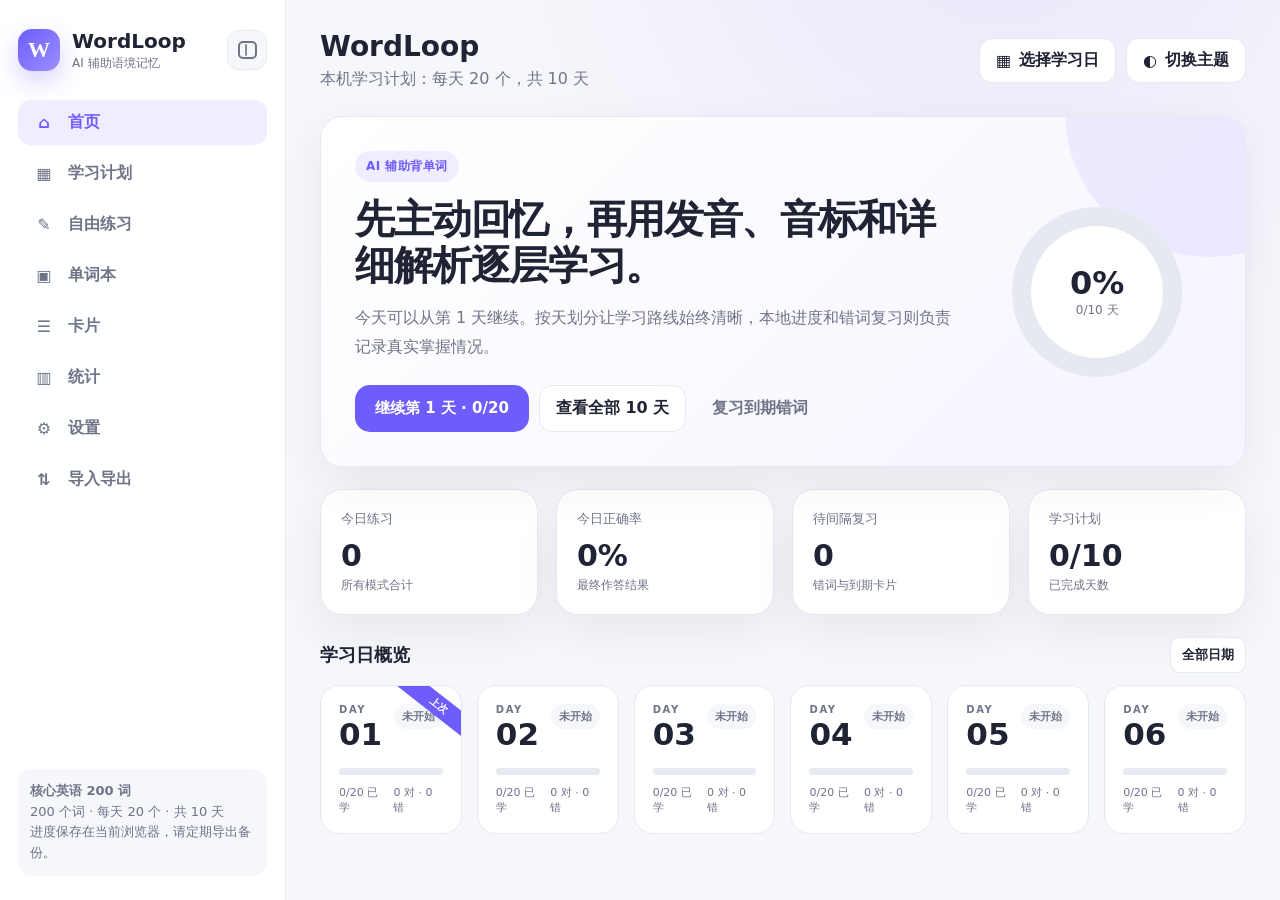
<file: index.html>
<!DOCTYPE html>
<html lang="zh-CN">
<head>
  <meta charset="UTF-8" />
  <meta name="viewport" content="width=device-width, initial-scale=1.0, viewport-fit=cover" />
  <meta name="theme-color" content="#6d5dfc" />
  <title>WordLoop v3.3 - AI 辅助语境记忆</title>
  <link rel="stylesheet" href="styles.css" />
</head>
<body>
  <div id="app"></div>
  <div id="toast" class="toast" role="status" aria-live="polite"></div>
  <input id="fileInput" type="file" accept=".json,.csv" hidden />
  <script src="app.js"></script>
  <script src="enhancements.js"></script>
  <script src="plan_v3.js"></script>
</body>
</html>
</file>
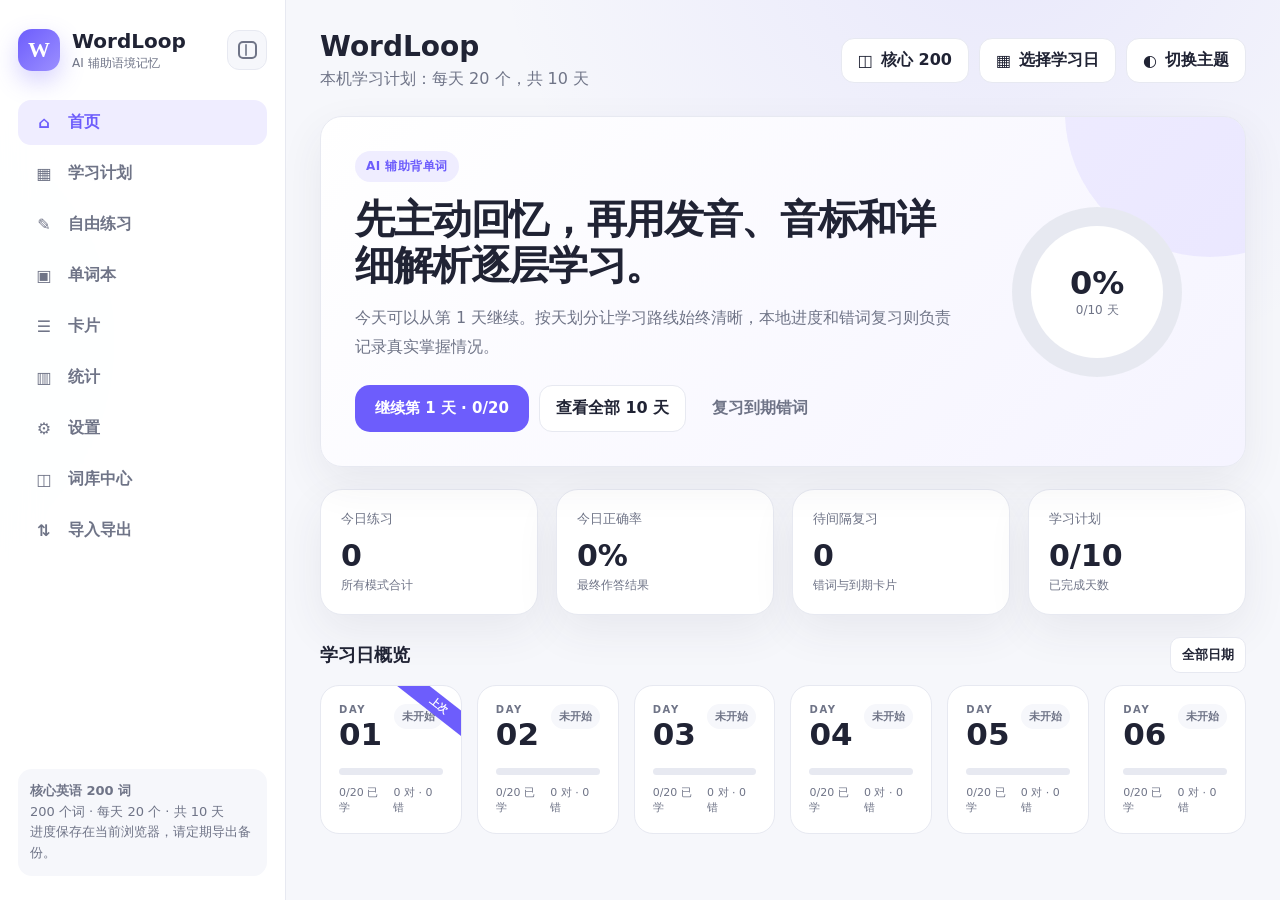
<file: public/index.html>
<!DOCTYPE html>
<html lang="zh-CN">
<head>
  <meta charset="UTF-8" />
  <meta name="viewport" content="width=device-width, initial-scale=1.0, viewport-fit=cover" />
  <meta name="theme-color" content="#6d5dfc" />
  <title>WordLoop v4.2.1 - CET-6 与考研英语语境记忆</title>
  <link rel="stylesheet" href="styles.css?v=4.2.1" />
  <link rel="stylesheet" href="lexicon_v4.css?v=4.2.1" />
</head>
<body>
  <div id="app"></div>
  <div id="toast" class="toast" role="status" aria-live="polite"></div>
  <input id="fileInput" type="file" accept=".json,.csv" hidden />
  <script src="app.js?v=4.2.1"></script>
  <script src="enhancements.js?v=4.2.1"></script>
  <script src="plan_v3.js?v=4.2.1"></script>
  <script src="lexicon_v4.js?v=4.2.1"></script>
</body>
</html>
</file>
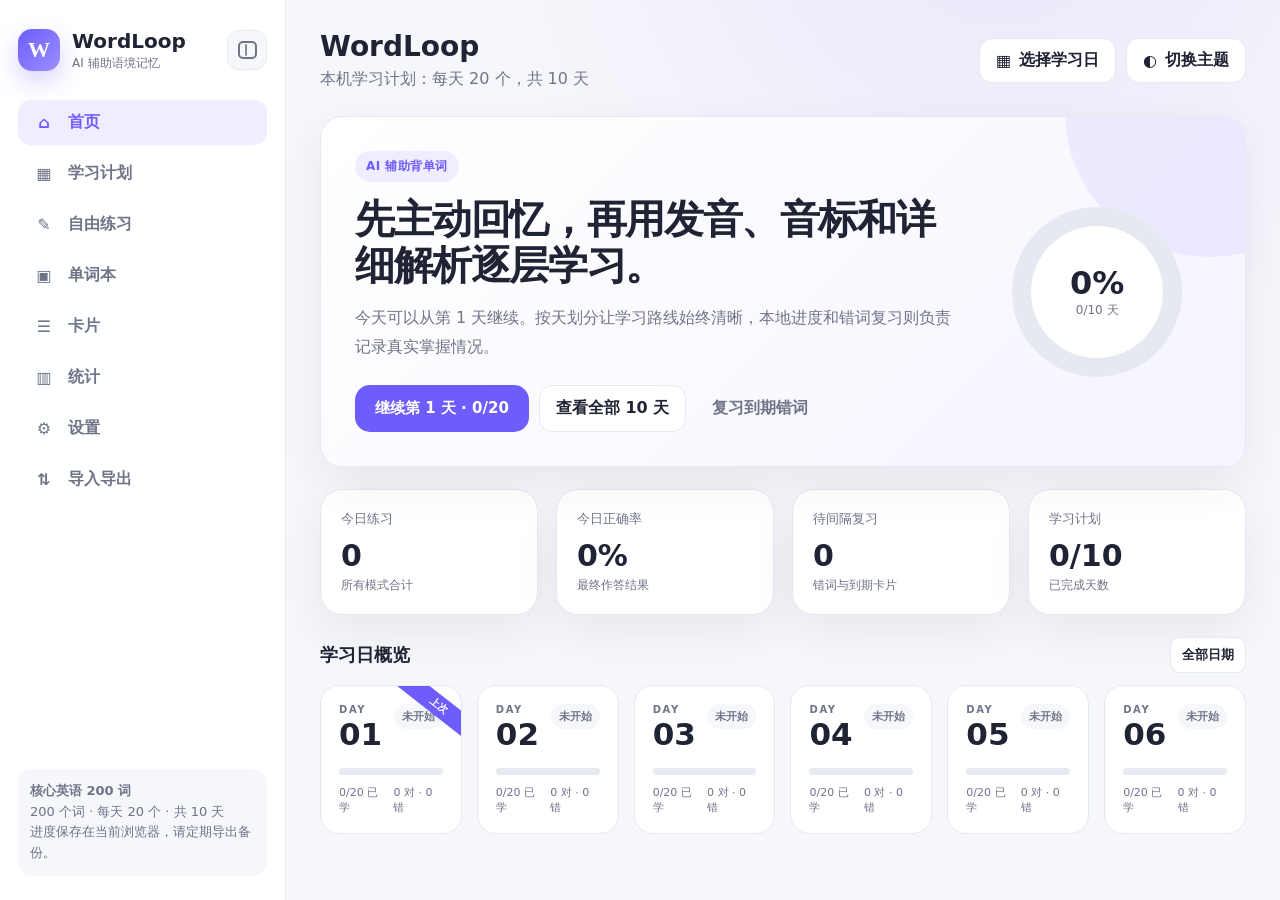
<file: WordLoop_standalone_v3.4.html>
<!DOCTYPE html>
<html lang="zh-CN">
<head>
  <meta charset="UTF-8" />
  <meta name="viewport" content="width=device-width, initial-scale=1.0, viewport-fit=cover" />
  <meta name="theme-color" content="#6d5dfc" />
  <title>WordLoop v3.3 - AI 辅助语境记忆</title>
  <style>

:root{
  --bg:#f6f7fb; --panel:#fff; --text:#202334; --muted:#6f7487; --line:#e7e9f1;
  --primary:#6d5dfc; --primary-2:#5849e8; --primary-soft:#efedff;
  --success:#19a974; --success-soft:#e9f8f2; --danger:#e15555; --danger-soft:#fff0f0;
  --warning:#c58616; --warning-soft:#fff7e8; --shadow:0 14px 40px rgba(43,48,79,.08);
  --radius:22px; --radius-sm:14px;
}
*{box-sizing:border-box}
html,body{margin:0;min-height:100%;font-family:Inter,ui-sans-serif,system-ui,-apple-system,BlinkMacSystemFont,"Segoe UI","PingFang SC","Microsoft YaHei",sans-serif;background:var(--bg);color:var(--text)}
button,input,select,textarea{font:inherit}
button{cursor:pointer}
a{color:inherit;text-decoration:none}
body.dark{
  --bg:#11131a; --panel:#191c26; --text:#f1f3f8; --muted:#a6abba; --line:#2b3040;
  --primary-soft:#292542; --success-soft:#17382e; --danger-soft:#3d2327; --warning-soft:#3d3118;
  --shadow:0 14px 40px rgba(0,0,0,.28);
}
.app-shell{min-height:100vh;display:grid;grid-template-columns:245px 1fr}
.sidebar{position:sticky;top:0;height:100vh;padding:24px 18px;border-right:1px solid var(--line);background:var(--panel);display:flex;flex-direction:column;gap:24px}
.brand{display:flex;align-items:center;gap:12px;padding:4px 8px}
.logo{width:42px;height:42px;border-radius:14px;display:grid;place-items:center;color:white;font-weight:800;background:linear-gradient(135deg,var(--primary),#9b8fff);box-shadow:0 10px 24px rgba(109,93,252,.28)}
.brand h1{font-size:20px;margin:0}.brand p{font-size:12px;margin:2px 0 0;color:var(--muted)}
.nav{display:flex;flex-direction:column;gap:6px}
.nav a{display:flex;align-items:center;gap:12px;padding:12px 14px;border-radius:13px;color:var(--muted);font-weight:650}
.nav a:hover,.nav a.active{background:var(--primary-soft);color:var(--primary)}
.nav .icon{width:24px;text-align:center}
.sidebar-footer{margin-top:auto;padding:12px;border-radius:14px;background:var(--bg);color:var(--muted);font-size:13px;line-height:1.6}
.main{padding:30px 34px 60px;min-width:0}
.topbar{display:flex;align-items:center;justify-content:space-between;margin-bottom:26px;gap:16px}
.page-title h2{margin:0;font-size:28px}.page-title p{margin:6px 0 0;color:var(--muted)}
.top-actions{display:flex;gap:10px;align-items:center}
.btn{border:0;border-radius:13px;padding:11px 16px;font-weight:700;transition:.18s ease;display:inline-flex;align-items:center;justify-content:center;gap:8px}
.btn:active{transform:translateY(1px)}
.btn-primary{background:var(--primary);color:white}.btn-primary:hover{background:var(--primary-2)}
.btn-secondary{background:var(--panel);color:var(--text);border:1px solid var(--line)}
.btn-danger{background:var(--danger);color:white}.btn-ghost{background:transparent;color:var(--muted)}
.btn-small{padding:8px 11px;border-radius:10px;font-size:13px}
.grid{display:grid;gap:18px}.grid-4{grid-template-columns:repeat(4,minmax(0,1fr))}.grid-3{grid-template-columns:repeat(3,minmax(0,1fr))}.grid-2{grid-template-columns:repeat(2,minmax(0,1fr))}
.card{background:var(--panel);border:1px solid var(--line);border-radius:var(--radius);box-shadow:var(--shadow)}
.stat{padding:20px}.stat .label{color:var(--muted);font-size:13px}.stat .value{font-size:30px;font-weight:800;margin-top:10px}.stat .hint{color:var(--muted);font-size:12px;margin-top:4px}
.hero{padding:28px;display:grid;grid-template-columns:1.3fr .7fr;align-items:center;gap:24px;background:linear-gradient(135deg,var(--panel),var(--primary-soft))}
.hero h3{font-size:30px;margin:0 0 12px}.hero p{color:var(--muted);line-height:1.8;margin:0 0 22px}.hero-actions{display:flex;flex-wrap:wrap;gap:10px}
.hero-visual{display:grid;place-items:center}.ring{width:170px;height:170px;border-radius:50%;background:conic-gradient(var(--primary) var(--progress,0%),var(--line) 0);display:grid;place-items:center}
.ring::before{content:"";position:absolute}.ring-inner{width:132px;height:132px;border-radius:50%;background:var(--panel);display:grid;place-items:center;text-align:center}.ring-inner strong{font-size:32px}.ring-inner span{display:block;color:var(--muted);font-size:12px}
.section{margin-top:22px}.section-head{display:flex;align-items:center;justify-content:space-between;margin-bottom:12px}.section-head h3{margin:0;font-size:18px}
.list{overflow:hidden}.list-row{display:grid;grid-template-columns:1.4fr .8fr .8fr auto;gap:14px;padding:16px 18px;border-top:1px solid var(--line);align-items:center}.list-row:first-child{border-top:0}.list-row .title{font-weight:750}.meta{color:var(--muted);font-size:13px}
.badge{display:inline-flex;align-items:center;border-radius:999px;padding:6px 10px;font-size:12px;font-weight:750;background:var(--primary-soft);color:var(--primary)}
.badge.green{background:var(--success-soft);color:var(--success)}.badge.red{background:var(--danger-soft);color:var(--danger)}.badge.amber{background:var(--warning-soft);color:var(--warning)}
.toolbar{display:flex;gap:10px;flex-wrap:wrap;margin-bottom:16px}.search{flex:1;min-width:220px}
.input,.select,.textarea{width:100%;border:1px solid var(--line);background:var(--panel);color:var(--text);border-radius:13px;padding:12px 14px;outline:none}.input:focus,.select:focus,.textarea:focus{border-color:var(--primary);box-shadow:0 0 0 4px var(--primary-soft)}
.table-wrap{overflow:auto}.table{width:100%;border-collapse:collapse}.table th,.table td{text-align:left;padding:14px 16px;border-top:1px solid var(--line);vertical-align:top}.table th{color:var(--muted);font-size:12px;text-transform:uppercase;letter-spacing:.06em}.table tr:first-child th{border-top:0}.actions{display:flex;gap:7px;flex-wrap:wrap}
.empty{padding:42px;text-align:center;color:var(--muted)}
.practice-wrap{max-width:780px;margin:0 auto}.practice-top{display:flex;justify-content:space-between;gap:12px;align-items:center;margin-bottom:18px}
.progress{height:9px;border-radius:999px;background:var(--line);overflow:hidden;flex:1}.progress>span{display:block;height:100%;background:var(--primary);width:0;transition:.25s}
.practice-card{padding:36px;text-align:center}.practice-kicker{color:var(--muted);font-size:14px}.prompt-cn{font-size:19px;line-height:1.7;margin-top:14px;color:var(--muted)}.sentence{font-size:36px;line-height:1.45;font-weight:780;margin:26px 0;word-break:break-word}
.blank{display:inline-block;min-width:150px;border-bottom:4px solid var(--primary);color:var(--primary)}
.answer-box{max-width:540px;margin:0 auto}.answer-input{font-size:24px;text-align:center;padding:15px 18px}.answer-input.correct{border-color:var(--success);background:var(--success-soft)}.answer-input.wrong{border-color:var(--danger);background:var(--danger-soft);animation:shake .22s linear}
.feedback{min-height:74px;margin-top:18px}.feedback.success{color:var(--success)}.feedback.error{color:var(--danger)}.feedback .full-sentence{font-size:22px;font-weight:750}.feedback .details{margin-top:8px;color:var(--muted)}
.practice-actions{display:flex;gap:10px;justify-content:center;flex-wrap:wrap;margin-top:18px}.shortcut{margin-top:22px;color:var(--muted);font-size:12px}
@keyframes shake{0%,100%{transform:translateX(0)}25%{transform:translateX(-6px)}75%{transform:translateX(6px)}}
.form-card{padding:24px}.form-grid{display:grid;grid-template-columns:repeat(2,minmax(0,1fr));gap:16px}.field label{display:block;margin-bottom:7px;font-weight:700;font-size:13px}.field small{display:block;margin-top:5px;color:var(--muted)}.field.full{grid-column:1/-1}
.tabs{display:flex;gap:8px;margin-bottom:18px}.tab{padding:10px 14px;border-radius:11px;border:1px solid var(--line);background:var(--panel);color:var(--muted);font-weight:700}.tab.active{background:var(--primary-soft);color:var(--primary);border-color:transparent}
.chart{padding:20px}.bars{display:flex;align-items:end;gap:10px;height:170px;padding-top:20px}.bar-col{flex:1;text-align:center}.bar{width:100%;min-height:4px;background:var(--primary);border-radius:9px 9px 3px 3px}.bar-label{margin-top:8px;color:var(--muted);font-size:11px}
.import-box{padding:28px;border:2px dashed var(--line);border-radius:18px;text-align:center;background:var(--panel)}.import-box h3{margin-top:0}.code-note{font-family:ui-monospace,SFMono-Regular,Menlo,monospace;font-size:12px;background:var(--bg);padding:12px;border-radius:12px;overflow:auto}
.setting-row{display:flex;justify-content:space-between;gap:20px;align-items:center;padding:18px;border-top:1px solid var(--line)}.setting-row:first-child{border-top:0}.setting-row .desc{color:var(--muted);font-size:13px;margin-top:5px}.switch{position:relative;width:48px;height:28px}.switch input{display:none}.slider{position:absolute;inset:0;border-radius:999px;background:var(--line);transition:.2s}.slider:after{content:"";position:absolute;width:22px;height:22px;left:3px;top:3px;border-radius:50%;background:#fff;box-shadow:0 2px 8px rgba(0,0,0,.2);transition:.2s}.switch input:checked+.slider{background:var(--primary)}.switch input:checked+.slider:after{transform:translateX(20px)}
.toast{position:fixed;right:24px;bottom:24px;background:#202334;color:white;padding:13px 16px;border-radius:12px;opacity:0;transform:translateY(12px);pointer-events:none;transition:.22s;z-index:50;max-width:340px}.toast.show{opacity:1;transform:translateY(0)}
.modal-backdrop{position:fixed;inset:0;background:rgba(0,0,0,.35);display:grid;place-items:center;padding:20px;z-index:40}.modal{width:min(680px,100%);max-height:90vh;overflow:auto;background:var(--panel);border-radius:22px;border:1px solid var(--line);padding:24px;box-shadow:var(--shadow)}.modal h3{margin-top:0}.modal-actions{display:flex;justify-content:flex-end;gap:10px;margin-top:20px}
.mobile-nav{display:none}
@media(max-width:1000px){.grid-4{grid-template-columns:repeat(2,1fr)}.grid-3{grid-template-columns:1fr}.hero{grid-template-columns:1fr}.hero-visual{display:none}.list-row{grid-template-columns:1fr .7fr auto}.list-row>:nth-child(3){display:none}}
@media(max-width:760px){
  .app-shell{display:block}.sidebar{display:none}.main{padding:20px 16px 90px}.topbar{align-items:flex-start}.page-title h2{font-size:24px}.top-actions .label-hide{display:none}
  .grid-4,.grid-2,.form-grid{grid-template-columns:1fr}.sentence{font-size:28px}.practice-card{padding:24px 18px}.answer-input{font-size:20px}
  .mobile-nav{display:grid;grid-template-columns:repeat(6,1fr);position:fixed;left:0;right:0;bottom:0;background:var(--panel);border-top:1px solid var(--line);z-index:30;padding-bottom:env(safe-area-inset-bottom)}
  .mobile-nav a{padding:10px 4px;text-align:center;color:var(--muted);font-size:10px}.mobile-nav a span{display:block;font-size:19px;margin-bottom:2px}.mobile-nav a.active{color:var(--primary)}
  .list-row{grid-template-columns:1fr auto}.list-row>:nth-child(2),.list-row>:nth-child(3){display:none}.table th:nth-child(3),.table td:nth-child(3),.table th:nth-child(4),.table td:nth-child(4){display:none}
}


.practice-wrap{max-width:920px}.practice-card{overflow:hidden}
.hint-main{min-width:135px}.hint-status{max-width:650px;margin:14px auto 0;padding:12px 14px;border-radius:13px;background:var(--warning-soft);color:var(--warning);line-height:1.65;text-align:left}
.hint-ladder{display:flex;justify-content:center;align-items:center;gap:10px;margin-top:18px;color:var(--muted);font-size:12px}.hint-ladder span{padding:5px 9px;border-radius:999px;background:var(--bg)}.hint-ladder span.done{background:var(--primary-soft);color:var(--primary);font-weight:750}.hint-ladder i{font-style:normal;color:var(--line)}
.learning-panel{margin:26px -10px 0;padding:24px;border:1px solid var(--line);border-radius:18px;background:var(--bg);text-align:left}.learning-panel.learn-correct{border-color:rgba(25,169,116,.28)}.learning-panel.learn-revealed{border-color:rgba(197,134,22,.35)}
.learning-head{display:flex;align-items:flex-start;justify-content:space-between;gap:20px;padding-bottom:18px;border-bottom:1px solid var(--line)}.learning-label{font-size:12px;font-weight:800;color:var(--success);text-transform:uppercase;letter-spacing:.08em}.learn-revealed .learning-label{color:var(--warning)}.word-title{font-size:30px;font-weight:850;margin-top:7px}.word-title span{font-size:17px;font-weight:600;color:var(--muted);margin-left:8px}.word-meaning{margin-top:7px;color:var(--muted)}
.learning-grid{display:grid;grid-template-columns:repeat(2,minmax(0,1fr));gap:14px;margin-top:16px}.learn-block{padding:16px;border:1px solid var(--line);border-radius:15px;background:var(--panel)}.learn-block.full{grid-column:1/-1}.learn-block h4{margin:0 0 10px;font-size:13px;color:var(--muted)}.learn-block p{margin:0;line-height:1.75}.learn-sentence{font-size:21px;font-weight:750;line-height:1.6}.learn-translation{color:var(--muted);margin-top:7px;line-height:1.6}
.chip-row{display:flex;flex-wrap:wrap;gap:8px}.learn-chip{display:inline-flex;padding:7px 10px;border-radius:999px;background:var(--primary-soft);color:var(--primary);font-size:13px;font-weight:700}
.accepted-line{display:grid;grid-template-columns:52px 1fr;gap:10px;align-items:start;padding:10px 0;border-top:1px dashed var(--line);line-height:1.55}.accepted-line:first-of-type{border-top:0}.accepted-line span{display:inline-flex;justify-content:center;padding:4px 7px;border-radius:999px;background:var(--success-soft);color:var(--success);font-size:11px;font-weight:800}
.related-line{display:grid;grid-template-columns:minmax(120px,.35fr) 1fr;gap:14px;padding:10px 0;border-top:1px dashed var(--line)}.related-line:first-of-type{border-top:0}.related-line span{color:var(--muted);line-height:1.6}.example-line{padding:12px 0;border-top:1px dashed var(--line)}.example-line:first-of-type{border-top:0}.example-line div{font-weight:700;line-height:1.55}.example-line span{display:block;color:var(--muted);margin-top:5px}.hint-rule{line-height:1.9;color:var(--muted)}.hint-rule b{color:var(--text)}
@media(max-width:760px){.learning-panel{margin:22px -4px 0;padding:16px}.learning-head{display:block}.learning-head .actions{margin-top:12px}.learning-grid{grid-template-columns:1fr}.learn-block.full{grid-column:auto}.word-title{font-size:25px}.word-title span{display:block;margin:5px 0 0}.related-line{grid-template-columns:1fr;gap:4px}.learn-sentence{font-size:18px}}

/* ===== WordLoop v3: day plan and visual redesign ===== */
:root{
  --surface-glow:rgba(109,93,252,.10);
  --cyan-soft:#eaf9fb;
}
body{background:
  radial-gradient(circle at 78% -12%,var(--surface-glow),transparent 36%),
  radial-gradient(circle at -10% 38%,rgba(31,184,205,.07),transparent 28%),var(--bg)}
.sidebar{background:color-mix(in srgb,var(--panel) 94%,transparent);backdrop-filter:blur(18px)}
.logo{font-family:Georgia,serif;font-size:22px}
.main{max-width:1540px;width:100%;margin:0 auto}
.card{box-shadow:0 16px 44px rgba(47,52,84,.075)}
.btn-large{padding:14px 20px;border-radius:15px;font-size:15px}
.hero-badge{display:inline-flex;padding:7px 11px;border-radius:999px;background:var(--primary-soft);color:var(--primary);font-size:12px;font-weight:850;letter-spacing:.04em;margin-bottom:14px}
.welcome,.plan-hero{padding:34px;display:grid;grid-template-columns:minmax(0,1.45fr) minmax(190px,.55fr);align-items:center;gap:28px;overflow:hidden;position:relative;background:linear-gradient(135deg,var(--panel),color-mix(in srgb,var(--primary-soft) 62%,var(--panel)))}
.welcome:after,.plan-hero:after{content:"";position:absolute;width:290px;height:290px;border-radius:50%;right:-110px;top:-150px;background:rgba(109,93,252,.09)}
.welcome-copy,.plan-hero>div{position:relative;z-index:1}.welcome h3,.plan-hero h3{font-size:clamp(28px,3.1vw,45px);line-height:1.17;letter-spacing:-.035em;margin:0 0 14px;max-width:800px}.welcome p,.plan-hero p{font-size:16px;line-height:1.85;color:var(--muted);max-width:760px;margin:0 0 23px}
.plan-orbit,.plan-score{display:grid;place-items:center;position:relative;z-index:1}.plan-score strong{font-size:70px;line-height:1;color:var(--primary)}.plan-score span{margin-top:8px;color:var(--muted);font-weight:700}
.day-grid{display:grid;grid-template-columns:repeat(4,minmax(0,1fr));gap:15px}.day-grid.compact{grid-template-columns:repeat(6,minmax(0,1fr))}
.day-card{background:var(--panel);border:1px solid var(--line);border-radius:19px;padding:18px;transition:.18s ease;position:relative;overflow:hidden}.day-card:hover{transform:translateY(-3px);box-shadow:var(--shadow);border-color:color-mix(in srgb,var(--primary) 28%,var(--line))}.day-card.active{border-color:rgba(109,93,252,.38);background:linear-gradient(145deg,var(--panel),var(--primary-soft))}.day-card.done{border-color:rgba(25,169,116,.25);background:linear-gradient(145deg,var(--panel),var(--success-soft))}.day-card.last-day:before{content:"上次";position:absolute;right:-24px;top:10px;transform:rotate(38deg);width:86px;text-align:center;padding:3px;background:var(--primary);color:#fff;font-size:10px;font-weight:800}
.day-card-top{display:flex;justify-content:space-between;align-items:flex-start}.day-card-top>div{display:flex;flex-direction:column}.day-eyebrow{font-size:10px;letter-spacing:.16em;color:var(--muted);font-weight:900}.day-card-top strong{font-size:31px;line-height:1.1;margin-top:2px}.day-status{font-size:11px;font-weight:800;padding:5px 8px;border-radius:999px;background:var(--bg);color:var(--muted)}.day-card.active .day-status{color:var(--primary);background:var(--primary-soft)}.day-card.done .day-status{color:var(--success);background:var(--success-soft)}
.day-progress{height:7px;background:var(--line);border-radius:99px;overflow:hidden;margin:17px 0 10px}.day-progress span{display:block;height:100%;border-radius:99px;background:var(--primary)}.day-card.done .day-progress span{background:var(--success)}.day-numbers{display:flex;justify-content:space-between;gap:8px;font-size:11px;color:var(--muted)}.day-card-actions{margin-top:15px}.day-card-actions .btn{width:100%}.plan-legend{font-size:12px;color:var(--muted);display:flex;align-items:center;gap:6px}.dot{width:9px;height:9px;border-radius:50%;background:var(--line);display:inline-block;margin-left:10px}.dot.active{background:var(--primary)}.dot.done{background:var(--success)}
.day-detail-head{padding:30px;display:grid;grid-template-columns:1fr auto;gap:26px;align-items:end;background:linear-gradient(140deg,var(--panel),var(--primary-soft))}.back-link{font-size:13px;color:var(--muted)}.day-title{display:flex;align-items:end;gap:9px;margin-top:20px}.day-title span{font-size:12px;letter-spacing:.18em;color:var(--primary);font-weight:900;margin-bottom:7px}.day-title strong{font-size:64px;line-height:.8}.day-detail-head h3{font-size:25px;margin:20px 0 7px}.day-detail-head p{color:var(--muted);margin:0}.day-detail-actions{display:flex;flex-direction:column;min-width:190px;gap:9px}
.day-word-list{overflow:hidden}.day-word-row{display:grid;grid-template-columns:38px minmax(0,1fr) auto;align-items:center;gap:14px;padding:16px 20px;border-top:1px solid var(--line)}.day-word-row:first-child{border-top:0}.word-order{width:30px;height:30px;border-radius:10px;background:var(--bg);display:grid;place-items:center;color:var(--muted);font-size:12px;font-weight:800}.day-word-row strong{font-size:17px}.day-word-row>div>span{margin-left:10px;color:var(--muted);font-size:13px}.day-word-row p{margin:4px 0 0;color:var(--muted);font-size:13px}.word-state{font-size:11px;font-weight:800;padding:6px 9px;border-radius:999px;background:var(--bg);color:var(--muted)}.word-state.correct{background:var(--success-soft);color:var(--success)}.word-state.wrong{background:var(--danger-soft);color:var(--danger)}.word-state.studied{background:var(--primary-soft);color:var(--primary)}
.plan-settings-strip{padding:18px 22px;margin-bottom:18px;display:flex;align-items:center;justify-content:space-between;gap:18px}.plan-settings-strip>div{display:flex;flex-direction:column;gap:5px}.plan-settings-strip span{color:var(--muted);font-size:13px}
.practice-card{border-radius:28px;padding:42px 38px;background:linear-gradient(180deg,var(--panel),color-mix(in srgb,var(--panel) 94%,var(--primary-soft)))}
.practice-kicker{display:flex;justify-content:center;align-items:center;gap:8px;font-weight:750}.practice-day-tag{display:inline-flex;padding:6px 9px;border-radius:999px;background:var(--primary-soft);color:var(--primary);font-size:12px}
.prompt-cn{font-size:clamp(27px,3.45vw,39px)!important;line-height:1.52!important;font-weight:750!important;color:var(--text)!important;letter-spacing:.005em;margin:27px auto 15px!important;max-width:900px}
.sentence{font-size:clamp(28px,3.6vw,41px)!important;line-height:1.5!important;font-weight:760!important;letter-spacing:-.018em;margin:18px auto 30px!important;max-width:920px}
.blank{min-width:clamp(130px,22vw,250px);border-bottom-width:3px;padding:0 8px 3px}
.answer-box{max-width:650px}.answer-input{font-size:clamp(21px,2.5vw,28px);padding:17px 20px;border-radius:17px}
.learning-panel{margin-top:28px;text-align:left}.learn-sentence{font-size:clamp(23px,2.6vw,31px)}.learn-translation{font-size:clamp(21px,2.35vw,28px)!important;line-height:1.65;margin-top:10px;color:var(--text)!important;opacity:.84}
.practice-actions{margin-top:25px}.hint-ladder{margin-top:20px}
body.dark .welcome,body.dark .plan-hero,body.dark .day-detail-head{background:linear-gradient(135deg,var(--panel),#242039)}
@media(max-width:1200px){.day-grid{grid-template-columns:repeat(3,1fr)}.day-grid.compact{grid-template-columns:repeat(3,1fr)}}
@media(max-width:760px){.welcome,.plan-hero,.day-detail-head{grid-template-columns:1fr;padding:25px 20px}.plan-orbit,.plan-score{display:none}.welcome h3,.plan-hero h3{font-size:30px}.day-grid,.day-grid.compact{grid-template-columns:repeat(2,minmax(0,1fr));gap:10px}.day-card{padding:14px}.day-detail-actions{min-width:0}.day-word-row{grid-template-columns:32px 1fr}.word-state{grid-column:2;justify-self:start}.practice-card{padding:28px 15px}.prompt-cn{font-size:clamp(25px,7vw,33px)!important}.sentence{font-size:clamp(25px,7.1vw,34px)!important}.plan-settings-strip{align-items:flex-start;flex-direction:column}.plan-legend{display:none}}

/* v3.4：ChatGPT 风格侧栏开合 + 横向上一题/下一题。 */
.app-shell{
  --sidebar-size:286px;
  grid-template-columns:var(--sidebar-size) 1fr;
  transition:grid-template-columns .2s ease;
}
.app-shell.sidebar-collapsed{
  --sidebar-size:76px;
  grid-template-columns:var(--sidebar-size) 1fr;
}
.sidebar{
  width:var(--sidebar-size);
  overflow:hidden;
  transition:width .2s ease,padding .2s ease;
}
.sidebar-head{
  min-height:52px;
  display:flex;
  align-items:center;
  min-width:0;
}
.sidebar-head-expanded{
  justify-content:space-between;
  gap:14px;
}
.sidebar-head-expanded .brand{
  min-width:0;
  flex:1;
  padding:2px 0;
}
.sidebar-head-expanded .brand-copy{
  min-width:0;
}
.sidebar-head-expanded .brand h1,
.sidebar-head-expanded .brand p{
  white-space:nowrap;
}
.sidebar-toggle{
  flex:0 0 auto;
  width:40px;
  height:40px;
  border:1px solid var(--line);
  border-radius:12px;
  background:var(--bg);
  color:var(--muted);
  display:grid;
  place-items:center;
  cursor:pointer;
  transition:background .18s ease,border-color .18s ease,color .18s ease,transform .18s ease;
}
.sidebar-toggle:hover{
  color:var(--primary);
  border-color:color-mix(in srgb,var(--primary) 32%,var(--line));
  background:var(--primary-soft);
  transform:translateX(-1px);
}
.sidebar-toggle:focus-visible,
.collapsed-brand-toggle:focus-visible{
  outline:3px solid color-mix(in srgb,var(--primary) 28%,transparent);
  outline-offset:3px;
}
.sidebar-panel-icon{
  width:19px;
  height:18px;
  border:2px solid currentColor;
  border-radius:5px;
  display:block;
  position:relative;
}
.sidebar-panel-icon::before{
  content:"";
  position:absolute;
  left:5px;
  top:1px;
  bottom:1px;
  width:2px;
  border-radius:2px;
  background:currentColor;
  opacity:.8;
}
.sidebar-head-collapsed{
  justify-content:center;
}
.collapsed-brand-toggle{
  width:48px;
  height:48px;
  padding:0;
  border:0;
  border-radius:15px;
  color:#fff;
  background:linear-gradient(135deg,var(--primary),#9b8fff);
  box-shadow:0 10px 24px rgba(109,93,252,.28);
  display:grid;
  place-items:center;
  cursor:pointer;
  position:relative;
  transition:background .18s ease,box-shadow .18s ease,transform .18s ease,color .18s ease;
}
.collapsed-brand-toggle:hover{
  color:var(--primary);
  background:var(--primary-soft);
  box-shadow:none;
  transform:translateY(-1px);
}
.collapsed-logo-letter{
  font-size:24px;
  line-height:1;
  font-weight:850;
  transition:opacity .14s ease,transform .14s ease;
}
.collapsed-brand-toggle .sidebar-panel-icon{
  position:absolute;
  opacity:0;
  transform:scale(.8);
  transition:opacity .14s ease,transform .14s ease;
}
.collapsed-brand-toggle:hover .collapsed-logo-letter,
.collapsed-brand-toggle:focus-visible .collapsed-logo-letter{
  opacity:0;
  transform:scale(.8);
}
.collapsed-brand-toggle:hover .sidebar-panel-icon,
.collapsed-brand-toggle:focus-visible .sidebar-panel-icon{
  opacity:1;
  transform:scale(1);
}
.app-shell.sidebar-collapsed .sidebar{
  padding-left:10px;
  padding-right:10px;
  gap:20px;
}
.app-shell.sidebar-collapsed .brand-copy,
.app-shell.sidebar-collapsed .nav-label,
.app-shell.sidebar-collapsed .sidebar-footer{
  display:none;
}
.app-shell.sidebar-collapsed .nav a{
  justify-content:center;
  padding:12px 8px;
}
.app-shell.sidebar-collapsed .nav .icon{
  width:auto;
  font-size:19px;
}

/* 宽屏解析页快捷导航：文字横向显示，避免竖排阅读方向问题。 */
.practice-side-nav{
  position:fixed;
  top:50%;
  transform:translateY(-50%);
  z-index:24;
  width:116px;
  min-height:72px;
  padding:12px 14px;
  border:1px solid color-mix(in srgb,var(--primary) 32%,var(--line));
  border-radius:20px;
  background:linear-gradient(180deg,var(--panel),var(--primary-soft));
  color:var(--primary);
  box-shadow:0 18px 46px rgba(65,54,180,.18);
  display:grid;
  grid-template-columns:1fr;
  place-items:center;
  gap:5px;
  font-weight:850;
  cursor:pointer;
  transition:transform .18s ease,box-shadow .18s ease,background .18s ease;
}
.practice-side-prev{
  left:calc(var(--sidebar-size) + 22px);
}
.practice-side-next{
  right:24px;
}
.practice-side-nav:hover{
  box-shadow:0 22px 54px rgba(65,54,180,.25);
  background:linear-gradient(180deg,var(--primary-soft),color-mix(in srgb,var(--primary-soft) 72%,var(--panel)));
}
.practice-side-prev:hover{
  transform:translateY(-50%) translateX(4px);
}
.practice-side-next:hover{
  transform:translateY(-50%) translateX(-4px);
}
.practice-side-nav:focus-visible{
  outline:3px solid color-mix(in srgb,var(--primary) 35%,transparent);
  outline-offset:4px;
}
.practice-side-nav .side-nav-label{
  writing-mode:horizontal-tb;
  transform:none;
  letter-spacing:.02em;
  font-size:15px;
  white-space:nowrap;
}
.practice-side-nav .side-nav-arrow{
  font-size:23px;
  line-height:1;
}
.practice-side-nav small{
  font-size:10px;
  color:var(--muted);
  font-weight:750;
  letter-spacing:.02em;
}
body.dark .practice-side-nav{
  background:linear-gradient(180deg,var(--panel),#292542);
  box-shadow:0 18px 46px rgba(0,0,0,.34);
}
body.dark .collapsed-brand-toggle:hover{
  background:#292542;
}
@media(max-width:1519px){
  .practice-side-nav{display:none}
}
@media(max-width:760px){
  .app-shell,.app-shell.sidebar-collapsed{display:block}
  .sidebar{display:none}
}


</style>
</head>
<body>
  <div id="app"></div>
  <div id="toast" class="toast" role="status" aria-live="polite"></div>
  <input id="fileInput" type="file" accept=".json,.csv" hidden />
  <script>

const APP_KEY = "wordloop_local_v1";

const icons = {
  dashboard:"⌂", practice:"✎", decks:"▣", cards:"☰", stats:"▥", settings:"⚙", import:"⇅"
};

const seedCards = [{"deck": "四级核心词汇", "type": "cloze", "word": "commute", "pronunciation": "/kəˈmjuːt/", "partOfSpeech": "v.", "meaningZh": "通勤", "sentenceEn": "I usually commute to work by subway.", "sentenceZh": "我通常乘地铁通勤上班。", "clozePrefix": "I usually ", "clozeAnswer": "commute", "clozeSuffix": " to work by subway.", "acceptedAnswers": ["commute"], "tags": ["日常", "交通"]}, {"deck": "四级核心词汇", "type": "cloze", "word": "maintain", "pronunciation": "/meɪnˈteɪn/", "partOfSpeech": "v.", "meaningZh": "维持；维护", "sentenceEn": "Regular exercise helps maintain good health.", "sentenceZh": "规律锻炼有助于保持健康。", "clozePrefix": "Regular exercise helps ", "clozeAnswer": "maintain", "clozeSuffix": " good health.", "acceptedAnswers": ["maintain"], "tags": ["健康"]}, {"deck": "四级核心词汇", "type": "cloze", "word": "efficient", "pronunciation": "/ɪˈfɪʃənt/", "partOfSpeech": "adj.", "meaningZh": "高效的", "sentenceEn": "This is a more efficient way to solve the problem.", "sentenceZh": "这是解决这个问题更高效的方法。", "clozePrefix": "This is a more ", "clozeAnswer": "efficient", "clozeSuffix": " way to solve the problem.", "acceptedAnswers": ["efficient"], "tags": ["学习", "工作"]}, {"deck": "四级核心词汇", "type": "cloze", "word": "available", "pronunciation": "/əˈveɪləbl/", "partOfSpeech": "adj.", "meaningZh": "可获得的；有空的", "sentenceEn": "The report is available online.", "sentenceZh": "这份报告可以在网上获取。", "clozePrefix": "The report is ", "clozeAnswer": "available", "clozeSuffix": " online.", "acceptedAnswers": ["available"], "tags": ["学术"]}, {"deck": "四级核心词汇", "type": "cloze", "word": "respond", "pronunciation": "/rɪˈspɒnd/", "partOfSpeech": "v.", "meaningZh": "回应", "sentenceEn": "Please respond to the email before Friday.", "sentenceZh": "请在周五之前回复这封邮件。", "clozePrefix": "Please ", "clozeAnswer": "respond", "clozeSuffix": " to the email before Friday.", "acceptedAnswers": ["respond", "reply"], "tags": ["工作", "邮件"]}, {"deck": "四级核心词汇", "type": "cloze", "word": "improve", "pronunciation": "/ɪmˈpruːv/", "partOfSpeech": "v.", "meaningZh": "改善；提高", "sentenceEn": "Reading every day can improve your vocabulary.", "sentenceZh": "每天阅读可以提高你的词汇量。", "clozePrefix": "Reading every day can ", "clozeAnswer": "improve", "clozeSuffix": " your vocabulary.", "acceptedAnswers": ["improve"], "tags": ["学习"]}, {"deck": "四级核心词汇", "type": "cloze", "word": "require", "pronunciation": "/rɪˈkwaɪə/", "partOfSpeech": "v.", "meaningZh": "需要", "sentenceEn": "This task requires careful planning.", "sentenceZh": "这项任务需要仔细规划。", "clozePrefix": "This task ", "clozeAnswer": "requires", "clozeSuffix": " careful planning.", "acceptedAnswers": ["requires"], "tags": ["工作"]}, {"deck": "四级核心词汇", "type": "cloze", "word": "benefit", "pronunciation": "/ˈbenɪfɪt/", "partOfSpeech": "n./v.", "meaningZh": "益处；受益", "sentenceEn": "Students can benefit from regular review.", "sentenceZh": "学生可以从定期复习中受益。", "clozePrefix": "Students can ", "clozeAnswer": "benefit", "clozeSuffix": " from regular review.", "acceptedAnswers": ["benefit"], "tags": ["学习"]}, {"deck": "四级核心词汇", "type": "cloze", "word": "challenge", "pronunciation": "/ˈtʃælɪndʒ/", "partOfSpeech": "n.", "meaningZh": "挑战", "sentenceEn": "Learning a new language is a rewarding challenge.", "sentenceZh": "学习一门新语言是一项有回报的挑战。", "clozePrefix": "Learning a new language is a rewarding ", "clozeAnswer": "challenge", "clozeSuffix": ".", "acceptedAnswers": ["challenge"], "tags": ["学习"]}, {"deck": "四级核心词汇", "type": "cloze", "word": "environment", "pronunciation": "/ɪnˈvaɪrənmənt/", "partOfSpeech": "n.", "meaningZh": "环境", "sentenceEn": "We should protect the natural environment.", "sentenceZh": "我们应该保护自然环境。", "clozePrefix": "We should protect the natural ", "clozeAnswer": "environment", "clozeSuffix": ".", "acceptedAnswers": ["environment"], "tags": ["环境"]}, {"deck": "学术英语", "type": "cloze", "word": "significant", "pronunciation": "/sɪɡˈnɪfɪkənt/", "partOfSpeech": "adj.", "meaningZh": "显著的；重要的", "sentenceEn": "The experiment showed a significant improvement.", "sentenceZh": "实验显示出显著改善。", "clozePrefix": "The experiment showed a ", "clozeAnswer": "significant", "clozeSuffix": " improvement.", "acceptedAnswers": ["significant"], "tags": ["论文", "结果"]}, {"deck": "学术英语", "type": "cloze", "word": "indicate", "pronunciation": "/ˈɪndɪkeɪt/", "partOfSpeech": "v.", "meaningZh": "表明", "sentenceEn": "The results indicate that the method is reliable.", "sentenceZh": "结果表明该方法是可靠的。", "clozePrefix": "The results ", "clozeAnswer": "indicate", "clozeSuffix": " that the method is reliable.", "acceptedAnswers": ["indicate", "show"], "tags": ["论文", "结果"]}, {"deck": "学术英语", "type": "cloze", "word": "approach", "pronunciation": "/əˈprəʊtʃ/", "partOfSpeech": "n.", "meaningZh": "方法", "sentenceEn": "We propose a new approach to data analysis.", "sentenceZh": "我们提出了一种新的数据分析方法。", "clozePrefix": "We propose a new ", "clozeAnswer": "approach", "clozeSuffix": " to data analysis.", "acceptedAnswers": ["approach", "method"], "tags": ["论文", "方法"]}, {"deck": "学术英语", "type": "cloze", "word": "assume", "pronunciation": "/əˈsjuːm/", "partOfSpeech": "v.", "meaningZh": "假设", "sentenceEn": "We assume that the flow is incompressible.", "sentenceZh": "我们假设流动是不可压缩的。", "clozePrefix": "We ", "clozeAnswer": "assume", "clozeSuffix": " that the flow is incompressible.", "acceptedAnswers": ["assume"], "tags": ["论文", "理论"]}, {"deck": "学术英语", "type": "cloze", "word": "consistent", "pronunciation": "/kənˈsɪstənt/", "partOfSpeech": "adj.", "meaningZh": "一致的", "sentenceEn": "The numerical results are consistent with the experiment.", "sentenceZh": "数值结果与实验一致。", "clozePrefix": "The numerical results are ", "clozeAnswer": "consistent", "clozeSuffix": " with the experiment.", "acceptedAnswers": ["consistent"], "tags": ["论文", "结果"]}, {"deck": "学术英语", "type": "cloze", "word": "derive", "pronunciation": "/dɪˈraɪv/", "partOfSpeech": "v.", "meaningZh": "推导；得到", "sentenceEn": "The governing equation can be derived from conservation laws.", "sentenceZh": "控制方程可以由守恒定律推导得到。", "clozePrefix": "The governing equation can be ", "clozeAnswer": "derived", "clozeSuffix": " from conservation laws.", "acceptedAnswers": ["derived"], "tags": ["论文", "理论"]}, {"deck": "学术英语", "type": "cloze", "word": "approximately", "pronunciation": "/əˈprɒksɪmətli/", "partOfSpeech": "adv.", "meaningZh": "大约", "sentenceEn": "The simulation took approximately three hours.", "sentenceZh": "这次模拟大约花了三个小时。", "clozePrefix": "The simulation took ", "clozeAnswer": "approximately", "clozeSuffix": " three hours.", "acceptedAnswers": ["approximately", "about"], "tags": ["论文", "计算"]}, {"deck": "学术英语", "type": "cloze", "word": "evaluate", "pronunciation": "/ɪˈvæljueɪt/", "partOfSpeech": "v.", "meaningZh": "评估", "sentenceEn": "The model was used to evaluate structural performance.", "sentenceZh": "该模型用于评估结构性能。", "clozePrefix": "The model was used to ", "clozeAnswer": "evaluate", "clozeSuffix": " structural performance.", "acceptedAnswers": ["evaluate", "assess"], "tags": ["论文", "方法"]}, {"deck": "学术英语", "type": "cloze", "word": "parameter", "pronunciation": "/pəˈræmɪtə/", "partOfSpeech": "n.", "meaningZh": "参数", "sentenceEn": "Each parameter was carefully calibrated.", "sentenceZh": "每个参数都经过了仔细校准。", "clozePrefix": "Each ", "clozeAnswer": "parameter", "clozeSuffix": " was carefully calibrated.", "acceptedAnswers": ["parameter"], "tags": ["论文", "计算"]}, {"deck": "日常表达", "type": "cloze", "word": "appointment", "pronunciation": "/əˈpɔɪntmənt/", "partOfSpeech": "n.", "meaningZh": "预约", "sentenceEn": "I have a doctor's appointment tomorrow morning.", "sentenceZh": "我明天上午预约了医生。", "clozePrefix": "I have a doctor's ", "clozeAnswer": "appointment", "clozeSuffix": " tomorrow morning.", "acceptedAnswers": ["appointment"], "tags": ["日常"]}, {"deck": "日常表达", "type": "translation", "word": "on time", "pronunciation": "", "partOfSpeech": "phrase", "meaningZh": "准时", "sentenceEn": "Please arrive on time.", "sentenceZh": "请准时到达。", "targetEnglish": "Please arrive on time.", "acceptedAnswers": ["Please arrive on time.", "Please be on time."], "tags": ["日常"]}, {"deck": "日常表达", "type": "translation", "word": "look forward to", "pronunciation": "", "partOfSpeech": "phrase", "meaningZh": "期待", "sentenceEn": "I look forward to hearing from you.", "sentenceZh": "我期待收到你的回复。", "targetEnglish": "I look forward to hearing from you.", "acceptedAnswers": ["I look forward to hearing from you.", "I'm looking forward to hearing from you."], "tags": ["邮件", "日常"]}, {"deck": "日常表达", "type": "translation", "word": "take a break", "pronunciation": "", "partOfSpeech": "phrase", "meaningZh": "休息一下", "sentenceEn": "Let's take a short break.", "sentenceZh": "我们休息一会儿吧。", "targetEnglish": "Let's take a short break.", "acceptedAnswers": ["Let's take a short break.", "Let's take a break."], "tags": ["日常"]}, {"deck": "日常表达", "type": "translation", "word": "make progress", "pronunciation": "", "partOfSpeech": "phrase", "meaningZh": "取得进展", "sentenceEn": "You are making steady progress.", "sentenceZh": "你正在稳步取得进展。", "targetEnglish": "You are making steady progress.", "acceptedAnswers": ["You are making steady progress.", "You're making steady progress."], "tags": ["学习"]}, {"deck": "日常表达", "type": "translation", "word": "as soon as possible", "pronunciation": "", "partOfSpeech": "phrase", "meaningZh": "尽快", "sentenceEn": "Please send me the file as soon as possible.", "sentenceZh": "请尽快把文件发给我。", "targetEnglish": "Please send me the file as soon as possible.", "acceptedAnswers": ["Please send me the file as soon as possible.", "Please send the file to me as soon as possible."], "tags": ["工作", "邮件"]}, {"deck": "学术英语", "type": "translation", "word": "in good agreement with", "pronunciation": "", "partOfSpeech": "phrase", "meaningZh": "与……吻合良好", "sentenceEn": "The predictions are in good agreement with the measurements.", "sentenceZh": "预测结果与测量结果吻合良好。", "targetEnglish": "The predictions are in good agreement with the measurements.", "acceptedAnswers": ["The predictions are in good agreement with the measurements.", "The predicted results agree well with the measurements."], "tags": ["论文", "结果"]}, {"deck": "学术英语", "type": "translation", "word": "be attributed to", "pronunciation": "", "partOfSpeech": "phrase", "meaningZh": "归因于", "sentenceEn": "The difference may be attributed to numerical errors.", "sentenceZh": "这种差异可能归因于数值误差。", "targetEnglish": "The difference may be attributed to numerical errors.", "acceptedAnswers": ["The difference may be attributed to numerical errors.", "This difference may be attributed to numerical errors."], "tags": ["论文", "讨论"]}, {"deck": "学术英语", "type": "translation", "word": "it should be noted that", "pronunciation": "", "partOfSpeech": "phrase", "meaningZh": "需要指出的是", "sentenceEn": "It should be noted that the model has several limitations.", "sentenceZh": "需要指出的是，该模型存在若干局限性。", "targetEnglish": "It should be noted that the model has several limitations.", "acceptedAnswers": ["It should be noted that the model has several limitations.", "It is worth noting that the model has several limitations."], "tags": ["论文", "讨论"]}, {"deck": "学术英语", "type": "translation", "word": "compared with", "pronunciation": "", "partOfSpeech": "phrase", "meaningZh": "与……相比", "sentenceEn": "Compared with the baseline case, the wave load was reduced.", "sentenceZh": "与基准工况相比，波浪荷载有所降低。", "targetEnglish": "Compared with the baseline case, the wave load was reduced.", "acceptedAnswers": ["Compared with the baseline case, the wave load was reduced.", "The wave load was reduced compared with the baseline case."], "tags": ["论文", "结果"]}, {"deck": "日常表达", "type": "translation", "word": "It depends", "pronunciation": "", "partOfSpeech": "phrase", "meaningZh": "视情况而定", "sentenceEn": "It depends on the weather.", "sentenceZh": "这取决于天气。", "targetEnglish": "It depends on the weather.", "acceptedAnswers": ["It depends on the weather."], "tags": ["日常"]}];

function uid(){ return crypto?.randomUUID?.() || ("id-"+Date.now()+"-"+Math.random().toString(16).slice(2)); }
function nowISO(){ return new Date().toISOString(); }
function todayKey(d=new Date()){ return d.toISOString().slice(0,10); }
function addDays(date, days){ const d=new Date(date); d.setDate(d.getDate()+days); return d.toISOString(); }
function addMinutes(date, mins){ const d=new Date(date); d.setMinutes(d.getMinutes()+mins); return d.toISOString(); }
function escapeHtml(s=""){ return String(s).replace(/[&<>"']/g,m=>({"&":"&amp;","<":"&lt;",">":"&gt;","\"":"&quot;","'":"&#039;"}[m])); }
function formatDate(iso){ if(!iso) return "—"; return new Date(iso).toLocaleString("zh-CN",{month:"2-digit",day:"2-digit",hour:"2-digit",minute:"2-digit"}); }
function download(filename, text, type="application/json"){
  const blob=new Blob([text],{type}); const url=URL.createObjectURL(blob); const a=document.createElement("a");
  a.href=url;a.download=filename;a.click();URL.revokeObjectURL(url);
}
function toast(msg){ const el=document.getElementById("toast"); el.textContent=msg; el.classList.add("show"); clearTimeout(toast.t); toast.t=setTimeout(()=>el.classList.remove("show"),2200); }

function initialState(){
  const decksMap={}; seedCards.forEach(c=>decksMap[c.deck]=decksMap[c.deck]||{id:uid(),name:c.deck,description:"内置示例词库",color:"#6d5dfc",createdAt:nowISO(),updatedAt:nowISO()});
  const decks=Object.values(decksMap);
  const cards=seedCards.map((c,i)=>({
    id:uid(), deckId:decksMap[c.deck].id, type:c.type, word:c.word||"", pronunciation:c.pronunciation||"", partOfSpeech:c.partOfSpeech||"",
    meaningZh:c.meaningZh||"", sentenceEn:c.sentenceEn||"", sentenceZh:c.sentenceZh||"", clozePrefix:c.clozePrefix||"", clozeAnswer:c.clozeAnswer||"",
    clozeSuffix:c.clozeSuffix||"", targetEnglish:c.targetEnglish||"", acceptedAnswers:c.acceptedAnswers||[], tags:c.tags||[], difficulty:1,
    source:"内置示例", isSuspended:false, createdAt:nowISO(), updatedAt:nowISO()
  }));
  const reviewStates=cards.map((c,i)=>({cardId:c.id,status:"new",level:0,intervalDays:0,consecutiveCorrect:0,totalCorrect:0,totalWrong:0,lapses:0,dueAt:i<8?nowISO():addDays(new Date(),Math.ceil(i/8)),lastReviewedAt:null,averageResponseTime:0}));
  return {
    version:1,decks,cards,reviewStates,reviewLogs:[],
    settings:{dailyGoal:20,defaultPracticeMode:"mixed",autoAdvance:true,autoAdvanceDelay:700,autoPlayAudio:false,ignoreCase:true,ignoreEndingPunctuation:true,collapseWhitespace:true,showChineseHint:true,theme:"light"},
    ui:{lastPracticeMode:"review"}
  };
}
function loadState(){
  try{
    const raw=localStorage.getItem(APP_KEY);
    if(!raw) return initialState();
    const s=JSON.parse(raw);
    if(!s.settings) return initialState();
    return s;
  }catch(e){ console.error(e); return initialState(); }
}
let state=loadState();
function save(){ localStorage.setItem(APP_KEY,JSON.stringify(state)); }
function resetData(){ state=initialState(); save(); route(); toast("已恢复示例数据"); }
function getDeck(id){ return state.decks.find(d=>d.id===id); }
function getReview(cardId){
  let r=state.reviewStates.find(x=>x.cardId===cardId);
  if(!r){ r={cardId,status:"new",level:0,intervalDays:0,consecutiveCorrect:0,totalCorrect:0,totalWrong:0,lapses:0,dueAt:nowISO(),lastReviewedAt:null,averageResponseTime:0}; state.reviewStates.push(r); }
  return r;
}
function normalizeAnswer(text){
  let s=(text??"").normalize("NFKC").trim().replace(/[’‘]/g,"'");
  if(state.settings.collapseWhitespace) s=s.replace(/\s+/g," ");
  if(state.settings.ignoreEndingPunctuation) s=s.replace(/[.!?。！？]+$/g,"").trim();
  if(state.settings.ignoreCase) s=s.toLowerCase();
  return s;
}
function levenshtein(a,b){
  const dp=Array.from({length:a.length+1},()=>Array(b.length+1).fill(0));
  for(let i=0;i<=a.length;i++)dp[i][0]=i; for(let j=0;j<=b.length;j++)dp[0][j]=j;
  for(let i=1;i<=a.length;i++)for(let j=1;j<=b.length;j++)dp[i][j]=Math.min(dp[i-1][j]+1,dp[i][j-1]+1,dp[i-1][j-1]+(a[i-1]===b[j-1]?0:1));
  return dp[a.length][b.length];
}
function evaluate(card, answer){
  const n=normalizeAnswer(answer);
  const options=[...(card.acceptedAnswers||[])];
  if(card.type==="cloze"&&card.clozeAnswer) options.unshift(card.clozeAnswer);
  if(card.type==="translation"&&card.targetEnglish) options.unshift(card.targetEnglish);
  const normalized=[...new Set(options.map(normalizeAnswer).filter(Boolean))];
  const correct=normalized.includes(n);
  const dist=Math.min(...normalized.map(x=>levenshtein(n,x)));
  return {correct,close:!correct&&n.length>2&&dist<=1,target:options[0]||""};
}
function reviewResult({correct,attempts,hintUsed,revealed,responseTime}){
  if(!correct||revealed) return "again";
  if(attempts===1&&!hintUsed&&responseTime<8000) return "easy";
  if(attempts===1&&!hintUsed) return "good";
  if(attempts===2&&!hintUsed) return "good";
  return "hard";
}
function schedule(cardId,result,responseTime){
  const r=getReview(cardId); const prevAvg=r.averageResponseTime||0; r.averageResponseTime=prevAvg?Math.round(prevAvg*.7+responseTime*.3):responseTime; r.lastReviewedAt=nowISO();
  if(result==="again"){
    r.totalWrong++; r.lapses++; r.consecutiveCorrect=0; r.level=Math.max(0,r.level-1); r.status="learning"; r.intervalDays=0; r.dueAt=addMinutes(new Date(),10);
  }else{
    r.totalCorrect++; r.consecutiveCorrect++; r.level++;
    const ladder=[1,3,7,14,30]; let days=ladder[Math.min(r.level-1,ladder.length-1)] || Math.round(30*Math.pow(1.7,r.level-5));
    if(result==="hard") days=Math.max(1,Math.round(days*.55)); if(result==="easy") days=Math.max(1,Math.round(days*1.35));
    r.intervalDays=days; r.dueAt=addDays(new Date(),days); r.status=r.level>=5?"mastered":"review";
  }
  save();
}
function speak(text){
  if(!("speechSynthesis" in window)){toast("当前浏览器不支持语音朗读");return;}
  speechSynthesis.cancel(); const u=new SpeechSynthesisUtterance(text); u.lang="en-US"; u.rate=.92; speechSynthesis.speak(u);
}

function shell(content,title,subtitle=""){
  const hash=location.hash||"#/dashboard";
  const nav=[
    ["dashboard","首页","#/dashboard"],["practice","练习","#/practice"],["decks","单词本","#/decks"],["cards","卡片","#/cards"],["stats","统计","#/stats"],["settings","设置","#/settings"]
  ];
  document.body.classList.toggle("dark",state.settings.theme==="dark");
  return `<div class="app-shell">
    <aside class="sidebar">
      <div class="brand"><div class="logo">W</div><div><h1>WordLoop</h1><p>语境填词记忆</p></div></div>
      <nav class="nav">${nav.map(n=>`<a href="${n[2]}" class="${hash.startsWith(n[2])?"active":""}"><span class="icon">${icons[n[0]]}</span>${n[1]}</a>`).join("")}
      <a href="#/import" class="${hash.startsWith("#/import")?"active":""}"><span class="icon">${icons.import}</span>导入导出</a></nav>
      <div class="sidebar-footer">数据保存在当前浏览器中。建议定期导出 JSON 备份。</div>
    </aside>
    <main class="main">
      <div class="topbar"><div class="page-title"><h2>${escapeHtml(title)}</h2><p>${escapeHtml(subtitle)}</p></div><div class="top-actions"><button class="btn btn-secondary" onclick="toggleTheme()">◐ <span class="label-hide">切换主题</span></button></div></div>
      ${content}
    </main>
    <nav class="mobile-nav">${nav.map(n=>`<a href="${n[2]}" class="${hash.startsWith(n[2])?"active":""}"><span>${icons[n[0]]}</span>${n[1]}</a>`).join("")}</nav>
  </div>`;
}
function render(html){ document.getElementById("app").innerHTML=html; window.scrollTo(0,0); }
function toggleTheme(){ state.settings.theme=state.settings.theme==="dark"?"light":"dark"; save(); route(); }

function dashboard(){
  const today=state.reviewLogs.filter(x=>x.reviewedAt.startsWith(todayKey()));
  const correct=today.filter(x=>x.isCorrect).length;
  const due=state.reviewStates.filter(r=>new Date(r.dueAt)<=new Date()&&!state.cards.find(c=>c.id===r.cardId)?.isSuspended).length;
  const pct=today.length?Math.round(correct/today.length*100):0;
  const goal=state.settings.dailyGoal; const progress=Math.min(100,Math.round(today.length/goal*100));
  const recent=[...state.reviewLogs].slice(-5).reverse();
  render(shell(`
    <div class="grid grid-4">
      <div class="card stat"><div class="label">今日待复习</div><div class="value">${due}</div><div class="hint">到期卡片</div></div>
      <div class="card stat"><div class="label">今日已完成</div><div class="value">${today.length}</div><div class="hint">目标 ${goal} 张</div></div>
      <div class="card stat"><div class="label">今日正确率</div><div class="value">${pct}%</div><div class="hint">按最终结果统计</div></div>
      <div class="card stat"><div class="label">词库总量</div><div class="value">${state.cards.length}</div><div class="hint">${state.decks.length} 个单词本</div></div>
    </div>
    <section class="card hero section"><div><h3>${due?"今天有 "+due+" 张卡片等待复习":"今天的复习已经清空"}</h3><p>一次只专注一道题。输入答案、立即反馈，再由系统自动安排下一次复习。</p><div class="hero-actions"><a class="btn btn-primary" href="#/practice?mode=review">开始复习</a><a class="btn btn-secondary" href="#/practice?mode=new">学习新词</a><a class="btn btn-ghost" href="#/cards">管理卡片</a></div></div><div class="hero-visual"><div class="ring" style="--progress:${progress}%"><div class="ring-inner"><div><strong>${progress}%</strong><span>今日目标</span></div></div></div></div></section>
    <section class="section"><div class="section-head"><h3>最近练习</h3><a class="btn btn-small btn-secondary" href="#/stats">查看统计</a></div>
      <div class="card list">${recent.length?recent.map(l=>{const c=state.cards.find(x=>x.id===l.cardId);return `<div class="list-row"><div><div class="title">${escapeHtml(c?.word||c?.targetEnglish||"已删除卡片")}</div><div class="meta">${escapeHtml(c?.sentenceZh||"")}</div></div><div><span class="badge ${l.isCorrect?"green":"red"}">${l.isCorrect?"正确":"错误"}</span></div><div class="meta">${Math.round(l.responseTimeMs/1000)} 秒</div><div class="meta">${formatDate(l.reviewedAt)}</div></div>`}).join(""):`<div class="empty">还没有练习记录，开始第一轮学习吧。</div>`}</div>
    </section>
  `,"学习首页","今日任务、学习进度与快速入口"));
}

let practiceSession=null;
function buildPracticeQueue(mode){
  let cards=state.cards.filter(c=>!c.isSuspended);
  if(mode==="new") cards=cards.filter(c=>getReview(c.id).status==="new");
  else if(mode==="review") cards=cards.filter(c=>new Date(getReview(c.id).dueAt)<=new Date());
  else cards=cards.sort(()=>Math.random()-.5);
  if(!cards.length && mode==="review") cards=state.cards.filter(c=>!c.isSuspended).sort(()=>Math.random()-.5).slice(0,20);
  return cards.sort(()=>Math.random()-.5).slice(0,Math.max(10,state.settings.dailyGoal));
}
function practice(){
  const params=new URLSearchParams((location.hash.split("?")[1]||"")); const mode=params.get("mode")||state.ui.lastPracticeMode||"review";
  if(!practiceSession||practiceSession.mode!==mode){
    practiceSession={mode,queue:buildPracticeQueue(mode),index:0,attempts:0,hintUsed:false,revealed:false,start:Date.now(),feedback:"",done:false,history:[]};
    state.ui.lastPracticeMode=mode; save();
  }
  const s=practiceSession; const card=s.queue[s.index];
  if(!card){ render(shell(`<div class="card empty"><h3>当前没有可练习的卡片</h3><p>可以先添加新卡片，或切换到混合练习。</p><a class="btn btn-primary" href="#/cards/new">添加卡片</a></div>`,"练习","主动回忆与即时反馈")); return; }
  const sentence=card.type==="cloze"?`${escapeHtml(card.clozePrefix)}<span class="blank">${s.revealed?escapeHtml(card.clozeAnswer):"________"}</span>${escapeHtml(card.clozeSuffix)}`:escapeHtml(card.sentenceZh);
  const kicker=card.type==="cloze"?"英语句子填词":"中文翻译成英文";
  const hint=s.hintUsed ? (card.type==="cloze"?`提示：${escapeHtml(card.clozeAnswer.slice(0,Math.max(1,Math.ceil(card.clozeAnswer.length/3))))}${"•".repeat(Math.max(0,card.clozeAnswer.length-Math.ceil(card.clozeAnswer.length/3)))}`:`提示：${escapeHtml((card.targetEnglish||"").split(" ").slice(0,3).join(" "))} …`) : "";
  const progress=Math.round((s.index)/s.queue.length*100);
  render(shell(`<div class="practice-wrap">
    <div class="practice-top"><span class="meta">${s.index+1} / ${s.queue.length}</span><div class="progress"><span style="width:${progress}%"></span></div><button class="btn btn-small btn-secondary" onclick="finishPractice()">结束</button></div>
    <div class="card practice-card">
      <div class="practice-kicker">${kicker}</div>
      ${card.type==="cloze"&&state.settings.showChineseHint?`<div class="prompt-cn">${escapeHtml(card.sentenceZh)}</div>`:""}
      <div class="sentence">${sentence}</div>
      <div class="answer-box"><input id="answerInput" class="input answer-input ${s.feedback==="success"?"correct":s.feedback==="wrong"?"wrong":""}" autocomplete="off" placeholder="${card.type==="cloze"?"输入缺失单词":"输入完整英文句子"}" value="${escapeHtml(s.currentInput||"")}" ${(s.revealed||s.feedback==="success")?"disabled":""}/></div>
      <div class="feedback ${s.feedback==="success"?"success":s.feedback==="wrong"?"error":""}">
        ${s.feedback==="success"?`<div class="full-sentence">${escapeHtml(card.sentenceEn||card.targetEnglish)}</div><div class="details">${escapeHtml(card.word||"")} ${escapeHtml(card.pronunciation||"")} · ${escapeHtml(card.partOfSpeech||"")} ${escapeHtml(card.meaningZh||"")}<br>${escapeHtml(card.sentenceZh||"")}</div>`:s.feedback==="wrong"?`<div>${escapeHtml(s.message||"答案不正确，请再试一次。")}</div>`:hint?`<div class="details">${hint}</div>`:""}
      </div>
      <div class="practice-actions">
        <button class="btn btn-primary" onclick="submitPractice()">提交答案</button>
        <button class="btn btn-secondary" onclick="useHint()">显示提示</button>
        <button class="btn btn-secondary" onclick="revealAnswer()">显示答案</button>
        <button class="btn btn-ghost" onclick="skipCard()">跳过</button>
        <button class="btn btn-ghost" onclick="speakCurrent()">🔊 发音</button>
      </div>
      <div class="shortcut">Enter 提交 · Tab 提示 · Ctrl + Enter 显示答案 · Esc 结束</div>
    </div>
  </div>`,"练习","一次只专注一道题"));
  const input=document.getElementById("answerInput"); if(input){ setTimeout(()=>input.focus(),30); input.addEventListener("keydown",e=>{ if(e.key==="Enter"&&!e.ctrlKey){e.preventDefault();submitPractice();} if(e.key==="Tab"){e.preventDefault();useHint();} if(e.key==="Enter"&&e.ctrlKey){e.preventDefault();revealAnswer();} if(e.key==="Escape"){finishPractice();} }); }
}
function currentCard(){ return practiceSession?.queue?.[practiceSession.index]; }
function submitPractice(){
  const s=practiceSession,c=currentCard(),input=document.getElementById("answerInput"); if(!c||!input||!input.value.trim()) return;
  s.attempts++; const response=Date.now()-s.start; const ev=evaluate(c,input.value);
  if(ev.correct){
    s.feedback="success"; const result=reviewResult({correct:true,attempts:s.attempts,hintUsed:s.hintUsed,revealed:s.revealed,responseTime:response});
    schedule(c.id,result,response); state.reviewLogs.push({id:uid(),cardId:c.id,mode:c.type,userAnswer:input.value,normalizedAnswer:normalizeAnswer(input.value),result,isCorrect:true,attemptCount:s.attempts,hintUsed:s.hintUsed,answerRevealed:s.revealed,responseTimeMs:response,reviewedAt:nowISO()}); save();
    practice();
    if(state.settings.autoPlayAudio) speak(c.sentenceEn||c.targetEnglish);
    if(state.settings.autoAdvance) setTimeout(nextCard,state.settings.autoAdvanceDelay);
  }else{
    s.currentInput=input.value; s.feedback="wrong"; s.message=ev.close?"非常接近，只差一个字符。请再检查一次。":"答案不正确，请再试一次。"; practice();
  }
}
function useHint(){ if(!practiceSession)return; const input=document.getElementById("answerInput"); if(input)practiceSession.currentInput=input.value; practiceSession.hintUsed=true; practice(); }
function revealAnswer(){
  const s=practiceSession,c=currentCard(); if(!s||!c||s.revealed)return; s.revealed=true; s.feedback="wrong"; s.message=`正确答案：${c.type==="cloze"?c.clozeAnswer:c.targetEnglish}`; const response=Date.now()-s.start;
  schedule(c.id,"again",response); state.reviewLogs.push({id:uid(),cardId:c.id,mode:c.type,userAnswer:"",normalizedAnswer:"",result:"again",isCorrect:false,attemptCount:s.attempts,hintUsed:s.hintUsed,answerRevealed:true,responseTimeMs:response,reviewedAt:nowISO()}); save(); practice();
}
function skipCard(){
  const s=practiceSession,c=currentCard(); if(!s||!c)return; if(s.revealed){ nextCard(); return; } const response=Date.now()-s.start; schedule(c.id,"again",response);
  state.reviewLogs.push({id:uid(),cardId:c.id,mode:c.type,userAnswer:"",normalizedAnswer:"",result:"again",isCorrect:false,attemptCount:s.attempts,hintUsed:s.hintUsed,answerRevealed:false,responseTimeMs:response,reviewedAt:nowISO()}); save(); nextCard();
}
function nextCard(){ const s=practiceSession;if(!s)return; s.index++;s.attempts=0;s.hintUsed=false;s.revealed=false;s.feedback="";s.message="";s.currentInput="";s.start=Date.now(); if(s.index>=s.queue.length){finishPractice(true);} else practice(); }
function finishPractice(done=false){ practiceSession=null; location.hash=done?"#/stats":"#/dashboard"; }
function speakCurrent(){ const c=currentCard(); if(c)speak(c.sentenceEn||c.targetEnglish||c.clozeAnswer); }

function decks(){
  const rows=state.decks.map(d=>{const cards=state.cards.filter(c=>c.deckId===d.id);const mastered=cards.filter(c=>getReview(c.id).status==="mastered").length;return `<div class="list-row"><div><div class="title">${escapeHtml(d.name)}</div><div class="meta">${escapeHtml(d.description||"")}</div></div><div class="meta">${cards.length} 张卡片</div><div class="meta">已掌握 ${mastered}</div><div class="actions"><button class="btn btn-small btn-secondary" onclick="editDeck('${d.id}')">编辑</button><button class="btn btn-small btn-ghost" onclick="deleteDeck('${d.id}')">删除</button></div></div>`}).join("");
  render(shell(`<div class="section-head"><h3>全部单词本</h3><button class="btn btn-primary" onclick="editDeck()">＋ 新建单词本</button></div><div class="card list">${rows||`<div class="empty">还没有单词本。</div>`}</div>`,"单词本","按主题管理你的学习内容"));
}
function editDeck(id){
  const d=id?state.decks.find(x=>x.id===id):{name:"",description:""}; modal(`<h3>${id?"编辑":"新建"}单词本</h3><div class="field"><label>名称</label><input id="deckName" class="input" value="${escapeHtml(d.name)}"></div><div class="field" style="margin-top:14px"><label>说明</label><textarea id="deckDesc" class="textarea">${escapeHtml(d.description||"")}</textarea></div><div class="modal-actions"><button class="btn btn-secondary" onclick="closeModal()">取消</button><button class="btn btn-primary" onclick="saveDeck('${id||""}')">保存</button></div>`);
}
function saveDeck(id){ const name=document.getElementById("deckName").value.trim(); if(!name)return toast("请输入单词本名称"); const desc=document.getElementById("deckDesc").value.trim(); if(id){const d=getDeck(id);d.name=name;d.description=desc;d.updatedAt=nowISO();}else state.decks.push({id:uid(),name,description:desc,color:"#6d5dfc",createdAt:nowISO(),updatedAt:nowISO()}); save();closeModal();decks(); }
function deleteDeck(id){ const count=state.cards.filter(c=>c.deckId===id).length; if(count)return toast("该单词本仍有卡片，请先移动或删除卡片"); if(confirm("确定删除这个单词本吗？")){state.decks=state.decks.filter(d=>d.id!==id);save();decks();} }

function cards(){
  const q=(window.cardSearch||"").toLowerCase(), deckFilter=window.cardDeck||"", typeFilter=window.cardType||"";
  let rows=state.cards.filter(c=>(!q||[c.word,c.sentenceEn,c.sentenceZh,c.meaningZh].join(" ").toLowerCase().includes(q))&&(!deckFilter||c.deckId===deckFilter)&&(!typeFilter||c.type===typeFilter));
  render(shell(`<div class="toolbar"><input class="input search" placeholder="搜索单词、句子或释义" value="${escapeHtml(window.cardSearch||"")}" oninput="window.cardSearch=this.value;cards()"><select class="select" style="width:auto" onchange="window.cardDeck=this.value;cards()"><option value="">全部单词本</option>${state.decks.map(d=>`<option value="${d.id}" ${deckFilter===d.id?"selected":""}>${escapeHtml(d.name)}</option>`).join("")}</select><select class="select" style="width:auto" onchange="window.cardType=this.value;cards()"><option value="">全部类型</option><option value="cloze" ${typeFilter==="cloze"?"selected":""}>填词</option><option value="translation" ${typeFilter==="translation"?"selected":""}>翻译</option></select><a class="btn btn-primary" href="#/cards/new">＋ 添加卡片</a></div>
    <div class="card table-wrap"><table class="table"><thead><tr><th>单词 / 表达</th><th>例句</th><th>单词本</th><th>状态</th><th>操作</th></tr></thead><tbody>${rows.map(c=>`<tr><td><strong>${escapeHtml(c.word||c.clozeAnswer||"翻译卡")}</strong><div class="meta">${escapeHtml(c.meaningZh||"")}</div></td><td>${escapeHtml(c.sentenceEn||c.targetEnglish||"")}<div class="meta">${escapeHtml(c.sentenceZh||"")}</div></td><td>${escapeHtml(getDeck(c.deckId)?.name||"")}</td><td><span class="badge ${c.isSuspended?"red":getReview(c.id).status==="mastered"?"green":""}">${c.isSuspended?"已暂停":getReview(c.id).status}</span></td><td><div class="actions"><a class="btn btn-small btn-secondary" href="#/cards/edit/${c.id}">编辑</a><button class="btn btn-small btn-ghost" onclick="toggleSuspend('${c.id}')">${c.isSuspended?"恢复":"暂停"}</button><button class="btn btn-small btn-ghost" onclick="deleteCard('${c.id}')">删除</button></div></td></tr>`).join("")}</tbody></table>${rows.length?"":`<div class="empty">没有匹配的卡片。</div>`}</div>`,"卡片管理","搜索、编辑、暂停或删除学习卡片"));
}
function toggleSuspend(id){const c=state.cards.find(x=>x.id===id);c.isSuspended=!c.isSuspended;c.updatedAt=nowISO();save();cards();}
function deleteCard(id){if(confirm("确定删除这张卡片吗？")){state.cards=state.cards.filter(c=>c.id!==id);state.reviewStates=state.reviewStates.filter(r=>r.cardId!==id);state.reviewLogs=state.reviewLogs.filter(l=>l.cardId!==id);save();cards();}}

function cardForm(id){
  const c=id?state.cards.find(x=>x.id===id):{type:"cloze",deckId:state.decks[0]?.id||"",word:"",pronunciation:"",partOfSpeech:"",meaningZh:"",sentenceEn:"",sentenceZh:"",clozePrefix:"",clozeAnswer:"",clozeSuffix:"",targetEnglish:"",acceptedAnswers:[],tags:[],source:"",difficulty:1,isSuspended:false};
  if(!c){location.hash="#/cards";return;}
  render(shell(`<div class="card form-card"><form onsubmit="saveCard(event,'${id||""}')"><div class="form-grid">
    <div class="field"><label>卡片类型</label><select id="type" class="select" ><option value="cloze" ${c.type==="cloze"?"selected":""}>英语句子填词</option><option value="translation" ${c.type==="translation"?"selected":""}>中文翻译成英文</option></select></div>
    <div class="field"><label>所属单词本</label><select id="deckId" class="select">${state.decks.map(d=>`<option value="${d.id}" ${c.deckId===d.id?"selected":""}>${escapeHtml(d.name)}</option>`).join("")}</select></div>
    <div class="field"><label>单词 / 表达</label><input id="word" class="input" value="${escapeHtml(c.word||"")}"></div>
    <div class="field"><label>中文释义</label><input id="meaningZh" class="input" value="${escapeHtml(c.meaningZh||"")}"></div>
    <div class="field"><label>音标</label><input id="pronunciation" class="input" value="${escapeHtml(c.pronunciation||"")}"></div>
    <div class="field"><label>词性</label><input id="partOfSpeech" class="input" value="${escapeHtml(c.partOfSpeech||"")}"></div>
    <div class="field full"><label>英文完整句子</label><textarea id="sentenceEn" class="textarea" rows="3">${escapeHtml(c.sentenceEn||c.targetEnglish||"")}</textarea></div>
    <div class="field full"><label>中文翻译 / 中文题目</label><textarea id="sentenceZh" class="textarea" rows="2">${escapeHtml(c.sentenceZh||"")}</textarea></div>
    <div class="field full"><label>填空前部分</label><input id="clozePrefix" class="input" value="${escapeHtml(c.clozePrefix||"")}"><small>填词卡使用；例如 “I usually ”</small></div>
    <div class="field"><label>正确填词答案</label><input id="clozeAnswer" class="input" value="${escapeHtml(c.clozeAnswer||"")}"></div>
    <div class="field"><label>填空后部分</label><input id="clozeSuffix" class="input" value="${escapeHtml(c.clozeSuffix||"")}"></div>
    <div class="field full"><label>标准英文答案</label><textarea id="targetEnglish" class="textarea" rows="2">${escapeHtml(c.targetEnglish||"")}</textarea><small>翻译卡使用</small></div>
    <div class="field full"><label>可接受答案</label><textarea id="acceptedAnswers" class="textarea" rows="3">${escapeHtml((c.acceptedAnswers||[]).join("\n"))}</textarea><small>每行一个答案</small></div>
    <div class="field"><label>标签</label><input id="tags" class="input" value="${escapeHtml((c.tags||[]).join(", "))}"><small>使用逗号分隔</small></div>
    <div class="field"><label>来源</label><input id="source" class="input" value="${escapeHtml(c.source||"")}"></div>
    <div class="field full"><div class="actions"><button class="btn btn-primary" type="submit">保存卡片</button><a class="btn btn-secondary" href="#/cards">取消</a></div></div>
  </div></form></div>`, id ? "编辑卡片" : "添加卡片", "创建填词卡片或中译英卡片"));
}
function saveCard(e,id){e.preventDefault(); const val=x=>document.getElementById(x).value.trim(); const type=val("type");
  const obj={id:id||uid(),deckId:val("deckId"),type,word:val("word"),pronunciation:val("pronunciation"),partOfSpeech:val("partOfSpeech"),meaningZh:val("meaningZh"),sentenceEn:val("sentenceEn"),sentenceZh:val("sentenceZh"),clozePrefix:val("clozePrefix"),clozeAnswer:val("clozeAnswer"),clozeSuffix:val("clozeSuffix"),targetEnglish:val("targetEnglish"),acceptedAnswers:val("acceptedAnswers").split("\n").map(x=>x.trim()).filter(Boolean),tags:val("tags").split(/[,，]/).map(x=>x.trim()).filter(Boolean),difficulty:1,source:val("source"),isSuspended:false,createdAt:id?state.cards.find(x=>x.id===id).createdAt:nowISO(),updatedAt:nowISO()};
  if(type==="cloze"&&!obj.clozeAnswer)return toast("填词卡必须填写正确答案"); if(type==="translation"&&!obj.targetEnglish)return toast("翻译卡必须填写标准英文答案");
  if(!obj.acceptedAnswers.length)obj.acceptedAnswers=[type==="cloze"?obj.clozeAnswer:obj.targetEnglish];
  if(id){const i=state.cards.findIndex(x=>x.id===id);obj.isSuspended=state.cards[i].isSuspended;state.cards[i]=obj;}else{state.cards.push(obj);getReview(obj.id);}
  save();location.hash="#/cards";toast("卡片已保存");
}

function stats(){
  const last7=Array.from({length:7},(_,i)=>{const d=new Date();d.setDate(d.getDate()-(6-i));return todayKey(d)});
  const daily=last7.map(k=>{const logs=state.reviewLogs.filter(l=>l.reviewedAt.startsWith(k));return {k,count:logs.length,acc:logs.length?Math.round(logs.filter(l=>l.isCorrect).length/logs.length*100):0};});
  const max=Math.max(1,...daily.map(x=>x.count));
  const groups=["new","learning","review","mastered"].map(s=>({s,n:state.reviewStates.filter(r=>r.status===s).length}));
  const errorMap={}; state.reviewLogs.filter(l=>!l.isCorrect).forEach(l=>errorMap[l.cardId]=(errorMap[l.cardId]||0)+1);
  const errors=Object.entries(errorMap).sort((a,b)=>b[1]-a[1]).slice(0,10);
  const avg=state.reviewLogs.length?Math.round(state.reviewLogs.reduce((a,b)=>a+b.responseTimeMs,0)/state.reviewLogs.length/1000):0;
  render(shell(`<div class="grid grid-4">${groups.map(g=>`<div class="card stat"><div class="label">${g.s}</div><div class="value">${g.n}</div><div class="hint">卡片状态</div></div>`).join("")}</div>
    <div class="grid grid-2 section"><div class="card chart"><div class="section-head"><h3>最近 7 天学习量</h3><span class="meta">平均回答 ${avg} 秒</span></div><div class="bars">${daily.map(d=>`<div class="bar-col"><div class="bar" style="height:${Math.max(4,d.count/max*140)}px" title="${d.count} 张"></div><div class="bar-label">${d.k.slice(5)}<br>${d.count}</div></div>`).join("")}</div></div>
    <div class="card chart"><div class="section-head"><h3>最近 7 天正确率</h3></div><div class="bars">${daily.map(d=>`<div class="bar-col"><div class="bar" style="height:${Math.max(4,d.acc/100*140)}px" title="${d.acc}%"></div><div class="bar-label">${d.k.slice(5)}<br>${d.acc}%</div></div>`).join("")}</div></div></div>
    <section class="section"><div class="section-head"><h3>最常出错的卡片</h3></div><div class="card list">${errors.length?errors.map(([id,n])=>{const c=state.cards.find(x=>x.id===id);return `<div class="list-row"><div><div class="title">${escapeHtml(c?.word||c?.targetEnglish||"已删除卡片")}</div><div class="meta">${escapeHtml(c?.sentenceEn||"")}</div></div><div><span class="badge red">${n} 次</span></div><div class="meta">${escapeHtml(getDeck(c?.deckId)?.name||"")}</div><div></div></div>`}).join(""):`<div class="empty">暂无错题记录。</div>`}</div></section>`,"学习统计","基于真实练习记录生成"));
}

function importExport(){
  render(shell(`<div class="grid grid-2">
    <div class="card form-card"><h3>备份与恢复</h3><p class="meta">导出全部单词本、卡片、复习状态、设置和练习记录。</p><div class="actions"><button class="btn btn-primary" onclick="exportJSON()">导出 JSON</button><button class="btn btn-secondary" onclick="chooseFile('json')">导入 JSON</button></div></div>
    <div class="card form-card"><h3>CSV 批量导入</h3><p class="meta">适合从 Excel 批量整理词库。</p><div class="actions"><button class="btn btn-primary" onclick="chooseFile('csv')">导入 CSV</button><button class="btn btn-secondary" onclick="downloadCSVTemplate()">下载模板</button></div></div>
  </div>
  <section class="section"><div class="card form-card"><h3>CSV 字段说明</h3><div class="code-note">deck,type,word,pronunciation,partOfSpeech,meaningZh,sentenceEn,sentenceZh,clozePrefix,clozeAnswer,clozeSuffix,targetEnglish,acceptedAnswers,tags,source</div><p class="meta">acceptedAnswers 和 tags 使用 | 分隔；type 只能填写 cloze 或 translation。</p></div></section>
  <section class="section"><div class="card form-card"><h3>本地数据安全</h3><p class="meta">当前数据保存在浏览器 localStorage 中。清理浏览器数据或更换浏览器后，本地记录可能丢失，请定期导出 JSON。</p></div></section>`,"导入导出","备份、恢复和批量导入词库"));
}
function exportJSON(){download(`wordloop-backup-${todayKey()}.json`,JSON.stringify(state,null,2));toast("备份已导出");}
function chooseFile(type){const input=document.getElementById("fileInput");input.accept=type==="json"?".json":".csv";input.value="";input.onchange=e=>handleFile(e.target.files[0],type);input.click();}
function handleFile(file,type){if(!file)return;const reader=new FileReader();reader.onload=()=>{try{if(type==="json"){const data=JSON.parse(reader.result);if(!data.cards||!data.decks)throw new Error("文件结构不正确");state=data;save();route();toast("JSON 数据已恢复");}else importCSV(reader.result);}catch(e){alert("导入失败："+e.message)}};reader.readAsText(file,"UTF-8");}
function csvParse(text){
  const rows=[];let row=[],cell="",quote=false;
  for(let i=0;i<text.length;i++){const ch=text[i];if(ch==='"'){if(quote&&text[i+1]==='"'){cell+='"';i++;}else quote=!quote;}else if(ch===","&&!quote){row.push(cell);cell="";}else if((ch==="\n"||ch==="\r")&&!quote){if(ch==="\r"&&text[i+1]==="\n")i++;row.push(cell);if(row.some(x=>x.trim()!==""))rows.push(row);row=[];cell="";}else cell+=ch;}
  row.push(cell);if(row.some(x=>x.trim()!==""))rows.push(row);return rows;
}
function importCSV(text){
  const rows=csvParse(text);if(rows.length<2)throw new Error("CSV 没有数据");
  const headers=rows[0].map(x=>x.trim());let imported=0,errors=[];
  rows.slice(1).forEach((r,idx)=>{const o={};headers.forEach((h,i)=>o[h]=(r[i]||"").trim());if(!["cloze","translation"].includes(o.type)){errors.push(`第 ${idx+2} 行 type 错误`);return;}
    let deck=state.decks.find(d=>d.name===o.deck);if(!deck){deck={id:uid(),name:o.deck||"导入词库",description:"CSV 导入",color:"#6d5dfc",createdAt:nowISO(),updatedAt:nowISO()};state.decks.push(deck);}
    const c={id:uid(),deckId:deck.id,type:o.type,word:o.word||"",pronunciation:o.pronunciation||"",partOfSpeech:o.partOfSpeech||"",meaningZh:o.meaningZh||"",sentenceEn:o.sentenceEn||o.targetEnglish||"",sentenceZh:o.sentenceZh||"",clozePrefix:o.clozePrefix||"",clozeAnswer:o.clozeAnswer||"",clozeSuffix:o.clozeSuffix||"",targetEnglish:o.targetEnglish||"",acceptedAnswers:(o.acceptedAnswers||"").split("|").map(x=>x.trim()).filter(Boolean),tags:(o.tags||"").split("|").map(x=>x.trim()).filter(Boolean),difficulty:1,source:o.source||"CSV 导入",isSuspended:false,createdAt:nowISO(),updatedAt:nowISO()};
    if(c.type==="cloze"&&!c.clozeAnswer){errors.push(`第 ${idx+2} 行缺少 clozeAnswer`);return;}if(c.type==="translation"&&!c.targetEnglish){errors.push(`第 ${idx+2} 行缺少 targetEnglish`);return;}if(!c.acceptedAnswers.length)c.acceptedAnswers=[c.type==="cloze"?c.clozeAnswer:c.targetEnglish];state.cards.push(c);getReview(c.id);imported++;
  });
  save();route();toast(`已导入 ${imported} 张卡片${errors.length?`，${errors.length} 行有错误`:""}`);if(errors.length)alert(errors.slice(0,20).join("\n"));
}
function downloadCSVTemplate(){
  const h="deck,type,word,pronunciation,partOfSpeech,meaningZh,sentenceEn,sentenceZh,clozePrefix,clozeAnswer,clozeSuffix,targetEnglish,acceptedAnswers,tags,source\n";
  const r='示例词库,cloze,commute,/kəˈmjuːt/,v.,通勤,I usually commute to work by subway.,我通常乘地铁通勤上班。,I usually ,commute, to work by subway.,,commute,日常|交通,手工整理\n';
  download("wordloop-import-template.csv","\ufeff"+h+r,"text/csv;charset=utf-8");toast("CSV 模板已下载");
}

function settings(){
  const s=state.settings;
  render(shell(`<div class="card">
    <div class="setting-row"><div><strong>每日目标</strong><div class="desc">每天计划完成的卡片数量</div></div><input class="input" style="width:100px" type="number" min="1" max="500" value="${s.dailyGoal}" onchange="setSetting('dailyGoal',Number(this.value))"></div>
    <div class="setting-row"><div><strong>自动进入下一题</strong><div class="desc">回答正确后自动切换</div></div><label class="switch"><input type="checkbox" ${s.autoAdvance?"checked":""} onchange="setSetting('autoAdvance',this.checked)"><span class="slider"></span></label></div>
    <div class="setting-row"><div><strong>自动切题延迟</strong><div class="desc">单位：毫秒</div></div><input class="input" style="width:120px" type="number" min="0" max="5000" step="100" value="${s.autoAdvanceDelay}" onchange="setSetting('autoAdvanceDelay',Number(this.value))"></div>
    <div class="setting-row"><div><strong>显示中文提示</strong><div class="desc">填词模式显示中文句意</div></div><label class="switch"><input type="checkbox" ${s.showChineseHint?"checked":""} onchange="setSetting('showChineseHint',this.checked)"><span class="slider"></span></label></div>
    <div class="setting-row"><div><strong>忽略大小写</strong><div class="desc">Hello 与 hello 视为相同</div></div><label class="switch"><input type="checkbox" ${s.ignoreCase?"checked":""} onchange="setSetting('ignoreCase',this.checked)"><span class="slider"></span></label></div>
    <div class="setting-row"><div><strong>忽略句末标点</strong><div class="desc">句号、问号和感叹号不影响判定</div></div><label class="switch"><input type="checkbox" ${s.ignoreEndingPunctuation?"checked":""} onchange="setSetting('ignoreEndingPunctuation',this.checked)"><span class="slider"></span></label></div>
    <div class="setting-row"><div><strong>合并连续空格</strong><div class="desc">多个空格按一个空格处理</div></div><label class="switch"><input type="checkbox" ${s.collapseWhitespace?"checked":""} onchange="setSetting('collapseWhitespace',this.checked)"><span class="slider"></span></label></div>
    <div class="setting-row"><div><strong>正确后自动朗读</strong><div class="desc">使用浏览器原生语音功能</div></div><label class="switch"><input type="checkbox" ${s.autoPlayAudio?"checked":""} onchange="setSetting('autoPlayAudio',this.checked)"><span class="slider"></span></label></div>
  </div>
  <section class="section"><div class="card form-card"><h3>危险操作</h3><p class="meta">将删除当前浏览器中的全部学习记录，并恢复示例词库。</p><button class="btn btn-danger" onclick="if(confirm('确定清空全部数据吗？'))resetData()">清空并恢复示例数据</button></div></section>`,"设置","调整练习判定、节奏和界面"));
}
function setSetting(k,v){state.settings[k]=v;save();toast("设置已保存");}

function modal(html){const el=document.createElement("div");el.id="modal";el.className="modal-backdrop";el.innerHTML=`<div class="modal">${html}</div>`;el.addEventListener("click",e=>{if(e.target===el)closeModal()});document.body.appendChild(el);}
function closeModal(){document.getElementById("modal")?.remove();}

function route(){
  const path=(location.hash||"#/dashboard").slice(1).split("?")[0];
  if(path==="/dashboard"||path==="/") dashboard();
  else if(path==="/practice") practice();
  else if(path==="/decks") decks();
  else if(path==="/cards") cards();
  else if(path==="/cards/new") cardForm();
  else if(path.startsWith("/cards/edit/")) cardForm(path.split("/").pop());
  else if(path==="/stats") stats();
  else if(path==="/settings") settings();
  else if(path==="/import") importExport();
  else dashboard();
}
window.addEventListener("hashchange",route);
window.addEventListener("DOMContentLoaded",()=>{save();route();});

</script>
  <script>

const expandedSeedCards = [{"deck":"四级核心词汇","type":"cloze","word":"commute","pronunciation":"/kəˈmjuːt/","partOfSpeech":"v.","meaningZh":"通勤","sentenceEn":"I usually commute to work by subway.","sentenceZh":"我通常乘地铁通勤上班。","clozePrefix":"I usually ","clozeAnswer":"commute","clozeSuffix":" to work by subway.","acceptedAnswers":["commute"],"tags":["日常","交通"],"definitionZh":"通勤。在本题中应结合完整句子理解，不要只把它机械地对应成一个中文词。","usageNotes":"使用时注意动词的时态、主谓一致，以及它是否需要宾语或固定介词搭配。","collocations":["commute to work","daily commute","commute by train"],"relatedExpressions":[{"expression":"travel to work","note":"去上班"},{"expression":"travel","note":"出行"}],"wordFamily":[],"extraExamples":[{"en":"Many people commute from the suburbs to the city.","zh":"许多人从郊区通勤到市区。"}],"seedKey":"seed-v2-001-commute","source":"WordLoop 200 词库","difficulty":1,"isSuspended":false,"answerPronunciation":"/kʌmjˈut/"},{"deck":"四级核心词汇","type":"cloze","word":"maintain","pronunciation":"/meɪnˈteɪn/","partOfSpeech":"v.","meaningZh":"维持；维护","sentenceEn":"Regular exercise helps maintain good health.","sentenceZh":"规律锻炼有助于保持健康。","clozePrefix":"Regular exercise helps ","clozeAnswer":"maintain","clozeSuffix":" good health.","acceptedAnswers":["maintain"],"tags":["健康"],"definitionZh":"维持；维护。在本题中应结合完整句子理解，不要只把它机械地对应成一个中文词。","usageNotes":"使用时注意动词的时态、主谓一致，以及它是否需要宾语或固定介词搭配。","collocations":["maintain quality","maintain a balance","maintain equipment"],"relatedExpressions":[{"expression":"preserve","note":"保持原状"},{"expression":"keep","note":"保持"}],"wordFamily":["maintenance n. 维护"],"extraExamples":[{"en":"It is important to maintain a regular study schedule.","zh":"保持规律的学习计划很重要。"}],"seedKey":"seed-v2-002-maintain","source":"WordLoop 200 词库","difficulty":1,"isSuspended":false,"answerPronunciation":"/meɪntˈeɪn/"},{"deck":"四级核心词汇","type":"cloze","word":"efficient","pronunciation":"/ɪˈfɪʃənt/","partOfSpeech":"adj.","meaningZh":"高效的","sentenceEn":"This is a more efficient way to solve the problem.","sentenceZh":"这是解决这个问题更高效的方法。","clozePrefix":"This is a more ","clozeAnswer":"efficient","clozeSuffix":" way to solve the problem.","acceptedAnswers":["efficient"],"tags":["学习","工作"],"definitionZh":"高效的。在本题中应结合完整句子理解，不要只把它机械地对应成一个中文词。","usageNotes":"形容词通常放在名词前，或放在 be、seem、become 等系动词后作表语。","collocations":["efficient method","energy-efficient","work efficiently"],"relatedExpressions":[{"expression":"effective","note":"有效的，不一定省资源"},{"expression":"productive","note":"富有成效的"}],"wordFamily":[],"extraExamples":[{"en":"A short daily review can be more efficient than a long weekly session.","zh":"每天短时间复习可能比每周一次长时间学习更高效。"}],"seedKey":"seed-v2-003-efficient","source":"WordLoop 200 词库","difficulty":1,"isSuspended":false,"answerPronunciation":"/ɪfˈɪʃʌnt/"},{"deck":"四级核心词汇","type":"cloze","word":"available","pronunciation":"/əˈveɪləbl/","partOfSpeech":"adj.","meaningZh":"可获得的；有空的","sentenceEn":"The report is available online.","sentenceZh":"这份报告可以在网上获取。","clozePrefix":"The report is ","clozeAnswer":"available","clozeSuffix":" online.","acceptedAnswers":["available"],"tags":["学术"],"definitionZh":"可获得的；有空的。在本题中应结合完整句子理解，不要只把它机械地对应成一个中文词。","usageNotes":"形容词通常放在名词前，或放在 be、seem、become 等系动词后作表语。","collocations":["be available to","readily available","available online"],"relatedExpressions":[{"expression":"accessible","note":"可获取的"},{"expression":"free","note":"有空的或免费的，视语境"}],"wordFamily":[],"extraExamples":[{"en":"The new feature will be available next week.","zh":"新功能将于下周上线。"}],"seedKey":"seed-v2-004-available","source":"WordLoop 200 词库","difficulty":1,"isSuspended":false,"answerPronunciation":"/ʌvˈeɪlʌbʌl/"},{"deck":"四级核心词汇","type":"cloze","word":"respond","pronunciation":"/rɪˈspɒnd/","partOfSpeech":"v.","meaningZh":"回应","sentenceEn":"Please respond to the email before Friday.","sentenceZh":"请在周五之前回复这封邮件。","clozePrefix":"Please ","clozeAnswer":"respond","clozeSuffix":" to the email before Friday.","acceptedAnswers":["respond","reply"],"tags":["工作","邮件"],"definitionZh":"回应。在本题中应结合完整句子理解，不要只把它机械地对应成一个中文词。","usageNotes":"使用时注意动词的时态、主谓一致，以及它是否需要宾语或固定介词搭配。","collocations":["respond to","respond quickly","response time"],"relatedExpressions":[{"expression":"reply","note":"回复，多用于消息"},{"expression":"react","note":"作出反应"}],"wordFamily":["response n. 回应","responsive adj. 反应迅速的"],"extraExamples":[{"en":"She responded to the question with a clear example.","zh":"她用一个清晰的例子回答了问题。"}],"seedKey":"seed-v2-005-respond","source":"WordLoop 200 词库","difficulty":1,"isSuspended":false,"answerPronunciation":"/rɪspˈɑnd/"},{"deck":"四级核心词汇","type":"cloze","word":"improve","pronunciation":"/ɪmˈpruːv/","partOfSpeech":"v.","meaningZh":"改善；提高","sentenceEn":"Reading every day can improve your vocabulary.","sentenceZh":"每天阅读可以提高你的词汇量。","clozePrefix":"Reading every day can ","clozeAnswer":"improve","clozeSuffix":" your vocabulary.","acceptedAnswers":["improve"],"tags":["学习"],"definitionZh":"改善；提高。在本题中应结合完整句子理解，不要只把它机械地对应成一个中文词。","usageNotes":"使用时注意动词的时态、主谓一致，以及它是否需要宾语或固定介词搭配。","collocations":["improve performance","improve significantly","room for improvement"],"relatedExpressions":[{"expression":"enhance","note":"增强"},{"expression":"develop","note":"逐步提高"}],"wordFamily":["improvement n. 改善"],"extraExamples":[{"en":"Your pronunciation will improve with regular listening.","zh":"经常听英语会改善你的发音。"}],"seedKey":"seed-v2-006-improve","source":"WordLoop 200 词库","difficulty":1,"isSuspended":false,"answerPronunciation":"/ˌɪmprˈuv/"},{"deck":"四级核心词汇","type":"cloze","word":"require","pronunciation":"/rɪˈkwaɪə/","partOfSpeech":"v.","meaningZh":"需要","sentenceEn":"This task requires careful planning.","sentenceZh":"这项任务需要仔细规划。","clozePrefix":"This task ","clozeAnswer":"requires","clozeSuffix":" careful planning.","acceptedAnswers":["requires"],"tags":["工作"],"definitionZh":"需要。在本题中应结合完整句子理解，不要只把它机械地对应成一个中文词。","usageNotes":"使用时注意动词的时态、主谓一致，以及它是否需要宾语或固定介词搭配。","collocations":["require attention","require someone to do","minimum requirement"],"relatedExpressions":[{"expression":"need","note":"需要"},{"expression":"demand","note":"强烈要求"}],"wordFamily":[],"extraExamples":[{"en":"The task requires users to enter a complete sentence.","zh":"这项任务要求用户输入完整句子。"}],"seedKey":"seed-v2-007-require","source":"WordLoop 200 词库","difficulty":1,"isSuspended":false,"answerPronunciation":"/rikwˈaɪɝz/"},{"deck":"四级核心词汇","type":"cloze","word":"benefit","pronunciation":"/ˈbenɪfɪt/","partOfSpeech":"n./v.","meaningZh":"益处；受益","sentenceEn":"Students can benefit from regular review.","sentenceZh":"学生可以从定期复习中受益。","clozePrefix":"Students can ","clozeAnswer":"benefit","clozeSuffix":" from regular review.","acceptedAnswers":["benefit"],"tags":["学习"],"definitionZh":"益处；受益。在本题中应结合完整句子理解，不要只把它机械地对应成一个中文词。","usageNotes":"使用时注意动词的时态、主谓一致，以及它是否需要宾语或固定介词搭配。","collocations":["benefit from","bring benefits","mutual benefit"],"relatedExpressions":[{"expression":"advantage","note":"优势"},{"expression":"gain","note":"收益"}],"wordFamily":["beneficial adj. 有益的"],"extraExamples":[{"en":"Learners benefit from seeing words in different contexts.","zh":"学习者会从在不同语境中看到单词而受益。"}],"seedKey":"seed-v2-008-benefit","source":"WordLoop 200 词库","difficulty":1,"isSuspended":false,"answerPronunciation":"/bˈɛnʌfɪt/"},{"deck":"四级核心词汇","type":"cloze","word":"challenge","pronunciation":"/ˈtʃælɪndʒ/","partOfSpeech":"n.","meaningZh":"挑战","sentenceEn":"Learning a new language is a rewarding challenge.","sentenceZh":"学习一门新语言是一项有回报的挑战。","clozePrefix":"Learning a new language is a rewarding ","clozeAnswer":"challenge","clozeSuffix":".","acceptedAnswers":["challenge"],"tags":["学习"],"definitionZh":"挑战。在本题中应结合完整句子理解，不要只把它机械地对应成一个中文词。","usageNotes":"名词使用时要注意可数性、单复数形式，以及冠词 a、an、the 的选择。","collocations":["face a challenge","major challenge","challenging task"],"relatedExpressions":[{"expression":"difficulty","note":"困难"},{"expression":"test","note":"考验"}],"wordFamily":[],"extraExamples":[{"en":"Remembering similar words can be a challenge.","zh":"记住相似单词可能是一项挑战。"}],"seedKey":"seed-v2-009-challenge","source":"WordLoop 200 词库","difficulty":1,"isSuspended":false,"answerPronunciation":"/tʃˈælʌndʒ/"},{"deck":"四级核心词汇","type":"cloze","word":"environment","pronunciation":"/ɪnˈvaɪrənmənt/","partOfSpeech":"n.","meaningZh":"环境","sentenceEn":"We should protect the natural environment.","sentenceZh":"我们应该保护自然环境。","clozePrefix":"We should protect the natural ","clozeAnswer":"environment","clozeSuffix":".","acceptedAnswers":["environment"],"tags":["环境"],"definitionZh":"环境。在本题中应结合完整句子理解，不要只把它机械地对应成一个中文词。","usageNotes":"名词使用时要注意可数性、单复数形式，以及冠词 a、an、the 的选择。","collocations":["learning environment","natural environment","working environment"],"relatedExpressions":[{"expression":"surroundings","note":"周围环境"},{"expression":"setting","note":"场景环境"}],"wordFamily":[],"extraExamples":[{"en":"A quiet environment helps me concentrate.","zh":"安静的环境有助于我集中注意力。"}],"seedKey":"seed-v2-010-environment","source":"WordLoop 200 词库","difficulty":1,"isSuspended":false,"answerPronunciation":"/ɪnvˈaɪrʌnmʌnt/"},{"deck":"学术英语","type":"cloze","word":"significant","pronunciation":"/sɪɡˈnɪfɪkənt/","partOfSpeech":"adj.","meaningZh":"显著的；重要的","sentenceEn":"The experiment showed a significant improvement.","sentenceZh":"实验显示出显著改善。","clozePrefix":"The experiment showed a ","clozeAnswer":"significant","clozeSuffix":" improvement.","acceptedAnswers":["significant"],"tags":["论文","结果"],"definitionZh":"显著的；重要的。在本题中应结合完整句子理解，不要只把它机械地对应成一个中文词。","usageNotes":"形容词通常放在名词前，或放在 be、seem、become 等系动词后作表语。","collocations":["significant difference","statistically significant","significant effect"],"relatedExpressions":[{"expression":"important","note":"重要的"},{"expression":"considerable","note":"相当大的"}],"wordFamily":["significance n. 重要性","significantly adv. 显著地"],"extraExamples":[{"en":"There was a significant decrease in the error rate.","zh":"错误率显著下降。"}],"seedKey":"seed-v2-011-significant","source":"WordLoop 200 词库","difficulty":1,"isSuspended":false,"answerPronunciation":"/sʌɡnˈɪfɪkʌnt/"},{"deck":"学术英语","type":"cloze","word":"indicate","pronunciation":"/ˈɪndɪkeɪt/","partOfSpeech":"v.","meaningZh":"表明","sentenceEn":"The results indicate that the method is reliable.","sentenceZh":"结果表明该方法是可靠的。","clozePrefix":"The results ","clozeAnswer":"indicate","clozeSuffix":" that the method is reliable.","acceptedAnswers":["indicate","show"],"tags":["论文","结果"],"definitionZh":"表明。在本题中应结合完整句子理解，不要只把它机械地对应成一个中文词。","usageNotes":"使用时注意动词的时态、主谓一致，以及它是否需要宾语或固定介词搭配。","collocations":["indicate that","clearly indicate","indicate a trend"],"relatedExpressions":[{"expression":"show","note":"表明"},{"expression":"suggest","note":"暗示，语气较弱"}],"wordFamily":[],"extraExamples":[{"en":"The arrow indicates the direction of movement.","zh":"箭头表示运动方向。"}],"seedKey":"seed-v2-012-indicate","source":"WordLoop 200 词库","difficulty":1,"isSuspended":false,"answerPronunciation":"/ˈɪndʌkˌeɪt/"},{"deck":"学术英语","type":"cloze","word":"approach","pronunciation":"/əˈprəʊtʃ/","partOfSpeech":"n.","meaningZh":"方法","sentenceEn":"We propose a new approach to data analysis.","sentenceZh":"我们提出了一种新的数据分析方法。","clozePrefix":"We propose a new ","clozeAnswer":"approach","clozeSuffix":" to data analysis.","acceptedAnswers":["approach","method"],"tags":["论文","方法"],"definitionZh":"方法。在本题中应结合完整句子理解，不要只把它机械地对应成一个中文词。","usageNotes":"名词使用时要注意可数性、单复数形式，以及冠词 a、an、the 的选择。","collocations":["new approach","approach to doing","alternative approach"],"relatedExpressions":[{"expression":"method","note":"具体方法"},{"expression":"strategy","note":"策略"}],"wordFamily":[],"extraExamples":[{"en":"A context-based approach can improve retention.","zh":"基于语境的方法可以提高记忆保持。"}],"seedKey":"seed-v2-013-approach","source":"WordLoop 200 词库","difficulty":1,"isSuspended":false,"answerPronunciation":"/ʌprˈoʊtʃ/"},{"deck":"学术英语","type":"cloze","word":"assume","pronunciation":"/əˈsjuːm/","partOfSpeech":"v.","meaningZh":"假设","sentenceEn":"We assume that the flow is incompressible.","sentenceZh":"我们假设流动是不可压缩的。","clozePrefix":"We ","clozeAnswer":"assume","clozeSuffix":" that the flow is incompressible.","acceptedAnswers":["assume"],"tags":["论文","理论"],"definitionZh":"假设。在本题中应结合完整句子理解，不要只把它机械地对应成一个中文词。","usageNotes":"使用时注意动词的时态、主谓一致，以及它是否需要宾语或固定介词搭配。","collocations":["assume that","reasonable assumption","it is assumed that"],"relatedExpressions":[{"expression":"suppose","note":"假定"},{"expression":"presume","note":"基于一定依据推测"}],"wordFamily":["assumption n. 假设"],"extraExamples":[{"en":"We cannot assume that every synonym fits the same sentence.","zh":"我们不能假设每个近义词都适合同一个句子。"}],"seedKey":"seed-v2-014-assume","source":"WordLoop 200 词库","difficulty":1,"isSuspended":false,"answerPronunciation":"/ʌsˈum/"},{"deck":"学术英语","type":"cloze","word":"consistent","pronunciation":"/kənˈsɪstənt/","partOfSpeech":"adj.","meaningZh":"一致的","sentenceEn":"The numerical results are consistent with the experiment.","sentenceZh":"数值结果与实验一致。","clozePrefix":"The numerical results are ","clozeAnswer":"consistent","clozeSuffix":" with the experiment.","acceptedAnswers":["consistent"],"tags":["论文","结果"],"definitionZh":"一致的。在本题中应结合完整句子理解，不要只把它机械地对应成一个中文词。","usageNotes":"形容词通常放在名词前，或放在 be、seem、become 等系动词后作表语。","collocations":["consistent with","remain consistent","consistent results"],"relatedExpressions":[{"expression":"stable","note":"稳定的"},{"expression":"compatible","note":"相容的"}],"wordFamily":[],"extraExamples":[{"en":"Your answer should be consistent with the tense of the sentence.","zh":"你的答案应与句子的时态一致。"}],"seedKey":"seed-v2-015-consistent","source":"WordLoop 200 词库","difficulty":1,"isSuspended":false,"answerPronunciation":"/kʌnsˈɪstʌnt/"},{"deck":"学术英语","type":"cloze","word":"derive","pronunciation":"/dɪˈraɪv/","partOfSpeech":"v.","meaningZh":"推导；得到","sentenceEn":"The governing equation can be derived from conservation laws.","sentenceZh":"控制方程可以由守恒定律推导得到。","clozePrefix":"The governing equation can be ","clozeAnswer":"derived","clozeSuffix":" from conservation laws.","acceptedAnswers":["derived"],"tags":["论文","理论"],"definitionZh":"推导；得到。在本题中应结合完整句子理解，不要只把它机械地对应成一个中文词。","usageNotes":"使用时注意动词的时态、主谓一致，以及它是否需要宾语或固定介词搭配。","collocations":["derive from","derive an equation","be derived from"],"relatedExpressions":[{"expression":"obtain","note":"获得"},{"expression":"deduce","note":"推导"}],"wordFamily":[],"extraExamples":[{"en":"The word is derived from Latin.","zh":"这个词源自拉丁语。"}],"seedKey":"seed-v2-016-derive","source":"WordLoop 200 词库","difficulty":1,"isSuspended":false,"answerPronunciation":"/dɝˈaɪvd/"},{"deck":"学术英语","type":"cloze","word":"approximately","pronunciation":"/əˈprɒksɪmətli/","partOfSpeech":"adv.","meaningZh":"大约","sentenceEn":"The simulation took approximately three hours.","sentenceZh":"这次模拟大约花了三个小时。","clozePrefix":"The simulation took ","clozeAnswer":"approximately","clozeSuffix":" three hours.","acceptedAnswers":["approximately","about"],"tags":["论文","计算"],"definitionZh":"大约。在本题中应结合完整句子理解，不要只把它机械地对应成一个中文词。","usageNotes":"使用时注意动词的时态、主谓一致，以及它是否需要宾语或固定介词搭配。","collocations":["approximately equal to","approximately 20 percent","roughly"],"relatedExpressions":[{"expression":"about","note":"大约"},{"expression":"roughly","note":"粗略地"}],"wordFamily":[],"extraExamples":[{"en":"The journey takes approximately forty minutes.","zh":"这段路程大约需要四十分钟。"}],"seedKey":"seed-v2-017-approximately","source":"WordLoop 200 词库","difficulty":1,"isSuspended":false,"answerPronunciation":"/ʌprˈɑksʌmʌtli/"},{"deck":"学术英语","type":"cloze","word":"evaluate","pronunciation":"/ɪˈvæljueɪt/","partOfSpeech":"v.","meaningZh":"评估","sentenceEn":"The model was used to evaluate structural performance.","sentenceZh":"该模型用于评估结构性能。","clozePrefix":"The model was used to ","clozeAnswer":"evaluate","clozeSuffix":" structural performance.","acceptedAnswers":["evaluate","assess"],"tags":["论文","方法"],"definitionZh":"评估。在本题中应结合完整句子理解，不要只把它机械地对应成一个中文词。","usageNotes":"使用时注意动词的时态、主谓一致，以及它是否需要宾语或固定介词搭配。","collocations":["evaluate performance","evaluate the effectiveness","carefully evaluate"],"relatedExpressions":[{"expression":"assess","note":"评估"},{"expression":"judge","note":"判断"}],"wordFamily":["evaluation n. 评估"],"extraExamples":[{"en":"The teacher evaluated the students’ progress.","zh":"老师评估了学生的进步。"}],"seedKey":"seed-v2-018-evaluate","source":"WordLoop 200 词库","difficulty":1,"isSuspended":false,"answerPronunciation":"/ɪvˈæljuˌeɪt/"},{"deck":"学术英语","type":"cloze","word":"parameter","pronunciation":"/pəˈræmɪtə/","partOfSpeech":"n.","meaningZh":"参数","sentenceEn":"Each parameter was carefully calibrated.","sentenceZh":"每个参数都经过了仔细校准。","clozePrefix":"Each ","clozeAnswer":"parameter","clozeSuffix":" was carefully calibrated.","acceptedAnswers":["parameter"],"tags":["论文","计算"],"definitionZh":"参数。在本题中应结合完整句子理解，不要只把它机械地对应成一个中文词。","usageNotes":"名词使用时要注意可数性、单复数形式，以及冠词 a、an、the 的选择。","collocations":["model parameter","input parameter","parameter value"],"relatedExpressions":[{"expression":"variable","note":"变量"},{"expression":"setting","note":"设置项"}],"wordFamily":[],"extraExamples":[{"en":"Changing one parameter can affect the whole model.","zh":"改变一个参数可能影响整个模型。"}],"seedKey":"seed-v2-019-parameter","source":"WordLoop 200 词库","difficulty":1,"isSuspended":false,"answerPronunciation":"/pɝˈæmʌtɝ/"},{"deck":"日常表达","type":"cloze","word":"appointment","pronunciation":"/əˈpɔɪntmənt/","partOfSpeech":"n.","meaningZh":"预约","sentenceEn":"I have a doctor's appointment tomorrow morning.","sentenceZh":"我明天上午预约了医生。","clozePrefix":"I have a doctor's ","clozeAnswer":"appointment","clozeSuffix":" tomorrow morning.","acceptedAnswers":["appointment"],"tags":["日常"],"definitionZh":"预约。在本题中应结合完整句子理解，不要只把它机械地对应成一个中文词。","usageNotes":"名词使用时要注意可数性、单复数形式，以及冠词 a、an、the 的选择。","collocations":["make an appointment","doctor’s appointment","appointment time"],"relatedExpressions":[{"expression":"booking","note":"预订"},{"expression":"meeting","note":"会面"}],"wordFamily":[],"extraExamples":[{"en":"I need to change my appointment to Friday.","zh":"我需要把预约改到周五。"}],"seedKey":"seed-v2-020-appointment","source":"WordLoop 200 词库","difficulty":1,"isSuspended":false,"answerPronunciation":"/ʌpˈɔɪntmʌnt/"},{"deck":"日常表达","type":"translation","word":"on time","pronunciation":"/ˈɑn tˈaɪm/","partOfSpeech":"phrase","meaningZh":"准时","sentenceEn":"Please arrive on time.","sentenceZh":"请准时到达。","targetEnglish":"Please arrive on time.","acceptedAnswers":["Please arrive on time.","Please be on time."],"tags":["日常"],"definitionZh":"准时。在本题中应结合完整句子理解，不要只把它机械地对应成一个中文词。","usageNotes":"建议把它作为一个完整固定表达记忆，同时注意后面常接的介词、名词或动名词形式。","collocations":["arrive on time","finish on time","right on time"],"relatedExpressions":[{"expression":"punctually","note":"准时地"},{"expression":"in time","note":"及时，含义不同"}],"wordFamily":[],"extraExamples":[{"en":"The train left exactly on time.","zh":"火车准点出发。"}],"seedKey":"seed-v2-021-on-time","source":"WordLoop 200 词库","difficulty":1,"isSuspended":false,"answerPronunciation":"/ˈɑn tˈaɪm/"},{"deck":"日常表达","type":"translation","word":"look forward to","pronunciation":"/lˈʊk fˈɔrwɝd tˈu/","partOfSpeech":"phrase","meaningZh":"期待","sentenceEn":"I look forward to hearing from you.","sentenceZh":"我期待收到你的回复。","targetEnglish":"I look forward to hearing from you.","acceptedAnswers":["I look forward to hearing from you.","I'm looking forward to hearing from you."],"tags":["邮件","日常"],"definitionZh":"期待。在本题中应结合完整句子理解，不要只把它机械地对应成一个中文词。","usageNotes":"建议把它作为一个完整固定表达记忆，同时注意后面常接的介词、名词或动名词形式。","collocations":["look forward to doing","look forward to your reply","really look forward to"],"relatedExpressions":[{"expression":"anticipate","note":"期待，较正式"},{"expression":"cannot wait to","note":"迫不及待"}],"wordFamily":[],"extraExamples":[{"en":"We look forward to working with you.","zh":"我们期待与你合作。"}],"seedKey":"seed-v2-022-look-forward-to","source":"WordLoop 200 词库","difficulty":1,"isSuspended":false,"answerPronunciation":"/lˈʊk fˈɔrwɝd tˈu/"},{"deck":"日常表达","type":"translation","word":"take a break","pronunciation":"/tˈeɪk ʌ brˈeɪk/","partOfSpeech":"phrase","meaningZh":"休息一下","sentenceEn":"Let's take a short break.","sentenceZh":"我们休息一会儿吧。","targetEnglish":"Let's take a short break.","acceptedAnswers":["Let's take a short break.","Let's take a break."],"tags":["日常"],"definitionZh":"休息一下。在本题中应结合完整句子理解，不要只把它机械地对应成一个中文词。","usageNotes":"建议把它作为一个完整固定表达记忆，同时注意后面常接的介词、名词或动名词形式。","collocations":["take a short break","need a break","break from work"],"relatedExpressions":[{"expression":"rest","note":"休息"},{"expression":"pause","note":"暂停"}],"wordFamily":[],"extraExamples":[{"en":"Take a break if you feel tired.","zh":"如果感到疲惫，就休息一下。"}],"seedKey":"seed-v2-023-take-a-break","source":"WordLoop 200 词库","difficulty":1,"isSuspended":false,"answerPronunciation":"/tˈeɪk ʌ brˈeɪk/"},{"deck":"日常表达","type":"translation","word":"make progress","pronunciation":"/mˈeɪk prˈɑɡrˌɛs/","partOfSpeech":"phrase","meaningZh":"取得进展","sentenceEn":"You are making steady progress.","sentenceZh":"你正在稳步取得进展。","targetEnglish":"You are making steady progress.","acceptedAnswers":["You are making steady progress.","You're making steady progress."],"tags":["学习"],"definitionZh":"取得进展。在本题中应结合完整句子理解，不要只把它机械地对应成一个中文词。","usageNotes":"建议把它作为一个完整固定表达记忆，同时注意后面常接的介词、名词或动名词形式。","collocations":["make steady progress","significant progress","progress toward"],"relatedExpressions":[{"expression":"improve","note":"改善"},{"expression":"advance","note":"进展"}],"wordFamily":[],"extraExamples":[{"en":"She has made great progress in pronunciation.","zh":"她的发音取得了很大进步。"}],"seedKey":"seed-v2-024-make-progress","source":"WordLoop 200 词库","difficulty":1,"isSuspended":false,"answerPronunciation":"/mˈeɪk prˈɑɡrˌɛs/"},{"deck":"日常表达","type":"translation","word":"as soon as possible","pronunciation":"/ˈæz sˈun ˈæz pˈɑsʌbʌl/","partOfSpeech":"phrase","meaningZh":"尽快","sentenceEn":"Please send me the file as soon as possible.","sentenceZh":"请尽快把文件发给我。","targetEnglish":"Please send me the file as soon as possible.","acceptedAnswers":["Please send me the file as soon as possible.","Please send the file to me as soon as possible."],"tags":["工作","邮件"],"definitionZh":"尽快。在本题中应结合完整句子理解，不要只把它机械地对应成一个中文词。","usageNotes":"建议把它作为一个完整固定表达记忆，同时注意后面常接的介词、名词或动名词形式。","collocations":["reply as soon as possible","complete as soon as possible","ASAP"],"relatedExpressions":[{"expression":"at the earliest opportunity","note":"尽早"},{"expression":"promptly","note":"迅速地"}],"wordFamily":[],"extraExamples":[{"en":"Please let me know as soon as possible.","zh":"请尽快告诉我。"}],"seedKey":"seed-v2-025-as-soon-as-possible","source":"WordLoop 200 词库","difficulty":1,"isSuspended":false,"answerPronunciation":"/ˈæz sˈun ˈæz pˈɑsʌbʌl/"},{"deck":"学术英语","type":"translation","word":"in good agreement with","pronunciation":"/ɪn ɡˈʊd ʌɡrˈimʌnt wˈɪð/","partOfSpeech":"phrase","meaningZh":"与……吻合良好","sentenceEn":"The predictions are in good agreement with the measurements.","sentenceZh":"预测结果与测量结果吻合良好。","targetEnglish":"The predictions are in good agreement with the measurements.","acceptedAnswers":["The predictions are in good agreement with the measurements.","The predicted results agree well with the measurements."],"tags":["论文","结果"],"definitionZh":"与……吻合良好。在本题中应结合完整句子理解，不要只把它机械地对应成一个中文词。","usageNotes":"建议把它作为一个完整固定表达记忆，同时注意后面常接的介词、名词或动名词形式。","collocations":["be in good agreement with","agree well with","close agreement"],"relatedExpressions":[{"expression":"be consistent with","note":"与……一致"},{"expression":"match","note":"匹配"}],"wordFamily":[],"extraExamples":[{"en":"The numerical prediction is in good agreement with the test data.","zh":"数值预测与试验数据吻合良好。"}],"seedKey":"seed-v2-026-in-good-agreement-with","source":"WordLoop 200 词库","difficulty":1,"isSuspended":false,"answerPronunciation":"/ɪn ɡˈʊd ʌɡrˈimʌnt wˈɪð/"},{"deck":"学术英语","type":"translation","word":"be attributed to","pronunciation":"/bˈi ʌtrˈɪbjʌtɪd tˈu/","partOfSpeech":"phrase","meaningZh":"归因于","sentenceEn":"The difference may be attributed to numerical errors.","sentenceZh":"这种差异可能归因于数值误差。","targetEnglish":"The difference may be attributed to numerical errors.","acceptedAnswers":["The difference may be attributed to numerical errors.","This difference may be attributed to numerical errors."],"tags":["论文","讨论"],"definitionZh":"归因于。在本题中应结合完整句子理解，不要只把它机械地对应成一个中文词。","usageNotes":"建议把它作为一个完整固定表达记忆，同时注意后面常接的介词、名词或动名词形式。","collocations":["be largely attributed to","attribute A to B","may be attributed to"],"relatedExpressions":[{"expression":"be caused by","note":"由……造成"},{"expression":"result from","note":"源于"}],"wordFamily":[],"extraExamples":[{"en":"The improvement can be attributed to regular practice.","zh":"这种改善可以归因于定期练习。"}],"seedKey":"seed-v2-027-be-attributed-to","source":"WordLoop 200 词库","difficulty":1,"isSuspended":false,"answerPronunciation":"/bˈi ʌtrˈɪbjʌtɪd tˈu/"},{"deck":"学术英语","type":"translation","word":"it should be noted that","pronunciation":"/ˈɪt ʃˈʊd bˈi nˈoʊtʌd ðˈæt/","partOfSpeech":"phrase","meaningZh":"需要指出的是","sentenceEn":"It should be noted that the model has several limitations.","sentenceZh":"需要指出的是，该模型存在若干局限性。","targetEnglish":"It should be noted that the model has several limitations.","acceptedAnswers":["It should be noted that the model has several limitations.","It is worth noting that the model has several limitations."],"tags":["论文","讨论"],"definitionZh":"需要指出的是。在本题中应结合完整句子理解，不要只把它机械地对应成一个中文词。","usageNotes":"建议把它作为一个完整固定表达记忆，同时注意后面常接的介词、名词或动名词形式。","collocations":["it should be noted that","it is worth noting that","note that"],"relatedExpressions":[{"expression":"notably","note":"值得注意地"},{"expression":"importantly","note":"重要的是"}],"wordFamily":[],"extraExamples":[{"en":"It should be noted that this result is only preliminary.","zh":"需要指出的是，这个结果只是初步的。"}],"seedKey":"seed-v2-028-it-should-be-noted-that","source":"WordLoop 200 词库","difficulty":1,"isSuspended":false,"answerPronunciation":"/ˈɪt ʃˈʊd bˈi nˈoʊtʌd ðˈæt/"},{"deck":"学术英语","type":"translation","word":"compared with","pronunciation":"/kʌmpˈɛrd wˈɪð/","partOfSpeech":"phrase","meaningZh":"与……相比","sentenceEn":"Compared with the baseline case, the wave load was reduced.","sentenceZh":"与基准工况相比，波浪荷载有所降低。","targetEnglish":"Compared with the baseline case, the wave load was reduced.","acceptedAnswers":["Compared with the baseline case, the wave load was reduced.","The wave load was reduced compared with the baseline case."],"tags":["论文","结果"],"definitionZh":"与……相比。在本题中应结合完整句子理解，不要只把它机械地对应成一个中文词。","usageNotes":"建议把它作为一个完整固定表达记忆，同时注意后面常接的介词、名词或动名词形式。","collocations":["compared with","compared to","in comparison with"],"relatedExpressions":[{"expression":"relative to","note":"相对于"},{"expression":"in contrast to","note":"与……形成对比"}],"wordFamily":[],"extraExamples":[{"en":"Compared with last month, accuracy has improved.","zh":"与上个月相比，准确率有所提高。"}],"seedKey":"seed-v2-029-compared-with","source":"WordLoop 200 词库","difficulty":1,"isSuspended":false,"answerPronunciation":"/kʌmpˈɛrd wˈɪð/"},{"deck":"日常表达","type":"translation","word":"It depends","pronunciation":"/ˈɪt dɪpˈɛndz/","partOfSpeech":"phrase","meaningZh":"视情况而定","sentenceEn":"It depends on the weather.","sentenceZh":"这取决于天气。","targetEnglish":"It depends on the weather.","acceptedAnswers":["It depends on the weather."],"tags":["日常"],"definitionZh":"视情况而定。在本题中应结合完整句子理解，不要只把它机械地对应成一个中文词。","usageNotes":"建议把它作为一个完整固定表达记忆，同时注意后面常接的介词、名词或动名词形式。","collocations":["it depends on","depending on","that depends"],"relatedExpressions":[{"expression":"vary according to","note":"取决于"},{"expression":"be determined by","note":"由……决定"}],"wordFamily":[],"extraExamples":[{"en":"It depends on how much time you have.","zh":"这取决于你有多少时间。"}],"seedKey":"seed-v2-030-it-depends","source":"WordLoop 200 词库","difficulty":1,"isSuspended":false,"answerPronunciation":"/ˈɪt dɪpˈɛndz/"},{"deck":"核心动词","type":"cloze","word":"achieve","pronunciation":"/ʌtʃˈiv/","partOfSpeech":"v.","meaningZh":"实现；达到","sentenceEn":"We can achieve better results through regular practice.","sentenceZh":"通过定期练习，我们可以取得更好的结果。","clozePrefix":"We can ","clozeAnswer":"achieve","clozeSuffix":" better results through regular practice.","acceptedAnswers":["achieve"],"tags":["核心动词"],"definitionZh":"实现；达到。本词在当前句子中承担v.功能，理解时要同时关注语境、语法位置和常见搭配。","usageNotes":"使用时注意动词的时态、主谓一致，以及它是否需要宾语或固定介词搭配。","collocations":["achieve a goal","achieve success","achieve better results"],"relatedExpressions":[{"expression":"accomplish","note":"强调成功完成任务"},{"expression":"attain","note":"较正式，强调达到水平或目标"}],"wordFamily":["achievement n. 成就","achievable adj. 可实现的"],"extraExamples":[{"en":"She achieved her goal after months of practice.","zh":"经过数月练习，她实现了自己的目标。"}],"seedKey":"seed-v2-031-achieve","source":"WordLoop 200 词库","difficulty":1,"isSuspended":false,"answerPronunciation":"/ʌtʃˈiv/"},{"deck":"核心动词","type":"cloze","word":"adapt","pronunciation":"/ʌdˈæpt/","partOfSpeech":"v.","meaningZh":"适应；调整","sentenceEn":"New employees must adapt to the working environment.","sentenceZh":"新员工必须适应工作环境。","clozePrefix":"New employees must ","clozeAnswer":"adapt","clozeSuffix":" to the working environment.","acceptedAnswers":["adapt"],"tags":["核心动词"],"definitionZh":"适应；调整。本词在当前句子中承担v.功能，理解时要同时关注语境、语法位置和常见搭配。","usageNotes":"使用时注意动词的时态、主谓一致，以及它是否需要宾语或固定介词搭配。","collocations":["adapt to change","adapt a method","adapt quickly"],"relatedExpressions":[{"expression":"adjust","note":"调整以适应"},{"expression":"accommodate","note":"使适合或容纳"}],"wordFamily":["adaptation n. 适应","adaptable adj. 适应性强的"],"extraExamples":[{"en":"Animals adapt to changes in their environment.","zh":"动物会适应环境的变化。"}],"seedKey":"seed-v2-032-adapt","source":"WordLoop 200 词库","difficulty":1,"isSuspended":false,"answerPronunciation":"/ʌdˈæpt/"},{"deck":"核心动词","type":"cloze","word":"admit","pronunciation":"/ʌdmˈɪt/","partOfSpeech":"v.","meaningZh":"承认；准许进入","sentenceEn":"He admitted making a mistake in the calculation.","sentenceZh":"他承认在计算中犯了错误。","clozePrefix":"He ","clozeAnswer":"admitted","clozeSuffix":" making a mistake in the calculation.","acceptedAnswers":["admitted"],"tags":["核心动词"],"definitionZh":"承认；准许进入。本词在当前句子中承担v.功能，理解时要同时关注语境、语法位置和常见搭配。","usageNotes":"使用时注意动词的时态、主谓一致，以及它是否需要宾语或固定介词搭配。","collocations":["admit a mistake","admit doing something","admit that"],"relatedExpressions":[{"expression":"acknowledge","note":"承认事实或重要性"},{"expression":"confess","note":"坦白，语气更强"}],"wordFamily":[],"extraExamples":[{"en":"She admitted that she had forgotten the meeting.","zh":"她承认自己忘了开会。"}],"seedKey":"seed-v2-033-admit","source":"WordLoop 200 词库","difficulty":1,"isSuspended":false,"answerPronunciation":"/ʌdmˈɪtɪd/"},{"deck":"核心动词","type":"cloze","word":"affect","pronunciation":"/ʌfˈɛkt/","partOfSpeech":"v.","meaningZh":"影响","sentenceEn":"Lack of sleep can affect your concentration.","sentenceZh":"睡眠不足会影响你的注意力。","clozePrefix":"Lack of sleep can ","clozeAnswer":"affect","clozeSuffix":" your concentration.","acceptedAnswers":["affect"],"tags":["核心动词"],"definitionZh":"影响。本词在当前句子中承担v.功能，理解时要同时关注语境、语法位置和常见搭配。","usageNotes":"使用时注意动词的时态、主谓一致，以及它是否需要宾语或固定介词搭配。","collocations":["affect performance","affect health","be affected by"],"relatedExpressions":[{"expression":"influence","note":"影响，常可互换"},{"expression":"impact","note":"产生较强影响"}],"wordFamily":["effect n. 影响","effective adj. 有效的"],"extraExamples":[{"en":"The weather may affect the final result.","zh":"天气可能影响最终结果。"}],"seedKey":"seed-v2-034-affect","source":"WordLoop 200 词库","difficulty":1,"isSuspended":false,"answerPronunciation":"/ʌfˈɛkt/"},{"deck":"核心动词","type":"cloze","word":"allow","pronunciation":"/ʌlˈaʊ/","partOfSpeech":"v.","meaningZh":"允许；使能够","sentenceEn":"This app allows users to review words offline.","sentenceZh":"这个应用允许用户离线复习单词。","clozePrefix":"This app ","clozeAnswer":"allows","clozeSuffix":" users to review words offline.","acceptedAnswers":["allows"],"tags":["核心动词"],"definitionZh":"允许；使能够。本词在当前句子中承担v.功能，理解时要同时关注语境、语法位置和常见搭配。","usageNotes":"使用时注意动词的时态、主谓一致，以及它是否需要宾语或固定介词搭配。","collocations":["allow someone to do","allow access","allow enough time"],"relatedExpressions":[{"expression":"permit","note":"正式的允许"},{"expression":"enable","note":"使能够"}],"wordFamily":[],"extraExamples":[{"en":"The new setting allows you to control the delay.","zh":"新设置允许你控制延迟时间。"}],"seedKey":"seed-v2-035-allow","source":"WordLoop 200 词库","difficulty":1,"isSuspended":false,"answerPronunciation":"/ʌlˈaʊz/"},{"deck":"核心动词","type":"cloze","word":"avoid","pronunciation":"/ʌvˈɔɪd/","partOfSpeech":"v.","meaningZh":"避免","sentenceEn":"Try to avoid checking the answer too early.","sentenceZh":"尽量避免过早查看答案。","clozePrefix":"Try to ","clozeAnswer":"avoid","clozeSuffix":" checking the answer too early.","acceptedAnswers":["avoid"],"tags":["核心动词"],"definitionZh":"避免。本词在当前句子中承担v.功能，理解时要同时关注语境、语法位置和常见搭配。","usageNotes":"使用时注意动词的时态、主谓一致，以及它是否需要宾语或固定介词搭配。","collocations":["avoid doing something","avoid mistakes","avoid unnecessary repetition"],"relatedExpressions":[{"expression":"prevent","note":"阻止某事发生"},{"expression":"escape","note":"逃避或避开"}],"wordFamily":[],"extraExamples":[{"en":"You should avoid using the same example every time.","zh":"你应该避免每次都使用同一个例句。"}],"seedKey":"seed-v2-036-avoid","source":"WordLoop 200 词库","difficulty":1,"isSuspended":false,"answerPronunciation":"/ʌvˈɔɪd/"},{"deck":"核心动词","type":"cloze","word":"compare","pronunciation":"/kʌmpˈɛr/","partOfSpeech":"v.","meaningZh":"比较","sentenceEn":"We compared the two methods under the same conditions.","sentenceZh":"我们在相同条件下比较了两种方法。","clozePrefix":"We ","clozeAnswer":"compared","clozeSuffix":" the two methods under the same conditions.","acceptedAnswers":["compared"],"tags":["核心动词"],"definitionZh":"比较。本词在当前句子中承担v.功能，理解时要同时关注语境、语法位置和常见搭配。","usageNotes":"使用时注意动词的时态、主谓一致，以及它是否需要宾语或固定介词搭配。","collocations":["compare A with B","compare results","compared with"],"relatedExpressions":[{"expression":"contrast","note":"强调差异"},{"expression":"evaluate","note":"评估优劣"}],"wordFamily":["comparison n. 比较","comparative adj. 比较的"],"extraExamples":[{"en":"Compare your answer with the standard sentence.","zh":"把你的答案和标准句子比较一下。"}],"seedKey":"seed-v2-037-compare","source":"WordLoop 200 词库","difficulty":1,"isSuspended":false,"answerPronunciation":"/kʌmpˈɛrd/"},{"deck":"核心动词","type":"cloze","word":"consider","pronunciation":"/kʌnsˈɪdɝ/","partOfSpeech":"v.","meaningZh":"考虑；认为","sentenceEn":"Please consider all the available options.","sentenceZh":"请考虑所有可用的选项。","clozePrefix":"Please ","clozeAnswer":"consider","clozeSuffix":" all the available options.","acceptedAnswers":["consider"],"tags":["核心动词"],"definitionZh":"考虑；认为。本词在当前句子中承担v.功能，理解时要同时关注语境、语法位置和常见搭配。","usageNotes":"使用时注意动词的时态、主谓一致，以及它是否需要宾语或固定介词搭配。","collocations":["consider doing","consider a possibility","be considered as"],"relatedExpressions":[{"expression":"think about","note":"考虑"},{"expression":"take into account","note":"把……考虑在内"}],"wordFamily":[],"extraExamples":[{"en":"We should consider the context before choosing a word.","zh":"选择单词前，我们应该考虑语境。"}],"seedKey":"seed-v2-038-consider","source":"WordLoop 200 词库","difficulty":1,"isSuspended":false,"answerPronunciation":"/kʌnsˈɪdɝ/"},{"deck":"核心动词","type":"cloze","word":"contribute","pronunciation":"/kʌntrˈɪbjut/","partOfSpeech":"v.","meaningZh":"促成；贡献","sentenceEn":"Regular reading contributes to vocabulary growth.","sentenceZh":"经常阅读有助于词汇量增长。","clozePrefix":"Regular reading ","clozeAnswer":"contributes","clozeSuffix":" to vocabulary growth.","acceptedAnswers":["contributes"],"tags":["核心动词"],"definitionZh":"促成；贡献。本词在当前句子中承担v.功能，理解时要同时关注语境、语法位置和常见搭配。","usageNotes":"使用时注意动词的时态、主谓一致，以及它是否需要宾语或固定介词搭配。","collocations":["contribute to","make a contribution","contribute ideas"],"relatedExpressions":[{"expression":"help","note":"帮助"},{"expression":"lead to","note":"导致，因果更直接"}],"wordFamily":[],"extraExamples":[{"en":"Exercise contributes to better physical health.","zh":"锻炼有助于改善身体健康。"}],"seedKey":"seed-v2-039-contribute","source":"WordLoop 200 词库","difficulty":1,"isSuspended":false,"answerPronunciation":"/kʌntrˈɪbjuts/"},{"deck":"核心动词","type":"cloze","word":"create","pronunciation":"/kriˈeɪt/","partOfSpeech":"v.","meaningZh":"创造；创建","sentenceEn":"The team created a simple learning plan.","sentenceZh":"团队制定了一个简单的学习计划。","clozePrefix":"The team ","clozeAnswer":"created","clozeSuffix":" a simple learning plan.","acceptedAnswers":["created"],"tags":["核心动词"],"definitionZh":"创造；创建。本词在当前句子中承担v.功能，理解时要同时关注语境、语法位置和常见搭配。","usageNotes":"使用时注意动词的时态、主谓一致，以及它是否需要宾语或固定介词搭配。","collocations":["create an account","create a plan","create opportunities"],"relatedExpressions":[{"expression":"produce","note":"生产或产生"},{"expression":"generate","note":"生成"}],"wordFamily":["creation n. 创造","creative adj. 有创造力的"],"extraExamples":[{"en":"You can create your own word list.","zh":"你可以创建自己的单词表。"}],"seedKey":"seed-v2-040-create","source":"WordLoop 200 词库","difficulty":1,"isSuspended":false,"answerPronunciation":"/kriˈeɪtʌd/"},{"deck":"核心动词","type":"cloze","word":"decline","pronunciation":"/dɪklˈaɪn/","partOfSpeech":"v.","meaningZh":"下降；拒绝","sentenceEn":"Sales declined slightly in the second quarter.","sentenceZh":"销售额在第二季度略有下降。","clozePrefix":"Sales ","clozeAnswer":"declined","clozeSuffix":" slightly in the second quarter.","acceptedAnswers":["declined"],"tags":["核心动词"],"definitionZh":"下降；拒绝。本词在当前句子中承担v.功能，理解时要同时关注语境、语法位置和常见搭配。","usageNotes":"使用时注意动词的时态、主谓一致，以及它是否需要宾语或固定介词搭配。","collocations":["decline sharply","decline an offer","a decline in"],"relatedExpressions":[{"expression":"decrease","note":"减少"},{"expression":"drop","note":"下降，较口语"}],"wordFamily":[],"extraExamples":[{"en":"The error rate declined after the update.","zh":"更新后错误率下降了。"}],"seedKey":"seed-v2-041-decline","source":"WordLoop 200 词库","difficulty":1,"isSuspended":false,"answerPronunciation":"/dɪklˈaɪnd/"},{"deck":"核心动词","type":"cloze","word":"demand","pronunciation":"/dɪmˈænd/","partOfSpeech":"v.","meaningZh":"要求；需要","sentenceEn":"This job demands patience and attention to detail.","sentenceZh":"这份工作需要耐心和对细节的关注。","clozePrefix":"This job ","clozeAnswer":"demands","clozeSuffix":" patience and attention to detail.","acceptedAnswers":["demands"],"tags":["核心动词"],"definitionZh":"要求；需要。本词在当前句子中承担v.功能，理解时要同时关注语境、语法位置和常见搭配。","usageNotes":"使用时注意动词的时态、主谓一致，以及它是否需要宾语或固定介词搭配。","collocations":["demand attention","demand a response","high demand"],"relatedExpressions":[{"expression":"require","note":"需要"},{"expression":"insist on","note":"坚持要求"}],"wordFamily":[],"extraExamples":[{"en":"Academic writing demands clear logic.","zh":"学术写作需要清晰的逻辑。"}],"seedKey":"seed-v2-042-demand","source":"WordLoop 200 词库","difficulty":1,"isSuspended":false,"answerPronunciation":"/dɪmˈændz/"},{"deck":"核心动词","type":"cloze","word":"determine","pronunciation":"/dʌtˈɝmʌn/","partOfSpeech":"v.","meaningZh":"确定；决定","sentenceEn":"Further tests are needed to determine the cause.","sentenceZh":"需要进一步测试来确定原因。","clozePrefix":"Further tests are needed to ","clozeAnswer":"determine","clozeSuffix":" the cause.","acceptedAnswers":["determine"],"tags":["核心动词"],"definitionZh":"确定；决定。本词在当前句子中承担v.功能，理解时要同时关注语境、语法位置和常见搭配。","usageNotes":"使用时注意动词的时态、主谓一致，以及它是否需要宾语或固定介词搭配。","collocations":["determine the cause","determine whether","determine the value"],"relatedExpressions":[{"expression":"identify","note":"识别"},{"expression":"decide","note":"决定"}],"wordFamily":[],"extraExamples":[{"en":"The context helps determine the correct meaning.","zh":"语境有助于确定正确含义。"}],"seedKey":"seed-v2-043-determine","source":"WordLoop 200 词库","difficulty":1,"isSuspended":false,"answerPronunciation":"/dʌtˈɝmʌn/"},{"deck":"核心动词","type":"cloze","word":"develop","pronunciation":"/dɪvˈɛlʌp/","partOfSpeech":"v.","meaningZh":"发展；培养","sentenceEn":"You can develop better study habits over time.","sentenceZh":"你可以逐渐培养更好的学习习惯。","clozePrefix":"You can ","clozeAnswer":"develop","clozeSuffix":" better study habits over time.","acceptedAnswers":["develop"],"tags":["核心动词"],"definitionZh":"发展；培养。本词在当前句子中承担v.功能，理解时要同时关注语境、语法位置和常见搭配。","usageNotes":"使用时注意动词的时态、主谓一致，以及它是否需要宾语或固定介词搭配。","collocations":["develop a habit","develop a method","develop skills"],"relatedExpressions":[{"expression":"build","note":"逐步建立"},{"expression":"improve","note":"改善已有能力"}],"wordFamily":["development n. 发展","developed adj. 发达的"],"extraExamples":[{"en":"The researchers developed a new model.","zh":"研究人员开发了一个新模型。"}],"seedKey":"seed-v2-044-develop","source":"WordLoop 200 词库","difficulty":1,"isSuspended":false,"answerPronunciation":"/dɪvˈɛlʌp/"},{"deck":"核心动词","type":"cloze","word":"encourage","pronunciation":"/ɛnkˈɝɪdʒ/","partOfSpeech":"v.","meaningZh":"鼓励；促进","sentenceEn":"The teacher encouraged us to speak English every day.","sentenceZh":"老师鼓励我们每天说英语。","clozePrefix":"The teacher ","clozeAnswer":"encouraged","clozeSuffix":" us to speak English every day.","acceptedAnswers":["encouraged"],"tags":["核心动词"],"definitionZh":"鼓励；促进。本词在当前句子中承担v.功能，理解时要同时关注语境、语法位置和常见搭配。","usageNotes":"使用时注意动词的时态、主谓一致，以及它是否需要宾语或固定介词搭配。","collocations":["encourage someone to do","encourage participation","highly encouraged"],"relatedExpressions":[{"expression":"motivate","note":"激励"},{"expression":"promote","note":"促进"}],"wordFamily":[],"extraExamples":[{"en":"Positive feedback encourages learners to continue.","zh":"积极反馈会鼓励学习者坚持下去。"}],"seedKey":"seed-v2-045-encourage","source":"WordLoop 200 词库","difficulty":1,"isSuspended":false,"answerPronunciation":"/ɛnkˈɝɪdʒd/"},{"deck":"核心动词","type":"cloze","word":"establish","pronunciation":"/ɪstˈæblɪʃ/","partOfSpeech":"v.","meaningZh":"建立；证实","sentenceEn":"The study established a clear relationship between the variables.","sentenceZh":"研究证实了变量之间存在清晰关系。","clozePrefix":"The study ","clozeAnswer":"established","clozeSuffix":" a clear relationship between the variables.","acceptedAnswers":["established"],"tags":["核心动词"],"definitionZh":"建立；证实。本词在当前句子中承担v.功能，理解时要同时关注语境、语法位置和常见搭配。","usageNotes":"使用时注意动词的时态、主谓一致，以及它是否需要宾语或固定介词搭配。","collocations":["establish a system","establish a relationship","well-established"],"relatedExpressions":[{"expression":"set up","note":"建立，较口语"},{"expression":"confirm","note":"证实"}],"wordFamily":[],"extraExamples":[{"en":"The company established a new research center.","zh":"公司建立了一个新的研究中心。"}],"seedKey":"seed-v2-046-establish","source":"WordLoop 200 词库","difficulty":1,"isSuspended":false,"answerPronunciation":"/ɪstˈæblɪʃt/"},{"deck":"核心动词","type":"cloze","word":"expand","pronunciation":"/ɪkspˈænd/","partOfSpeech":"v.","meaningZh":"扩大；扩展","sentenceEn":"Reading widely can expand your knowledge.","sentenceZh":"广泛阅读可以扩展你的知识。","clozePrefix":"Reading widely can ","clozeAnswer":"expand","clozeSuffix":" your knowledge.","acceptedAnswers":["expand"],"tags":["核心动词"],"definitionZh":"扩大；扩展。本词在当前句子中承担v.功能，理解时要同时关注语境、语法位置和常见搭配。","usageNotes":"使用时注意动词的时态、主谓一致，以及它是否需要宾语或固定介词搭配。","collocations":["expand a business","expand knowledge","expand rapidly"],"relatedExpressions":[{"expression":"extend","note":"延伸"},{"expression":"broaden","note":"拓宽"}],"wordFamily":[],"extraExamples":[{"en":"The course will expand your academic vocabulary.","zh":"这门课程会扩充你的学术词汇。"}],"seedKey":"seed-v2-047-expand","source":"WordLoop 200 词库","difficulty":1,"isSuspended":false,"answerPronunciation":"/ɪkspˈænd/"},{"deck":"核心动词","type":"cloze","word":"explain","pronunciation":"/ɪksplˈeɪn/","partOfSpeech":"v.","meaningZh":"解释；说明","sentenceEn":"Could you explain this rule in simpler terms?","sentenceZh":"你能用更简单的话解释这条规则吗？","clozePrefix":"Could you ","clozeAnswer":"explain","clozeSuffix":" this rule in simpler terms?","acceptedAnswers":["explain"],"tags":["核心动词"],"definitionZh":"解释；说明。本词在当前句子中承担v.功能，理解时要同时关注语境、语法位置和常见搭配。","usageNotes":"使用时注意动词的时态、主谓一致，以及它是否需要宾语或固定介词搭配。","collocations":["explain clearly","explain why","explain something to someone"],"relatedExpressions":[{"expression":"clarify","note":"澄清"},{"expression":"describe","note":"描述"}],"wordFamily":["explanation n. 解释"],"extraExamples":[{"en":"The note explains how the word is used.","zh":"这条说明解释了该词的用法。"}],"seedKey":"seed-v2-048-explain","source":"WordLoop 200 词库","difficulty":1,"isSuspended":false,"answerPronunciation":"/ɪksplˈeɪn/"},{"deck":"核心动词","type":"cloze","word":"focus","pronunciation":"/fˈoʊkʌs/","partOfSpeech":"v.","meaningZh":"集中；关注","sentenceEn":"Please focus on one task at a time.","sentenceZh":"请一次专注于一项任务。","clozePrefix":"Please ","clozeAnswer":"focus","clozeSuffix":" on one task at a time.","acceptedAnswers":["focus"],"tags":["核心动词"],"definitionZh":"集中；关注。本词在当前句子中承担v.功能，理解时要同时关注语境、语法位置和常见搭配。","usageNotes":"使用时注意动词的时态、主谓一致，以及它是否需要宾语或固定介词搭配。","collocations":["focus on","focus attention","main focus"],"relatedExpressions":[{"expression":"concentrate on","note":"集中注意"},{"expression":"emphasize","note":"强调"}],"wordFamily":[],"extraExamples":[{"en":"The lesson focuses on common academic expressions.","zh":"这节课重点讲常见学术表达。"}],"seedKey":"seed-v2-049-focus","source":"WordLoop 200 词库","difficulty":1,"isSuspended":false,"answerPronunciation":"/fˈoʊkʌs/"},{"deck":"核心动词","type":"cloze","word":"handle","pronunciation":"/hˈændʌl/","partOfSpeech":"v.","meaningZh":"处理；应对","sentenceEn":"She handled the difficult situation calmly.","sentenceZh":"她冷静地处理了困难局面。","clozePrefix":"She ","clozeAnswer":"handled","clozeSuffix":" the difficult situation calmly.","acceptedAnswers":["handled"],"tags":["核心动词"],"definitionZh":"处理；应对。本词在当前句子中承担v.功能，理解时要同时关注语境、语法位置和常见搭配。","usageNotes":"使用时注意动词的时态、主谓一致，以及它是否需要宾语或固定介词搭配。","collocations":["handle a problem","handle data","handle with care"],"relatedExpressions":[{"expression":"deal with","note":"处理"},{"expression":"manage","note":"设法应对"}],"wordFamily":[],"extraExamples":[{"en":"The program can handle large word lists.","zh":"这个程序可以处理大型词表。"}],"seedKey":"seed-v2-050-handle","source":"WordLoop 200 词库","difficulty":1,"isSuspended":false,"answerPronunciation":"/hˈændʌld/"},{"deck":"核心动词","type":"cloze","word":"identify","pronunciation":"/aɪdˈɛntʌfˌaɪ/","partOfSpeech":"v.","meaningZh":"识别；确定","sentenceEn":"The system can identify frequently missed words.","sentenceZh":"系统可以识别经常答错的单词。","clozePrefix":"The system can ","clozeAnswer":"identify","clozeSuffix":" frequently missed words.","acceptedAnswers":["identify"],"tags":["核心动词"],"definitionZh":"识别；确定。本词在当前句子中承担v.功能，理解时要同时关注语境、语法位置和常见搭配。","usageNotes":"使用时注意动词的时态、主谓一致，以及它是否需要宾语或固定介词搭配。","collocations":["identify a problem","identify the cause","identify with"],"relatedExpressions":[{"expression":"recognize","note":"认出"},{"expression":"detect","note":"检测到"}],"wordFamily":[],"extraExamples":[{"en":"We need to identify the main source of error.","zh":"我们需要确定主要误差来源。"}],"seedKey":"seed-v2-051-identify","source":"WordLoop 200 词库","difficulty":1,"isSuspended":false,"answerPronunciation":"/aɪdˈɛntʌfˌaɪ/"},{"deck":"核心动词","type":"cloze","word":"increase","pronunciation":"/ˌɪnkrˈis/","partOfSpeech":"v.","meaningZh":"增加；提高","sentenceEn":"Regular review increases long-term retention.","sentenceZh":"定期复习会提高长期记忆保持率。","clozePrefix":"Regular review ","clozeAnswer":"increases","clozeSuffix":" long-term retention.","acceptedAnswers":["increases"],"tags":["核心动词"],"definitionZh":"增加；提高。本词在当前句子中承担v.功能，理解时要同时关注语境、语法位置和常见搭配。","usageNotes":"使用时注意动词的时态、主谓一致，以及它是否需要宾语或固定介词搭配。","collocations":["increase by","increase to","increase efficiency"],"relatedExpressions":[{"expression":"raise","note":"提高，及物"},{"expression":"grow","note":"增长"}],"wordFamily":[],"extraExamples":[{"en":"The number of users increased rapidly.","zh":"用户数量迅速增加。"}],"seedKey":"seed-v2-052-increase","source":"WordLoop 200 词库","difficulty":1,"isSuspended":false,"answerPronunciation":"/ɪnkrˈisʌz/"},{"deck":"核心动词","type":"cloze","word":"influence","pronunciation":"/ˈɪnfluʌns/","partOfSpeech":"v.","meaningZh":"影响","sentenceEn":"Weather conditions can influence the final result.","sentenceZh":"天气条件会影响最终结果。","clozePrefix":"Weather conditions can ","clozeAnswer":"influence","clozeSuffix":" the final result.","acceptedAnswers":["influence"],"tags":["核心动词"],"definitionZh":"影响。本词在当前句子中承担v.功能，理解时要同时关注语境、语法位置和常见搭配。","usageNotes":"使用时注意动词的时态、主谓一致，以及它是否需要宾语或固定介词搭配。","collocations":["influence behavior","have an influence on","strong influence"],"relatedExpressions":[{"expression":"affect","note":"影响"},{"expression":"shape","note":"塑造"}],"wordFamily":["influential adj. 有影响力的"],"extraExamples":[{"en":"Your first language may influence your word choice.","zh":"你的母语可能会影响你的选词。"}],"seedKey":"seed-v2-053-influence","source":"WordLoop 200 词库","difficulty":1,"isSuspended":false,"answerPronunciation":"/ˈɪnfluʌns/"},{"deck":"核心动词","type":"cloze","word":"involve","pronunciation":"/ˌɪnvˈɑlv/","partOfSpeech":"v.","meaningZh":"涉及；需要","sentenceEn":"The project involves collecting and analyzing data.","sentenceZh":"这个项目涉及收集和分析数据。","clozePrefix":"The project ","clozeAnswer":"involves","clozeSuffix":" collecting and analyzing data.","acceptedAnswers":["involves"],"tags":["核心动词"],"definitionZh":"涉及；需要。本词在当前句子中承担v.功能，理解时要同时关注语境、语法位置和常见搭配。","usageNotes":"使用时注意动词的时态、主谓一致，以及它是否需要宾语或固定介词搭配。","collocations":["involve doing","be involved in","involve several steps"],"relatedExpressions":[{"expression":"include","note":"包括"},{"expression":"require","note":"需要"}],"wordFamily":[],"extraExamples":[{"en":"Learning a language involves regular practice.","zh":"学习语言需要经常练习。"}],"seedKey":"seed-v2-054-involve","source":"WordLoop 200 词库","difficulty":1,"isSuspended":false,"answerPronunciation":"/ˌɪnvˈɑlvz/"},{"deck":"核心动词","type":"cloze","word":"manage","pronunciation":"/mˈænʌdʒ/","partOfSpeech":"v.","meaningZh":"设法做到；管理","sentenceEn":"He managed to finish the report before the deadline.","sentenceZh":"他设法在截止日期前完成了报告。","clozePrefix":"He ","clozeAnswer":"managed","clozeSuffix":" to finish the report before the deadline.","acceptedAnswers":["managed"],"tags":["核心动词"],"definitionZh":"设法做到；管理。本词在当前句子中承担v.功能，理解时要同时关注语境、语法位置和常见搭配。","usageNotes":"使用时注意动词的时态、主谓一致，以及它是否需要宾语或固定介词搭配。","collocations":["manage to do","manage a team","manage time"],"relatedExpressions":[{"expression":"succeed in","note":"成功做到"},{"expression":"handle","note":"处理"}],"wordFamily":[],"extraExamples":[{"en":"She manages a small research group.","zh":"她管理一个小型研究团队。"}],"seedKey":"seed-v2-055-manage","source":"WordLoop 200 词库","difficulty":1,"isSuspended":false,"answerPronunciation":"/mˈænʌdʒd/"},{"deck":"核心动词","type":"cloze","word":"occur","pronunciation":"/ʌkˈɝ/","partOfSpeech":"v.","meaningZh":"发生；出现","sentenceEn":"Most errors occur when users type too quickly.","sentenceZh":"大多数错误发生在用户打字过快时。","clozePrefix":"Most errors ","clozeAnswer":"occur","clozeSuffix":" when users type too quickly.","acceptedAnswers":["occur"],"tags":["核心动词"],"definitionZh":"发生；出现。本词在当前句子中承担v.功能，理解时要同时关注语境、语法位置和常见搭配。","usageNotes":"使用时注意动词的时态、主谓一致，以及它是否需要宾语或固定介词搭配。","collocations":["occur naturally","occur frequently","an error occurs"],"relatedExpressions":[{"expression":"happen","note":"发生，较口语"},{"expression":"arise","note":"出现"}],"wordFamily":[],"extraExamples":[{"en":"The problem may occur again after the update.","zh":"更新后这个问题可能再次出现。"}],"seedKey":"seed-v2-056-occur","source":"WordLoop 200 词库","difficulty":1,"isSuspended":false,"answerPronunciation":"/ʌkˈɝ/"},{"deck":"核心动词","type":"cloze","word":"prevent","pronunciation":"/prɪvˈɛnt/","partOfSpeech":"v.","meaningZh":"防止；阻止","sentenceEn":"Backups can prevent accidental data loss.","sentenceZh":"备份可以防止意外数据丢失。","clozePrefix":"Backups can ","clozeAnswer":"prevent","clozeSuffix":" accidental data loss.","acceptedAnswers":["prevent"],"tags":["核心动词"],"definitionZh":"防止；阻止。本词在当前句子中承担v.功能，理解时要同时关注语境、语法位置和常见搭配。","usageNotes":"使用时注意动词的时态、主谓一致，以及它是否需要宾语或固定介词搭配。","collocations":["prevent someone from doing","prevent damage","prevent errors"],"relatedExpressions":[{"expression":"avoid","note":"避免"},{"expression":"stop","note":"阻止"}],"wordFamily":[],"extraExamples":[{"en":"Regular checks help prevent serious mistakes.","zh":"定期检查有助于防止严重错误。"}],"seedKey":"seed-v2-057-prevent","source":"WordLoop 200 词库","difficulty":1,"isSuspended":false,"answerPronunciation":"/prɪvˈɛnt/"},{"deck":"核心动词","type":"cloze","word":"provide","pronunciation":"/prʌvˈaɪd/","partOfSpeech":"v.","meaningZh":"提供","sentenceEn":"The website provides immediate feedback.","sentenceZh":"这个网站提供即时反馈。","clozePrefix":"The website ","clozeAnswer":"provides","clozeSuffix":" immediate feedback.","acceptedAnswers":["provides"],"tags":["核心动词"],"definitionZh":"提供。本词在当前句子中承担v.功能，理解时要同时关注语境、语法位置和常见搭配。","usageNotes":"使用时注意动词的时态、主谓一致，以及它是否需要宾语或固定介词搭配。","collocations":["provide information","provide someone with","provide access"],"relatedExpressions":[{"expression":"offer","note":"提供"},{"expression":"give","note":"给予"}],"wordFamily":[],"extraExamples":[{"en":"The guide provides several useful examples.","zh":"这份指南提供了几个有用例子。"}],"seedKey":"seed-v2-058-provide","source":"WordLoop 200 词库","difficulty":1,"isSuspended":false,"answerPronunciation":"/prʌvˈaɪdz/"},{"deck":"核心动词","type":"cloze","word":"reduce","pronunciation":"/rʌdˈus/","partOfSpeech":"v.","meaningZh":"减少；降低","sentenceEn":"This method can reduce unnecessary repetition.","sentenceZh":"这种方法可以减少不必要的重复。","clozePrefix":"This method can ","clozeAnswer":"reduce","clozeSuffix":" unnecessary repetition.","acceptedAnswers":["reduce"],"tags":["核心动词"],"definitionZh":"减少；降低。本词在当前句子中承担v.功能，理解时要同时关注语境、语法位置和常见搭配。","usageNotes":"使用时注意动词的时态、主谓一致，以及它是否需要宾语或固定介词搭配。","collocations":["reduce costs","reduce the risk","reduce by half"],"relatedExpressions":[{"expression":"decrease","note":"减少"},{"expression":"lower","note":"降低"}],"wordFamily":[],"extraExamples":[{"en":"Better planning can reduce wasted time.","zh":"更好的规划可以减少浪费的时间。"}],"seedKey":"seed-v2-059-reduce","source":"WordLoop 200 词库","difficulty":1,"isSuspended":false,"answerPronunciation":"/rʌdˈus/"},{"deck":"核心动词","type":"cloze","word":"reflect","pronunciation":"/rɪflˈɛkt/","partOfSpeech":"v.","meaningZh":"反映；思考","sentenceEn":"The final score reflects your recent performance.","sentenceZh":"最终得分反映了你最近的表现。","clozePrefix":"The final score ","clozeAnswer":"reflects","clozeSuffix":" your recent performance.","acceptedAnswers":["reflects"],"tags":["核心动词"],"definitionZh":"反映；思考。本词在当前句子中承担v.功能，理解时要同时关注语境、语法位置和常见搭配。","usageNotes":"使用时注意动词的时态、主谓一致，以及它是否需要宾语或固定介词搭配。","collocations":["reflect changes","reflect on","accurately reflect"],"relatedExpressions":[{"expression":"show","note":"显示"},{"expression":"indicate","note":"表明"}],"wordFamily":[],"extraExamples":[{"en":"The results reflect a general improvement.","zh":"结果反映出总体改善。"}],"seedKey":"seed-v2-060-reflect","source":"WordLoop 200 词库","difficulty":1,"isSuspended":false,"answerPronunciation":"/rɪflˈɛkts/"},{"deck":"核心动词","type":"cloze","word":"replace","pronunciation":"/rˌiplˈeɪs/","partOfSpeech":"v.","meaningZh":"替换；取代","sentenceEn":"You can replace the example sentence with your own.","sentenceZh":"你可以用自己的句子替换示例句。","clozePrefix":"You can ","clozeAnswer":"replace","clozeSuffix":" the example sentence with your own.","acceptedAnswers":["replace"],"tags":["核心动词"],"definitionZh":"替换；取代。本词在当前句子中承担v.功能，理解时要同时关注语境、语法位置和常见搭配。","usageNotes":"使用时注意动词的时态、主谓一致，以及它是否需要宾语或固定介词搭配。","collocations":["replace A with B","replace a part","fully replace"],"relatedExpressions":[{"expression":"substitute","note":"替代"},{"expression":"exchange","note":"交换"}],"wordFamily":[],"extraExamples":[{"en":"We replaced the old file with a newer version.","zh":"我们用新版本替换了旧文件。"}],"seedKey":"seed-v2-061-replace","source":"WordLoop 200 词库","difficulty":1,"isSuspended":false,"answerPronunciation":"/rˌiplˈeɪs/"},{"deck":"核心动词","type":"cloze","word":"represent","pronunciation":"/rˌɛprɪzˈɛnt/","partOfSpeech":"v.","meaningZh":"代表；表示","sentenceEn":"Each bar represents one day of practice.","sentenceZh":"每根柱子代表一天的练习量。","clozePrefix":"Each bar ","clozeAnswer":"represents","clozeSuffix":" one day of practice.","acceptedAnswers":["represents"],"tags":["核心动词"],"definitionZh":"代表；表示。本词在当前句子中承担v.功能，理解时要同时关注语境、语法位置和常见搭配。","usageNotes":"使用时注意动词的时态、主谓一致，以及它是否需要宾语或固定介词搭配。","collocations":["represent a group","represent data","be represented by"],"relatedExpressions":[{"expression":"stand for","note":"代表"},{"expression":"symbolize","note":"象征"}],"wordFamily":[],"extraExamples":[{"en":"The line represents the average value.","zh":"这条线表示平均值。"}],"seedKey":"seed-v2-062-represent","source":"WordLoop 200 词库","difficulty":1,"isSuspended":false,"answerPronunciation":"/rˌɛprɪzˈɛnts/"},{"deck":"核心动词","type":"cloze","word":"support","pronunciation":"/sʌpˈɔrt/","partOfSpeech":"v.","meaningZh":"支持；证明","sentenceEn":"The evidence supports our conclusion.","sentenceZh":"证据支持我们的结论。","clozePrefix":"The evidence ","clozeAnswer":"supports","clozeSuffix":" our conclusion.","acceptedAnswers":["supports"],"tags":["核心动词"],"definitionZh":"支持；证明。本词在当前句子中承担v.功能，理解时要同时关注语境、语法位置和常见搭配。","usageNotes":"使用时注意动词的时态、主谓一致，以及它是否需要宾语或固定介词搭配。","collocations":["support a claim","support a system","strongly support"],"relatedExpressions":[{"expression":"back","note":"支持"},{"expression":"confirm","note":"证实"}],"wordFamily":[],"extraExamples":[{"en":"The data support the proposed explanation.","zh":"数据支持所提出的解释。"}],"seedKey":"seed-v2-063-support","source":"WordLoop 200 词库","difficulty":1,"isSuspended":false,"answerPronunciation":"/sʌpˈɔrts/"},{"deck":"核心动词","type":"cloze","word":"survive","pronunciation":"/sɝvˈaɪv/","partOfSpeech":"v.","meaningZh":"生存；幸存","sentenceEn":"Some plants can survive in very dry conditions.","sentenceZh":"有些植物能在非常干燥的条件下生存。","clozePrefix":"Some plants can ","clozeAnswer":"survive","clozeSuffix":" in very dry conditions.","acceptedAnswers":["survive"],"tags":["核心动词"],"definitionZh":"生存；幸存。本词在当前句子中承担v.功能，理解时要同时关注语境、语法位置和常见搭配。","usageNotes":"使用时注意动词的时态、主谓一致，以及它是否需要宾语或固定介词搭配。","collocations":["survive a crisis","survive in","survival rate"],"relatedExpressions":[{"expression":"remain alive","note":"存活"},{"expression":"endure","note":"忍受并持续"}],"wordFamily":[],"extraExamples":[{"en":"The files survived the system failure.","zh":"这些文件在系统故障后仍然保留。"}],"seedKey":"seed-v2-064-survive","source":"WordLoop 200 词库","difficulty":1,"isSuspended":false,"answerPronunciation":"/sɝvˈaɪv/"},{"deck":"核心动词","type":"cloze","word":"tend","pronunciation":"/tˈɛnd/","partOfSpeech":"v.","meaningZh":"往往；倾向于","sentenceEn":"Beginners tend to translate every word directly.","sentenceZh":"初学者往往会逐字直译。","clozePrefix":"Beginners ","clozeAnswer":"tend","clozeSuffix":" to translate every word directly.","acceptedAnswers":["tend"],"tags":["核心动词"],"definitionZh":"往往；倾向于。本词在当前句子中承担v.功能，理解时要同时关注语境、语法位置和常见搭配。","usageNotes":"使用时注意动词的时态、主谓一致，以及它是否需要宾语或固定介词搭配。","collocations":["tend to do","have a tendency","generally tend"],"relatedExpressions":[{"expression":"be likely to","note":"很可能"},{"expression":"usually","note":"通常"}],"wordFamily":[],"extraExamples":[{"en":"People tend to remember unusual examples.","zh":"人们往往更容易记住不同寻常的例子。"}],"seedKey":"seed-v2-065-tend","source":"WordLoop 200 词库","difficulty":1,"isSuspended":false,"answerPronunciation":"/tˈɛnd/"},{"deck":"核心动词","type":"cloze","word":"vary","pronunciation":"/vˈɛri/","partOfSpeech":"v.","meaningZh":"变化；不同","sentenceEn":"The meaning may vary depending on the context.","sentenceZh":"词义可能会因语境而变化。","clozePrefix":"The meaning may ","clozeAnswer":"vary","clozeSuffix":" depending on the context.","acceptedAnswers":["vary"],"tags":["核心动词"],"definitionZh":"变化；不同。本词在当前句子中承担v.功能，理解时要同时关注语境、语法位置和常见搭配。","usageNotes":"使用时注意动词的时态、主谓一致，以及它是否需要宾语或固定介词搭配。","collocations":["vary from A to B","vary greatly","vary with"],"relatedExpressions":[{"expression":"differ","note":"不同"},{"expression":"change","note":"变化"}],"wordFamily":["variation n. 变化","variable adj./n. 可变的；变量"],"extraExamples":[{"en":"Response times vary from person to person.","zh":"反应时间因人而异。"}],"seedKey":"seed-v2-066-vary","source":"WordLoop 200 词库","difficulty":1,"isSuspended":false,"answerPronunciation":"/vˈɛri/"},{"deck":"核心动词","type":"cloze","word":"apply","pronunciation":"/ʌplˈaɪ/","partOfSpeech":"v.","meaningZh":"应用；申请","sentenceEn":"You should apply this rule to similar cases.","sentenceZh":"你应该把这条规则应用到类似情况中。","clozePrefix":"You should ","clozeAnswer":"apply","clozeSuffix":" this rule to similar cases.","acceptedAnswers":["apply"],"tags":["核心动词"],"definitionZh":"应用；申请。本词在当前句子中承担v.功能，理解时要同时关注语境、语法位置和常见搭配。","usageNotes":"使用时注意动词的时态、主谓一致，以及它是否需要宾语或固定介词搭配。","collocations":["apply a rule","apply for a job","apply to"],"relatedExpressions":[{"expression":"use","note":"使用"},{"expression":"implement","note":"实施"}],"wordFamily":[],"extraExamples":[{"en":"The same principle applies to translation tasks.","zh":"同样的原则也适用于翻译任务。"}],"seedKey":"seed-v2-067-apply","source":"WordLoop 200 词库","difficulty":1,"isSuspended":false,"answerPronunciation":"/ʌplˈaɪ/"},{"deck":"核心动词","type":"cloze","word":"appreciate","pronunciation":"/ʌprˈiʃiˌeɪt/","partOfSpeech":"v.","meaningZh":"感激；理解并欣赏","sentenceEn":"I appreciate your careful explanation.","sentenceZh":"我很感谢你细致的解释。","clozePrefix":"I ","clozeAnswer":"appreciate","clozeSuffix":" your careful explanation.","acceptedAnswers":["appreciate"],"tags":["核心动词"],"definitionZh":"感激；理解并欣赏。本词在当前句子中承担v.功能，理解时要同时关注语境、语法位置和常见搭配。","usageNotes":"使用时注意动词的时态、主谓一致，以及它是否需要宾语或固定介词搭配。","collocations":["appreciate your help","greatly appreciate","appreciate the value"],"relatedExpressions":[{"expression":"value","note":"重视"},{"expression":"be grateful for","note":"感激"}],"wordFamily":[],"extraExamples":[{"en":"Students appreciate clear and specific feedback.","zh":"学生重视清晰而具体的反馈。"}],"seedKey":"seed-v2-068-appreciate","source":"WordLoop 200 词库","difficulty":1,"isSuspended":false,"answerPronunciation":"/ʌprˈiʃiˌeɪt/"},{"deck":"核心动词","type":"cloze","word":"arrange","pronunciation":"/ɝˈeɪndʒ/","partOfSpeech":"v.","meaningZh":"安排；整理","sentenceEn":"We arranged the cards by difficulty.","sentenceZh":"我们按照难度整理了卡片。","clozePrefix":"We ","clozeAnswer":"arranged","clozeSuffix":" the cards by difficulty.","acceptedAnswers":["arranged"],"tags":["核心动词"],"definitionZh":"安排；整理。本词在当前句子中承担v.功能，理解时要同时关注语境、语法位置和常见搭配。","usageNotes":"使用时注意动词的时态、主谓一致，以及它是否需要宾语或固定介词搭配。","collocations":["arrange a meeting","arrange in order","make arrangements"],"relatedExpressions":[{"expression":"organize","note":"组织整理"},{"expression":"schedule","note":"安排时间"}],"wordFamily":[],"extraExamples":[{"en":"The examples are arranged by topic.","zh":"这些例句按主题排列。"}],"seedKey":"seed-v2-069-arrange","source":"WordLoop 200 词库","difficulty":1,"isSuspended":false,"answerPronunciation":"/ɝˈeɪndʒd/"},{"deck":"核心动词","type":"cloze","word":"confirm","pronunciation":"/kʌnfˈɝm/","partOfSpeech":"v.","meaningZh":"确认；证实","sentenceEn":"Please confirm your email address.","sentenceZh":"请确认你的电子邮箱地址。","clozePrefix":"Please ","clozeAnswer":"confirm","clozeSuffix":" your email address.","acceptedAnswers":["confirm"],"tags":["核心动词"],"definitionZh":"确认；证实。本词在当前句子中承担v.功能，理解时要同时关注语境、语法位置和常见搭配。","usageNotes":"使用时注意动词的时态、主谓一致，以及它是否需要宾语或固定介词搭配。","collocations":["confirm a booking","confirm that","confirm the result"],"relatedExpressions":[{"expression":"verify","note":"核实"},{"expression":"validate","note":"验证有效性"}],"wordFamily":[],"extraExamples":[{"en":"The second test confirmed the original finding.","zh":"第二次测试证实了最初的发现。"}],"seedKey":"seed-v2-070-confirm","source":"WordLoop 200 词库","difficulty":1,"isSuspended":false,"answerPronunciation":"/kʌnfˈɝm/"},{"deck":"高频形容词","type":"cloze","word":"accurate","pronunciation":"/ˈækjɝʌt/","partOfSpeech":"adj.","meaningZh":"准确的","sentenceEn":"The measurement is accurate to within one millimeter.","sentenceZh":"测量结果的误差在一毫米以内。","clozePrefix":"The measurement is ","clozeAnswer":"accurate","clozeSuffix":" to within one millimeter.","acceptedAnswers":["accurate"],"tags":["高频形容词"],"definitionZh":"准确的。本词在当前句子中承担adj.功能，理解时要同时关注语境、语法位置和常见搭配。","usageNotes":"形容词通常放在名词前，或放在 be、seem、become 等系动词后作表语。","collocations":["accurate data","accurate measurement","highly accurate"],"relatedExpressions":[{"expression":"precise","note":"精确，强调细节"},{"expression":"correct","note":"正确"}],"wordFamily":[],"extraExamples":[{"en":"The description is accurate but not very detailed.","zh":"这个描述很准确，但不够详细。"}],"seedKey":"seed-v2-071-accurate","source":"WordLoop 200 词库","difficulty":1,"isSuspended":false,"answerPronunciation":"/ˈækjɝʌt/"},{"deck":"高频形容词","type":"cloze","word":"appropriate","pronunciation":"/ʌprˈoʊpriʌt/","partOfSpeech":"adj.","meaningZh":"合适的；恰当的","sentenceEn":"Choose an appropriate word for the context.","sentenceZh":"请根据语境选择一个恰当的单词。","clozePrefix":"Choose an ","clozeAnswer":"appropriate","clozeSuffix":" word for the context.","acceptedAnswers":["appropriate"],"tags":["高频形容词"],"definitionZh":"合适的；恰当的。本词在当前句子中承担adj.功能，理解时要同时关注语境、语法位置和常见搭配。","usageNotes":"形容词通常放在名词前，或放在 be、seem、become 等系动词后作表语。","collocations":["appropriate for","appropriate response","socially appropriate"],"relatedExpressions":[{"expression":"suitable","note":"适合的"},{"expression":"proper","note":"恰当的"}],"wordFamily":[],"extraExamples":[{"en":"This tone is appropriate for a formal email.","zh":"这种语气适合正式邮件。"}],"seedKey":"seed-v2-072-appropriate","source":"WordLoop 200 词库","difficulty":1,"isSuspended":false,"answerPronunciation":"/ʌprˈoʊpriʌt/"},{"deck":"高频形容词","type":"cloze","word":"aware","pronunciation":"/ʌwˈɛr/","partOfSpeech":"adj.","meaningZh":"意识到的；了解的","sentenceEn":"Users should be aware of the limitations.","sentenceZh":"用户应该了解这些局限。","clozePrefix":"Users should be ","clozeAnswer":"aware","clozeSuffix":" of the limitations.","acceptedAnswers":["aware"],"tags":["高频形容词"],"definitionZh":"意识到的；了解的。本词在当前句子中承担adj.功能，理解时要同时关注语境、语法位置和常见搭配。","usageNotes":"形容词通常放在名词前，或放在 be、seem、become 等系动词后作表语。","collocations":["be aware of","fully aware","make someone aware"],"relatedExpressions":[{"expression":"conscious of","note":"意识到"},{"expression":"informed","note":"了解情况的"}],"wordFamily":[],"extraExamples":[{"en":"Are you aware of the difference between the two terms?","zh":"你注意到这两个术语之间的差别了吗？"}],"seedKey":"seed-v2-073-aware","source":"WordLoop 200 词库","difficulty":1,"isSuspended":false,"answerPronunciation":"/ʌwˈɛr/"},{"deck":"高频形容词","type":"cloze","word":"capable","pronunciation":"/kˈeɪpʌbʌl/","partOfSpeech":"adj.","meaningZh":"有能力的；能够的","sentenceEn":"The program is capable of handling large word lists.","sentenceZh":"这个程序能够处理大型词表。","clozePrefix":"The program is ","clozeAnswer":"capable","clozeSuffix":" of handling large word lists.","acceptedAnswers":["capable"],"tags":["高频形容词"],"definitionZh":"有能力的；能够的。本词在当前句子中承担adj.功能，理解时要同时关注语境、语法位置和常见搭配。","usageNotes":"形容词通常放在名词前，或放在 be、seem、become 等系动词后作表语。","collocations":["capable of doing","highly capable","capable system"],"relatedExpressions":[{"expression":"able","note":"能够的"},{"expression":"competent","note":"有胜任能力的"}],"wordFamily":[],"extraExamples":[{"en":"She is capable of solving the problem on her own.","zh":"她有能力独立解决这个问题。"}],"seedKey":"seed-v2-074-capable","source":"WordLoop 200 词库","difficulty":1,"isSuspended":false,"answerPronunciation":"/kˈeɪpʌbʌl/"},{"deck":"高频形容词","type":"cloze","word":"complex","pronunciation":"/kˈɑmplɛks/","partOfSpeech":"adj.","meaningZh":"复杂的","sentenceEn":"The problem is more complex than it first appears.","sentenceZh":"这个问题比最初看起来更复杂。","clozePrefix":"The problem is more ","clozeAnswer":"complex","clozeSuffix":" than it first appears.","acceptedAnswers":["complex"],"tags":["高频形容词"],"definitionZh":"复杂的。本词在当前句子中承担adj.功能，理解时要同时关注语境、语法位置和常见搭配。","usageNotes":"形容词通常放在名词前，或放在 be、seem、become 等系动词后作表语。","collocations":["complex system","complex relationship","highly complex"],"relatedExpressions":[{"expression":"complicated","note":"复杂的"},{"expression":"intricate","note":"错综复杂的"}],"wordFamily":[],"extraExamples":[{"en":"The model describes a complex physical process.","zh":"该模型描述了一个复杂的物理过程。"}],"seedKey":"seed-v2-075-complex","source":"WordLoop 200 词库","difficulty":1,"isSuspended":false,"answerPronunciation":"/kˈɑmplɛks/"},{"deck":"高频形容词","type":"cloze","word":"convenient","pronunciation":"/kʌnvˈinjʌnt/","partOfSpeech":"adj.","meaningZh":"方便的","sentenceEn":"The offline version is convenient for daily practice.","sentenceZh":"离线版本便于日常练习。","clozePrefix":"The offline version is ","clozeAnswer":"convenient","clozeSuffix":" for daily practice.","acceptedAnswers":["convenient"],"tags":["高频形容词"],"definitionZh":"方便的。本词在当前句子中承担adj.功能，理解时要同时关注语境、语法位置和常见搭配。","usageNotes":"形容词通常放在名词前，或放在 be、seem、become 等系动词后作表语。","collocations":["convenient for","convenient way","at a convenient time"],"relatedExpressions":[{"expression":"handy","note":"方便实用的"},{"expression":"practical","note":"实用的"}],"wordFamily":[],"extraExamples":[{"en":"Online payment is quick and convenient.","zh":"在线支付既快捷又方便。"}],"seedKey":"seed-v2-076-convenient","source":"WordLoop 200 词库","difficulty":1,"isSuspended":false,"answerPronunciation":"/kʌnvˈinjʌnt/"},{"deck":"高频形容词","type":"cloze","word":"crucial","pronunciation":"/krˈuʃʌl/","partOfSpeech":"adj.","meaningZh":"至关重要的","sentenceEn":"Regular review is crucial for long-term memory.","sentenceZh":"定期复习对长期记忆至关重要。","clozePrefix":"Regular review is ","clozeAnswer":"crucial","clozeSuffix":" for long-term memory.","acceptedAnswers":["crucial"],"tags":["高频形容词"],"definitionZh":"至关重要的。本词在当前句子中承担adj.功能，理解时要同时关注语境、语法位置和常见搭配。","usageNotes":"形容词通常放在名词前，或放在 be、seem、become 等系动词后作表语。","collocations":["crucial role","crucial factor","be crucial to"],"relatedExpressions":[{"expression":"essential","note":"必不可少的"},{"expression":"vital","note":"极其重要的"}],"wordFamily":[],"extraExamples":[{"en":"Timing is crucial in this experiment.","zh":"时机在这个实验中至关重要。"}],"seedKey":"seed-v2-077-crucial","source":"WordLoop 200 词库","difficulty":1,"isSuspended":false,"answerPronunciation":"/krˈuʃʌl/"},{"deck":"高频形容词","type":"cloze","word":"curious","pronunciation":"/kjˈʊriʌs/","partOfSpeech":"adj.","meaningZh":"好奇的","sentenceEn":"She was curious about how the algorithm worked.","sentenceZh":"她很好奇这个算法是如何工作的。","clozePrefix":"She was ","clozeAnswer":"curious","clozeSuffix":" about how the algorithm worked.","acceptedAnswers":["curious"],"tags":["高频形容词"],"definitionZh":"好奇的。本词在当前句子中承担adj.功能，理解时要同时关注语境、语法位置和常见搭配。","usageNotes":"形容词通常放在名词前，或放在 be、seem、become 等系动词后作表语。","collocations":["curious about","curious to know","naturally curious"],"relatedExpressions":[{"expression":"interested","note":"感兴趣的"},{"expression":"inquisitive","note":"好问的"}],"wordFamily":[],"extraExamples":[{"en":"Children are naturally curious about the world.","zh":"孩子们天生对世界充满好奇。"}],"seedKey":"seed-v2-078-curious","source":"WordLoop 200 词库","difficulty":1,"isSuspended":false,"answerPronunciation":"/kjˈʊriʌs/"},{"deck":"高频形容词","type":"cloze","word":"effective","pronunciation":"/ɪfˈɛktɪv/","partOfSpeech":"adj.","meaningZh":"有效的","sentenceEn":"This technique is effective for remembering collocations.","sentenceZh":"这种技巧对记忆搭配很有效。","clozePrefix":"This technique is ","clozeAnswer":"effective","clozeSuffix":" for remembering collocations.","acceptedAnswers":["effective"],"tags":["高频形容词"],"definitionZh":"有效的。本词在当前句子中承担adj.功能，理解时要同时关注语境、语法位置和常见搭配。","usageNotes":"形容词通常放在名词前，或放在 be、seem、become 等系动词后作表语。","collocations":["effective method","highly effective","effective in doing"],"relatedExpressions":[{"expression":"efficient","note":"高效的"},{"expression":"successful","note":"成功的"}],"wordFamily":[],"extraExamples":[{"en":"Active recall is an effective learning strategy.","zh":"主动回忆是一种有效的学习策略。"}],"seedKey":"seed-v2-079-effective","source":"WordLoop 200 词库","difficulty":1,"isSuspended":false,"answerPronunciation":"/ɪfˈɛktɪv/"},{"deck":"高频形容词","type":"cloze","word":"essential","pronunciation":"/ɛsˈɛnʃʌl/","partOfSpeech":"adj.","meaningZh":"必要的；本质的","sentenceEn":"Clear examples are essential for understanding usage.","sentenceZh":"清晰的例句对于理解用法必不可少。","clozePrefix":"Clear examples are ","clozeAnswer":"essential","clozeSuffix":" for understanding usage.","acceptedAnswers":["essential"],"tags":["高频形容词"],"definitionZh":"必要的；本质的。本词在当前句子中承担adj.功能，理解时要同时关注语境、语法位置和常见搭配。","usageNotes":"形容词通常放在名词前，或放在 be、seem、become 等系动词后作表语。","collocations":["essential for","essential part","absolutely essential"],"relatedExpressions":[{"expression":"necessary","note":"必要的"},{"expression":"fundamental","note":"基础性的"}],"wordFamily":[],"extraExamples":[{"en":"Water is essential for life.","zh":"水对生命至关重要。"}],"seedKey":"seed-v2-080-essential","source":"WordLoop 200 词库","difficulty":1,"isSuspended":false,"answerPronunciation":"/ɛsˈɛnʃʌl/"},{"deck":"高频形容词","type":"cloze","word":"familiar","pronunciation":"/fʌmˈɪljɝ/","partOfSpeech":"adj.","meaningZh":"熟悉的","sentenceEn":"The interface should feel familiar to new users.","sentenceZh":"这个界面对新用户来说应该有熟悉感。","clozePrefix":"The interface should feel ","clozeAnswer":"familiar","clozeSuffix":" to new users.","acceptedAnswers":["familiar"],"tags":["高频形容词"],"definitionZh":"熟悉的。本词在当前句子中承担adj.功能，理解时要同时关注语境、语法位置和常见搭配。","usageNotes":"形容词通常放在名词前，或放在 be、seem、become 等系动词后作表语。","collocations":["be familiar with","familiar face","sound familiar"],"relatedExpressions":[{"expression":"well-known","note":"熟知的"},{"expression":"recognizable","note":"可识别的"}],"wordFamily":[],"extraExamples":[{"en":"I am familiar with the basic procedure.","zh":"我熟悉基本流程。"}],"seedKey":"seed-v2-081-familiar","source":"WordLoop 200 词库","difficulty":1,"isSuspended":false,"answerPronunciation":"/fʌmˈɪljɝ/"},{"deck":"高频形容词","type":"cloze","word":"flexible","pronunciation":"/flˈɛksʌbʌl/","partOfSpeech":"adj.","meaningZh":"灵活的","sentenceEn":"The schedule is flexible enough to fit your routine.","sentenceZh":"这个计划足够灵活，可以适应你的日常安排。","clozePrefix":"The schedule is ","clozeAnswer":"flexible","clozeSuffix":" enough to fit your routine.","acceptedAnswers":["flexible"],"tags":["高频形容词"],"definitionZh":"灵活的。本词在当前句子中承担adj.功能，理解时要同时关注语境、语法位置和常见搭配。","usageNotes":"形容词通常放在名词前，或放在 be、seem、become 等系动词后作表语。","collocations":["flexible schedule","flexible approach","highly flexible"],"relatedExpressions":[{"expression":"adaptable","note":"适应性强的"},{"expression":"adjustable","note":"可调节的"}],"wordFamily":[],"extraExamples":[{"en":"A flexible plan is easier to maintain.","zh":"灵活的计划更容易坚持。"}],"seedKey":"seed-v2-082-flexible","source":"WordLoop 200 词库","difficulty":1,"isSuspended":false,"answerPronunciation":"/flˈɛksʌbʌl/"},{"deck":"高频形容词","type":"cloze","word":"frequent","pronunciation":"/frˈikwʌnt/","partOfSpeech":"adj.","meaningZh":"频繁的","sentenceEn":"Frequent exposure helps strengthen memory.","sentenceZh":"频繁接触有助于强化记忆。","clozePrefix":"","clozeAnswer":"Frequent","clozeSuffix":" exposure helps strengthen memory.","acceptedAnswers":["Frequent"],"tags":["高频形容词"],"definitionZh":"频繁的。本词在当前句子中承担adj.功能，理解时要同时关注语境、语法位置和常见搭配。","usageNotes":"形容词通常放在名词前，或放在 be、seem、become 等系动词后作表语。","collocations":["frequent use","frequent changes","more frequent"],"relatedExpressions":[{"expression":"common","note":"常见的"},{"expression":"regular","note":"经常性的"}],"wordFamily":[],"extraExamples":[{"en":"Frequent practice improves fluency.","zh":"经常练习会提高流利度。"}],"seedKey":"seed-v2-083-frequent","source":"WordLoop 200 词库","difficulty":1,"isSuspended":false,"answerPronunciation":"/frˈikwʌnt/"},{"deck":"高频形容词","type":"cloze","word":"independent","pronunciation":"/ˌɪndɪpˈɛndʌnt/","partOfSpeech":"adj.","meaningZh":"独立的","sentenceEn":"The two variables are independent of each other.","sentenceZh":"这两个变量彼此独立。","clozePrefix":"The two variables are ","clozeAnswer":"independent","clozeSuffix":" of each other.","acceptedAnswers":["independent"],"tags":["高频形容词"],"definitionZh":"独立的。本词在当前句子中承担adj.功能，理解时要同时关注语境、语法位置和常见搭配。","usageNotes":"形容词通常放在名词前，或放在 be、seem、become 等系动词后作表语。","collocations":["independent of","independent study","independent variable"],"relatedExpressions":[{"expression":"separate","note":"分开的"},{"expression":"autonomous","note":"自主的"}],"wordFamily":[],"extraExamples":[{"en":"The test was repeated by an independent team.","zh":"该测试由一个独立团队重复完成。"}],"seedKey":"seed-v2-084-independent","source":"WordLoop 200 词库","difficulty":1,"isSuspended":false,"answerPronunciation":"/ˌɪndɪpˈɛndʌnt/"},{"deck":"高频形容词","type":"cloze","word":"likely","pronunciation":"/lˈaɪkli/","partOfSpeech":"adj.","meaningZh":"可能的","sentenceEn":"You are more likely to remember words used in context.","sentenceZh":"你更可能记住在语境中使用的单词。","clozePrefix":"You are more ","clozeAnswer":"likely","clozeSuffix":" to remember words used in context.","acceptedAnswers":["likely"],"tags":["高频形容词"],"definitionZh":"可能的。本词在当前句子中承担adj.功能，理解时要同时关注语境、语法位置和常见搭配。","usageNotes":"形容词通常放在名词前，或放在 be、seem、become 等系动词后作表语。","collocations":["be likely to","most likely","likely outcome"],"relatedExpressions":[{"expression":"probable","note":"很可能的"},{"expression":"possible","note":"可能的"}],"wordFamily":[],"extraExamples":[{"en":"Rain is likely this afternoon.","zh":"今天下午很可能下雨。"}],"seedKey":"seed-v2-085-likely","source":"WordLoop 200 词库","difficulty":1,"isSuspended":false,"answerPronunciation":"/lˈaɪkli/"},{"deck":"高频形容词","type":"cloze","word":"obvious","pronunciation":"/ˈɑbviʌs/","partOfSpeech":"adj.","meaningZh":"明显的","sentenceEn":"The difference became obvious after the comparison.","sentenceZh":"比较之后，差异变得很明显。","clozePrefix":"The difference became ","clozeAnswer":"obvious","clozeSuffix":" after the comparison.","acceptedAnswers":["obvious"],"tags":["高频形容词"],"definitionZh":"明显的。本词在当前句子中承担adj.功能，理解时要同时关注语境、语法位置和常见搭配。","usageNotes":"形容词通常放在名词前，或放在 be、seem、become 等系动词后作表语。","collocations":["obvious reason","clearly obvious","be obvious to"],"relatedExpressions":[{"expression":"clear","note":"清楚的"},{"expression":"apparent","note":"显而易见的"}],"wordFamily":[],"extraExamples":[{"en":"It is obvious that more data are needed.","zh":"很明显，我们需要更多数据。"}],"seedKey":"seed-v2-086-obvious","source":"WordLoop 200 词库","difficulty":1,"isSuspended":false,"answerPronunciation":"/ˈɑbviʌs/"},{"deck":"高频形容词","type":"cloze","word":"practical","pronunciation":"/prˈæktʌkʌl/","partOfSpeech":"adj.","meaningZh":"实用的；实际的","sentenceEn":"The course offers practical advice for academic writing.","sentenceZh":"这门课程提供学术写作方面的实用建议。","clozePrefix":"The course offers ","clozeAnswer":"practical","clozeSuffix":" advice for academic writing.","acceptedAnswers":["practical"],"tags":["高频形容词"],"definitionZh":"实用的；实际的。本词在当前句子中承担adj.功能，理解时要同时关注语境、语法位置和常见搭配。","usageNotes":"形容词通常放在名词前，或放在 be、seem、become 等系动词后作表语。","collocations":["practical advice","practical solution","practical experience"],"relatedExpressions":[{"expression":"useful","note":"有用的"},{"expression":"realistic","note":"现实可行的"}],"wordFamily":[],"extraExamples":[{"en":"This is a practical way to save time.","zh":"这是一个节省时间的实用方法。"}],"seedKey":"seed-v2-087-practical","source":"WordLoop 200 词库","difficulty":1,"isSuspended":false,"answerPronunciation":"/prˈæktʌkʌl/"},{"deck":"高频形容词","type":"cloze","word":"rare","pronunciation":"/rˈɛr/","partOfSpeech":"adj.","meaningZh":"罕见的","sentenceEn":"It is rare for this error to occur twice.","sentenceZh":"这种错误连续发生两次是很少见的。","clozePrefix":"It is ","clozeAnswer":"rare","clozeSuffix":" for this error to occur twice.","acceptedAnswers":["rare"],"tags":["高频形容词"],"definitionZh":"罕见的。本词在当前句子中承担adj.功能，理解时要同时关注语境、语法位置和常见搭配。","usageNotes":"形容词通常放在名词前，或放在 be、seem、become 等系动词后作表语。","collocations":["rare case","relatively rare","rarely seen"],"relatedExpressions":[{"expression":"uncommon","note":"不常见的"},{"expression":"unusual","note":"不寻常的"}],"wordFamily":[],"extraExamples":[{"en":"Such events are extremely rare.","zh":"这类事件极为罕见。"}],"seedKey":"seed-v2-088-rare","source":"WordLoop 200 词库","difficulty":1,"isSuspended":false,"answerPronunciation":"/rˈɛr/"},{"deck":"高频形容词","type":"cloze","word":"relevant","pronunciation":"/rˈɛlʌvʌnt/","partOfSpeech":"adj.","meaningZh":"相关的","sentenceEn":"Only include information relevant to the question.","sentenceZh":"只包含与问题相关的信息。","clozePrefix":"Only include information ","clozeAnswer":"relevant","clozeSuffix":" to the question.","acceptedAnswers":["relevant"],"tags":["高频形容词"],"definitionZh":"相关的。本词在当前句子中承担adj.功能，理解时要同时关注语境、语法位置和常见搭配。","usageNotes":"形容词通常放在名词前，或放在 be、seem、become 等系动词后作表语。","collocations":["relevant to","relevant information","directly relevant"],"relatedExpressions":[{"expression":"related","note":"有关的"},{"expression":"applicable","note":"适用的"}],"wordFamily":[],"extraExamples":[{"en":"Please provide all relevant details.","zh":"请提供所有相关细节。"}],"seedKey":"seed-v2-089-relevant","source":"WordLoop 200 词库","difficulty":1,"isSuspended":false,"answerPronunciation":"/rˈɛlʌvʌnt/"},{"deck":"高频形容词","type":"cloze","word":"reliable","pronunciation":"/rɪlˈaɪʌbʌl/","partOfSpeech":"adj.","meaningZh":"可靠的","sentenceEn":"We need a reliable method for storing data.","sentenceZh":"我们需要一种可靠的数据存储方法。","clozePrefix":"We need a ","clozeAnswer":"reliable","clozeSuffix":" method for storing data.","acceptedAnswers":["reliable"],"tags":["高频形容词"],"definitionZh":"可靠的。本词在当前句子中承担adj.功能，理解时要同时关注语境、语法位置和常见搭配。","usageNotes":"形容词通常放在名词前，或放在 be、seem、become 等系动词后作表语。","collocations":["reliable source","highly reliable","reliable results"],"relatedExpressions":[{"expression":"dependable","note":"可信赖的"},{"expression":"consistent","note":"稳定一致的"}],"wordFamily":[],"extraExamples":[{"en":"The instrument produced reliable measurements.","zh":"该仪器给出了可靠的测量结果。"}],"seedKey":"seed-v2-090-reliable","source":"WordLoop 200 词库","difficulty":1,"isSuspended":false,"answerPronunciation":"/rɪlˈaɪʌbʌl/"},{"deck":"高频形容词","type":"cloze","word":"responsible","pronunciation":"/rispˈɑnsʌbʌl/","partOfSpeech":"adj.","meaningZh":"负责的；有责任的","sentenceEn":"Each member is responsible for one part of the project.","sentenceZh":"每位成员负责项目的一部分。","clozePrefix":"Each member is ","clozeAnswer":"responsible","clozeSuffix":" for one part of the project.","acceptedAnswers":["responsible"],"tags":["高频形容词"],"definitionZh":"负责的；有责任的。本词在当前句子中承担adj.功能，理解时要同时关注语境、语法位置和常见搭配。","usageNotes":"形容词通常放在名词前，或放在 be、seem、become 等系动词后作表语。","collocations":["be responsible for","responsible behavior","person responsible"],"relatedExpressions":[{"expression":"in charge of","note":"负责"},{"expression":"accountable","note":"需承担责任的"}],"wordFamily":[],"extraExamples":[{"en":"Who is responsible for updating the database?","zh":"谁负责更新数据库？"}],"seedKey":"seed-v2-091-responsible","source":"WordLoop 200 词库","difficulty":1,"isSuspended":false,"answerPronunciation":"/rispˈɑnsʌbʌl/"},{"deck":"高频形容词","type":"cloze","word":"similar","pronunciation":"/sˈɪmʌlɝ/","partOfSpeech":"adj.","meaningZh":"相似的","sentenceEn":"The two expressions have similar meanings.","sentenceZh":"这两个表达的意思相似。","clozePrefix":"The two expressions have ","clozeAnswer":"similar","clozeSuffix":" meanings.","acceptedAnswers":["similar"],"tags":["高频形容词"],"definitionZh":"相似的。本词在当前句子中承担adj.功能，理解时要同时关注语境、语法位置和常见搭配。","usageNotes":"形容词通常放在名词前，或放在 be、seem、become 等系动词后作表语。","collocations":["similar to","very similar","similar pattern"],"relatedExpressions":[{"expression":"alike","note":"相像的"},{"expression":"comparable","note":"可比较的"}],"wordFamily":[],"extraExamples":[{"en":"This result is similar to the previous one.","zh":"这个结果与之前的结果相似。"}],"seedKey":"seed-v2-092-similar","source":"WordLoop 200 词库","difficulty":1,"isSuspended":false,"answerPronunciation":"/sˈɪmʌlɝ/"},{"deck":"高频形容词","type":"cloze","word":"specific","pronunciation":"/spʌsˈɪfɪk/","partOfSpeech":"adj.","meaningZh":"具体的；特定的","sentenceEn":"Please give a specific example.","sentenceZh":"请给出一个具体的例子。","clozePrefix":"Please give a ","clozeAnswer":"specific","clozeSuffix":" example.","acceptedAnswers":["specific"],"tags":["高频形容词"],"definitionZh":"具体的；特定的。本词在当前句子中承担adj.功能，理解时要同时关注语境、语法位置和常见搭配。","usageNotes":"形容词通常放在名词前，或放在 be、seem、become 等系动词后作表语。","collocations":["specific to","specific example","be more specific"],"relatedExpressions":[{"expression":"particular","note":"特定的"},{"expression":"precise","note":"明确精确的"}],"wordFamily":[],"extraExamples":[{"en":"The rule applies to a specific group of words.","zh":"这条规则适用于一组特定单词。"}],"seedKey":"seed-v2-093-specific","source":"WordLoop 200 词库","difficulty":1,"isSuspended":false,"answerPronunciation":"/spʌsˈɪfɪk/"},{"deck":"高频形容词","type":"cloze","word":"stable","pronunciation":"/stˈeɪbʌl/","partOfSpeech":"adj.","meaningZh":"稳定的","sentenceEn":"The system remained stable during the test.","sentenceZh":"系统在测试期间保持稳定。","clozePrefix":"The system remained ","clozeAnswer":"stable","clozeSuffix":" during the test.","acceptedAnswers":["stable"],"tags":["高频形容词"],"definitionZh":"稳定的。本词在当前句子中承担adj.功能，理解时要同时关注语境、语法位置和常见搭配。","usageNotes":"形容词通常放在名词前，或放在 be、seem、become 等系动词后作表语。","collocations":["stable condition","remain stable","stable performance"],"relatedExpressions":[{"expression":"steady","note":"平稳的"},{"expression":"consistent","note":"稳定一致的"}],"wordFamily":[],"extraExamples":[{"en":"The temperature became stable after ten minutes.","zh":"十分钟后温度趋于稳定。"}],"seedKey":"seed-v2-094-stable","source":"WordLoop 200 词库","difficulty":1,"isSuspended":false,"answerPronunciation":"/stˈeɪbʌl/"},{"deck":"高频形容词","type":"cloze","word":"sufficient","pronunciation":"/sʌfˈɪʃʌnt/","partOfSpeech":"adj.","meaningZh":"足够的","sentenceEn":"The available data are sufficient for a preliminary analysis.","sentenceZh":"现有数据足以进行初步分析。","clozePrefix":"The available data are ","clozeAnswer":"sufficient","clozeSuffix":" for a preliminary analysis.","acceptedAnswers":["sufficient"],"tags":["高频形容词"],"definitionZh":"足够的。本词在当前句子中承担adj.功能，理解时要同时关注语境、语法位置和常见搭配。","usageNotes":"形容词通常放在名词前，或放在 be、seem、become 等系动词后作表语。","collocations":["sufficient for","sufficient evidence","be sufficient to"],"relatedExpressions":[{"expression":"enough","note":"足够的"},{"expression":"adequate","note":"足够且合适的"}],"wordFamily":[],"extraExamples":[{"en":"Two examples are sufficient to explain the rule.","zh":"两个例子足以解释这条规则。"}],"seedKey":"seed-v2-095-sufficient","source":"WordLoop 200 词库","difficulty":1,"isSuspended":false,"answerPronunciation":"/sʌfˈɪʃʌnt/"},{"deck":"高频形容词","type":"cloze","word":"temporary","pronunciation":"/tˈɛmpɝˌɛri/","partOfSpeech":"adj.","meaningZh":"临时的","sentenceEn":"This is only a temporary solution.","sentenceZh":"这只是一个临时解决方案。","clozePrefix":"This is only a ","clozeAnswer":"temporary","clozeSuffix":" solution.","acceptedAnswers":["temporary"],"tags":["高频形容词"],"definitionZh":"临时的。本词在当前句子中承担adj.功能，理解时要同时关注语境、语法位置和常见搭配。","usageNotes":"形容词通常放在名词前，或放在 be、seem、become 等系动词后作表语。","collocations":["temporary file","temporary measure","temporary solution"],"relatedExpressions":[{"expression":"short-term","note":"短期的"},{"expression":"provisional","note":"暂定的"}],"wordFamily":[],"extraExamples":[{"en":"The road is closed for a temporary repair.","zh":"这条路因临时维修而关闭。"}],"seedKey":"seed-v2-096-temporary","source":"WordLoop 200 词库","difficulty":1,"isSuspended":false,"answerPronunciation":"/tˈɛmpɝˌɛri/"},{"deck":"高频形容词","type":"cloze","word":"typical","pronunciation":"/tˈɪpʌkʌl/","partOfSpeech":"adj.","meaningZh":"典型的","sentenceEn":"This sentence is a typical example of formal writing.","sentenceZh":"这个句子是正式写作的典型例子。","clozePrefix":"This sentence is a ","clozeAnswer":"typical","clozeSuffix":" example of formal writing.","acceptedAnswers":["typical"],"tags":["高频形容词"],"definitionZh":"典型的。本词在当前句子中承担adj.功能，理解时要同时关注语境、语法位置和常见搭配。","usageNotes":"形容词通常放在名词前，或放在 be、seem、become 等系动词后作表语。","collocations":["typical of","typical example","fairly typical"],"relatedExpressions":[{"expression":"representative","note":"有代表性的"},{"expression":"usual","note":"通常的"}],"wordFamily":[],"extraExamples":[{"en":"This behavior is typical of young children.","zh":"这种行为在小孩中很典型。"}],"seedKey":"seed-v2-097-typical","source":"WordLoop 200 词库","difficulty":1,"isSuspended":false,"answerPronunciation":"/tˈɪpʌkʌl/"},{"deck":"高频形容词","type":"cloze","word":"valuable","pronunciation":"/vˈæljʌbʌl/","partOfSpeech":"adj.","meaningZh":"有价值的","sentenceEn":"Detailed feedback is valuable for self-study.","sentenceZh":"详细反馈对自主学习很有价值。","clozePrefix":"Detailed feedback is ","clozeAnswer":"valuable","clozeSuffix":" for self-study.","acceptedAnswers":["valuable"],"tags":["高频形容词"],"definitionZh":"有价值的。本词在当前句子中承担adj.功能，理解时要同时关注语境、语法位置和常见搭配。","usageNotes":"形容词通常放在名词前，或放在 be、seem、become 等系动词后作表语。","collocations":["valuable information","valuable experience","highly valuable"],"relatedExpressions":[{"expression":"useful","note":"有用的"},{"expression":"worthwhile","note":"值得的"}],"wordFamily":[],"extraExamples":[{"en":"The discussion provided valuable insights.","zh":"这次讨论提供了有价值的见解。"}],"seedKey":"seed-v2-098-valuable","source":"WordLoop 200 词库","difficulty":1,"isSuspended":false,"answerPronunciation":"/vˈæljʌbʌl/"},{"deck":"高频形容词","type":"cloze","word":"various","pronunciation":"/vˈɛriʌs/","partOfSpeech":"adj.","meaningZh":"各种各样的","sentenceEn":"The website offers various practice modes.","sentenceZh":"这个网站提供多种练习模式。","clozePrefix":"The website offers ","clozeAnswer":"various","clozeSuffix":" practice modes.","acceptedAnswers":["various"],"tags":["高频形容词"],"definitionZh":"各种各样的。本词在当前句子中承担adj.功能，理解时要同时关注语境、语法位置和常见搭配。","usageNotes":"形容词通常放在名词前，或放在 be、seem、become 等系动词后作表语。","collocations":["various types","various reasons","in various ways"],"relatedExpressions":[{"expression":"different","note":"不同的"},{"expression":"diverse","note":"多样的"}],"wordFamily":[],"extraExamples":[{"en":"The method has been tested under various conditions.","zh":"该方法已在各种条件下进行测试。"}],"seedKey":"seed-v2-099-various","source":"WordLoop 200 词库","difficulty":1,"isSuspended":false,"answerPronunciation":"/vˈɛriʌs/"},{"deck":"高频形容词","type":"cloze","word":"willing","pronunciation":"/wˈɪlɪŋ/","partOfSpeech":"adj.","meaningZh":"愿意的","sentenceEn":"She is willing to try a different approach.","sentenceZh":"她愿意尝试不同的方法。","clozePrefix":"She is ","clozeAnswer":"willing","clozeSuffix":" to try a different approach.","acceptedAnswers":["willing"],"tags":["高频形容词"],"definitionZh":"愿意的。本词在当前句子中承担adj.功能，理解时要同时关注语境、语法位置和常见搭配。","usageNotes":"形容词通常放在名词前，或放在 be、seem、become 等系动词后作表语。","collocations":["be willing to","willing participant","more than willing"],"relatedExpressions":[{"expression":"ready","note":"愿意并准备好"},{"expression":"prepared","note":"做好准备的"}],"wordFamily":[],"extraExamples":[{"en":"He was willing to explain the process again.","zh":"他愿意再次解释这个过程。"}],"seedKey":"seed-v2-100-willing","source":"WordLoop 200 词库","difficulty":1,"isSuspended":false,"answerPronunciation":"/wˈɪlɪŋ/"},{"deck":"高频形容词","type":"cloze","word":"confident","pronunciation":"/kˈɑnfʌdʌnt/","partOfSpeech":"adj.","meaningZh":"自信的；确信的","sentenceEn":"I feel more confident after regular practice.","sentenceZh":"定期练习后，我更有信心了。","clozePrefix":"I feel more ","clozeAnswer":"confident","clozeSuffix":" after regular practice.","acceptedAnswers":["confident"],"tags":["高频形容词"],"definitionZh":"自信的；确信的。本词在当前句子中承担adj.功能，理解时要同时关注语境、语法位置和常见搭配。","usageNotes":"形容词通常放在名词前，或放在 be、seem、become 等系动词后作表语。","collocations":["confident about","confident that","feel confident"],"relatedExpressions":[{"expression":"certain","note":"确信的"},{"expression":"self-assured","note":"自信的"}],"wordFamily":[],"extraExamples":[{"en":"She is confident that the plan will work.","zh":"她确信这个计划会奏效。"}],"seedKey":"seed-v2-101-confident","source":"WordLoop 200 词库","difficulty":1,"isSuspended":false,"answerPronunciation":"/kˈɑnfʌdʌnt/"},{"deck":"高频形容词","type":"cloze","word":"gradual","pronunciation":"/ɡrˈædʒuʌl/","partOfSpeech":"adj.","meaningZh":"逐渐的","sentenceEn":"Improvement is usually gradual rather than immediate.","sentenceZh":"进步通常是逐渐的，而不是立刻发生的。","clozePrefix":"Improvement is usually ","clozeAnswer":"gradual","clozeSuffix":" rather than immediate.","acceptedAnswers":["gradual"],"tags":["高频形容词"],"definitionZh":"逐渐的。本词在当前句子中承担adj.功能，理解时要同时关注语境、语法位置和常见搭配。","usageNotes":"形容词通常放在名词前，或放在 be、seem、become 等系动词后作表语。","collocations":["gradual change","gradual improvement","gradual process"],"relatedExpressions":[{"expression":"steady","note":"稳步的"},{"expression":"progressive","note":"逐步发展的"}],"wordFamily":[],"extraExamples":[{"en":"There was a gradual increase in accuracy.","zh":"准确率逐渐提高。"}],"seedKey":"seed-v2-102-gradual","source":"WordLoop 200 词库","difficulty":1,"isSuspended":false,"answerPronunciation":"/ɡrˈædʒuʌl/"},{"deck":"高频形容词","type":"cloze","word":"immediate","pronunciation":"/ˌɪmˈidˌiʌt/","partOfSpeech":"adj.","meaningZh":"立即的；直接的","sentenceEn":"The system gives immediate feedback after each answer.","sentenceZh":"系统在每次回答后立即给出反馈。","clozePrefix":"The system gives ","clozeAnswer":"immediate","clozeSuffix":" feedback after each answer.","acceptedAnswers":["immediate"],"tags":["高频形容词"],"definitionZh":"立即的；直接的。本词在当前句子中承担adj.功能，理解时要同时关注语境、语法位置和常见搭配。","usageNotes":"形容词通常放在名词前，或放在 be、seem、become 等系动词后作表语。","collocations":["immediate response","immediate effect","immediate action"],"relatedExpressions":[{"expression":"instant","note":"即时的"},{"expression":"direct","note":"直接的"}],"wordFamily":[],"extraExamples":[{"en":"The update had an immediate effect.","zh":"这次更新立即产生了效果。"}],"seedKey":"seed-v2-103-immediate","source":"WordLoop 200 词库","difficulty":1,"isSuspended":false,"answerPronunciation":"/ˌɪmˈidˌiʌt/"},{"deck":"高频形容词","type":"cloze","word":"overall","pronunciation":"/ˈoʊvɝˌɔl/","partOfSpeech":"adj./adv.","meaningZh":"总体的；总的来说","sentenceEn":"The overall performance improved this week.","sentenceZh":"本周整体表现有所提高。","clozePrefix":"The ","clozeAnswer":"overall","clozeSuffix":" performance improved this week.","acceptedAnswers":["overall"],"tags":["高频形容词"],"definitionZh":"总体的；总的来说。本词在当前句子中承担adj./adv.功能，理解时要同时关注语境、语法位置和常见搭配。","usageNotes":"使用时注意动词的时态、主谓一致，以及它是否需要宾语或固定介词搭配。","collocations":["overall result","overall performance","overall trend"],"relatedExpressions":[{"expression":"general","note":"总体的"},{"expression":"total","note":"全部的"}],"wordFamily":[],"extraExamples":[{"en":"Overall, the experiment was successful.","zh":"总的来说，这次实验是成功的。"}],"seedKey":"seed-v2-104-overall","source":"WordLoop 200 词库","difficulty":1,"isSuspended":false,"answerPronunciation":"/ˈoʊvɝˌɔl/"},{"deck":"高频形容词","type":"cloze","word":"positive","pronunciation":"/pˈɑzʌtɪv/","partOfSpeech":"adj.","meaningZh":"积极的；正面的","sentenceEn":"The new design received positive feedback.","sentenceZh":"新设计收到了积极反馈。","clozePrefix":"The new design received ","clozeAnswer":"positive","clozeSuffix":" feedback.","acceptedAnswers":["positive"],"tags":["高频形容词"],"definitionZh":"积极的；正面的。本词在当前句子中承担adj.功能，理解时要同时关注语境、语法位置和常见搭配。","usageNotes":"形容词通常放在名词前，或放在 be、seem、become 等系动词后作表语。","collocations":["positive effect","positive attitude","positive feedback"],"relatedExpressions":[{"expression":"favorable","note":"有利的"},{"expression":"constructive","note":"建设性的"}],"wordFamily":[],"extraExamples":[{"en":"Try to maintain a positive attitude.","zh":"尽量保持积极的态度。"}],"seedKey":"seed-v2-105-positive","source":"WordLoop 200 词库","difficulty":1,"isSuspended":false,"answerPronunciation":"/pˈɑzʌtɪv/"},{"deck":"高频名词","type":"cloze","word":"advantage","pronunciation":"/ædvˈæntɪdʒ/","partOfSpeech":"n.","meaningZh":"优势；好处","sentenceEn":"One advantage of this method is its simplicity.","sentenceZh":"这种方法的一个优点是简单。","clozePrefix":"One ","clozeAnswer":"advantage","clozeSuffix":" of this method is its simplicity.","acceptedAnswers":["advantage"],"tags":["高频名词"],"definitionZh":"优势；好处。本词在当前句子中承担n.功能，理解时要同时关注语境、语法位置和常见搭配。","usageNotes":"名词使用时要注意可数性、单复数形式，以及冠词 a、an、the 的选择。","collocations":["main advantage","have an advantage","take advantage of"],"relatedExpressions":[{"expression":"benefit","note":"益处"},{"expression":"strength","note":"优势"}],"wordFamily":[],"extraExamples":[{"en":"The new system has several practical advantages.","zh":"新系统有几个实际优势。"}],"seedKey":"seed-v2-106-advantage","source":"WordLoop 200 词库","difficulty":1,"isSuspended":false,"answerPronunciation":"/ædvˈæntɪdʒ/"},{"deck":"高频名词","type":"cloze","word":"behavior","pronunciation":"/bɪhˈeɪvjɝ/","partOfSpeech":"n.","meaningZh":"行为；表现","sentenceEn":"The software records the user's learning behavior.","sentenceZh":"该软件记录用户的学习行为。","clozePrefix":"The software records the user's learning ","clozeAnswer":"behavior","clozeSuffix":".","acceptedAnswers":["behavior"],"tags":["高频名词"],"definitionZh":"行为；表现。本词在当前句子中承担n.功能，理解时要同时关注语境、语法位置和常见搭配。","usageNotes":"名词使用时要注意可数性、单复数形式，以及冠词 a、an、the 的选择。","collocations":["human behavior","user behavior","behavior pattern"],"relatedExpressions":[{"expression":"conduct","note":"行为，较正式"},{"expression":"action","note":"具体行动"}],"wordFamily":[],"extraExamples":[{"en":"Sleep can influence learning behavior.","zh":"睡眠会影响学习行为。"}],"seedKey":"seed-v2-107-behavior","source":"WordLoop 200 词库","difficulty":1,"isSuspended":false,"answerPronunciation":"/bɪhˈeɪvjɝ/"},{"deck":"高频名词","type":"cloze","word":"cause","pronunciation":"/kˈɑz/","partOfSpeech":"n.","meaningZh":"原因；起因","sentenceEn":"The main cause of the error was incorrect input.","sentenceZh":"错误的主要原因是输入不正确。","clozePrefix":"The main ","clozeAnswer":"cause","clozeSuffix":" of the error was incorrect input.","acceptedAnswers":["cause"],"tags":["高频名词"],"definitionZh":"原因；起因。本词在当前句子中承担n.功能，理解时要同时关注语境、语法位置和常见搭配。","usageNotes":"名词使用时要注意可数性、单复数形式，以及冠词 a、an、the 的选择。","collocations":["cause of","root cause","possible cause"],"relatedExpressions":[{"expression":"reason","note":"理由或原因"},{"expression":"source","note":"来源"}],"wordFamily":[],"extraExamples":[{"en":"We still do not know the exact cause.","zh":"我们仍不知道确切原因。"}],"seedKey":"seed-v2-108-cause","source":"WordLoop 200 词库","difficulty":1,"isSuspended":false,"answerPronunciation":"/kˈɑz/"},{"deck":"高频名词","type":"cloze","word":"choice","pronunciation":"/tʃˈɔɪs/","partOfSpeech":"n.","meaningZh":"选择","sentenceEn":"Context helps you make the right word choice.","sentenceZh":"语境能帮助你做出正确的选词。","clozePrefix":"Context helps you make the right word ","clozeAnswer":"choice","clozeSuffix":".","acceptedAnswers":["choice"],"tags":["高频名词"],"definitionZh":"选择。本词在当前句子中承担n.功能，理解时要同时关注语境、语法位置和常见搭配。","usageNotes":"名词使用时要注意可数性、单复数形式，以及冠词 a、an、the 的选择。","collocations":["make a choice","word choice","have no choice"],"relatedExpressions":[{"expression":"option","note":"可选项"},{"expression":"selection","note":"选择过程或结果"}],"wordFamily":[],"extraExamples":[{"en":"Good word choice makes writing clearer.","zh":"恰当的选词会让写作更清晰。"}],"seedKey":"seed-v2-109-choice","source":"WordLoop 200 词库","difficulty":1,"isSuspended":false,"answerPronunciation":"/tʃˈɔɪs/"},{"deck":"高频名词","type":"cloze","word":"consequence","pronunciation":"/kˈɑnsʌkwʌns/","partOfSpeech":"n.","meaningZh":"结果；后果","sentenceEn":"Small mistakes can have serious consequences.","sentenceZh":"小错误可能造成严重后果。","clozePrefix":"Small mistakes can have serious ","clozeAnswer":"consequences","clozeSuffix":".","acceptedAnswers":["consequences"],"tags":["高频名词"],"definitionZh":"结果；后果。本词在当前句子中承担n.功能，理解时要同时关注语境、语法位置和常见搭配。","usageNotes":"名词使用时要注意可数性、单复数形式，以及冠词 a、an、the 的选择。","collocations":["serious consequence","as a consequence","face the consequences"],"relatedExpressions":[{"expression":"result","note":"结果"},{"expression":"effect","note":"影响"}],"wordFamily":[],"extraExamples":[{"en":"Every decision has possible consequences.","zh":"每个决定都可能带来后果。"}],"seedKey":"seed-v2-110-consequence","source":"WordLoop 200 词库","difficulty":1,"isSuspended":false,"answerPronunciation":"/kˈɑnsʌkwˌɛnsʌz/"},{"deck":"高频名词","type":"cloze","word":"context","pronunciation":"/kˈɑntɛkst/","partOfSpeech":"n.","meaningZh":"语境；背景","sentenceEn":"The meaning becomes clear in context.","sentenceZh":"词义在语境中会变得清楚。","clozePrefix":"The meaning becomes clear in ","clozeAnswer":"context","clozeSuffix":".","acceptedAnswers":["context"],"tags":["高频名词"],"definitionZh":"语境；背景。本词在当前句子中承担n.功能，理解时要同时关注语境、语法位置和常见搭配。","usageNotes":"名词使用时要注意可数性、单复数形式，以及冠词 a、an、the 的选择。","collocations":["in context","social context","context clues"],"relatedExpressions":[{"expression":"setting","note":"背景"},{"expression":"circumstance","note":"情境"}],"wordFamily":[],"extraExamples":[{"en":"Always learn a new word in context.","zh":"学习新词时一定要结合语境。"}],"seedKey":"seed-v2-111-context","source":"WordLoop 200 词库","difficulty":1,"isSuspended":false,"answerPronunciation":"/kˈɑntɛkst/"},{"deck":"高频名词","type":"cloze","word":"evidence","pronunciation":"/ˈɛvʌdʌns/","partOfSpeech":"n.","meaningZh":"证据","sentenceEn":"There is strong evidence to support this explanation.","sentenceZh":"有充分证据支持这一解释。","clozePrefix":"There is strong ","clozeAnswer":"evidence","clozeSuffix":" to support this explanation.","acceptedAnswers":["evidence"],"tags":["高频名词"],"definitionZh":"证据。本词在当前句子中承担n.功能，理解时要同时关注语境、语法位置和常见搭配。","usageNotes":"名词使用时要注意可数性、单复数形式，以及冠词 a、an、the 的选择。","collocations":["strong evidence","provide evidence","evidence suggests"],"relatedExpressions":[{"expression":"proof","note":"证明"},{"expression":"indication","note":"迹象"}],"wordFamily":[],"extraExamples":[{"en":"The conclusion is based on experimental evidence.","zh":"该结论基于实验证据。"}],"seedKey":"seed-v2-112-evidence","source":"WordLoop 200 词库","difficulty":1,"isSuspended":false,"answerPronunciation":"/ˈɛvʌdʌns/"},{"deck":"高频名词","type":"cloze","word":"feature","pronunciation":"/fˈitʃɝ/","partOfSpeech":"n.","meaningZh":"功能；特征","sentenceEn":"Audio hints are a useful feature of the website.","sentenceZh":"发音提示是该网站的一项实用功能。","clozePrefix":"Audio hints are a useful ","clozeAnswer":"feature","clozeSuffix":" of the website.","acceptedAnswers":["feature"],"tags":["高频名词"],"definitionZh":"功能；特征。本词在当前句子中承担n.功能，理解时要同时关注语境、语法位置和常见搭配。","usageNotes":"名词使用时要注意可数性、单复数形式，以及冠词 a、an、the 的选择。","collocations":["key feature","main feature","special feature"],"relatedExpressions":[{"expression":"function","note":"功能"},{"expression":"characteristic","note":"特征"}],"wordFamily":[],"extraExamples":[{"en":"The search tool is my favorite feature.","zh":"搜索工具是我最喜欢的功能。"}],"seedKey":"seed-v2-113-feature","source":"WordLoop 200 词库","difficulty":1,"isSuspended":false,"answerPronunciation":"/fˈitʃɝ/"},{"deck":"高频名词","type":"cloze","word":"goal","pronunciation":"/ɡˈoʊl/","partOfSpeech":"n.","meaningZh":"目标","sentenceEn":"Set a realistic daily learning goal.","sentenceZh":"设定一个现实的每日学习目标。","clozePrefix":"Set a realistic daily learning ","clozeAnswer":"goal","clozeSuffix":".","acceptedAnswers":["goal"],"tags":["高频名词"],"definitionZh":"目标。本词在当前句子中承担n.功能，理解时要同时关注语境、语法位置和常见搭配。","usageNotes":"名词使用时要注意可数性、单复数形式，以及冠词 a、an、the 的选择。","collocations":["achieve a goal","set a goal","long-term goal"],"relatedExpressions":[{"expression":"aim","note":"目标"},{"expression":"objective","note":"具体目标"}],"wordFamily":[],"extraExamples":[{"en":"Her goal is to learn twenty words a day.","zh":"她的目标是每天学习二十个单词。"}],"seedKey":"seed-v2-114-goal","source":"WordLoop 200 词库","difficulty":1,"isSuspended":false,"answerPronunciation":"/ɡˈoʊl/"},{"deck":"高频名词","type":"cloze","word":"habit","pronunciation":"/hˈæbʌt/","partOfSpeech":"n.","meaningZh":"习惯","sentenceEn":"Daily review can become a strong learning habit.","sentenceZh":"每日复习可以成为牢固的学习习惯。","clozePrefix":"Daily review can become a strong learning ","clozeAnswer":"habit","clozeSuffix":".","acceptedAnswers":["habit"],"tags":["高频名词"],"definitionZh":"习惯。本词在当前句子中承担n.功能，理解时要同时关注语境、语法位置和常见搭配。","usageNotes":"名词使用时要注意可数性、单复数形式，以及冠词 a、an、the 的选择。","collocations":["develop a habit","study habit","break a habit"],"relatedExpressions":[{"expression":"routine","note":"固定日程"},{"expression":"practice","note":"惯常做法"}],"wordFamily":[],"extraExamples":[{"en":"Reading before bed is a useful habit.","zh":"睡前阅读是一个有益习惯。"}],"seedKey":"seed-v2-115-habit","source":"WordLoop 200 词库","difficulty":1,"isSuspended":false,"answerPronunciation":"/hˈæbʌt/"},{"deck":"高频名词","type":"cloze","word":"impact","pronunciation":"/ˌɪmpˈækt/","partOfSpeech":"n.","meaningZh":"影响；冲击","sentenceEn":"The update had a positive impact on performance.","sentenceZh":"这次更新对性能产生了积极影响。","clozePrefix":"The update had a positive ","clozeAnswer":"impact","clozeSuffix":" on performance.","acceptedAnswers":["impact"],"tags":["高频名词"],"definitionZh":"影响；冲击。本词在当前句子中承担n.功能，理解时要同时关注语境、语法位置和常见搭配。","usageNotes":"名词使用时要注意可数性、单复数形式，以及冠词 a、an、the 的选择。","collocations":["have an impact on","significant impact","environmental impact"],"relatedExpressions":[{"expression":"effect","note":"影响"},{"expression":"influence","note":"影响力"}],"wordFamily":[],"extraExamples":[{"en":"Regular feedback has a strong impact on learning.","zh":"定期反馈对学习有很大影响。"}],"seedKey":"seed-v2-116-impact","source":"WordLoop 200 词库","difficulty":1,"isSuspended":false,"answerPronunciation":"/ˌɪmpˈækt/"},{"deck":"高频名词","type":"cloze","word":"issue","pronunciation":"/ˈɪʃu/","partOfSpeech":"n.","meaningZh":"问题；议题","sentenceEn":"We need to solve this technical issue first.","sentenceZh":"我们需要先解决这个技术问题。","clozePrefix":"We need to solve this technical ","clozeAnswer":"issue","clozeSuffix":" first.","acceptedAnswers":["issue"],"tags":["高频名词"],"definitionZh":"问题；议题。本词在当前句子中承担n.功能，理解时要同时关注语境、语法位置和常见搭配。","usageNotes":"名词使用时要注意可数性、单复数形式，以及冠词 a、an、the 的选择。","collocations":["technical issue","address an issue","key issue"],"relatedExpressions":[{"expression":"problem","note":"问题"},{"expression":"matter","note":"事项"}],"wordFamily":[],"extraExamples":[{"en":"Data privacy is an important issue.","zh":"数据隐私是一个重要问题。"}],"seedKey":"seed-v2-117-issue","source":"WordLoop 200 词库","difficulty":1,"isSuspended":false,"answerPronunciation":"/ˈɪʃu/"},{"deck":"高频名词","type":"cloze","word":"method","pronunciation":"/mˈɛθʌd/","partOfSpeech":"n.","meaningZh":"方法","sentenceEn":"This method combines recall with spaced review.","sentenceZh":"这种方法把主动回忆与间隔复习结合起来。","clozePrefix":"This ","clozeAnswer":"method","clozeSuffix":" combines recall with spaced review.","acceptedAnswers":["method"],"tags":["高频名词"],"definitionZh":"方法。本词在当前句子中承担n.功能，理解时要同时关注语境、语法位置和常见搭配。","usageNotes":"名词使用时要注意可数性、单复数形式，以及冠词 a、an、the 的选择。","collocations":["research method","effective method","method for doing"],"relatedExpressions":[{"expression":"approach","note":"思路或方法"},{"expression":"technique","note":"具体技巧"}],"wordFamily":[],"extraExamples":[{"en":"The two methods produced similar results.","zh":"两种方法得到了相似结果。"}],"seedKey":"seed-v2-118-method","source":"WordLoop 200 词库","difficulty":1,"isSuspended":false,"answerPronunciation":"/mˈɛθʌd/"},{"deck":"高频名词","type":"cloze","word":"opportunity","pronunciation":"/ˌɑpɝtˈunʌti/","partOfSpeech":"n.","meaningZh":"机会","sentenceEn":"Each mistake is an opportunity to learn.","sentenceZh":"每个错误都是一次学习机会。","clozePrefix":"Each mistake is an ","clozeAnswer":"opportunity","clozeSuffix":" to learn.","acceptedAnswers":["opportunity"],"tags":["高频名词"],"definitionZh":"机会。本词在当前句子中承担n.功能，理解时要同时关注语境、语法位置和常见搭配。","usageNotes":"名词使用时要注意可数性、单复数形式，以及冠词 a、an、the 的选择。","collocations":["have an opportunity","learning opportunity","take the opportunity"],"relatedExpressions":[{"expression":"chance","note":"机会"},{"expression":"possibility","note":"可能性"}],"wordFamily":[],"extraExamples":[{"en":"The course gives students an opportunity to practice.","zh":"这门课给学生提供了练习机会。"}],"seedKey":"seed-v2-119-opportunity","source":"WordLoop 200 词库","difficulty":1,"isSuspended":false,"answerPronunciation":"/ˌɑpɝtˈunʌti/"},{"deck":"高频名词","type":"cloze","word":"pattern","pronunciation":"/pˈætɝn/","partOfSpeech":"n.","meaningZh":"模式；规律","sentenceEn":"The chart reveals a clear learning pattern.","sentenceZh":"图表显示出清晰的学习规律。","clozePrefix":"The chart reveals a clear learning ","clozeAnswer":"pattern","clozeSuffix":".","acceptedAnswers":["pattern"],"tags":["高频名词"],"definitionZh":"模式；规律。本词在当前句子中承担n.功能，理解时要同时关注语境、语法位置和常见搭配。","usageNotes":"名词使用时要注意可数性、单复数形式，以及冠词 a、an、the 的选择。","collocations":["behavior pattern","common pattern","follow a pattern"],"relatedExpressions":[{"expression":"trend","note":"趋势"},{"expression":"structure","note":"结构"}],"wordFamily":[],"extraExamples":[{"en":"We noticed the same pattern in both groups.","zh":"我们在两组中发现了同样的模式。"}],"seedKey":"seed-v2-120-pattern","source":"WordLoop 200 词库","difficulty":1,"isSuspended":false,"answerPronunciation":"/pˈætɝn/"},{"deck":"高频名词","type":"cloze","word":"process","pronunciation":"/prˈɑsˌɛs/","partOfSpeech":"n.","meaningZh":"过程；流程","sentenceEn":"Learning a language is a gradual process.","sentenceZh":"学习语言是一个渐进过程。","clozePrefix":"Learning a language is a gradual ","clozeAnswer":"process","clozeSuffix":".","acceptedAnswers":["process"],"tags":["高频名词"],"definitionZh":"过程；流程。本词在当前句子中承担n.功能，理解时要同时关注语境、语法位置和常见搭配。","usageNotes":"名词使用时要注意可数性、单复数形式，以及冠词 a、an、the 的选择。","collocations":["learning process","decision-making process","process data"],"relatedExpressions":[{"expression":"procedure","note":"程序步骤"},{"expression":"development","note":"发展过程"}],"wordFamily":[],"extraExamples":[{"en":"The whole process takes about ten minutes.","zh":"整个过程大约需要十分钟。"}],"seedKey":"seed-v2-121-process","source":"WordLoop 200 词库","difficulty":1,"isSuspended":false,"answerPronunciation":"/prˈɑsˌɛs/"},{"deck":"高频名词","type":"cloze","word":"purpose","pronunciation":"/pˈɝpʌs/","partOfSpeech":"n.","meaningZh":"目的；用途","sentenceEn":"The purpose of the hint is to support recall.","sentenceZh":"提示的目的是帮助回忆。","clozePrefix":"The ","clozeAnswer":"purpose","clozeSuffix":" of the hint is to support recall.","acceptedAnswers":["purpose"],"tags":["高频名词"],"definitionZh":"目的；用途。本词在当前句子中承担n.功能，理解时要同时关注语境、语法位置和常见搭配。","usageNotes":"名词使用时要注意可数性、单复数形式，以及冠词 a、an、the 的选择。","collocations":["main purpose","serve a purpose","for the purpose of"],"relatedExpressions":[{"expression":"aim","note":"目的"},{"expression":"function","note":"用途"}],"wordFamily":[],"extraExamples":[{"en":"What is the purpose of this experiment?","zh":"这个实验的目的是什么？"}],"seedKey":"seed-v2-122-purpose","source":"WordLoop 200 词库","difficulty":1,"isSuspended":false,"answerPronunciation":"/pˈɝpʌs/"},{"deck":"高频名词","type":"cloze","word":"range","pronunciation":"/rˈeɪndʒ/","partOfSpeech":"n.","meaningZh":"范围；一系列","sentenceEn":"The course covers a wide range of topics.","sentenceZh":"这门课程涵盖广泛主题。","clozePrefix":"The course covers a wide ","clozeAnswer":"range","clozeSuffix":" of topics.","acceptedAnswers":["range"],"tags":["高频名词"],"definitionZh":"范围；一系列。本词在当前句子中承担n.功能，理解时要同时关注语境、语法位置和常见搭配。","usageNotes":"名词使用时要注意可数性、单复数形式，以及冠词 a、an、the 的选择。","collocations":["wide range","range from A to B","within the range"],"relatedExpressions":[{"expression":"variety","note":"多样性"},{"expression":"scope","note":"范围"}],"wordFamily":[],"extraExamples":[{"en":"The device works across a broad temperature range.","zh":"该设备可在较宽温度范围内工作。"}],"seedKey":"seed-v2-123-range","source":"WordLoop 200 词库","difficulty":1,"isSuspended":false,"answerPronunciation":"/rˈeɪndʒ/"},{"deck":"高频名词","type":"cloze","word":"resource","pronunciation":"/rˈisɔrs/","partOfSpeech":"n.","meaningZh":"资源","sentenceEn":"The website provides free learning resources.","sentenceZh":"这个网站提供免费的学习资源。","clozePrefix":"The website provides free learning ","clozeAnswer":"resources","clozeSuffix":".","acceptedAnswers":["resources"],"tags":["高频名词"],"definitionZh":"资源。本词在当前句子中承担n.功能，理解时要同时关注语境、语法位置和常见搭配。","usageNotes":"名词使用时要注意可数性、单复数形式，以及冠词 a、an、the 的选择。","collocations":["online resources","natural resources","use resources"],"relatedExpressions":[{"expression":"material","note":"资料"},{"expression":"source","note":"来源"}],"wordFamily":[],"extraExamples":[{"en":"These books are valuable research resources.","zh":"这些书是宝贵的研究资源。"}],"seedKey":"seed-v2-124-resource","source":"WordLoop 200 词库","difficulty":1,"isSuspended":false,"answerPronunciation":"/rˈisɔrsɪz/"},{"deck":"高频名词","type":"cloze","word":"result","pronunciation":"/rɪzˈʌlt/","partOfSpeech":"n.","meaningZh":"结果","sentenceEn":"The results were better than expected.","sentenceZh":"结果比预期更好。","clozePrefix":"The ","clozeAnswer":"results","clozeSuffix":" were better than expected.","acceptedAnswers":["results"],"tags":["高频名词"],"definitionZh":"结果。本词在当前句子中承担n.功能，理解时要同时关注语境、语法位置和常见搭配。","usageNotes":"名词使用时要注意可数性、单复数形式，以及冠词 a、an、the 的选择。","collocations":["research results","as a result","result of"],"relatedExpressions":[{"expression":"outcome","note":"结果"},{"expression":"finding","note":"研究发现"}],"wordFamily":[],"extraExamples":[{"en":"The test result will appear immediately.","zh":"测试结果会立即显示。"}],"seedKey":"seed-v2-125-result","source":"WordLoop 200 词库","difficulty":1,"isSuspended":false,"answerPronunciation":"/rɪzˈʌlts/"},{"deck":"高频名词","type":"cloze","word":"risk","pronunciation":"/rˈɪsk/","partOfSpeech":"n.","meaningZh":"风险","sentenceEn":"Regular backups reduce the risk of data loss.","sentenceZh":"定期备份可以降低数据丢失风险。","clozePrefix":"Regular backups reduce the ","clozeAnswer":"risk","clozeSuffix":" of data loss.","acceptedAnswers":["risk"],"tags":["高频名词"],"definitionZh":"风险。本词在当前句子中承担n.功能，理解时要同时关注语境、语法位置和常见搭配。","usageNotes":"名词使用时要注意可数性、单复数形式，以及冠词 a、an、the 的选择。","collocations":["reduce the risk","at risk","risk factor"],"relatedExpressions":[{"expression":"danger","note":"危险"},{"expression":"possibility","note":"可能性"}],"wordFamily":[],"extraExamples":[{"en":"There is a small risk of error.","zh":"存在小概率出错风险。"}],"seedKey":"seed-v2-126-risk","source":"WordLoop 200 词库","difficulty":1,"isSuspended":false,"answerPronunciation":"/rˈɪsk/"},{"deck":"高频名词","type":"cloze","word":"solution","pronunciation":"/sʌlˈuʃʌn/","partOfSpeech":"n.","meaningZh":"解决方案","sentenceEn":"We found a simple solution to the problem.","sentenceZh":"我们找到了一个简单的解决方案。","clozePrefix":"We found a simple ","clozeAnswer":"solution","clozeSuffix":" to the problem.","acceptedAnswers":["solution"],"tags":["高频名词"],"definitionZh":"解决方案。本词在当前句子中承担n.功能，理解时要同时关注语境、语法位置和常见搭配。","usageNotes":"名词使用时要注意可数性、单复数形式，以及冠词 a、an、the 的选择。","collocations":["solution to","practical solution","find a solution"],"relatedExpressions":[{"expression":"answer","note":"答案"},{"expression":"remedy","note":"补救办法"}],"wordFamily":[],"extraExamples":[{"en":"Cloud backup may be a useful solution.","zh":"云备份可能是一个有用的解决方案。"}],"seedKey":"seed-v2-127-solution","source":"WordLoop 200 词库","difficulty":1,"isSuspended":false,"answerPronunciation":"/sʌlˈuʃʌn/"},{"deck":"高频名词","type":"cloze","word":"strategy","pronunciation":"/strˈætʌdʒi/","partOfSpeech":"n.","meaningZh":"策略","sentenceEn":"Active recall is an effective learning strategy.","sentenceZh":"主动回忆是一种有效的学习策略。","clozePrefix":"Active recall is an effective learning ","clozeAnswer":"strategy","clozeSuffix":".","acceptedAnswers":["strategy"],"tags":["高频名词"],"definitionZh":"策略。本词在当前句子中承担n.功能，理解时要同时关注语境、语法位置和常见搭配。","usageNotes":"名词使用时要注意可数性、单复数形式，以及冠词 a、an、the 的选择。","collocations":["learning strategy","long-term strategy","develop a strategy"],"relatedExpressions":[{"expression":"plan","note":"计划"},{"expression":"approach","note":"方法"}],"wordFamily":[],"extraExamples":[{"en":"The team changed its strategy after the test.","zh":"测试后团队调整了策略。"}],"seedKey":"seed-v2-128-strategy","source":"WordLoop 200 词库","difficulty":1,"isSuspended":false,"answerPronunciation":"/strˈætʌdʒi/"},{"deck":"高频名词","type":"cloze","word":"structure","pronunciation":"/strˈʌktʃɝ/","partOfSpeech":"n.","meaningZh":"结构","sentenceEn":"The sentence has a clear grammatical structure.","sentenceZh":"这个句子具有清晰的语法结构。","clozePrefix":"The sentence has a clear grammatical ","clozeAnswer":"structure","clozeSuffix":".","acceptedAnswers":["structure"],"tags":["高频名词"],"definitionZh":"结构。本词在当前句子中承担n.功能，理解时要同时关注语境、语法位置和常见搭配。","usageNotes":"名词使用时要注意可数性、单复数形式，以及冠词 a、an、the 的选择。","collocations":["sentence structure","organizational structure","structural change"],"relatedExpressions":[{"expression":"framework","note":"框架"},{"expression":"organization","note":"组织方式"}],"wordFamily":[],"extraExamples":[{"en":"The report follows a simple structure.","zh":"这份报告采用简单结构。"}],"seedKey":"seed-v2-129-structure","source":"WordLoop 200 词库","difficulty":1,"isSuspended":false,"answerPronunciation":"/strˈʌktʃɝ/"},{"deck":"高频名词","type":"cloze","word":"trend","pronunciation":"/trˈɛnd/","partOfSpeech":"n.","meaningZh":"趋势","sentenceEn":"The graph shows an upward trend.","sentenceZh":"图表显示出上升趋势。","clozePrefix":"The graph shows an upward ","clozeAnswer":"trend","clozeSuffix":".","acceptedAnswers":["trend"],"tags":["高频名词"],"definitionZh":"趋势。本词在当前句子中承担n.功能，理解时要同时关注语境、语法位置和常见搭配。","usageNotes":"名词使用时要注意可数性、单复数形式，以及冠词 a、an、the 的选择。","collocations":["general trend","upward trend","follow a trend"],"relatedExpressions":[{"expression":"tendency","note":"倾向"},{"expression":"pattern","note":"规律"}],"wordFamily":[],"extraExamples":[{"en":"The same trend appeared in the second test.","zh":"第二次测试中也出现了相同趋势。"}],"seedKey":"seed-v2-130-trend","source":"WordLoop 200 词库","difficulty":1,"isSuspended":false,"answerPronunciation":"/trˈɛnd/"},{"deck":"学术扩展","type":"cloze","word":"analysis","pronunciation":"/ʌnˈælʌsʌs/","partOfSpeech":"n.","meaningZh":"分析","sentenceEn":"The analysis reveals a clear difference between the two cases.","sentenceZh":"分析表明两种工况之间存在明显差异。","clozePrefix":"The ","clozeAnswer":"analysis","clozeSuffix":" reveals a clear difference between the two cases.","acceptedAnswers":["analysis"],"tags":["学术扩展"],"definitionZh":"分析。本词在当前句子中承担n.功能，理解时要同时关注语境、语法位置和常见搭配。","usageNotes":"名词使用时要注意可数性、单复数形式，以及冠词 a、an、the 的选择。","collocations":["data analysis","statistical analysis","further analysis"],"relatedExpressions":[{"expression":"examination","note":"审查分析"},{"expression":"study","note":"研究"}],"wordFamily":[],"extraExamples":[{"en":"A detailed analysis is presented in the next section.","zh":"下一节给出了详细分析。"}],"seedKey":"seed-v2-131-analysis","source":"WordLoop 200 词库","difficulty":1,"isSuspended":false,"answerPronunciation":"/ʌnˈælʌsʌs/"},{"deck":"学术扩展","type":"cloze","word":"assess","pronunciation":"/ʌsˈɛs/","partOfSpeech":"v.","meaningZh":"评估","sentenceEn":"The test is designed to assess reading ability.","sentenceZh":"该测试旨在评估阅读能力。","clozePrefix":"The test is designed to ","clozeAnswer":"assess","clozeSuffix":" reading ability.","acceptedAnswers":["assess"],"tags":["学术扩展"],"definitionZh":"评估。本词在当前句子中承担v.功能，理解时要同时关注语境、语法位置和常见搭配。","usageNotes":"使用时注意动词的时态、主谓一致，以及它是否需要宾语或固定介词搭配。","collocations":["assess performance","assess the risk","carefully assess"],"relatedExpressions":[{"expression":"evaluate","note":"评估"},{"expression":"measure","note":"测量"}],"wordFamily":[],"extraExamples":[{"en":"We need more data to assess the model.","zh":"我们需要更多数据来评估该模型。"}],"seedKey":"seed-v2-132-assess","source":"WordLoop 200 词库","difficulty":1,"isSuspended":false,"answerPronunciation":"/ʌsˈɛs/"},{"deck":"学术扩展","type":"cloze","word":"assumption","pronunciation":"/ʌsˈʌmpʃʌn/","partOfSpeech":"n.","meaningZh":"假设","sentenceEn":"The model is based on a simplifying assumption.","sentenceZh":"该模型基于一个简化假设。","clozePrefix":"The model is based on a simplifying ","clozeAnswer":"assumption","clozeSuffix":".","acceptedAnswers":["assumption"],"tags":["学术扩展"],"definitionZh":"假设。本词在当前句子中承担n.功能，理解时要同时关注语境、语法位置和常见搭配。","usageNotes":"名词使用时要注意可数性、单复数形式，以及冠词 a、an、the 的选择。","collocations":["basic assumption","make an assumption","under the assumption that"],"relatedExpressions":[{"expression":"hypothesis","note":"可检验假设"},{"expression":"premise","note":"前提"}],"wordFamily":[],"extraExamples":[{"en":"This assumption may not hold in every case.","zh":"这个假设并非在所有情况下都成立。"}],"seedKey":"seed-v2-133-assumption","source":"WordLoop 200 词库","difficulty":1,"isSuspended":false,"answerPronunciation":"/ʌsˈʌmpʃʌn/"},{"deck":"学术扩展","type":"cloze","word":"category","pronunciation":"/kˈætʌɡˌɔri/","partOfSpeech":"n.","meaningZh":"类别","sentenceEn":"The responses were divided into three categories.","sentenceZh":"回答被分成三个类别。","clozePrefix":"The responses were divided into three ","clozeAnswer":"categories","clozeSuffix":".","acceptedAnswers":["categories"],"tags":["学术扩展"],"definitionZh":"类别。本词在当前句子中承担n.功能，理解时要同时关注语境、语法位置和常见搭配。","usageNotes":"名词使用时要注意可数性、单复数形式，以及冠词 a、an、the 的选择。","collocations":["broad category","fall into a category","category of"],"relatedExpressions":[{"expression":"class","note":"类别"},{"expression":"group","note":"组别"}],"wordFamily":[],"extraExamples":[{"en":"Each word belongs to a grammatical category.","zh":"每个单词都属于一个语法类别。"}],"seedKey":"seed-v2-134-category","source":"WordLoop 200 词库","difficulty":1,"isSuspended":false,"answerPronunciation":"/kˈætʌɡˌɔriz/"},{"deck":"学术扩展","type":"cloze","word":"concept","pronunciation":"/kˈɑnsɛpt/","partOfSpeech":"n.","meaningZh":"概念","sentenceEn":"The concept is easier to understand with an example.","sentenceZh":"这个概念通过例子更容易理解。","clozePrefix":"The ","clozeAnswer":"concept","clozeSuffix":" is easier to understand with an example.","acceptedAnswers":["concept"],"tags":["学术扩展"],"definitionZh":"概念。本词在当前句子中承担n.功能，理解时要同时关注语境、语法位置和常见搭配。","usageNotes":"名词使用时要注意可数性、单复数形式，以及冠词 a、an、the 的选择。","collocations":["basic concept","key concept","concept of"],"relatedExpressions":[{"expression":"idea","note":"想法或概念"},{"expression":"notion","note":"观念"}],"wordFamily":[],"extraExamples":[{"en":"Students often confuse these two concepts.","zh":"学生经常混淆这两个概念。"}],"seedKey":"seed-v2-135-concept","source":"WordLoop 200 词库","difficulty":1,"isSuspended":false,"answerPronunciation":"/kˈɑnsɛpt/"},{"deck":"学术扩展","type":"cloze","word":"conclusion","pronunciation":"/kʌnklˈuʒʌn/","partOfSpeech":"n.","meaningZh":"结论","sentenceEn":"The evidence supports the main conclusion.","sentenceZh":"证据支持主要结论。","clozePrefix":"The evidence supports the main ","clozeAnswer":"conclusion","clozeSuffix":".","acceptedAnswers":["conclusion"],"tags":["学术扩展"],"definitionZh":"结论。本词在当前句子中承担n.功能，理解时要同时关注语境、语法位置和常见搭配。","usageNotes":"名词使用时要注意可数性、单复数形式，以及冠词 a、an、the 的选择。","collocations":["draw a conclusion","reach a conclusion","final conclusion"],"relatedExpressions":[{"expression":"finding","note":"研究发现"},{"expression":"inference","note":"推断"}],"wordFamily":[],"extraExamples":[{"en":"We reached the same conclusion independently.","zh":"我们独立得出了相同结论。"}],"seedKey":"seed-v2-136-conclusion","source":"WordLoop 200 词库","difficulty":1,"isSuspended":false,"answerPronunciation":"/kʌnklˈuʒʌn/"},{"deck":"学术扩展","type":"cloze","word":"conduct","pronunciation":"/kˈɑndʌkt/","partOfSpeech":"v.","meaningZh":"开展；实施","sentenceEn":"The researchers conducted three independent experiments.","sentenceZh":"研究人员开展了三次独立实验。","clozePrefix":"The researchers ","clozeAnswer":"conducted","clozeSuffix":" three independent experiments.","acceptedAnswers":["conducted"],"tags":["学术扩展"],"definitionZh":"开展；实施。本词在当前句子中承担v.功能，理解时要同时关注语境、语法位置和常见搭配。","usageNotes":"使用时注意动词的时态、主谓一致，以及它是否需要宾语或固定介词搭配。","collocations":["conduct research","conduct an experiment","conduct a survey"],"relatedExpressions":[{"expression":"carry out","note":"开展"},{"expression":"perform","note":"执行"}],"wordFamily":[],"extraExamples":[{"en":"The survey was conducted online.","zh":"这项调查在线开展。"}],"seedKey":"seed-v2-137-conduct","source":"WordLoop 200 词库","difficulty":1,"isSuspended":false,"answerPronunciation":"/kʌndˈʌktʌd/"},{"deck":"学术扩展","type":"cloze","word":"data","pronunciation":"/dˈeɪtʌ/","partOfSpeech":"n.","meaningZh":"数据","sentenceEn":"The data were collected over a two-week period.","sentenceZh":"这些数据在两周内收集完成。","clozePrefix":"The ","clozeAnswer":"data","clozeSuffix":" were collected over a two-week period.","acceptedAnswers":["data"],"tags":["学术扩展"],"definitionZh":"数据。本词在当前句子中承担n.功能，理解时要同时关注语境、语法位置和常见搭配。","usageNotes":"名词使用时要注意可数性、单复数形式，以及冠词 a、an、the 的选择。","collocations":["collect data","analyze data","experimental data"],"relatedExpressions":[{"expression":"information","note":"信息"},{"expression":"dataset","note":"数据集"}],"wordFamily":[],"extraExamples":[{"en":"The raw data are available in the appendix.","zh":"原始数据见附录。"}],"seedKey":"seed-v2-138-data","source":"WordLoop 200 词库","difficulty":1,"isSuspended":false,"answerPronunciation":"/dˈeɪtʌ/"},{"deck":"学术扩展","type":"cloze","word":"define","pronunciation":"/dɪfˈaɪn/","partOfSpeech":"v.","meaningZh":"定义；界定","sentenceEn":"The variable is defined as the ratio of two quantities.","sentenceZh":"该变量被定义为两个量的比值。","clozePrefix":"The variable is ","clozeAnswer":"defined","clozeSuffix":" as the ratio of two quantities.","acceptedAnswers":["defined"],"tags":["学术扩展"],"definitionZh":"定义；界定。本词在当前句子中承担v.功能，理解时要同时关注语境、语法位置和常见搭配。","usageNotes":"使用时注意动词的时态、主谓一致，以及它是否需要宾语或固定介词搭配。","collocations":["clearly define","be defined as","define a term"],"relatedExpressions":[{"expression":"describe","note":"描述"},{"expression":"specify","note":"明确说明"}],"wordFamily":["definition n. 定义"],"extraExamples":[{"en":"The boundary is defined by four points.","zh":"边界由四个点定义。"}],"seedKey":"seed-v2-139-define","source":"WordLoop 200 词库","difficulty":1,"isSuspended":false,"answerPronunciation":"/dɪfˈaɪnd/"},{"deck":"学术扩展","type":"cloze","word":"demonstrate","pronunciation":"/dˈɛmʌnstrˌeɪt/","partOfSpeech":"v.","meaningZh":"证明；展示","sentenceEn":"This example demonstrates the importance of context.","sentenceZh":"这个例子说明了语境的重要性。","clozePrefix":"This example ","clozeAnswer":"demonstrates","clozeSuffix":" the importance of context.","acceptedAnswers":["demonstrates"],"tags":["学术扩展"],"definitionZh":"证明；展示。本词在当前句子中承担v.功能，理解时要同时关注语境、语法位置和常见搭配。","usageNotes":"使用时注意动词的时态、主谓一致，以及它是否需要宾语或固定介词搭配。","collocations":["demonstrate that","clearly demonstrate","demonstrate effectiveness"],"relatedExpressions":[{"expression":"show","note":"表明"},{"expression":"illustrate","note":"举例说明"}],"wordFamily":[],"extraExamples":[{"en":"The experiment demonstrates that the method is stable.","zh":"实验证明该方法是稳定的。"}],"seedKey":"seed-v2-140-demonstrate","source":"WordLoop 200 词库","difficulty":1,"isSuspended":false,"answerPronunciation":"/dˈɛmʌnstrˌeɪts/"},{"deck":"学术扩展","type":"cloze","word":"distribution","pronunciation":"/dˌɪstrʌbjˈuʃʌn/","partOfSpeech":"n.","meaningZh":"分布","sentenceEn":"The figure shows the spatial distribution of pressure.","sentenceZh":"该图显示了压力的空间分布。","clozePrefix":"The figure shows the spatial ","clozeAnswer":"distribution","clozeSuffix":" of pressure.","acceptedAnswers":["distribution"],"tags":["学术扩展"],"definitionZh":"分布。本词在当前句子中承担n.功能，理解时要同时关注语境、语法位置和常见搭配。","usageNotes":"名词使用时要注意可数性、单复数形式，以及冠词 a、an、the 的选择。","collocations":["normal distribution","spatial distribution","distribution of"],"relatedExpressions":[{"expression":"spread","note":"分布范围"},{"expression":"allocation","note":"分配"}],"wordFamily":[],"extraExamples":[{"en":"The age distribution was similar in both groups.","zh":"两组的年龄分布相似。"}],"seedKey":"seed-v2-141-distribution","source":"WordLoop 200 词库","difficulty":1,"isSuspended":false,"answerPronunciation":"/dˌɪstrʌbjˈuʃʌn/"},{"deck":"学术扩展","type":"cloze","word":"factor","pronunciation":"/fˈæktɝ/","partOfSpeech":"n.","meaningZh":"因素","sentenceEn":"Temperature is an important factor in the process.","sentenceZh":"温度是该过程中的一个重要因素。","clozePrefix":"Temperature is an important ","clozeAnswer":"factor","clozeSuffix":" in the process.","acceptedAnswers":["factor"],"tags":["学术扩展"],"definitionZh":"因素。本词在当前句子中承担n.功能，理解时要同时关注语境、语法位置和常见搭配。","usageNotes":"名词使用时要注意可数性、单复数形式，以及冠词 a、an、the 的选择。","collocations":["key factor","influencing factor","factor affecting"],"relatedExpressions":[{"expression":"element","note":"要素"},{"expression":"cause","note":"原因"}],"wordFamily":[],"extraExamples":[{"en":"Cost was the main factor in our decision.","zh":"成本是我们作出决定的主要因素。"}],"seedKey":"seed-v2-142-factor","source":"WordLoop 200 词库","difficulty":1,"isSuspended":false,"answerPronunciation":"/fˈæktɝ/"},{"deck":"学术扩展","type":"cloze","word":"framework","pronunciation":"/frˈeɪmwˌɝk/","partOfSpeech":"n.","meaningZh":"框架","sentenceEn":"The study proposes a general framework for evaluation.","sentenceZh":"该研究提出了一个通用评估框架。","clozePrefix":"The study proposes a general ","clozeAnswer":"framework","clozeSuffix":" for evaluation.","acceptedAnswers":["framework"],"tags":["学术扩展"],"definitionZh":"框架。本词在当前句子中承担n.功能，理解时要同时关注语境、语法位置和常见搭配。","usageNotes":"名词使用时要注意可数性、单复数形式，以及冠词 a、an、the 的选择。","collocations":["theoretical framework","general framework","within the framework"],"relatedExpressions":[{"expression":"structure","note":"结构"},{"expression":"system","note":"体系"}],"wordFamily":[],"extraExamples":[{"en":"The method fits within the existing framework.","zh":"该方法适用于现有框架。"}],"seedKey":"seed-v2-143-framework","source":"WordLoop 200 词库","difficulty":1,"isSuspended":false,"answerPronunciation":"/frˈeɪmwˌɝk/"},{"deck":"学术扩展","type":"cloze","word":"function","pronunciation":"/fˈʌŋkʃʌn/","partOfSpeech":"n.","meaningZh":"功能；函数","sentenceEn":"The main function of the module is data processing.","sentenceZh":"该模块的主要功能是处理数据。","clozePrefix":"The main ","clozeAnswer":"function","clozeSuffix":" of the module is data processing.","acceptedAnswers":["function"],"tags":["学术扩展"],"definitionZh":"功能；函数。本词在当前句子中承担n.功能，理解时要同时关注语境、语法位置和常见搭配。","usageNotes":"名词使用时要注意可数性、单复数形式，以及冠词 a、an、the 的选择。","collocations":["main function","perform a function","function of"],"relatedExpressions":[{"expression":"role","note":"作用"},{"expression":"purpose","note":"用途"}],"wordFamily":[],"extraExamples":[{"en":"This button has a different function in review mode.","zh":"这个按钮在复习模式中功能不同。"}],"seedKey":"seed-v2-144-function","source":"WordLoop 200 词库","difficulty":1,"isSuspended":false,"answerPronunciation":"/fˈʌŋkʃʌn/"},{"deck":"学术扩展","type":"cloze","word":"hypothesis","pronunciation":"/haɪpˈɑθʌsʌs/","partOfSpeech":"n.","meaningZh":"假设；假说","sentenceEn":"The experiment was designed to test the hypothesis.","sentenceZh":"该实验旨在检验这一假设。","clozePrefix":"The experiment was designed to test the ","clozeAnswer":"hypothesis","clozeSuffix":".","acceptedAnswers":["hypothesis"],"tags":["学术扩展"],"definitionZh":"假设；假说。本词在当前句子中承担n.功能，理解时要同时关注语境、语法位置和常见搭配。","usageNotes":"名词使用时要注意可数性、单复数形式，以及冠词 a、an、the 的选择。","collocations":["test a hypothesis","research hypothesis","support a hypothesis"],"relatedExpressions":[{"expression":"assumption","note":"前提假设"},{"expression":"theory","note":"理论"}],"wordFamily":[],"extraExamples":[{"en":"The results did not support the original hypothesis.","zh":"结果不支持最初假设。"}],"seedKey":"seed-v2-145-hypothesis","source":"WordLoop 200 词库","difficulty":1,"isSuspended":false,"answerPronunciation":"/haɪpˈɑθʌsʌs/"},{"deck":"学术扩展","type":"cloze","word":"interpret","pronunciation":"/ˌɪntˈɝprʌt/","partOfSpeech":"v.","meaningZh":"解释；解读","sentenceEn":"We should interpret the results with caution.","sentenceZh":"我们应谨慎解读结果。","clozePrefix":"We should ","clozeAnswer":"interpret","clozeSuffix":" the results with caution.","acceptedAnswers":["interpret"],"tags":["学术扩展"],"definitionZh":"解释；解读。本词在当前句子中承担v.功能，理解时要同时关注语境、语法位置和常见搭配。","usageNotes":"使用时注意动词的时态、主谓一致，以及它是否需要宾语或固定介词搭配。","collocations":["interpret data","interpret results","difficult to interpret"],"relatedExpressions":[{"expression":"explain","note":"解释"},{"expression":"understand","note":"理解"}],"wordFamily":[],"extraExamples":[{"en":"The same sentence can be interpreted in two ways.","zh":"同一个句子可以有两种理解方式。"}],"seedKey":"seed-v2-146-interpret","source":"WordLoop 200 词库","difficulty":1,"isSuspended":false,"answerPronunciation":"/ˌɪntˈɝprʌt/"},{"deck":"学术扩展","type":"cloze","word":"limitation","pronunciation":"/lˌɪmɪtˈeɪʃʌn/","partOfSpeech":"n.","meaningZh":"局限；限制","sentenceEn":"The authors discuss several limitations of the model.","sentenceZh":"作者讨论了该模型的若干局限。","clozePrefix":"The authors discuss several ","clozeAnswer":"limitations","clozeSuffix":" of the model.","acceptedAnswers":["limitations"],"tags":["学术扩展"],"definitionZh":"局限；限制。本词在当前句子中承担n.功能，理解时要同时关注语境、语法位置和常见搭配。","usageNotes":"名词使用时要注意可数性、单复数形式，以及冠词 a、an、the 的选择。","collocations":["major limitation","study limitation","overcome a limitation"],"relatedExpressions":[{"expression":"constraint","note":"约束"},{"expression":"weakness","note":"弱点"}],"wordFamily":[],"extraExamples":[{"en":"Small sample size is an important limitation.","zh":"样本量小是一个重要局限。"}],"seedKey":"seed-v2-147-limitation","source":"WordLoop 200 词库","difficulty":1,"isSuspended":false,"answerPronunciation":"/lˌɪmɪtˈeɪʃʌnz/"},{"deck":"学术扩展","type":"cloze","word":"mechanism","pronunciation":"/mˈɛkʌnˌɪzʌm/","partOfSpeech":"n.","meaningZh":"机制","sentenceEn":"The exact mechanism remains unclear.","sentenceZh":"确切机制仍不清楚。","clozePrefix":"The exact ","clozeAnswer":"mechanism","clozeSuffix":" remains unclear.","acceptedAnswers":["mechanism"],"tags":["学术扩展"],"definitionZh":"机制。本词在当前句子中承担n.功能，理解时要同时关注语境、语法位置和常见搭配。","usageNotes":"名词使用时要注意可数性、单复数形式，以及冠词 a、an、the 的选择。","collocations":["underlying mechanism","physical mechanism","mechanism of"],"relatedExpressions":[{"expression":"process","note":"过程"},{"expression":"system","note":"机制系统"}],"wordFamily":[],"extraExamples":[{"en":"The study explores the mechanism of memory formation.","zh":"该研究探索记忆形成机制。"}],"seedKey":"seed-v2-148-mechanism","source":"WordLoop 200 词库","difficulty":1,"isSuspended":false,"answerPronunciation":"/mˈɛkʌnˌɪzʌm/"},{"deck":"学术扩展","type":"cloze","word":"obtain","pronunciation":"/ʌbtˈeɪn/","partOfSpeech":"v.","meaningZh":"获得；得到","sentenceEn":"Similar results were obtained in the second test.","sentenceZh":"第二次测试得到了类似结果。","clozePrefix":"Similar results were ","clozeAnswer":"obtained","clozeSuffix":" in the second test.","acceptedAnswers":["obtained"],"tags":["学术扩展"],"definitionZh":"获得；得到。本词在当前句子中承担v.功能，理解时要同时关注语境、语法位置和常见搭配。","usageNotes":"使用时注意动词的时态、主谓一致，以及它是否需要宾语或固定介词搭配。","collocations":["obtain data","obtain a result","be obtained from"],"relatedExpressions":[{"expression":"get","note":"得到，较口语"},{"expression":"derive","note":"推导得到"}],"wordFamily":[],"extraExamples":[{"en":"The value was obtained by numerical integration.","zh":"该数值通过数值积分得到。"}],"seedKey":"seed-v2-149-obtain","source":"WordLoop 200 词库","difficulty":1,"isSuspended":false,"answerPronunciation":"/ʌbtˈeɪnd/"},{"deck":"学术扩展","type":"cloze","word":"principle","pronunciation":"/prˈɪnsʌpʌl/","partOfSpeech":"n.","meaningZh":"原理；原则","sentenceEn":"The method is based on a simple physical principle.","sentenceZh":"该方法基于一个简单的物理原理。","clozePrefix":"The method is based on a simple physical ","clozeAnswer":"principle","clozeSuffix":".","acceptedAnswers":["principle"],"tags":["学术扩展"],"definitionZh":"原理；原则。本词在当前句子中承担n.功能，理解时要同时关注语境、语法位置和常见搭配。","usageNotes":"名词使用时要注意可数性、单复数形式，以及冠词 a、an、the 的选择。","collocations":["basic principle","general principle","in principle"],"relatedExpressions":[{"expression":"rule","note":"规则"},{"expression":"law","note":"定律"}],"wordFamily":[],"extraExamples":[{"en":"The same principle applies to other cases.","zh":"同一原理也适用于其他情况。"}],"seedKey":"seed-v2-150-principle","source":"WordLoop 200 词库","difficulty":1,"isSuspended":false,"answerPronunciation":"/prˈɪnsʌpʌl/"},{"deck":"学术扩展","type":"cloze","word":"procedure","pronunciation":"/prʌsˈidʒɝ/","partOfSpeech":"n.","meaningZh":"步骤；程序","sentenceEn":"The experimental procedure is described below.","sentenceZh":"实验步骤如下所述。","clozePrefix":"The experimental ","clozeAnswer":"procedure","clozeSuffix":" is described below.","acceptedAnswers":["procedure"],"tags":["学术扩展"],"definitionZh":"步骤；程序。本词在当前句子中承担n.功能，理解时要同时关注语境、语法位置和常见搭配。","usageNotes":"名词使用时要注意可数性、单复数形式，以及冠词 a、an、the 的选择。","collocations":["standard procedure","follow a procedure","testing procedure"],"relatedExpressions":[{"expression":"process","note":"过程"},{"expression":"protocol","note":"规范流程"}],"wordFamily":[],"extraExamples":[{"en":"Please follow the same procedure for each sample.","zh":"请对每个样本采用相同步骤。"}],"seedKey":"seed-v2-151-procedure","source":"WordLoop 200 词库","difficulty":1,"isSuspended":false,"answerPronunciation":"/prʌsˈidʒɝ/"},{"deck":"学术扩展","type":"cloze","word":"relationship","pronunciation":"/rilˈeɪʃʌnʃˌɪp/","partOfSpeech":"n.","meaningZh":"关系","sentenceEn":"A linear relationship was found between the variables.","sentenceZh":"变量之间发现了线性关系。","clozePrefix":"A linear ","clozeAnswer":"relationship","clozeSuffix":" was found between the variables.","acceptedAnswers":["relationship"],"tags":["学术扩展"],"definitionZh":"关系。本词在当前句子中承担n.功能，理解时要同时关注语境、语法位置和常见搭配。","usageNotes":"名词使用时要注意可数性、单复数形式，以及冠词 a、an、the 的选择。","collocations":["relationship between","close relationship","causal relationship"],"relatedExpressions":[{"expression":"connection","note":"联系"},{"expression":"association","note":"关联"}],"wordFamily":[],"extraExamples":[{"en":"The figure illustrates the relationship between speed and time.","zh":"该图说明了速度与时间的关系。"}],"seedKey":"seed-v2-152-relationship","source":"WordLoop 200 词库","difficulty":1,"isSuspended":false,"answerPronunciation":"/rilˈeɪʃʌnʃˌɪp/"},{"deck":"学术扩展","type":"cloze","word":"response","pronunciation":"/rɪspˈɑns/","partOfSpeech":"n.","meaningZh":"响应；回答","sentenceEn":"The structural response was recorded at several points.","sentenceZh":"在多个位置记录了结构响应。","clozePrefix":"The structural ","clozeAnswer":"response","clozeSuffix":" was recorded at several points.","acceptedAnswers":["response"],"tags":["学术扩展"],"definitionZh":"响应；回答。本词在当前句子中承担n.功能，理解时要同时关注语境、语法位置和常见搭配。","usageNotes":"名词使用时要注意可数性、单复数形式，以及冠词 a、an、the 的选择。","collocations":["dynamic response","response to","immediate response"],"relatedExpressions":[{"expression":"reaction","note":"反应"},{"expression":"reply","note":"答复"}],"wordFamily":[],"extraExamples":[{"en":"The system response depends on the input.","zh":"系统响应取决于输入。"}],"seedKey":"seed-v2-153-response","source":"WordLoop 200 词库","difficulty":1,"isSuspended":false,"answerPronunciation":"/rɪspˈɑns/"},{"deck":"学术扩展","type":"cloze","word":"section","pronunciation":"/sˈɛkʃʌn/","partOfSpeech":"n.","meaningZh":"章节；部分","sentenceEn":"The method is described in the following section.","sentenceZh":"该方法在下一节中介绍。","clozePrefix":"The method is described in the following ","clozeAnswer":"section","clozeSuffix":".","acceptedAnswers":["section"],"tags":["学术扩展"],"definitionZh":"章节；部分。本词在当前句子中承担n.功能，理解时要同时关注语境、语法位置和常见搭配。","usageNotes":"名词使用时要注意可数性、单复数形式，以及冠词 a、an、the 的选择。","collocations":["next section","cross section","section of"],"relatedExpressions":[{"expression":"part","note":"部分"},{"expression":"chapter","note":"章节"}],"wordFamily":[],"extraExamples":[{"en":"This section summarizes the main findings.","zh":"本节总结主要发现。"}],"seedKey":"seed-v2-154-section","source":"WordLoop 200 词库","difficulty":1,"isSuspended":false,"answerPronunciation":"/sˈɛkʃʌn/"},{"deck":"学术扩展","type":"cloze","word":"source","pronunciation":"/sˈɔrs/","partOfSpeech":"n.","meaningZh":"来源；源头","sentenceEn":"The main source of uncertainty is measurement error.","sentenceZh":"不确定性的主要来源是测量误差。","clozePrefix":"The main ","clozeAnswer":"source","clozeSuffix":" of uncertainty is measurement error.","acceptedAnswers":["source"],"tags":["学术扩展"],"definitionZh":"来源；源头。本词在当前句子中承担n.功能，理解时要同时关注语境、语法位置和常见搭配。","usageNotes":"名词使用时要注意可数性、单复数形式，以及冠词 a、an、the 的选择。","collocations":["data source","source of error","reliable source"],"relatedExpressions":[{"expression":"origin","note":"起源"},{"expression":"cause","note":"原因"}],"wordFamily":[],"extraExamples":[{"en":"Always check the original source of a claim.","zh":"始终核查观点的原始来源。"}],"seedKey":"seed-v2-155-source","source":"WordLoop 200 词库","difficulty":1,"isSuspended":false,"answerPronunciation":"/sˈɔrs/"},{"deck":"学术扩展","type":"cloze","word":"theory","pronunciation":"/θˈɪri/","partOfSpeech":"n.","meaningZh":"理论","sentenceEn":"The results are consistent with the theory.","sentenceZh":"结果与理论一致。","clozePrefix":"The results are consistent with the ","clozeAnswer":"theory","clozeSuffix":".","acceptedAnswers":["theory"],"tags":["学术扩展"],"definitionZh":"理论。本词在当前句子中承担n.功能，理解时要同时关注语境、语法位置和常见搭配。","usageNotes":"名词使用时要注意可数性、单复数形式，以及冠词 a、an、the 的选择。","collocations":["theoretical model","in theory","develop a theory"],"relatedExpressions":[{"expression":"explanation","note":"解释"},{"expression":"principle","note":"原理"}],"wordFamily":[],"extraExamples":[{"en":"The theory predicts a gradual change.","zh":"该理论预测会发生逐渐变化。"}],"seedKey":"seed-v2-156-theory","source":"WordLoop 200 词库","difficulty":1,"isSuspended":false,"answerPronunciation":"/θˈɪri/"},{"deck":"学术扩展","type":"cloze","word":"variable","pronunciation":"/vˈɛriʌbʌl/","partOfSpeech":"n.","meaningZh":"变量","sentenceEn":"Only one variable was changed at a time.","sentenceZh":"每次只改变一个变量。","clozePrefix":"Only one ","clozeAnswer":"variable","clozeSuffix":" was changed at a time.","acceptedAnswers":["variable"],"tags":["学术扩展"],"definitionZh":"变量。本词在当前句子中承担n.功能，理解时要同时关注语境、语法位置和常见搭配。","usageNotes":"名词使用时要注意可数性、单复数形式，以及冠词 a、an、the 的选择。","collocations":["independent variable","dependent variable","control variable"],"relatedExpressions":[{"expression":"factor","note":"因素"},{"expression":"parameter","note":"参数"}],"wordFamily":[],"extraExamples":[{"en":"Temperature is treated as a control variable.","zh":"温度被作为控制变量。"}],"seedKey":"seed-v2-157-variable","source":"WordLoop 200 词库","difficulty":1,"isSuspended":false,"answerPronunciation":"/vˈɛriʌbʌl/"},{"deck":"学术扩展","type":"cloze","word":"whereas","pronunciation":"/wɛrˈæz/","partOfSpeech":"conj.","meaningZh":"然而；而","sentenceEn":"The first method is fast, whereas the second is more accurate.","sentenceZh":"第一种方法速度快，而第二种方法更准确。","clozePrefix":"The first method is fast, ","clozeAnswer":"whereas","clozeSuffix":" the second is more accurate.","acceptedAnswers":["whereas"],"tags":["学术扩展"],"definitionZh":"然而；而。本词在当前句子中承担conj.功能，理解时要同时关注语境、语法位置和常见搭配。","usageNotes":"连接词用于组织句子逻辑；请同时记住它表达的转折、因果或递进关系。","collocations":["A whereas B","whereas in contrast"],"relatedExpressions":[{"expression":"while","note":"而，表示对比"},{"expression":"but","note":"但是"}],"wordFamily":[],"extraExamples":[{"en":"The old model is simple, whereas the new one is flexible.","zh":"旧模型简单，而新模型更灵活。"}],"seedKey":"seed-v2-158-whereas","source":"WordLoop 200 词库","difficulty":1,"isSuspended":false,"answerPronunciation":"/wɛrˈæz/"},{"deck":"学术扩展","type":"cloze","word":"therefore","pronunciation":"/ðˈɛrfˌɔr/","partOfSpeech":"adv.","meaningZh":"因此","sentenceEn":"The sample was damaged and was therefore excluded.","sentenceZh":"样本已损坏，因此被排除。","clozePrefix":"The sample was damaged and was ","clozeAnswer":"therefore","clozeSuffix":" excluded.","acceptedAnswers":["therefore"],"tags":["学术扩展"],"definitionZh":"因此。本词在当前句子中承担adv.功能，理解时要同时关注语境、语法位置和常见搭配。","usageNotes":"使用时注意动词的时态、主谓一致，以及它是否需要宾语或固定介词搭配。","collocations":["and therefore","therefore be","therefore conclude"],"relatedExpressions":[{"expression":"thus","note":"因此"},{"expression":"consequently","note":"因此"}],"wordFamily":[],"extraExamples":[{"en":"The data are incomplete; therefore, no firm conclusion can be drawn.","zh":"数据不完整，因此无法得出确定结论。"}],"seedKey":"seed-v2-159-therefore","source":"WordLoop 200 词库","difficulty":1,"isSuspended":false,"answerPronunciation":"/ðˈɛrfˌɔr/"},{"deck":"学术扩展","type":"cloze","word":"moreover","pronunciation":"/mɔrˈoʊvɝ/","partOfSpeech":"adv.","meaningZh":"此外；而且","sentenceEn":"Moreover, the proposed method requires less storage.","sentenceZh":"此外，所提出的方法需要更少存储空间。","clozePrefix":"","clozeAnswer":"Moreover","clozeSuffix":", the proposed method requires less storage.","acceptedAnswers":["Moreover"],"tags":["学术扩展"],"definitionZh":"此外；而且。本词在当前句子中承担adv.功能，理解时要同时关注语境、语法位置和常见搭配。","usageNotes":"使用时注意动词的时态、主谓一致，以及它是否需要宾语或固定介词搭配。","collocations":["moreover,","and moreover"],"relatedExpressions":[{"expression":"furthermore","note":"此外"},{"expression":"in addition","note":"另外"}],"wordFamily":[],"extraExamples":[{"en":"The model is accurate; moreover, it is easy to use.","zh":"该模型准确，而且易于使用。"}],"seedKey":"seed-v2-160-moreover","source":"WordLoop 200 词库","difficulty":1,"isSuspended":false,"answerPronunciation":"/mɔrˈoʊvɝ/"},{"deck":"学术扩展","type":"cloze","word":"nevertheless","pronunciation":"/nˌɛvɝðʌlˈɛs/","partOfSpeech":"adv.","meaningZh":"尽管如此","sentenceEn":"Nevertheless, the general trend remains clear.","sentenceZh":"尽管如此，总体趋势仍然清晰。","clozePrefix":"","clozeAnswer":"Nevertheless","clozeSuffix":", the general trend remains clear.","acceptedAnswers":["Nevertheless"],"tags":["学术扩展"],"definitionZh":"尽管如此。本词在当前句子中承担adv.功能，理解时要同时关注语境、语法位置和常见搭配。","usageNotes":"使用时注意动词的时态、主谓一致，以及它是否需要宾语或固定介词搭配。","collocations":["nevertheless,","but nevertheless"],"relatedExpressions":[{"expression":"however","note":"然而"},{"expression":"even so","note":"即便如此"}],"wordFamily":[],"extraExamples":[{"en":"The sample was small. Nevertheless, the result was useful.","zh":"样本很小，尽管如此，结果仍有价值。"}],"seedKey":"seed-v2-161-nevertheless","source":"WordLoop 200 词库","difficulty":1,"isSuspended":false,"answerPronunciation":"/nˌɛvɝðʌlˈɛs/"},{"deck":"学术扩展","type":"cloze","word":"consequently","pronunciation":"/kˈɑnsʌkwʌntli/","partOfSpeech":"adv.","meaningZh":"因此；结果是","sentenceEn":"Consequently, the estimated value was too high.","sentenceZh":"因此，估计值偏高。","clozePrefix":"","clozeAnswer":"Consequently","clozeSuffix":", the estimated value was too high.","acceptedAnswers":["Consequently"],"tags":["学术扩展"],"definitionZh":"因此；结果是。本词在当前句子中承担adv.功能，理解时要同时关注语境、语法位置和常见搭配。","usageNotes":"使用时注意动词的时态、主谓一致，以及它是否需要宾语或固定介词搭配。","collocations":["consequently,","and consequently"],"relatedExpressions":[{"expression":"therefore","note":"因此"},{"expression":"as a result","note":"结果"}],"wordFamily":[],"extraExamples":[{"en":"The input was incorrect; consequently, the calculation failed.","zh":"输入不正确，因此计算失败。"}],"seedKey":"seed-v2-162-consequently","source":"WordLoop 200 词库","difficulty":1,"isSuspended":false,"answerPronunciation":"/kˈɑnsʌkwʌntli/"},{"deck":"学术扩展","type":"cloze","word":"furthermore","pronunciation":"/fˈɝðɝmˌɔr/","partOfSpeech":"adv.","meaningZh":"此外；进一步说","sentenceEn":"Furthermore, the algorithm can be extended to larger datasets.","sentenceZh":"此外，该算法可以扩展到更大的数据集。","clozePrefix":"","clozeAnswer":"Furthermore","clozeSuffix":", the algorithm can be extended to larger datasets.","acceptedAnswers":["Furthermore"],"tags":["学术扩展"],"definitionZh":"此外；进一步说。本词在当前句子中承担adv.功能，理解时要同时关注语境、语法位置和常见搭配。","usageNotes":"使用时注意动词的时态、主谓一致，以及它是否需要宾语或固定介词搭配。","collocations":["furthermore,","and furthermore"],"relatedExpressions":[{"expression":"moreover","note":"此外"},{"expression":"in addition","note":"另外"}],"wordFamily":[],"extraExamples":[{"en":"The method is simple. Furthermore, it is computationally efficient.","zh":"该方法简单，而且计算效率高。"}],"seedKey":"seed-v2-163-furthermore","source":"WordLoop 200 词库","difficulty":1,"isSuspended":false,"answerPronunciation":"/fˈɝðɝmˌɔr/"},{"deck":"学术扩展","type":"cloze","word":"primarily","pronunciation":"/praɪmˈɛrʌli/","partOfSpeech":"adv.","meaningZh":"主要地","sentenceEn":"The difference is primarily caused by boundary effects.","sentenceZh":"这种差异主要由边界效应引起。","clozePrefix":"The difference is ","clozeAnswer":"primarily","clozeSuffix":" caused by boundary effects.","acceptedAnswers":["primarily"],"tags":["学术扩展"],"definitionZh":"主要地。本词在当前句子中承担adv.功能，理解时要同时关注语境、语法位置和常见搭配。","usageNotes":"使用时注意动词的时态、主谓一致，以及它是否需要宾语或固定介词搭配。","collocations":["primarily due to","primarily concerned with","primarily used for"],"relatedExpressions":[{"expression":"mainly","note":"主要地"},{"expression":"chiefly","note":"主要地"}],"wordFamily":[],"extraExamples":[{"en":"The tool is primarily intended for self-study.","zh":"该工具主要用于自主学习。"}],"seedKey":"seed-v2-164-primarily","source":"WordLoop 200 词库","difficulty":1,"isSuspended":false,"answerPronunciation":"/praɪmˈɛrʌli/"},{"deck":"学术扩展","type":"cloze","word":"relatively","pronunciation":"/rˈɛlʌtɪvli/","partOfSpeech":"adv.","meaningZh":"相对地","sentenceEn":"The first stage is relatively simple.","sentenceZh":"第一阶段相对简单。","clozePrefix":"The first stage is ","clozeAnswer":"relatively","clozeSuffix":" simple.","acceptedAnswers":["relatively"],"tags":["学术扩展"],"definitionZh":"相对地。本词在当前句子中承担adv.功能，理解时要同时关注语境、语法位置和常见搭配。","usageNotes":"使用时注意动词的时态、主谓一致，以及它是否需要宾语或固定介词搭配。","collocations":["relatively small","relatively stable","relatively high"],"relatedExpressions":[{"expression":"comparatively","note":"相对而言"},{"expression":"fairly","note":"相当"}],"wordFamily":[],"extraExamples":[{"en":"The error remained relatively low.","zh":"误差保持在相对较低水平。"}],"seedKey":"seed-v2-165-relatively","source":"WordLoop 200 词库","difficulty":1,"isSuspended":false,"answerPronunciation":"/rˈɛlʌtɪvli/"},{"deck":"学术扩展","type":"cloze","word":"respectively","pronunciation":"/rɪspˈɛktɪvli/","partOfSpeech":"adv.","meaningZh":"分别地","sentenceEn":"The two groups contained 20 and 30 participants, respectively.","sentenceZh":"两组分别包含20名和30名参与者。","clozePrefix":"The two groups contained 20 and 30 participants, ","clozeAnswer":"respectively","clozeSuffix":".","acceptedAnswers":["respectively"],"tags":["学术扩展"],"definitionZh":"分别地。本词在当前句子中承担adv.功能，理解时要同时关注语境、语法位置和常见搭配。","usageNotes":"使用时注意动词的时态、主谓一致，以及它是否需要宾语或固定介词搭配。","collocations":["A and B, respectively","correspond respectively"],"relatedExpressions":[{"expression":"in that order","note":"按此顺序分别"}],"wordFamily":[],"extraExamples":[{"en":"The red and blue lines represent theory and experiment, respectively.","zh":"红线和蓝线分别代表理论和实验。"}],"seedKey":"seed-v2-166-respectively","source":"WordLoop 200 词库","difficulty":1,"isSuspended":false,"answerPronunciation":"/rɪspˈɛktɪvli/"},{"deck":"学术扩展","type":"cloze","word":"potentially","pronunciation":"/pʌtˈɛnʃʌli/","partOfSpeech":"adv.","meaningZh":"潜在地；可能地","sentenceEn":"This error could potentially affect the final conclusion.","sentenceZh":"这个错误可能会影响最终结论。","clozePrefix":"This error could ","clozeAnswer":"potentially","clozeSuffix":" affect the final conclusion.","acceptedAnswers":["potentially"],"tags":["学术扩展"],"definitionZh":"潜在地；可能地。本词在当前句子中承担adv.功能，理解时要同时关注语境、语法位置和常见搭配。","usageNotes":"使用时注意动词的时态、主谓一致，以及它是否需要宾语或固定介词搭配。","collocations":["potentially useful","potentially harmful","potentially affect"],"relatedExpressions":[{"expression":"possibly","note":"可能"},{"expression":"conceivably","note":"可能地"}],"wordFamily":[],"extraExamples":[{"en":"The method is potentially useful for large datasets.","zh":"该方法对大型数据集可能有用。"}],"seedKey":"seed-v2-167-potentially","source":"WordLoop 200 词库","difficulty":1,"isSuspended":false,"answerPronunciation":"/pʌtˈɛnʃʌli/"},{"deck":"学术扩展","type":"cloze","word":"generally","pronunciation":"/dʒˈɛnɝʌli/","partOfSpeech":"adv.","meaningZh":"通常；总体而言","sentenceEn":"Generally, shorter review sessions are easier to maintain.","sentenceZh":"通常，较短的复习更容易坚持。","clozePrefix":"","clozeAnswer":"Generally","clozeSuffix":", shorter review sessions are easier to maintain.","acceptedAnswers":["Generally"],"tags":["学术扩展"],"definitionZh":"通常；总体而言。本词在当前句子中承担adv.功能，理解时要同时关注语境、语法位置和常见搭配。","usageNotes":"使用时注意动词的时态、主谓一致，以及它是否需要宾语或固定介词搭配。","collocations":["generally speaking","generally accepted","generally true"],"relatedExpressions":[{"expression":"usually","note":"通常"},{"expression":"in general","note":"总体上"}],"wordFamily":[],"extraExamples":[{"en":"The results are generally consistent across groups.","zh":"各组结果总体一致。"}],"seedKey":"seed-v2-168-generally","source":"WordLoop 200 词库","difficulty":1,"isSuspended":false,"answerPronunciation":"/dʒˈɛnɝʌli/"},{"deck":"学术扩展","type":"cloze","word":"specifically","pronunciation":"/spʌsˈɪfɪkli/","partOfSpeech":"adv.","meaningZh":"具体而言","sentenceEn":"Specifically, we examine the effect of response time.","sentenceZh":"具体而言，我们考察反应时间的影响。","clozePrefix":"","clozeAnswer":"Specifically","clozeSuffix":", we examine the effect of response time.","acceptedAnswers":["Specifically"],"tags":["学术扩展"],"definitionZh":"具体而言。本词在当前句子中承担adv.功能，理解时要同时关注语境、语法位置和常见搭配。","usageNotes":"使用时注意动词的时态、主谓一致，以及它是否需要宾语或固定介词搭配。","collocations":["specifically,","more specifically","specifically designed"],"relatedExpressions":[{"expression":"particularly","note":"尤其"},{"expression":"in particular","note":"具体来说"}],"wordFamily":[],"extraExamples":[{"en":"The tool was specifically designed for offline use.","zh":"该工具专为离线使用而设计。"}],"seedKey":"seed-v2-169-specifically","source":"WordLoop 200 词库","difficulty":1,"isSuspended":false,"answerPronunciation":"/spʌsˈɪfɪkli/"},{"deck":"学术扩展","type":"cloze","word":"notably","pronunciation":"/nˈoʊtʌbli/","partOfSpeech":"adv.","meaningZh":"值得注意地；尤其","sentenceEn":"Notably, the largest improvement occurred in the final week.","sentenceZh":"值得注意的是，最大改善出现在最后一周。","clozePrefix":"","clozeAnswer":"Notably","clozeSuffix":", the largest improvement occurred in the final week.","acceptedAnswers":["Notably"],"tags":["学术扩展"],"definitionZh":"值得注意地；尤其。本词在当前句子中承担adv.功能，理解时要同时关注语境、语法位置和常见搭配。","usageNotes":"使用时注意动词的时态、主谓一致，以及它是否需要宾语或固定介词搭配。","collocations":["notably higher","most notably","notably different"],"relatedExpressions":[{"expression":"especially","note":"尤其"},{"expression":"remarkably","note":"显著地"}],"wordFamily":[],"extraExamples":[{"en":"The two methods differ notably in speed.","zh":"两种方法在速度上差异明显。"}],"seedKey":"seed-v2-170-notably","source":"WordLoop 200 词库","difficulty":1,"isSuspended":false,"answerPronunciation":"/nˈoʊtʌbli/"},{"deck":"学术扩展","type":"cloze","word":"despite","pronunciation":"/dɪspˈaɪt/","partOfSpeech":"prep.","meaningZh":"尽管","sentenceEn":"Despite the small sample, the trend was consistent.","sentenceZh":"尽管样本较小，趋势仍然一致。","clozePrefix":"","clozeAnswer":"Despite","clozeSuffix":" the small sample, the trend was consistent.","acceptedAnswers":["Despite"],"tags":["学术扩展"],"definitionZh":"尽管。本词在当前句子中承担prep.功能，理解时要同时关注语境、语法位置和常见搭配。","usageNotes":"请结合完整句子和常见搭配整体记忆，而不是只记孤立的中文释义。","collocations":["despite the fact that","despite differences","despite limitations"],"relatedExpressions":[{"expression":"in spite of","note":"尽管"},{"expression":"although","note":"尽管，接从句"}],"wordFamily":[],"extraExamples":[{"en":"Despite several errors, the program completed the task.","zh":"尽管出现几个错误，程序仍完成了任务。"}],"seedKey":"seed-v2-171-despite","source":"WordLoop 200 词库","difficulty":1,"isSuspended":false,"answerPronunciation":"/dɪspˈaɪt/"},{"deck":"学术扩展","type":"cloze","word":"according to","pronunciation":"/ʌkˈɔrdɪŋ tˈu/","partOfSpeech":"prep. phrase","meaningZh":"根据","sentenceEn":"According to the report, the error rate decreased.","sentenceZh":"根据报告，错误率下降了。","clozePrefix":"","clozeAnswer":"According to","clozeSuffix":" the report, the error rate decreased.","acceptedAnswers":["According to"],"tags":["学术扩展"],"definitionZh":"根据。本词在当前句子中承担prep. phrase功能，理解时要同时关注语境、语法位置和常见搭配。","usageNotes":"建议把它作为一个完整固定表达记忆，同时注意后面常接的介词、名词或动名词形式。","collocations":["according to the data","according to the study","according to plan"],"relatedExpressions":[{"expression":"based on","note":"基于"},{"expression":"as stated by","note":"正如……所述"}],"wordFamily":[],"extraExamples":[{"en":"According to the schedule, the test starts at nine.","zh":"根据日程，测试九点开始。"}],"seedKey":"seed-v2-172-according-to","source":"WordLoop 200 词库","difficulty":1,"isSuspended":false,"answerPronunciation":"/ʌkˈɔrdɪŋ tˈu/"},{"deck":"学术扩展","type":"cloze","word":"account for","pronunciation":"/ʌkˈaʊnt fˈɔr/","partOfSpeech":"v. phrase","meaningZh":"解释；占比","sentenceEn":"This factor accounts for most of the observed difference.","sentenceZh":"这一因素解释了大部分观测差异。","clozePrefix":"This factor ","clozeAnswer":"accounts for","clozeSuffix":" most of the observed difference.","acceptedAnswers":["accounts for"],"tags":["学术扩展"],"definitionZh":"解释；占比。本词在当前句子中承担v. phrase功能，理解时要同时关注语境、语法位置和常见搭配。","usageNotes":"建议把它作为一个完整固定表达记忆，同时注意后面常接的介词、名词或动名词形式。","collocations":["account for a difference","account for 30 percent","fully account for"],"relatedExpressions":[{"expression":"explain","note":"解释"},{"expression":"represent","note":"占据"}],"wordFamily":[],"extraExamples":[{"en":"Online sales account for half of the total.","zh":"线上销售占总量的一半。"}],"seedKey":"seed-v2-173-account-for","source":"WordLoop 200 词库","difficulty":1,"isSuspended":false,"answerPronunciation":"/ʌkˈaʊnts fˈɔr/"},{"deck":"学术扩展","type":"cloze","word":"result in","pronunciation":"/rɪzˈʌlt ɪn/","partOfSpeech":"v. phrase","meaningZh":"导致","sentenceEn":"The incorrect setting resulted in a large error.","sentenceZh":"错误设置导致了较大误差。","clozePrefix":"The incorrect setting ","clozeAnswer":"resulted in","clozeSuffix":" a large error.","acceptedAnswers":["resulted in"],"tags":["学术扩展"],"definitionZh":"导致。本词在当前句子中承担v. phrase功能，理解时要同时关注语境、语法位置和常见搭配。","usageNotes":"建议把它作为一个完整固定表达记忆，同时注意后面常接的介词、名词或动名词形式。","collocations":["result in failure","result in an increase","ultimately result in"],"relatedExpressions":[{"expression":"lead to","note":"导致"},{"expression":"cause","note":"引起"}],"wordFamily":[],"extraExamples":[{"en":"Heavy rain resulted in several delays.","zh":"大雨导致了多次延误。"}],"seedKey":"seed-v2-174-result-in","source":"WordLoop 200 词库","difficulty":1,"isSuspended":false,"answerPronunciation":"/rɪzˈʌltɪd ɪn/"},{"deck":"学术扩展","type":"cloze","word":"lead to","pronunciation":"/lˈɛd tˈu/","partOfSpeech":"v. phrase","meaningZh":"导致；通向","sentenceEn":"Regular practice leads to better retention.","sentenceZh":"定期练习会带来更好的记忆保持。","clozePrefix":"Regular practice ","clozeAnswer":"leads to","clozeSuffix":" better retention.","acceptedAnswers":["leads to"],"tags":["学术扩展"],"definitionZh":"导致；通向。本词在当前句子中承担v. phrase功能，理解时要同时关注语境、语法位置和常见搭配。","usageNotes":"建议把它作为一个完整固定表达记忆，同时注意后面常接的介词、名词或动名词形式。","collocations":["lead to change","lead to an increase","may lead to"],"relatedExpressions":[{"expression":"result in","note":"导致"},{"expression":"cause","note":"引起"}],"wordFamily":[],"extraExamples":[{"en":"Poor planning can lead to unnecessary work.","zh":"规划不当会导致不必要的工作。"}],"seedKey":"seed-v2-175-lead-to","source":"WordLoop 200 词库","difficulty":1,"isSuspended":false,"answerPronunciation":"/lˈidz tˈu/"},{"deck":"学术扩展","type":"cloze","word":"consist of","pronunciation":"/kʌnsˈɪst ˈʌv/","partOfSpeech":"v. phrase","meaningZh":"由……组成","sentenceEn":"The dataset consists of two hundred example sentences.","sentenceZh":"该数据集由两百个例句组成。","clozePrefix":"The dataset ","clozeAnswer":"consists of","clozeSuffix":" two hundred example sentences.","acceptedAnswers":["consists of"],"tags":["学术扩展"],"definitionZh":"由……组成。本词在当前句子中承担v. phrase功能，理解时要同时关注语境、语法位置和常见搭配。","usageNotes":"建议把它作为一个完整固定表达记忆，同时注意后面常接的介词、名词或动名词形式。","collocations":["consist of parts","mainly consist of","be composed of"],"relatedExpressions":[{"expression":"be made up of","note":"由……组成"},{"expression":"comprise","note":"包含"}],"wordFamily":[],"extraExamples":[{"en":"The course consists of five short units.","zh":"这门课程由五个短单元组成。"}],"seedKey":"seed-v2-176-consist-of","source":"WordLoop 200 词库","difficulty":1,"isSuspended":false,"answerPronunciation":"/kʌnsˈɪsts ˈʌv/"},{"deck":"学术扩展","type":"cloze","word":"be based on","pronunciation":"/bˈi bˈeɪst ˈɑn/","partOfSpeech":"v. phrase","meaningZh":"基于","sentenceEn":"The review schedule is based on previous performance.","sentenceZh":"复习计划基于之前的表现。","clozePrefix":"The review schedule ","clozeAnswer":"is based on","clozeSuffix":" previous performance.","acceptedAnswers":["is based on"],"tags":["学术扩展"],"definitionZh":"基于。本词在当前句子中承担v. phrase功能，理解时要同时关注语境、语法位置和常见搭配。","usageNotes":"建议把它作为一个完整固定表达记忆，同时注意后面常接的介词、名词或动名词形式。","collocations":["be based on evidence","be based on data","closely based on"],"relatedExpressions":[{"expression":"derive from","note":"源自"},{"expression":"build on","note":"建立在……之上"}],"wordFamily":[],"extraExamples":[{"en":"The conclusion is based on several experiments.","zh":"该结论基于多次实验。"}],"seedKey":"seed-v2-177-be-based-on","source":"WordLoop 200 词库","difficulty":1,"isSuspended":false,"answerPronunciation":"/ˈɪz bˈeɪst ˈɑn/"},{"deck":"学术扩展","type":"cloze","word":"be associated with","pronunciation":"/bˈi ʌsˈoʊsiˌeɪtɪd wˈɪð/","partOfSpeech":"v. phrase","meaningZh":"与……相关","sentenceEn":"Higher accuracy is associated with more frequent review.","sentenceZh":"更高准确率与更频繁复习相关。","clozePrefix":"Higher accuracy ","clozeAnswer":"is associated with","clozeSuffix":" more frequent review.","acceptedAnswers":["is associated with"],"tags":["学术扩展"],"definitionZh":"与……相关。本词在当前句子中承担v. phrase功能，理解时要同时关注语境、语法位置和常见搭配。","usageNotes":"建议把它作为一个完整固定表达记忆，同时注意后面常接的介词、名词或动名词形式。","collocations":["be associated with risk","closely associated with","association between"],"relatedExpressions":[{"expression":"be related to","note":"与……有关"},{"expression":"correlate with","note":"与……相关"}],"wordFamily":[],"extraExamples":[{"en":"Stress is often associated with poor sleep.","zh":"压力常与睡眠不佳相关。"}],"seedKey":"seed-v2-178-be-associated-with","source":"WordLoop 200 词库","difficulty":1,"isSuspended":false,"answerPronunciation":"/ˈɪz ʌsˈoʊsiˌeɪtɪd wˈɪð/"},{"deck":"学术扩展","type":"cloze","word":"in contrast","pronunciation":"/ɪn kˈɑntræst/","partOfSpeech":"linking phrase","meaningZh":"相比之下","sentenceEn":"In contrast, the second method requires no training data.","sentenceZh":"相比之下，第二种方法不需要训练数据。","clozePrefix":"","clozeAnswer":"In contrast","clozeSuffix":", the second method requires no training data.","acceptedAnswers":["In contrast"],"tags":["学术扩展"],"definitionZh":"相比之下。本词在当前句子中承担linking phrase功能，理解时要同时关注语境、语法位置和常见搭配。","usageNotes":"建议把它作为一个完整固定表达记忆，同时注意后面常接的介词、名词或动名词形式。","collocations":["in contrast to","by contrast","sharp contrast"],"relatedExpressions":[{"expression":"on the other hand","note":"另一方面"},{"expression":"whereas","note":"而"}],"wordFamily":[],"extraExamples":[{"en":"The first group improved; in contrast, the second did not.","zh":"第一组有所改善，而第二组没有。"}],"seedKey":"seed-v2-179-in-contrast","source":"WordLoop 200 词库","difficulty":1,"isSuspended":false,"answerPronunciation":"/ɪn kˈɑntræst/"},{"deck":"学术扩展","type":"cloze","word":"with respect to","pronunciation":"/wˈɪð rɪspˈɛkt tˈu/","partOfSpeech":"prep. phrase","meaningZh":"关于；就……而言","sentenceEn":"The two methods are similar with respect to accuracy.","sentenceZh":"就准确率而言，两种方法相似。","clozePrefix":"The two methods are similar ","clozeAnswer":"with respect to","clozeSuffix":" accuracy.","acceptedAnswers":["with respect to"],"tags":["学术扩展"],"definitionZh":"关于；就……而言。本词在当前句子中承担prep. phrase功能，理解时要同时关注语境、语法位置和常见搭配。","usageNotes":"建议把它作为一个完整固定表达记忆，同时注意后面常接的介词、名词或动名词形式。","collocations":["with respect to performance","with respect to","in respect of"],"relatedExpressions":[{"expression":"regarding","note":"关于"},{"expression":"in terms of","note":"就……而言"}],"wordFamily":[],"extraExamples":[{"en":"No difference was found with respect to age.","zh":"在年龄方面未发现差异。"}],"seedKey":"seed-v2-180-with-respect-to","source":"WordLoop 200 词库","difficulty":1,"isSuspended":false,"answerPronunciation":"/wˈɪð rɪspˈɛkt tˈu/"},{"deck":"实用表达","type":"translation","word":"be used to","pronunciation":"/bˈi jˈuzd tˈu/","partOfSpeech":"phrase","meaningZh":"习惯于","sentenceEn":"I am used to studying English every morning.","sentenceZh":"我习惯每天早上学习英语。","targetEnglish":"I am used to studying English every morning.","acceptedAnswers":["I am used to studying English every morning.","I'm used to studying English every morning."],"tags":["实用表达"],"definitionZh":"习惯于。这是一个适合整体记忆的高频表达，重点掌握它在完整句子中的位置和搭配。","usageNotes":"建议把它作为一个完整固定表达记忆，同时注意后面常接的介词、名词或动名词形式。","collocations":["be used to doing","become used to","be accustomed to"],"relatedExpressions":[{"expression":"get used to","note":"逐渐习惯"},{"expression":"be accustomed to","note":"习惯于，较正式"}],"wordFamily":[],"extraExamples":[{"en":"She is used to working under pressure.","zh":"她习惯在压力下工作。"}],"seedKey":"seed-v2-181-be-used-to","source":"WordLoop 200 词库","difficulty":1,"isSuspended":false,"answerPronunciation":"/bˈi jˈuzd tˈu/"},{"deck":"实用表达","type":"translation","word":"get used to","pronunciation":"/ɡˈɛt jˈuzd tˈu/","partOfSpeech":"phrase","meaningZh":"逐渐习惯于","sentenceEn":"It takes time to get used to a new way of learning.","sentenceZh":"适应新的学习方法需要一些时间。","targetEnglish":"It takes time to get used to a new way of learning.","acceptedAnswers":["It takes time to get used to a new way of learning.","It takes some time to get used to a new learning method."],"tags":["实用表达"],"definitionZh":"逐渐习惯于。这是一个适合整体记忆的高频表达，重点掌握它在完整句子中的位置和搭配。","usageNotes":"建议把它作为一个完整固定表达记忆，同时注意后面常接的介词、名词或动名词形式。","collocations":["get used to doing","quickly get used to","take time to get used to"],"relatedExpressions":[{"expression":"adapt to","note":"适应"},{"expression":"become accustomed to","note":"逐渐习惯"}],"wordFamily":[],"extraExamples":[{"en":"You will soon get used to the new interface.","zh":"你很快就会习惯新界面。"}],"seedKey":"seed-v2-182-get-used-to","source":"WordLoop 200 词库","difficulty":1,"isSuspended":false,"answerPronunciation":"/ɡˈɛt jˈuzd tˈu/"},{"deck":"实用表达","type":"translation","word":"pay attention to","pronunciation":"/pˈeɪ ʌtˈɛnʃʌn tˈu/","partOfSpeech":"phrase","meaningZh":"注意；重视","sentenceEn":"Please pay attention to the preposition after this word.","sentenceZh":"请注意这个单词后面的介词。","targetEnglish":"Please pay attention to the preposition after this word.","acceptedAnswers":["Please pay attention to the preposition after this word.","Please notice the preposition after this word."],"tags":["实用表达"],"definitionZh":"注意；重视。这是一个适合整体记忆的高频表达，重点掌握它在完整句子中的位置和搭配。","usageNotes":"建议把它作为一个完整固定表达记忆，同时注意后面常接的介词、名词或动名词形式。","collocations":["pay close attention to","pay attention to details","attract attention"],"relatedExpressions":[{"expression":"notice","note":"注意到"},{"expression":"focus on","note":"专注于"}],"wordFamily":[],"extraExamples":[{"en":"Pay close attention to the verb tense.","zh":"请特别注意动词时态。"}],"seedKey":"seed-v2-183-pay-attention-to","source":"WordLoop 200 词库","difficulty":1,"isSuspended":false,"answerPronunciation":"/pˈeɪ ʌtˈɛnʃʌn tˈu/"},{"deck":"实用表达","type":"translation","word":"take advantage of","pronunciation":"/tˈeɪk ædvˈæntɪdʒ ˈʌv/","partOfSpeech":"phrase","meaningZh":"利用；充分利用","sentenceEn":"You should take advantage of these free resources.","sentenceZh":"你应该充分利用这些免费资源。","targetEnglish":"You should take advantage of these free resources.","acceptedAnswers":["You should take advantage of these free resources.","You should make full use of these free resources."],"tags":["实用表达"],"definitionZh":"利用；充分利用。这是一个适合整体记忆的高频表达，重点掌握它在完整句子中的位置和搭配。","usageNotes":"建议把它作为一个完整固定表达记忆，同时注意后面常接的介词、名词或动名词形式。","collocations":["take full advantage of","advantage of","make use of"],"relatedExpressions":[{"expression":"make use of","note":"利用"},{"expression":"benefit from","note":"从……受益"}],"wordFamily":[],"extraExamples":[{"en":"Take advantage of every opportunity to practice.","zh":"充分利用每一次练习机会。"}],"seedKey":"seed-v2-184-take-advantage-of","source":"WordLoop 200 词库","difficulty":1,"isSuspended":false,"answerPronunciation":"/tˈeɪk ædvˈæntɪdʒ ˈʌv/"},{"deck":"实用表达","type":"translation","word":"keep in mind","pronunciation":"/kˈip ɪn mˈaɪnd/","partOfSpeech":"phrase","meaningZh":"记住；牢记","sentenceEn":"Keep in mind that different contexts may require different words.","sentenceZh":"请记住，不同语境可能需要不同的词。","targetEnglish":"Keep in mind that different contexts may require different words.","acceptedAnswers":["Keep in mind that different contexts may require different words.","Remember that different contexts may require different words."],"tags":["实用表达"],"definitionZh":"记住；牢记。这是一个适合整体记忆的高频表达，重点掌握它在完整句子中的位置和搭配。","usageNotes":"建议把它作为一个完整固定表达记忆，同时注意后面常接的介词、名词或动名词形式。","collocations":["keep something in mind","bear in mind","important to remember"],"relatedExpressions":[{"expression":"remember","note":"记住"},{"expression":"bear in mind","note":"牢记，较正式"}],"wordFamily":[],"extraExamples":[{"en":"Keep the audience in mind when you write.","zh":"写作时要考虑读者。"}],"seedKey":"seed-v2-185-keep-in-mind","source":"WordLoop 200 词库","difficulty":1,"isSuspended":false,"answerPronunciation":"/kˈip ɪn mˈaɪnd/"},{"deck":"实用表达","type":"translation","word":"make a decision","pronunciation":"/mˈeɪk ʌ dɪsˈɪʒʌn/","partOfSpeech":"phrase","meaningZh":"作出决定","sentenceEn":"We need more information before making a decision.","sentenceZh":"在作出决定之前，我们需要更多信息。","targetEnglish":"We need more information before making a decision.","acceptedAnswers":["We need more information before making a decision.","We need more information before we make a decision."],"tags":["实用表达"],"definitionZh":"作出决定。这是一个适合整体记忆的高频表达，重点掌握它在完整句子中的位置和搭配。","usageNotes":"建议把它作为一个完整固定表达记忆，同时注意后面常接的介词、名词或动名词形式。","collocations":["make a final decision","decision-making process","reach a decision"],"relatedExpressions":[{"expression":"decide","note":"决定"},{"expression":"reach a conclusion","note":"得出结论"}],"wordFamily":[],"extraExamples":[{"en":"She made the decision after careful discussion.","zh":"经过仔细讨论，她作出了决定。"}],"seedKey":"seed-v2-186-make-a-decision","source":"WordLoop 200 词库","difficulty":1,"isSuspended":false,"answerPronunciation":"/mˈeɪk ʌ dɪsˈɪʒʌn/"},{"deck":"实用表达","type":"translation","word":"solve a problem","pronunciation":"/sˈɑlv ʌ prˈɑblʌm/","partOfSpeech":"phrase","meaningZh":"解决问题","sentenceEn":"They worked together to solve the problem.","sentenceZh":"他们一起解决了这个问题。","targetEnglish":"They worked together to solve the problem.","acceptedAnswers":["They worked together to solve the problem.","They solved the problem together."],"tags":["实用表达"],"definitionZh":"解决问题。这是一个适合整体记忆的高频表达，重点掌握它在完整句子中的位置和搭配。","usageNotes":"建议把它作为一个完整固定表达记忆，同时注意后面常接的介词、名词或动名词形式。","collocations":["solve a difficult problem","problem-solving skills","find a solution"],"relatedExpressions":[{"expression":"resolve an issue","note":"解决问题"},{"expression":"deal with a problem","note":"处理问题"}],"wordFamily":[],"extraExamples":[{"en":"We need a practical way to solve this problem.","zh":"我们需要一种实际的方法来解决这个问题。"}],"seedKey":"seed-v2-187-solve-a-problem","source":"WordLoop 200 词库","difficulty":1,"isSuspended":false,"answerPronunciation":"/sˈɑlv ʌ prˈɑblʌm/"},{"deck":"实用表达","type":"translation","word":"meet a deadline","pronunciation":"/mˈit ʌ dˈɛdlˌaɪn/","partOfSpeech":"phrase","meaningZh":"按时完成；赶上截止日期","sentenceEn":"We must meet the deadline.","sentenceZh":"我们必须按时完成任务。","targetEnglish":"We must meet the deadline.","acceptedAnswers":["We must meet the deadline.","We have to meet the deadline."],"tags":["实用表达"],"definitionZh":"按时完成；赶上截止日期。这是一个适合整体记忆的高频表达，重点掌握它在完整句子中的位置和搭配。","usageNotes":"建议把它作为一个完整固定表达记忆，同时注意后面常接的介词、名词或动名词形式。","collocations":["meet a tight deadline","miss a deadline","before the deadline"],"relatedExpressions":[{"expression":"finish on time","note":"按时完成"},{"expression":"complete by","note":"在……前完成"}],"wordFamily":[],"extraExamples":[{"en":"The team worked late to meet the deadline.","zh":"团队加班以赶上截止日期。"}],"seedKey":"seed-v2-188-meet-a-deadline","source":"WordLoop 200 词库","difficulty":1,"isSuspended":false,"answerPronunciation":"/mˈit ʌ dˈɛdlˌaɪn/"},{"deck":"实用表达","type":"translation","word":"have difficulty doing","pronunciation":"/hˈæv dˈɪfʌkʌlti dˈuɪŋ/","partOfSpeech":"phrase","meaningZh":"做某事有困难","sentenceEn":"I have difficulty remembering words without context.","sentenceZh":"我很难记住没有语境的单词。","targetEnglish":"I have difficulty remembering words without context.","acceptedAnswers":["I have difficulty remembering words without context.","I find it difficult to remember words without context."],"tags":["实用表达"],"definitionZh":"做某事有困难。这是一个适合整体记忆的高频表达，重点掌握它在完整句子中的位置和搭配。","usageNotes":"建议把它作为一个完整固定表达记忆，同时注意后面常接的介词、名词或动名词形式。","collocations":["have difficulty with","have trouble doing","find it difficult to"],"relatedExpressions":[{"expression":"have trouble doing","note":"做某事有困难"},{"expression":"struggle to","note":"努力但困难"}],"wordFamily":[],"extraExamples":[{"en":"Some learners have difficulty hearing the difference.","zh":"有些学习者很难听出这种差别。"}],"seedKey":"seed-v2-189-have-difficulty-doing","source":"WordLoop 200 词库","difficulty":1,"isSuspended":false,"answerPronunciation":"/hˈæv dˈɪfʌkʌlti dˈuɪŋ/"},{"deck":"实用表达","type":"translation","word":"be responsible for","pronunciation":"/bˈi rispˈɑnsʌbʌl fˈɔr/","partOfSpeech":"phrase","meaningZh":"负责","sentenceEn":"She is responsible for organizing the study materials.","sentenceZh":"她负责整理学习资料。","targetEnglish":"She is responsible for organizing the study materials.","acceptedAnswers":["She is responsible for organizing the study materials.","She is in charge of organizing the study materials."],"tags":["实用表达"],"definitionZh":"负责。这是一个适合整体记忆的高频表达，重点掌握它在完整句子中的位置和搭配。","usageNotes":"建议把它作为一个完整固定表达记忆，同时注意后面常接的介词、名词或动名词形式。","collocations":["be responsible for doing","take responsibility for","person responsible"],"relatedExpressions":[{"expression":"be in charge of","note":"负责"},{"expression":"manage","note":"管理"}],"wordFamily":[],"extraExamples":[{"en":"Who is responsible for checking the data?","zh":"谁负责检查数据？"}],"seedKey":"seed-v2-190-be-responsible-for","source":"WordLoop 200 词库","difficulty":1,"isSuspended":false,"answerPronunciation":"/bˈi rispˈɑnsʌbʌl fˈɔr/"},{"deck":"实用表达","type":"translation","word":"be interested in","pronunciation":"/bˈi ˈɪntrʌstɪd ɪn/","partOfSpeech":"phrase","meaningZh":"对……感兴趣","sentenceEn":"I am interested in language-learning methods.","sentenceZh":"我对语言学习方法很感兴趣。","targetEnglish":"I am interested in language-learning methods.","acceptedAnswers":["I am interested in language-learning methods.","I'm interested in methods for learning languages."],"tags":["实用表达"],"definitionZh":"对……感兴趣。这是一个适合整体记忆的高频表达，重点掌握它在完整句子中的位置和搭配。","usageNotes":"建议把它作为一个完整固定表达记忆，同时注意后面常接的介词、名词或动名词形式。","collocations":["be interested in doing","show interest in","particularly interested in"],"relatedExpressions":[{"expression":"be curious about","note":"对……好奇"},{"expression":"care about","note":"关心"}],"wordFamily":[],"extraExamples":[{"en":"She is interested in how memory works.","zh":"她对记忆的工作方式感兴趣。"}],"seedKey":"seed-v2-191-be-interested-in","source":"WordLoop 200 词库","difficulty":1,"isSuspended":false,"answerPronunciation":"/bˈi ˈɪntrʌstɪd ɪn/"},{"deck":"实用表达","type":"translation","word":"be satisfied with","pronunciation":"/bˈi sˈætʌsfˌaɪd wˈɪð/","partOfSpeech":"phrase","meaningZh":"对……满意","sentenceEn":"The users are satisfied with the new practice mode.","sentenceZh":"用户对新的练习模式很满意。","targetEnglish":"The users are satisfied with the new practice mode.","acceptedAnswers":["The users are satisfied with the new practice mode.","Users are happy with the new practice mode."],"tags":["实用表达"],"definitionZh":"对……满意。这是一个适合整体记忆的高频表达，重点掌握它在完整句子中的位置和搭配。","usageNotes":"建议把它作为一个完整固定表达记忆，同时注意后面常接的介词、名词或动名词形式。","collocations":["be fully satisfied with","satisfaction with","be pleased with"],"relatedExpressions":[{"expression":"be pleased with","note":"对……满意"},{"expression":"be happy with","note":"对……满意，较口语"}],"wordFamily":[],"extraExamples":[{"en":"Most students were satisfied with the course.","zh":"大多数学生对课程感到满意。"}],"seedKey":"seed-v2-192-be-satisfied-with","source":"WordLoop 200 词库","difficulty":1,"isSuspended":false,"answerPronunciation":"/bˈi sˈætʌsfˌaɪd wˈɪð/"},{"deck":"实用表达","type":"translation","word":"in advance","pronunciation":"/ɪn ʌdvˈæns/","partOfSpeech":"phrase","meaningZh":"提前","sentenceEn":"Please download the offline word bank in advance.","sentenceZh":"请提前下载离线词库。","targetEnglish":"Please download the offline word bank in advance.","acceptedAnswers":["Please download the offline word bank in advance.","Please download the offline vocabulary list ahead of time."],"tags":["实用表达"],"definitionZh":"提前。这是一个适合整体记忆的高频表达，重点掌握它在完整句子中的位置和搭配。","usageNotes":"建议把它作为一个完整固定表达记忆，同时注意后面常接的介词、名词或动名词形式。","collocations":["book in advance","prepare in advance","well in advance"],"relatedExpressions":[{"expression":"ahead of time","note":"提前"},{"expression":"beforehand","note":"事先"}],"wordFamily":[],"extraExamples":[{"en":"Let me know at least one day in advance.","zh":"请至少提前一天告诉我。"}],"seedKey":"seed-v2-193-in-advance","source":"WordLoop 200 词库","difficulty":1,"isSuspended":false,"answerPronunciation":"/ɪn ʌdvˈæns/"},{"deck":"实用表达","type":"translation","word":"at least","pronunciation":"/ˈæt lˈist/","partOfSpeech":"phrase","meaningZh":"至少","sentenceEn":"Review at least ten words every day.","sentenceZh":"每天至少复习十个单词。","targetEnglish":"Review at least ten words every day.","acceptedAnswers":["Review at least ten words every day.","Review no fewer than ten words every day."],"tags":["实用表达"],"definitionZh":"至少。这是一个适合整体记忆的高频表达，重点掌握它在完整句子中的位置和搭配。","usageNotes":"建议把它作为一个完整固定表达记忆，同时注意后面常接的介词、名词或动名词形式。","collocations":["at least once","at least enough","at the very least"],"relatedExpressions":[{"expression":"no less than","note":"不少于"},{"expression":"minimum","note":"最低限度"}],"wordFamily":[],"extraExamples":[{"en":"Try to practice for at least fifteen minutes.","zh":"尽量至少练习十五分钟。"}],"seedKey":"seed-v2-194-at-least","source":"WordLoop 200 词库","difficulty":1,"isSuspended":false,"answerPronunciation":"/ˈæt lˈist/"},{"deck":"实用表达","type":"translation","word":"in general","pronunciation":"/ɪn dʒˈɛnɝʌl/","partOfSpeech":"phrase","meaningZh":"总的来说；通常","sentenceEn":"In general, active recall is more effective than passive reading.","sentenceZh":"总的来说，主动回忆比被动阅读更有效。","targetEnglish":"In general, active recall is more effective than passive reading.","acceptedAnswers":["In general, active recall is more effective than passive reading.","Generally, active recall is more effective than passive reading."],"tags":["实用表达"],"definitionZh":"总的来说；通常。这是一个适合整体记忆的高频表达，重点掌握它在完整句子中的位置和搭配。","usageNotes":"建议把它作为一个完整固定表达记忆，同时注意后面常接的介词、名词或动名词形式。","collocations":["in general terms","generally speaking","as a general rule"],"relatedExpressions":[{"expression":"generally","note":"总体而言"},{"expression":"overall","note":"总的来说"}],"wordFamily":[],"extraExamples":[{"en":"In general, shorter sessions are easier to maintain.","zh":"通常，较短的学习时段更容易坚持。"}],"seedKey":"seed-v2-195-in-general","source":"WordLoop 200 词库","difficulty":1,"isSuspended":false,"answerPronunciation":"/ɪn dʒˈɛnɝʌl/"},{"deck":"实用表达","type":"translation","word":"on the other hand","pronunciation":"/ˈɑn ðʌ ˈʌðɝ hˈænd/","partOfSpeech":"phrase","meaningZh":"另一方面","sentenceEn":"On the other hand, too many hints reduce the difficulty of recall.","sentenceZh":"另一方面，过多提示会降低回忆难度。","targetEnglish":"On the other hand, too many hints reduce the difficulty of recall.","acceptedAnswers":["On the other hand, too many hints reduce the difficulty of recall.","However, too many hints make recall less difficult."],"tags":["实用表达"],"definitionZh":"另一方面。这是一个适合整体记忆的高频表达，重点掌握它在完整句子中的位置和搭配。","usageNotes":"建议把它作为一个完整固定表达记忆，同时注意后面常接的介词、名词或动名词形式。","collocations":["on one hand...on the other hand","on the other hand,"],"relatedExpressions":[{"expression":"however","note":"然而"},{"expression":"in contrast","note":"相比之下"}],"wordFamily":[],"extraExamples":[{"en":"Online study is convenient; on the other hand, it requires self-discipline.","zh":"线上学习很方便，但另一方面也需要自律。"}],"seedKey":"seed-v2-196-on-the-other-hand","source":"WordLoop 200 词库","difficulty":1,"isSuspended":false,"answerPronunciation":"/ˈɑn ðʌ ˈʌðɝ hˈænd/"},{"deck":"实用表达","type":"translation","word":"in addition","pronunciation":"/ɪn ʌdˈɪʃʌn/","partOfSpeech":"phrase","meaningZh":"此外","sentenceEn":"In addition, you can add your own example sentences.","sentenceZh":"此外，你还可以添加自己的例句。","targetEnglish":"In addition, you can add your own example sentences.","acceptedAnswers":["In addition, you can add your own example sentences.","Additionally, you can add your own example sentences."],"tags":["实用表达"],"definitionZh":"此外。这是一个适合整体记忆的高频表达，重点掌握它在完整句子中的位置和搭配。","usageNotes":"建议把它作为一个完整固定表达记忆，同时注意后面常接的介词、名词或动名词形式。","collocations":["in addition to","in addition,","additional information"],"relatedExpressions":[{"expression":"additionally","note":"此外"},{"expression":"moreover","note":"而且"}],"wordFamily":[],"extraExamples":[{"en":"In addition to reading, try writing the word.","zh":"除了阅读，还可以尝试写出这个词。"}],"seedKey":"seed-v2-197-in-addition","source":"WordLoop 200 词库","difficulty":1,"isSuspended":false,"answerPronunciation":"/ɪn ʌdˈɪʃʌn/"},{"deck":"实用表达","type":"translation","word":"as a result","pronunciation":"/ˈæz ʌ rɪzˈʌlt/","partOfSpeech":"phrase","meaningZh":"因此；结果","sentenceEn":"He reviewed every day, and as a result, he improved quickly.","sentenceZh":"他坚持每天复习，因此进步很快。","targetEnglish":"He reviewed every day, and as a result, he improved quickly.","acceptedAnswers":["He reviewed every day, and as a result, he improved quickly.","He reviewed every day, so he improved quickly."],"tags":["实用表达"],"definitionZh":"因此；结果。这是一个适合整体记忆的高频表达，重点掌握它在完整句子中的位置和搭配。","usageNotes":"建议把它作为一个完整固定表达记忆，同时注意后面常接的介词、名词或动名词形式。","collocations":["as a result of","and as a result","resulting in"],"relatedExpressions":[{"expression":"therefore","note":"因此"},{"expression":"consequently","note":"因此"}],"wordFamily":[],"extraExamples":[{"en":"The file was damaged; as a result, it could not be opened.","zh":"文件已损坏，因此无法打开。"}],"seedKey":"seed-v2-198-as-a-result","source":"WordLoop 200 词库","difficulty":1,"isSuspended":false,"answerPronunciation":"/ˈæz ʌ rɪzˈʌlt/"},{"deck":"实用表达","type":"translation","word":"for example","pronunciation":"/fˈɔr ɪɡzˈæmpʌl/","partOfSpeech":"phrase","meaningZh":"例如","sentenceEn":"For example, you can organize vocabulary by topic.","sentenceZh":"例如，你可以按主题整理词汇。","targetEnglish":"For example, you can organize vocabulary by topic.","acceptedAnswers":["For example, you can organize vocabulary by topic.","For instance, you can organize vocabulary by topic."],"tags":["实用表达"],"definitionZh":"例如。这是一个适合整体记忆的高频表达，重点掌握它在完整句子中的位置和搭配。","usageNotes":"建议把它作为一个完整固定表达记忆，同时注意后面常接的介词、名词或动名词形式。","collocations":["for example,","give an example","such as"],"relatedExpressions":[{"expression":"for instance","note":"例如"},{"expression":"such as","note":"例如，接名词"}],"wordFamily":[],"extraExamples":[{"en":"Some words, for example “run,” have many meanings.","zh":"有些词，例如 run，有很多含义。"}],"seedKey":"seed-v2-199-for-example","source":"WordLoop 200 词库","difficulty":1,"isSuspended":false,"answerPronunciation":"/fˈɔr ɪɡzˈæmpʌl/"},{"deck":"实用表达","type":"translation","word":"no longer","pronunciation":"/nˈoʊ lˈɔŋɡɝ/","partOfSpeech":"phrase","meaningZh":"不再","sentenceEn":"I no longer need to translate every word into Chinese.","sentenceZh":"我不再需要把每个单词都翻译成中文。","targetEnglish":"I no longer need to translate every word into Chinese.","acceptedAnswers":["I no longer need to translate every word into Chinese.","I do not need to translate every word into Chinese anymore."],"tags":["实用表达"],"definitionZh":"不再。这是一个适合整体记忆的高频表达，重点掌握它在完整句子中的位置和搭配。","usageNotes":"建议把它作为一个完整固定表达记忆，同时注意后面常接的介词、名词或动名词形式。","collocations":["no longer available","no longer necessary","not...any longer"],"relatedExpressions":[{"expression":"not anymore","note":"不再，较口语"},{"expression":"cease to","note":"不再，较正式"}],"wordFamily":[],"extraExamples":[{"en":"The old version is no longer supported.","zh":"旧版本已不再受支持。"}],"seedKey":"seed-v2-200-no-longer","source":"WordLoop 200 词库","difficulty":1,"isSuspended":false,"answerPronunciation":"/nˈoʊ lˈɔŋɡɝ/"}];

function seedStoredCard(seed, deckId){
  return {
    ...seed,
    id:uid(), deckId,
    acceptedAnswers:[...(seed.acceptedAnswers||[])],
    tags:[...(seed.tags||[])], collocations:[...(seed.collocations||[])],
    relatedExpressions:[...(seed.relatedExpressions||[])], wordFamily:[...(seed.wordFamily||[])],
    extraExamples:[...(seed.extraExamples||[])],
    source:seed.source||"WordLoop 200 词库", difficulty:seed.difficulty||1, isSuspended:false,
    createdAt:nowISO(), updatedAt:nowISO()
  };
}
function cardMatchKey(c){ return `${(c.word||"").toLowerCase()}|${(c.sentenceEn||c.targetEnglish||"").toLowerCase()}`; }
function migrateToV2(force=false){
  const previousVersion=Number(state.version||1);
  state.decks=state.decks||[]; state.cards=state.cards||[]; state.reviewStates=state.reviewStates||[]; state.reviewLogs=state.reviewLogs||[]; state.settings=state.settings||{}; state.ui=state.ui||{};
  const deckByName=new Map(state.decks.map(d=>[d.name,d]));
  const ensureDeck=(name)=>{ if(deckByName.has(name)) return deckByName.get(name); const d={id:uid(),name,description:"WordLoop 200 词库",color:"#6d5dfc",createdAt:nowISO(),updatedAt:nowISO()}; state.decks.push(d);deckByName.set(name,d);return d; };
  const existingKeys=new Map(state.cards.map(c=>[cardMatchKey(c),c]));
  expandedSeedCards.forEach((seed,index)=>{
    const deck=ensureDeck(seed.deck); const match=state.cards.find(c=>c.seedKey===seed.seedKey)||existingKeys.get(cardMatchKey(seed));
    if(match){
      match.seedKey=seed.seedKey;
      ["pronunciation","answerPronunciation","definitionZh","usageNotes"].forEach(k=>{if(!match[k])match[k]=seed[k]||""});
      ["collocations","relatedExpressions","wordFamily","extraExamples"].forEach(k=>{if(!Array.isArray(match[k])||!match[k].length)match[k]=seed[k]||[]});
      if(!Array.isArray(match.acceptedAnswers)||!match.acceptedAnswers.length)match.acceptedAnswers=seed.acceptedAnswers||[];
    }else{
      const c=seedStoredCard(seed,deck.id); state.cards.push(c); existingKeys.set(cardMatchKey(c),c);
      state.reviewStates.push({cardId:c.id,status:"new",level:0,intervalDays:0,consecutiveCorrect:0,totalCorrect:0,totalWrong:0,lapses:0,dueAt:index<10?nowISO():addDays(new Date(),1+(index%20)),lastReviewedAt:null,averageResponseTime:0});
    }
  });
  state.cards.forEach(c=>{
    c.collocations=Array.isArray(c.collocations)?c.collocations:[];
    c.relatedExpressions=Array.isArray(c.relatedExpressions)?c.relatedExpressions:[];
    c.wordFamily=Array.isArray(c.wordFamily)?c.wordFamily:[];
    c.extraExamples=Array.isArray(c.extraExamples)?c.extraExamples:[];
    c.acceptedAnswers=Array.isArray(c.acceptedAnswers)?c.acceptedAnswers:[];
  });
  if(previousVersion<2||force){
    state.settings.autoAdvance=false;
    state.settings.autoAdvanceDelay=10000;
    state.settings.autoPlayAudio=true;
    state.settings.showLearningDetails=true;
    state.settings.hintSequence="audio-ipa-answer";
  }
  state.version=Math.max(2,previousVersion); save();
}
migrateToV2();

resetData=function(){
  state=initialState(); state.version=1; practiceSession=null; migrateToV2(true); save(); route(); toast("已恢复 200 张示例卡片");
};

function uniqueAnswers(card){
  const target=card.type==="cloze"?card.clozeAnswer:card.targetEnglish;
  const all=[target,...(card.acceptedAnswers||[])].filter(Boolean);
  const seen=new Set(); return all.filter(a=>{const k=normalizeAnswer(a);if(seen.has(k))return false;seen.add(k);return true;});
}
function targetHintText(card){ return card.type==="cloze"?(card.clozeAnswer||card.word):(card.word||card.targetEnglish); }
function renderChips(items,cls=""){ return items?.length?`<div class="chip-row">${items.map(x=>`<span class="learn-chip ${cls}">${escapeHtml(typeof x==="string"?x:x.expression||"")}</span>`).join("")}</div>`:`<div class="meta">暂无补充内容</div>`; }
function renderLearningDetails(card,correct=true){
  const accepted=uniqueAnswers(card);
  const acceptedLines=accepted.map(a=>card.type==="cloze"?`${card.clozePrefix||""}${a}${card.clozeSuffix||""}`:a);
  const related=(card.relatedExpressions||[]).map(x=>typeof x==="string"?{expression:x,note:"近义或相关表达，使用时请注意语境。"}:x);
  const examples=card.extraExamples||[];
  return `<div class="learning-panel ${correct?"learn-correct":"learn-revealed"}">
    <div class="learning-head"><div><div class="learning-label">${correct?"回答正确 · 拓展学习":"答案解析 · 建议重新复习"}</div><div class="word-title">${escapeHtml(card.word||card.clozeAnswer||"本题表达")} <span>${escapeHtml(card.pronunciation||"")}</span></div><div class="word-meaning">${escapeHtml(card.partOfSpeech||"")} ${escapeHtml(card.meaningZh||"")}</div></div><div class="actions"><button class="btn btn-small btn-secondary" onclick="speakWordCurrent()">🔊 单词</button><button class="btn btn-small btn-secondary" onclick="speakCurrent()">🔊 例句</button></div></div>
    <div class="learning-grid">
      <div class="learn-block full"><h4>完整句子</h4><div class="learn-sentence">${escapeHtml(card.sentenceEn||card.targetEnglish||"")}</div><div class="learn-translation">${escapeHtml(card.sentenceZh||"")}</div></div>
      <div class="learn-block"><h4>详细释义</h4><p>${escapeHtml(card.definitionZh||card.meaningZh||"")}</p></div>
      <div class="learn-block"><h4>用法提醒</h4><p>${escapeHtml(card.usageNotes||"请结合语境和搭配整体记忆。")}</p></div>
      <div class="learn-block full"><h4>本题可接受的答案</h4>${acceptedLines.map((x,i)=>`<div class="accepted-line"><span>${i===0?"目标":"可选"}</span>${escapeHtml(x)}</div>`).join("")}</div>
      <div class="learn-block"><h4>常见搭配</h4>${renderChips(card.collocations||[])}</div>
      <div class="learn-block"><h4>词族</h4>${renderChips(card.wordFamily||[])}</div>
      <div class="learn-block full"><h4>相近表达与区别</h4>${related.length?related.map(x=>`<div class="related-line"><strong>${escapeHtml(x.expression||"")}</strong><span>${escapeHtml(x.note||"")}</span></div>`).join(""):`<div class="meta">暂无相近表达。注意：近义词不一定能直接替换本题答案。</div>`}</div>
      <div class="learn-block full"><h4>更多例句</h4>${examples.length?examples.map(x=>`<div class="example-line"><div>${escapeHtml(x.en||"")}</div><span>${escapeHtml(x.zh||"")}</span></div>`).join(""):`<div class="meta">暂无额外例句。</div>`}</div>
    </div>
  </div>`;
}
function hintStateHTML(s,card){
  if(s.hintStage===1) return `<div class="hint-status">🔊 已播放目标词或短语的发音。可以再尝试一次；仍不会时继续查看音标。</div>`;
  if(s.hintStage>=2) return `<div class="hint-status"><strong>音标提示：</strong> ${escapeHtml(card.pronunciation||card.answerPronunciation||"该词暂无音标，可再次播放发音")}</div>`;
  return "";
}
function hintButtonLabel(s){ if((s.hintStage||0)===0)return "🔊 发音提示"; if(s.hintStage===1)return "显示音标"; return "显示答案"; }

function ensureQuestionStates(s){if(!s.questionStates||typeof s.questionStates!=="object")s.questionStates={};return s.questionStates;}
function captureQuestionState(s,index=s.index){
  if(!s||index<0)return;
  const store=ensureQuestionStates(s);
  store[index]={attempts:s.attempts||0,hintUsed:!!s.hintUsed,hintStage:s.hintStage||0,revealed:!!s.revealed,feedback:s.feedback||"",message:s.message||"",currentInput:s.currentInput||"",lastAnswer:s.lastAnswer||"",spokenAfterSuccess:!!s.spokenAfterSuccess,elapsedMs:Math.max(0,Date.now()-(s.start||Date.now()))};
}
function loadQuestionState(s,index){
  const saved=ensureQuestionStates(s)[index];
  clearTimeout(s.advanceTimer);s.advanceTimer=null;
  if(saved){
    s.attempts=saved.attempts||0;s.hintUsed=!!saved.hintUsed;s.hintStage=saved.hintStage||0;s.revealed=!!saved.revealed;s.feedback=saved.feedback||"";s.message=saved.message||"";s.currentInput=saved.currentInput||"";s.lastAnswer=saved.lastAnswer||"";s.spokenAfterSuccess=!!saved.spokenAfterSuccess;s.start=Date.now()-(saved.elapsedMs||0);
  }else{
    s.attempts=0;s.hintUsed=false;s.hintStage=0;s.revealed=false;s.feedback="";s.message="";s.currentInput="";s.lastAnswer="";s.spokenAfterSuccess=false;s.start=Date.now();
  }
}
function canGoPrevious(s){return !!(s&&s.index>0&&ensureQuestionStates(s)[s.index-1]);}

practice=function(){
  const params=new URLSearchParams((location.hash.split("?")[1]||"")); const mode=params.get("mode")||state.ui.lastPracticeMode||"review";
  if(!practiceSession||practiceSession.mode!==mode){
    practiceSession={mode,queue:buildPracticeQueue(mode),index:0,attempts:0,hintUsed:false,hintStage:0,revealed:false,start:Date.now(),feedback:"",done:false,history:[],questionStates:{},currentInput:"",lastAnswer:"",advanceTimer:null,spokenAfterSuccess:false};
    state.ui.lastPracticeMode=mode;save();
  }
  const s=practiceSession; const card=s.queue[s.index];
  if(!card){render(shell(`<div class="card empty"><h3>当前没有可练习的卡片</h3><p>可以学习新词，或进入卡片管理添加内容。</p><div class="actions" style="justify-content:center"><a class="btn btn-primary" href="#/practice?mode=new">学习新词</a><a class="btn btn-secondary" href="#/cards/new">添加卡片</a></div></div>`,"练习","主动回忆、逐级提示与拓展解析"));return;}
  const answered=s.feedback==="success"||s.feedback==="revealed";
  const showAnswer=answered||s.revealed;
  const sentence=card.type==="cloze"?`${escapeHtml(card.clozePrefix)}<span class="blank">${showAnswer?escapeHtml(card.clozeAnswer):"________"}</span>${escapeHtml(card.clozeSuffix)}`:escapeHtml(card.sentenceZh);
  const progress=Math.round(s.index/s.queue.length*100);
  const wrongText=s.feedback==="wrong"?`<div class="feedback error"><div>${escapeHtml(s.message||"答案不正确，请再试一次。")}</div></div>`:"";
  const details=s.feedback==="success"?renderLearningDetails(card,true):s.feedback==="revealed"?renderLearningDetails(card,false):"";
  const hasPrevious=canGoPrevious(s);
  const controls=answered?`${hasPrevious?`<button class="btn btn-secondary" onclick="previousCard()">← 上一题</button>`:""}<button class="btn btn-primary" onclick="nextCard()">下一题 →</button><button class="btn btn-secondary" onclick="speakWordCurrent()">🔊 再听单词</button><button class="btn btn-secondary" onclick="speakCurrent()">🔊 再听例句</button>`:`<button class="btn btn-primary" onclick="submitPractice()">提交答案</button><button class="btn btn-secondary hint-main" onclick="useHint()">${hintButtonLabel(s)}</button><button class="btn btn-ghost" onclick="skipCard()">跳过</button>`;
  const sidePrevious=answered&&hasPrevious?`<button class="practice-side-nav practice-side-prev" type="button" onclick="previousCard()" aria-label="返回上一题" title="返回上一题"><span class="side-nav-label">← 上一题</span><small>${s.index}/${s.queue.length}</small></button>`:"";
  const sideNext=answered?`<button class="practice-side-nav practice-side-next" type="button" onclick="nextCard()" aria-label="进入下一题" title="进入下一题"><span class="side-nav-label">下一题 →</span><small>${s.index+1}/${s.queue.length}</small></button>`:"";
  render(shell(`<div class="practice-wrap">
    <div class="practice-top"><span class="meta">${s.index+1} / ${s.queue.length}</span><div class="progress"><span style="width:${progress}%"></span></div><button class="btn btn-small btn-secondary" onclick="finishPractice()">结束</button></div>
    <div class="card practice-card">
      <div class="practice-kicker">${card.type==="cloze"?"英语句子填词":"中文翻译成英文"}</div>
      ${card.type==="cloze"&&state.settings.showChineseHint?`<div class="prompt-cn">${escapeHtml(card.sentenceZh)}</div>`:""}
      <div class="sentence">${sentence}</div>
      <div class="answer-box"><input id="answerInput" class="input answer-input ${s.feedback==="success"?"correct":s.feedback==="wrong"?"wrong":""}" autocomplete="off" placeholder="${card.type==="cloze"?"输入缺失单词":"输入完整英文句子"}" value="${escapeHtml(s.lastAnswer||s.currentInput||"")}" ${answered?"disabled":""}/></div>
      ${wrongText}${!answered?hintStateHTML(s,card):""}${details}
      <div class="practice-actions">${controls}</div>
      <div class="hint-ladder"><span class="${s.hintStage>=1?"done":""}">1 发音</span><i>→</i><span class="${s.hintStage>=2?"done":""}">2 音标</span><i>→</i><span class="${s.revealed?"done":""}">3 答案</span></div>
      <div class="shortcut">Enter 提交 · Tab 逐级提示 · Esc 结束练习</div>
    </div>
  </div>${sidePrevious}${sideNext}`,"练习","先回忆，再按“发音 → 音标 → 答案”逐级获取帮助"));
  const input=document.getElementById("answerInput");if(input&&!answered){setTimeout(()=>input.focus(),30);input.addEventListener("keydown",e=>{if(e.key==="Enter"){e.preventDefault();submitPractice();}if(e.key==="Tab"){e.preventDefault();useHint();}if(e.key==="Escape"){finishPractice();}});}
};
submitPractice=function(){
  const s=practiceSession,c=currentCard(),input=document.getElementById("answerInput");if(!c||!input||!input.value.trim()||s.feedback==="success")return;
  s.attempts++;s.currentInput=input.value;const response=Date.now()-s.start;const ev=evaluate(c,input.value);
  if(ev.correct){
    s.lastAnswer=input.value;s.feedback="success";s.currentInput="";const result=reviewResult({correct:true,attempts:s.attempts,hintUsed:s.hintUsed,revealed:false,responseTime:response});
    schedule(c.id,result,response);state.reviewLogs.push({id:uid(),cardId:c.id,mode:c.type,userAnswer:input.value,normalizedAnswer:normalizeAnswer(input.value),result,isCorrect:true,attemptCount:s.attempts,hintUsed:s.hintUsed,answerRevealed:false,responseTimeMs:response,reviewedAt:nowISO()});save();practice();
    if(state.settings.autoPlayAudio&&!s.spokenAfterSuccess){s.spokenAfterSuccess=true;setTimeout(()=>speak(c.sentenceEn||c.targetEnglish||targetHintText(c)),180);}
    if(state.settings.autoAdvance){clearTimeout(s.advanceTimer);s.advanceTimer=setTimeout(()=>nextCard(),Math.max(3000,Number(state.settings.autoAdvanceDelay)||10000));}
  }else{s.feedback="wrong";s.message=ev.close?"非常接近，只差一个字符。请再检查拼写。":"答案不正确。可以继续尝试，或按顺序使用发音、音标和答案提示。";practice();}
};
useHint=function(){
  const s=practiceSession,c=currentCard();if(!s||!c||s.feedback==="success"||s.feedback==="revealed")return;const input=document.getElementById("answerInput");if(input)s.currentInput=input.value;s.hintUsed=true;
  if((s.hintStage||0)===0){s.hintStage=1;speak(targetHintText(c));practice();}
  else if(s.hintStage===1){s.hintStage=2;practice();}
  else revealAnswer();
};
revealAnswer=function(){
  const s=practiceSession,c=currentCard();if(!s||!c||s.revealed||s.feedback==="success")return;const input=document.getElementById("answerInput");if(input)s.currentInput=input.value;
  s.revealed=true;s.hintUsed=true;s.hintStage=3;s.feedback="revealed";s.lastAnswer=c.type==="cloze"?c.clozeAnswer:c.targetEnglish;const response=Date.now()-s.start;
  schedule(c.id,"again",response);state.reviewLogs.push({id:uid(),cardId:c.id,mode:c.type,userAnswer:s.currentInput||"",normalizedAnswer:normalizeAnswer(s.currentInput||""),result:"again",isCorrect:false,attemptCount:s.attempts,hintUsed:true,answerRevealed:true,responseTimeMs:response,reviewedAt:nowISO()});save();practice();
  if(state.settings.autoPlayAudio)setTimeout(()=>speak(c.sentenceEn||c.targetEnglish||targetHintText(c)),180);
};
skipCard=function(){const s=practiceSession,c=currentCard();if(!s||!c)return;if(s.feedback==="success"||s.feedback==="revealed"){nextCard();return;}const response=Date.now()-s.start;schedule(c.id,"again",response);state.reviewLogs.push({id:uid(),cardId:c.id,mode:c.type,userAnswer:s.currentInput||"",normalizedAnswer:normalizeAnswer(s.currentInput||""),result:"again",isCorrect:false,attemptCount:s.attempts,hintUsed:s.hintUsed,answerRevealed:false,responseTimeMs:response,reviewedAt:nowISO()});save();nextCard();};
nextCard=function(){const s=practiceSession;if(!s)return;captureQuestionState(s);clearTimeout(s.advanceTimer);const nextIndex=s.index+1;if(nextIndex>=s.queue.length){finishPractice(true);return;}s.index=nextIndex;loadQuestionState(s,nextIndex);practice();};
previousCard=function(){const s=practiceSession;if(!s||!canGoPrevious(s))return;captureQuestionState(s);clearTimeout(s.advanceTimer);s.index=Math.max(0,s.index-1);loadQuestionState(s,s.index);practice();};
speakWordCurrent=function(){const c=currentCard();if(c)speak(targetHintText(c));};

cardForm=function(id){
  const c=id?state.cards.find(x=>x.id===id):{type:"cloze",deckId:state.decks[0]?.id||"",word:"",pronunciation:"",partOfSpeech:"",meaningZh:"",sentenceEn:"",sentenceZh:"",clozePrefix:"",clozeAnswer:"",clozeSuffix:"",targetEnglish:"",acceptedAnswers:[],tags:[],source:"",difficulty:1,isSuspended:false,definitionZh:"",usageNotes:"",collocations:[],relatedExpressions:[],wordFamily:[],extraExamples:[]};
  if(!c){location.hash="#/cards";return;}
  const related=(c.relatedExpressions||[]).map(x=>typeof x==="string"?x:`${x.expression||""} | ${x.note||""}`).join("\n");
  const examples=(c.extraExamples||[]).map(x=>`${x.en||""} | ${x.zh||""}`).join("\n");
  render(shell(`<div class="card form-card"><form onsubmit="saveCard(event,'${id||""}')"><div class="form-grid">
    <div class="field"><label>卡片类型</label><select id="type" class="select"><option value="cloze" ${c.type==="cloze"?"selected":""}>英语句子填词</option><option value="translation" ${c.type==="translation"?"selected":""}>中文翻译成英文</option></select></div>
    <div class="field"><label>所属单词本</label><select id="deckId" class="select">${state.decks.map(d=>`<option value="${d.id}" ${c.deckId===d.id?"selected":""}>${escapeHtml(d.name)}</option>`).join("")}</select></div>
    <div class="field"><label>单词 / 表达</label><input id="word" class="input" value="${escapeHtml(c.word||"")}"></div><div class="field"><label>音标</label><input id="pronunciation" class="input" value="${escapeHtml(c.pronunciation||"")}"></div>
    <div class="field"><label>词性</label><input id="partOfSpeech" class="input" value="${escapeHtml(c.partOfSpeech||"")}"></div><div class="field"><label>简要中文释义</label><input id="meaningZh" class="input" value="${escapeHtml(c.meaningZh||"")}"></div>
    <div class="field full"><label>英文完整句子</label><textarea id="sentenceEn" class="textarea" rows="3">${escapeHtml(c.sentenceEn||c.targetEnglish||"")}</textarea></div><div class="field full"><label>中文翻译 / 中文题目</label><textarea id="sentenceZh" class="textarea" rows="2">${escapeHtml(c.sentenceZh||"")}</textarea></div>
    <div class="field full"><label>填空前部分</label><input id="clozePrefix" class="input" value="${escapeHtml(c.clozePrefix||"")}"></div><div class="field"><label>正确填词答案</label><input id="clozeAnswer" class="input" value="${escapeHtml(c.clozeAnswer||"")}"></div><div class="field"><label>填空后部分</label><input id="clozeSuffix" class="input" value="${escapeHtml(c.clozeSuffix||"")}"></div>
    <div class="field full"><label>标准英文答案（翻译卡）</label><textarea id="targetEnglish" class="textarea" rows="2">${escapeHtml(c.targetEnglish||"")}</textarea></div><div class="field full"><label>可接受答案</label><textarea id="acceptedAnswers" class="textarea" rows="3">${escapeHtml((c.acceptedAnswers||[]).join("\n"))}</textarea><small>每行一个。只有确实能在本题语境中成立的表达才应设为可接受答案。</small></div>
    <div class="field full"><label>详细释义</label><textarea id="definitionZh" class="textarea" rows="3">${escapeHtml(c.definitionZh||"")}</textarea></div><div class="field full"><label>用法提醒</label><textarea id="usageNotes" class="textarea" rows="3">${escapeHtml(c.usageNotes||"")}</textarea></div>
    <div class="field"><label>常见搭配</label><textarea id="collocations" class="textarea" rows="5">${escapeHtml((c.collocations||[]).join("\n"))}</textarea><small>每行一个</small></div><div class="field"><label>词族</label><textarea id="wordFamily" class="textarea" rows="5">${escapeHtml((c.wordFamily||[]).join("\n"))}</textarea><small>每行一个</small></div>
    <div class="field full"><label>相近表达与区别</label><textarea id="relatedExpressions" class="textarea" rows="5">${escapeHtml(related)}</textarea><small>每行：表达 | 区别说明</small></div><div class="field full"><label>更多例句</label><textarea id="extraExamples" class="textarea" rows="5">${escapeHtml(examples)}</textarea><small>每行：英文例句 | 中文翻译</small></div>
    <div class="field"><label>标签</label><input id="tags" class="input" value="${escapeHtml((c.tags||[]).join(", "))}"></div><div class="field"><label>来源</label><input id="source" class="input" value="${escapeHtml(c.source||"")}"></div>
    <div class="field full"><div class="actions"><button class="btn btn-primary" type="submit">保存卡片</button><a class="btn btn-secondary" href="#/cards">取消</a></div></div>
  </div></form></div>`,`${id?"编辑":"添加"}卡片`,"同时维护答案、音标、搭配、用法与拓展例句"));
};
function parseLineObjects(text){return text.split("\n").map(x=>x.trim()).filter(Boolean).map(line=>{const [a,...rest]=line.split("|");return {expression:a.trim(),note:rest.join("|").trim()};});}
function parseExamples(text){return text.split("\n").map(x=>x.trim()).filter(Boolean).map(line=>{const [a,...rest]=line.split("|");return {en:a.trim(),zh:rest.join("|").trim()};});}
saveCard=function(e,id){
  e.preventDefault();const val=x=>document.getElementById(x).value.trim();const type=val("type");const previous=id?state.cards.find(x=>x.id===id):null;
  const obj={id:id||uid(),deckId:val("deckId"),type,word:val("word"),pronunciation:val("pronunciation"),partOfSpeech:val("partOfSpeech"),meaningZh:val("meaningZh"),sentenceEn:val("sentenceEn"),sentenceZh:val("sentenceZh"),clozePrefix:val("clozePrefix"),clozeAnswer:val("clozeAnswer"),clozeSuffix:val("clozeSuffix"),targetEnglish:val("targetEnglish"),acceptedAnswers:val("acceptedAnswers").split("\n").map(x=>x.trim()).filter(Boolean),definitionZh:val("definitionZh"),usageNotes:val("usageNotes"),collocations:val("collocations").split("\n").map(x=>x.trim()).filter(Boolean),wordFamily:val("wordFamily").split("\n").map(x=>x.trim()).filter(Boolean),relatedExpressions:parseLineObjects(val("relatedExpressions")),extraExamples:parseExamples(val("extraExamples")),tags:val("tags").split(/[,，]/).map(x=>x.trim()).filter(Boolean),difficulty:previous?.difficulty||1,source:val("source"),isSuspended:previous?.isSuspended||false,createdAt:previous?.createdAt||nowISO(),updatedAt:nowISO(),seedKey:previous?.seedKey};
  if(type==="cloze"&&!obj.clozeAnswer)return toast("填词卡必须填写正确答案");if(type==="translation"&&!obj.targetEnglish)return toast("翻译卡必须填写标准英文答案");if(!obj.acceptedAnswers.length)obj.acceptedAnswers=[type==="cloze"?obj.clozeAnswer:obj.targetEnglish];
  if(id){state.cards[state.cards.findIndex(x=>x.id===id)]=obj;}else{state.cards.push(obj);getReview(obj.id);}save();location.hash="#/cards";toast("卡片已保存");
};

settings=function(){const s=state.settings;render(shell(`<div class="card">
  <div class="setting-row"><div><strong>每日目标</strong><div class="desc">每天计划完成的卡片数量</div></div><input class="input" style="width:100px" type="number" min="1" max="500" value="${s.dailyGoal}" onchange="setSetting('dailyGoal',Number(this.value))"></div>
  <div class="setting-row"><div><strong>答对后自动朗读完整句子</strong><div class="desc">使用浏览器原生英语语音；也可在解析页手动重播</div></div><label class="switch"><input type="checkbox" ${s.autoPlayAudio?"checked":""} onchange="setSetting('autoPlayAudio',this.checked)"><span class="slider"></span></label></div>
  <div class="setting-row"><div><strong>自动进入下一题</strong><div class="desc">默认关闭，以便阅读详细解析；开启后至少停留 3 秒</div></div><label class="switch"><input type="checkbox" ${s.autoAdvance?"checked":""} onchange="setSetting('autoAdvance',this.checked)"><span class="slider"></span></label></div>
  <div class="setting-row"><div><strong>自动切题延迟</strong><div class="desc">建议 10000 毫秒以上，以便阅读拓展内容</div></div><input class="input" style="width:130px" type="number" min="3000" max="60000" step="1000" value="${s.autoAdvanceDelay||10000}" onchange="setSetting('autoAdvanceDelay',Math.max(3000,Number(this.value)))"></div>
  <div class="setting-row"><div><strong>显示中文提示</strong><div class="desc">填词模式显示中文句意</div></div><label class="switch"><input type="checkbox" ${s.showChineseHint?"checked":""} onchange="setSetting('showChineseHint',this.checked)"><span class="slider"></span></label></div>
  <div class="setting-row"><div><strong>忽略大小写</strong><div class="desc">Hello 与 hello 视为相同</div></div><label class="switch"><input type="checkbox" ${s.ignoreCase?"checked":""} onchange="setSetting('ignoreCase',this.checked)"><span class="slider"></span></label></div>
  <div class="setting-row"><div><strong>忽略句末标点</strong><div class="desc">句号、问号和感叹号不影响判定</div></div><label class="switch"><input type="checkbox" ${s.ignoreEndingPunctuation?"checked":""} onchange="setSetting('ignoreEndingPunctuation',this.checked)"><span class="slider"></span></label></div>
  <div class="setting-row"><div><strong>合并连续空格</strong><div class="desc">多个空格按一个空格处理</div></div><label class="switch"><input type="checkbox" ${s.collapseWhitespace?"checked":""} onchange="setSetting('collapseWhitespace',this.checked)"><span class="slider"></span></label></div>
</div><section class="section"><div class="card form-card"><h3>逐级提示规则</h3><div class="hint-rule"><b>第一次：</b>只播放目标单词或短语的发音；<b>第二次：</b>显示音标；<b>第三次：</b>显示答案和完整解析。</div></div></section><section class="section"><div class="card form-card"><h3>危险操作</h3><p class="meta">删除当前浏览器中的全部学习记录，并恢复 200 张内置卡片。</p><button class="btn btn-danger" onclick="if(confirm('确定清空全部数据吗？'))resetData()">清空并恢复 200 词库</button></div></section>`,"设置","调整发音、提示顺序、答案判定和学习节奏"));};

importExport=function(){render(shell(`<div class="grid grid-2"><div class="card form-card"><h3>备份与恢复</h3><p class="meta">导出全部 200 词库、自定义卡片、解析内容、复习状态和练习记录。</p><div class="actions"><button class="btn btn-primary" onclick="exportJSON()">导出 JSON</button><button class="btn btn-secondary" onclick="chooseFile('json')">导入 JSON</button></div></div><div class="card form-card"><h3>CSV 批量导入</h3><p class="meta">支持答案、音标、释义、搭配、相近表达和额外例句。</p><div class="actions"><button class="btn btn-primary" onclick="chooseFile('csv')">导入 CSV</button><button class="btn btn-secondary" onclick="downloadCSVTemplate()">下载新版模板</button></div></div></div><section class="section"><div class="card form-card"><h3>CSV 字段</h3><div class="code-note">deck,type,word,pronunciation,partOfSpeech,meaningZh,sentenceEn,sentenceZh,clozePrefix,clozeAnswer,clozeSuffix,targetEnglish,acceptedAnswers,definitionZh,usageNotes,collocations,relatedExpressions,wordFamily,extraExamples,tags,source</div><p class="meta">数组字段用 | 分隔；relatedExpressions 和 extraExamples 中的中英文/说明用 :: 分隔。</p></div></section><section class="section"><div class="card form-card"><h3>本地数据安全</h3><p class="meta">数据保存在当前浏览器中。清理浏览器数据或更换浏览器后可能丢失，请定期导出 JSON。</p></div></section>`,"导入导出","备份、恢复和批量维护带解析的词库"));};
downloadCSVTemplate=function(){const h="deck,type,word,pronunciation,partOfSpeech,meaningZh,sentenceEn,sentenceZh,clozePrefix,clozeAnswer,clozeSuffix,targetEnglish,acceptedAnswers,definitionZh,usageNotes,collocations,relatedExpressions,wordFamily,extraExamples,tags,source\n";const r='示例词库,cloze,commute,/kəˈmjuːt/,v.,通勤,I usually commute to work by subway.,我通常乘地铁通勤上班。,I usually ,commute, to work by subway.,,commute|travel,表示定期往返工作地点,常与 to work 和 by train 搭配,commute to work|daily commute,travel to work::更宽泛的表达,commuter n. 通勤者,Many people commute by train.::许多人乘火车通勤。,日常|交通,手工整理\n';download("wordloop-v2-import-template.csv","\ufeff"+h+r,"text/csv;charset=utf-8");toast("新版 CSV 模板已下载");};

function splitListField(text){return (text||"").split("|").map(x=>x.trim()).filter(Boolean);}
function parsePairField(text,keyA,keyB){return splitListField(text).map(item=>{const parts=item.split("::");return {[keyA]:(parts.shift()||"").trim(),[keyB]:parts.join("::").trim()};});}
importCSV=function(text){
  const rows=csvParse(text);if(rows.length<2)throw new Error("CSV 没有数据");const headers=rows[0].map(x=>x.trim());let imported=0,errors=[];
  rows.slice(1).forEach((r,idx)=>{const o={};headers.forEach((h,i)=>o[h]=(r[i]||"").trim());if(!["cloze","translation"].includes(o.type)){errors.push(`第 ${idx+2} 行 type 错误`);return;}
    let deck=state.decks.find(d=>d.name===(o.deck||"导入词库"));if(!deck){deck={id:uid(),name:o.deck||"导入词库",description:"CSV 导入",color:"#6d5dfc",createdAt:nowISO(),updatedAt:nowISO()};state.decks.push(deck);}
    const c={id:uid(),deckId:deck.id,type:o.type,word:o.word||"",pronunciation:o.pronunciation||"",answerPronunciation:o.pronunciation||"",partOfSpeech:o.partOfSpeech||"",meaningZh:o.meaningZh||"",sentenceEn:o.sentenceEn||o.targetEnglish||"",sentenceZh:o.sentenceZh||"",clozePrefix:o.clozePrefix||"",clozeAnswer:o.clozeAnswer||"",clozeSuffix:o.clozeSuffix||"",targetEnglish:o.targetEnglish||"",acceptedAnswers:splitListField(o.acceptedAnswers),definitionZh:o.definitionZh||o.meaningZh||"",usageNotes:o.usageNotes||"请结合完整语境记忆。",collocations:splitListField(o.collocations),relatedExpressions:parsePairField(o.relatedExpressions,"expression","note"),wordFamily:splitListField(o.wordFamily),extraExamples:parsePairField(o.extraExamples,"en","zh"),tags:splitListField(o.tags),difficulty:1,source:o.source||"CSV 导入",isSuspended:false,createdAt:nowISO(),updatedAt:nowISO()};
    if(c.type==="cloze"&&!c.clozeAnswer){errors.push(`第 ${idx+2} 行缺少 clozeAnswer`);return;}if(c.type==="translation"&&!c.targetEnglish){errors.push(`第 ${idx+2} 行缺少 targetEnglish`);return;}if(!c.acceptedAnswers.length)c.acceptedAnswers=[c.type==="cloze"?c.clozeAnswer:c.targetEnglish];state.cards.push(c);getReview(c.id);imported++;
  });save();route();toast(`已导入 ${imported} 张卡片${errors.length?`，${errors.length} 行有错误`:""}`);if(errors.length)alert(errors.slice(0,20).join("\n"));
};
const oldHandleFile=handleFile;
handleFile=function(file,type){if(!file)return;const reader=new FileReader();reader.onload=()=>{try{if(type==="json"){const data=JSON.parse(reader.result);if(!data.cards||!data.decks)throw new Error("文件结构不正确");state=data;migrateToV2();save();route();toast("JSON 数据已恢复并升级");}else importCSV(reader.result);}catch(e){alert("导入失败："+e.message)}};reader.readAsText(file,"UTF-8");};

</script>
  <script>
/* WordLoop v3: fixed day plan, day selection and redesigned navigation */

icons.plan = "▦";

function planEligibleCards(){
  return state.cards.filter(c => !c.isSuspended);
}

function shuffledCopy(items){
  const arr=[...items];
  for(let i=arr.length-1;i>0;i--){
    const j=Math.floor(Math.random()*(i+1));
    [arr[i],arr[j]]=[arr[j],arr[i]];
  }
  return arr;
}

function createPlanAssignments(wordsPerDay=20, orderMode="original", preserveName=true){
  const cards=planEligibleCards();
  const ordered=orderMode==="random"?shuffledCopy(cards):[...cards];
  const oldName=state.studyPlan?.name;
  const oldCreated=state.studyPlan?.createdAt;
  state.studyPlan={
    version:1,
    name:preserveName&&oldName?oldName:"核心英语 200 词",
    wordsPerDay:Math.max(1,Math.min(100,Number(wordsPerDay)||20)),
    orderMode,
    cardOrder:ordered.map(c=>c.id),
    currentDay:1,
    lastDay:1,
    createdAt:oldCreated||nowISO(),
    updatedAt:nowISO(),
    dayProgress:{}
  };
  save();
}

function ensureStudyPlan(){
  state.ui=state.ui||{};
  if(!state.studyPlan || !Array.isArray(state.studyPlan.cardOrder)){
    createPlanAssignments(state.settings.dailyGoal||20,"original",false);
  }
  state.studyPlan.dayProgress=state.studyPlan.dayProgress||{};
  const existing=new Set(state.cards.map(c=>c.id));
  state.studyPlan.cardOrder=state.studyPlan.cardOrder.filter(id=>existing.has(id));
  const assigned=new Set(state.studyPlan.cardOrder);
  planEligibleCards().forEach(c=>{if(!assigned.has(c.id))state.studyPlan.cardOrder.push(c.id);});
  state.studyPlan.wordsPerDay=Math.max(1,Number(state.studyPlan.wordsPerDay)||20);
  state.version=Math.max(3,Number(state.version||0));
  save();
}
ensureStudyPlan();

function totalPlanDays(){return Math.max(1,Math.ceil(state.studyPlan.cardOrder.length/state.studyPlan.wordsPerDay));}
function clampDay(day){return Math.max(1,Math.min(totalPlanDays(),Number(day)||1));}
function cardsForDay(day){
  day=clampDay(day);
  const start=(day-1)*state.studyPlan.wordsPerDay;
  return state.studyPlan.cardOrder.slice(start,start+state.studyPlan.wordsPerDay).map(id=>state.cards.find(c=>c.id===id)).filter(Boolean);
}
function progressForDay(day){
  const key=String(clampDay(day));
  if(!state.studyPlan.dayProgress[key]) state.studyPlan.dayProgress[key]={currentIndex:0,wrongCurrentIndex:0,studiedCardIds:[],correctCardIds:[],wrongCardIds:[],manualComplete:false,lastOpenedAt:null,updatedAt:null};
  const p=state.studyPlan.dayProgress[key];
  p.studiedCardIds=Array.isArray(p.studiedCardIds)?p.studiedCardIds:[];
  p.correctCardIds=Array.isArray(p.correctCardIds)?p.correctCardIds:[];
  p.wrongCardIds=Array.isArray(p.wrongCardIds)?p.wrongCardIds:[];
  p.currentIndex=Math.max(0,Number(p.currentIndex)||0);
  p.wrongCurrentIndex=Math.max(0,Number(p.wrongCurrentIndex)||0);
  return p;
}
function daySummary(day){
  const cards=cardsForDay(day), p=progressForDay(day), ids=new Set(cards.map(c=>c.id));
  const studied=p.studiedCardIds.filter(id=>ids.has(id)).length;
  const correct=p.correctCardIds.filter(id=>ids.has(id)).length;
  const wrong=p.wrongCardIds.filter(id=>ids.has(id)).length;
  const completed=Boolean(p.manualComplete || (cards.length>0&&studied>=cards.length));
  return {day:clampDay(day),total:cards.length,studied,correct,wrong,completed,status:completed?"completed":studied?"in_progress":"not_started",percent:cards.length?Math.round(studied/cards.length*100):0};
}
function dayStatusText(s){return s.status==="completed"?"已完成":s.status==="in_progress"?"学习中":"未开始";}
function dayStatusClass(s){return s.status==="completed"?"done":s.status==="in_progress"?"active":"";}
function nextSuggestedDay(){
  for(let d=1;d<=totalPlanDays();d++)if(!daySummary(d).completed)return d;
  return clampDay(state.studyPlan.lastDay||1);
}
function setCurrentPlanDay(day){
  day=clampDay(day);state.studyPlan.currentDay=day;state.studyPlan.lastDay=day;state.ui.lastPlanDay=day;
  const p=progressForDay(day);p.lastOpenedAt=nowISO();p.updatedAt=nowISO();save();
}
function addUnique(arr,id){if(!arr.includes(id))arr.push(id);}
function removeItem(arr,id){const i=arr.indexOf(id);if(i>=0)arr.splice(i,1);}
function recordDayOutcome(cardId,isCorrect){
  const mode=practiceSession?.mode||"";
  const match=mode.match(/^(day|daywrong)-(\d+)$/);if(!match)return;
  const day=clampDay(match[2]);const p=progressForDay(day);
  addUnique(p.studiedCardIds,cardId);
  if(isCorrect){
    addUnique(p.correctCardIds,cardId);
    // 在“只练错词”模式中答对，表示该错词已完成专项复习；
    // 在正常按天学习中，即使最终答对，也保留此前出现过的错误标记。
    if(match[1]==="daywrong") removeItem(p.wrongCardIds,cardId);
  }else{
    addUnique(p.wrongCardIds,cardId);
    removeItem(p.correctCardIds,cardId);
  }
  p.updatedAt=nowISO();state.studyPlan.lastDay=day;state.studyPlan.currentDay=day;save();
}
function updateDayIndex(mode,index){
  const match=String(mode||"").match(/^(day|daywrong)-(\d+)$/);if(!match)return;
  const p=progressForDay(match[2]);
  if(match[1]==="daywrong") p.wrongCurrentIndex=Math.max(0,Number(index)||0);
  else p.currentIndex=Math.max(0,Number(index)||0);
  p.updatedAt=nowISO();save();
}

function sidebarIsCollapsed(){return !!state.ui?.sidebarCollapsed;}
function toggleSidebar(){
  state.ui=state.ui||{};state.ui.sidebarCollapsed=!sidebarIsCollapsed();save();route();
}

const shellV2=shell;
shell=function(content,title,subtitle=""){
  const hash=location.hash||"#/dashboard";
  const nav=[
    ["dashboard","首页","#/dashboard"],["plan","学习计划","#/plan"],["practice","自由练习","#/practice"],["decks","单词本","#/decks"],["cards","卡片","#/cards"],["stats","统计","#/stats"],["settings","设置","#/settings"]
  ];
  document.body.classList.toggle("dark",state.settings.theme==="dark");
  const collapsed=sidebarIsCollapsed();
  const sidebarHead=collapsed
    ? `<div class="sidebar-head sidebar-head-collapsed"><button class="collapsed-brand-toggle" type="button" onclick="toggleSidebar()" aria-label="展开菜单栏" title="展开菜单栏"><span class="collapsed-logo-letter">W</span><span class="sidebar-panel-icon" aria-hidden="true"></span></button></div>`
    : `<div class="sidebar-head sidebar-head-expanded"><div class="brand"><div class="logo">W</div><div class="brand-copy"><h1>WordLoop</h1><p>AI 辅助语境记忆</p></div></div><button class="sidebar-toggle" type="button" onclick="toggleSidebar()" aria-label="收起菜单栏" title="收起菜单栏"><span class="sidebar-panel-icon" aria-hidden="true"></span></button></div>`;
  return `<div class="app-shell ${collapsed?"sidebar-collapsed":""}">
    <aside class="sidebar">
      ${sidebarHead}
      <nav class="nav">${nav.map(n=>`<a href="${n[2]}" title="${n[1]}" class="${hash.startsWith(n[2])?"active":""}"><span class="icon">${icons[n[0]]}</span><span class="nav-label">${n[1]}</span></a>`).join("")}
      <a href="#/import" title="导入导出" class="${hash.startsWith("#/import")?"active":""}"><span class="icon">${icons.import}</span><span class="nav-label">导入导出</span></a></nav>
      <div class="sidebar-footer"><strong>${escapeHtml(state.studyPlan.name)}</strong><br>${state.studyPlan.cardOrder.length} 个词 · 每天 ${state.studyPlan.wordsPerDay} 个 · 共 ${totalPlanDays()} 天<br><span>进度保存在当前浏览器，请定期导出备份。</span></div>
    </aside>
    <main class="main">
      <div class="topbar"><div class="page-title"><h2>${escapeHtml(title)}</h2><p>${escapeHtml(subtitle)}</p></div><div class="top-actions"><a class="btn btn-secondary" href="#/plan">▦ <span class="label-hide">选择学习日</span></a><button class="btn btn-secondary" onclick="toggleTheme()">◐ <span class="label-hide">切换主题</span></button></div></div>
      ${content}
    </main>
    <nav class="mobile-nav">${[["dashboard","首页","#/dashboard"],["plan","计划","#/plan"],["practice","练习","#/practice"],["cards","卡片","#/cards"],["stats","统计","#/stats"],["settings","设置","#/settings"]].map(n=>`<a href="${n[2]}" class="${hash.startsWith(n[2])?"active":""}"><span>${icons[n[0]]}</span>${n[1]}</a>`).join("")}</nav>
  </div>`;
};

function dayCardHTML(day,compact=false){
  const s=daySummary(day),p=progressForDay(day);const last=s.day===Number(state.studyPlan.lastDay||1);
  return `<article class="day-card ${dayStatusClass(s)} ${last?"last-day":""}">
    <div class="day-card-top"><div><span class="day-eyebrow">DAY</span><strong>${String(s.day).padStart(2,"0")}</strong></div><span class="day-status">${dayStatusText(s)}</span></div>
    <div class="day-progress"><span style="width:${s.percent}%"></span></div>
    <div class="day-numbers"><span>${s.studied}/${s.total} 已学</span><span>${s.correct} 对 · ${s.wrong} 错</span></div>
    ${compact?"":`<div class="day-card-actions"><a class="btn btn-small btn-primary" href="#/day/${s.day}">${s.status==="not_started"?"查看并开始":"继续学习"}</a></div>`}
  </article>`;
}

function planOverview(){
  const total=totalPlanDays(), completed=Array.from({length:total},(_,i)=>daySummary(i+1)).filter(s=>s.completed).length;
  const next=nextSuggestedDay();
  render(shell(`<section class="plan-hero card"><div><span class="hero-badge">固定学习计划</span><h3>${escapeHtml(state.studyPlan.name)}</h3><p>把 ${state.studyPlan.cardOrder.length} 个词固定分为 ${total} 天，每天 ${state.studyPlan.wordsPerDay} 个。你可以自由选择任意一天，关闭网页后仍会保留本机进度。</p><div class="hero-actions"><a class="btn btn-primary" href="#/day/${next}">继续第 ${next} 天</a><button class="btn btn-secondary" onclick="openPlanSettings()">调整计划</button></div></div><div class="plan-score"><strong>${completed}</strong><span>/ ${total} 天完成</span></div></section>
  <section class="section"><div class="section-head"><div><h3>选择学习日</h3><p class="meta">每组单词固定，不会因刷新或重新进入而变化。</p></div><div class="plan-legend"><span class="dot done"></span>完成 <span class="dot active"></span>学习中 <span class="dot"></span>未开始</div></div><div class="day-grid">${Array.from({length:total},(_,i)=>dayCardHTML(i+1)).join("")}</div></section>`,"学习计划",`共 ${total} 天，可手动进入任意一天`));
}

function planDashboard(){
  const todayLogs=state.reviewLogs.filter(x=>x.reviewedAt.startsWith(todayKey()));
  const correct=todayLogs.filter(x=>x.isCorrect).length;
  const due=state.reviewStates.filter(r=>r.status!=="new"&&new Date(r.dueAt)<=new Date()&&!state.cards.find(c=>c.id===r.cardId)?.isSuspended).length;
  const next=nextSuggestedDay(), nextS=daySummary(next), total=totalPlanDays();
  const completed=Array.from({length:total},(_,i)=>daySummary(i+1)).filter(s=>s.completed).length;
  const progress=Math.round(completed/total*100);
  const preview=Array.from({length:Math.min(6,total)},(_,i)=>dayCardHTML(i+1,true)).join("");
  render(shell(`<section class="welcome card"><div class="welcome-copy"><span class="hero-badge">AI 辅助背单词</span><h3>先主动回忆，再用发音、音标和详细解析逐层学习。</h3><p>今天可以从第 ${next} 天继续。按天划分让学习路线始终清晰，本地进度和错词复习则负责记录真实掌握情况。</p><div class="hero-actions"><a class="btn btn-primary btn-large" href="#/day/${next}">继续第 ${next} 天 · ${nextS.studied}/${nextS.total}</a><a class="btn btn-secondary" href="#/plan">查看全部 ${total} 天</a><a class="btn btn-ghost" href="#/practice?mode=review">复习到期错词</a></div></div><div class="plan-orbit"><div class="ring" style="--progress:${progress}%"><div class="ring-inner"><div><strong>${progress}%</strong><span>${completed}/${total} 天</span></div></div></div></div></section>
  <div class="grid grid-4 section"><div class="card stat"><div class="label">今日练习</div><div class="value">${todayLogs.length}</div><div class="hint">所有模式合计</div></div><div class="card stat"><div class="label">今日正确率</div><div class="value">${todayLogs.length?Math.round(correct/todayLogs.length*100):0}%</div><div class="hint">最终作答结果</div></div><div class="card stat"><div class="label">待间隔复习</div><div class="value">${due}</div><div class="hint">错词与到期卡片</div></div><div class="card stat"><div class="label">学习计划</div><div class="value">${completed}/${total}</div><div class="hint">已完成天数</div></div></div>
  <section class="section"><div class="section-head"><h3>学习日概览</h3><a class="btn btn-small btn-secondary" href="#/plan">全部日期</a></div><div class="day-grid compact">${preview}</div></section>`,"WordLoop",`本机学习计划：每天 ${state.studyPlan.wordsPerDay} 个，共 ${total} 天`));
}
dashboard=planDashboard;

function openPlanSettings(){
  modal(`<h3>调整学习计划</h3><p class="meta">重新生成计划会重新划分每一天，并清空“按天学习”的完成标记；原有卡片、间隔复习状态和答题记录不会删除。</p>
  <div class="field"><label>计划名称</label><input id="planName" class="input" value="${escapeHtml(state.studyPlan.name)}"></div>
  <div class="field" style="margin-top:14px"><label>每天新学单词数</label><input id="planWords" class="input" type="number" min="1" max="100" value="${state.studyPlan.wordsPerDay}"><small>${state.studyPlan.cardOrder.length} 个单词将自动计算总天数。</small></div>
  <div class="field" style="margin-top:14px"><label>排序方式</label><select id="planOrder" class="select"><option value="original" ${state.studyPlan.orderMode==="original"?"selected":""}>保持当前词库顺序</option><option value="random" ${state.studyPlan.orderMode==="random"?"selected":""}>随机固定分组</option></select></div>
  <div class="modal-actions"><button class="btn btn-secondary" onclick="closeModal()">取消</button><button class="btn btn-primary" onclick="applyPlanSettings()">重新生成计划</button></div>`);
}
function applyPlanSettings(){
  const name=document.getElementById("planName").value.trim()||"我的单词计划";
  const n=Math.max(1,Math.min(100,Number(document.getElementById("planWords").value)||20));
  const order=document.getElementById("planOrder").value;
  if(!confirm(`将按每天 ${n} 个重新划分学习日，并重置按天进度。继续吗？`))return;
  createPlanAssignments(n,order,false);state.studyPlan.name=name;state.settings.dailyGoal=n;save();closeModal();planOverview();toast(`已生成 ${totalPlanDays()} 天学习计划`);
}

function dayDetail(day){
  day=clampDay(day);setCurrentPlanDay(day);const cards=cardsForDay(day),s=daySummary(day),p=progressForDay(day);
  const status=s.completed?"本日已完成":s.studied?`已学习 ${s.studied}/${s.total}`:"尚未开始";
  const list=cards.map((c,i)=>{
    const studied=p.studiedCardIds.includes(c.id),wrong=p.wrongCardIds.includes(c.id),correct=p.correctCardIds.includes(c.id);
    return `<div class="day-word-row"><span class="word-order">${i+1}</span><div><strong>${escapeHtml(c.word||c.clozeAnswer||"短语")}</strong><span>${escapeHtml(c.pronunciation||"")}</span><p>${escapeHtml(c.meaningZh||c.sentenceZh||"")}</p></div><span class="word-state ${wrong?"wrong":correct?"correct":studied?"studied":""}">${wrong?"待复习":correct?"已掌握":studied?"已学习":"未学习"}</span></div>`;
  }).join("");
  render(shell(`<section class="day-detail-head card"><div><a class="back-link" href="#/plan">← 返回学习计划</a><div class="day-title"><span>DAY</span><strong>${String(day).padStart(2,"0")}</strong></div><h3>${status}</h3><p>本日共 ${s.total} 个词。你可以从上次位置继续，也可以重学全部或只练错词。</p></div><div class="day-detail-actions"><a class="btn btn-primary btn-large" href="#/practice?mode=day-${day}">${s.studied?"继续本日学习":"开始本日学习"}</a>${s.wrong?`<a class="btn btn-secondary" href="#/practice?mode=daywrong-${day}">只练错词 ${s.wrong}</a>`:""}<button class="btn btn-secondary" onclick="restartDay(${day})">从头重学</button></div></section>
  <div class="grid grid-4 section"><div class="card stat"><div class="label">本日总数</div><div class="value">${s.total}</div></div><div class="card stat"><div class="label">已经学习</div><div class="value">${s.studied}</div></div><div class="card stat"><div class="label">当前正确</div><div class="value">${s.correct}</div></div><div class="card stat"><div class="label">待复习</div><div class="value">${s.wrong}</div></div></div>
  <section class="section"><div class="section-head"><h3>第 ${day} 天单词</h3><div class="actions"><button class="btn btn-small btn-secondary" onclick="toggleDayComplete(${day})">${s.completed?"取消完成标记":"标记本日完成"}</button><button class="btn btn-small btn-ghost" onclick="resetDayProgress(${day})">重置本日进度</button></div></div><div class="card day-word-list">${list}</div></section>`,`第 ${day} 天`,`${s.total} 个单词 · ${s.percent}% 已学习`));
}
function restartDay(day){const p=progressForDay(day);p.currentIndex=0;p.wrongCurrentIndex=0;p.manualComplete=false;p.updatedAt=nowISO();save();practiceSession=null;location.hash=`#/practice?mode=day-${clampDay(day)}`;}
function resetDayProgress(day){if(!confirm("确定清空这一天的按天学习进度吗？原有间隔复习记录不会删除。"))return;state.studyPlan.dayProgress[String(clampDay(day))]={currentIndex:0,wrongCurrentIndex:0,studiedCardIds:[],correctCardIds:[],wrongCardIds:[],manualComplete:false,lastOpenedAt:nowISO(),updatedAt:nowISO()};save();dayDetail(day);toast("本日进度已重置");}
function toggleDayComplete(day){const p=progressForDay(day);p.manualComplete=!daySummary(day).completed;p.updatedAt=nowISO();save();dayDetail(day);}

const buildPracticeQueueV2=buildPracticeQueue;
buildPracticeQueue=function(mode){
  mode=String(mode||"");
  let m=mode.match(/^day-(\d+)$/);if(m)return cardsForDay(m[1]);
  m=mode.match(/^daywrong-(\d+)$/);if(m){const p=progressForDay(m[1]);return cardsForDay(m[1]).filter(c=>p.wrongCardIds.includes(c.id));}
  if(mode==="review"){
    return state.cards
      .filter(c=>!c.isSuspended)
      .filter(c=>{const r=getReview(c.id);return r.status!=="new"&&new Date(r.dueAt)<=new Date();})
      .sort((a,b)=>new Date(getReview(a.id).dueAt)-new Date(getReview(b.id).dueAt))
      .slice(0,Math.max(10,state.settings.dailyGoal));
  }
  return buildPracticeQueueV2(mode);
};

const practiceV2=practice;
practice=function(){
  const params=new URLSearchParams((location.hash.split("?")[1]||""));const mode=params.get("mode")||state.ui.lastPracticeMode||"review";
  const isNew=!practiceSession||practiceSession.mode!==mode;
  practiceV2();
  if(isNew&&practiceSession){
    const m=mode.match(/^(day|daywrong)-(\d+)$/);
    if(m){
      const day=clampDay(m[2]);setCurrentPlanDay(day);const p=progressForDay(day);
      const max=Math.max(0,practiceSession.queue.length-1);
      const savedIndex=m[1]==="daywrong"?p.wrongCurrentIndex:p.currentIndex;
      const restored=daySummary(day).completed&&m[1]==="day"?0:Math.min(max,savedIndex||0);
      if(restored>0){practiceSession.index=restored;practiceV2();}
    }
  }
  const m=mode.match(/^(?:day|daywrong)-(\d+)$/);
  if(m){
    const day=clampDay(m[1]);const kicker=document.querySelector(".practice-kicker");if(kicker)kicker.innerHTML=`<span class="practice-day-tag">第 ${day} 天</span>${kicker.innerHTML}`;
    const title=document.querySelector(".page-title h2");if(title)title.textContent=`第 ${day} 天学习`;
    const subtitle=document.querySelector(".page-title p");if(subtitle)subtitle.textContent=`本日 ${cardsForDay(day).length} 个词 · 进度自动保存在当前浏览器`;
  }
};

const submitPracticeV2=submitPractice;
submitPractice=function(){
  const card=currentCard(),mode=practiceSession?.mode;submitPracticeV2();
  if(!card||practiceSession?.mode!==mode)return;
  if(practiceSession?.feedback==="wrong")recordDayOutcome(card.id,false);
  else if(practiceSession?.feedback==="success")recordDayOutcome(card.id,true);
};
const useHintV2=useHint;
useHint=function(){const card=currentCard(),before=practiceSession?.hintStage||0;useHintV2();if(card&&before===0&&practiceSession?.hintStage>=1)recordDayOutcome(card.id,false);};
const revealAnswerV2=revealAnswer;
revealAnswer=function(){const card=currentCard();revealAnswerV2();if(card&&practiceSession?.feedback==="revealed")recordDayOutcome(card.id,false);};
const skipCardV2=skipCard;
skipCard=function(){const card=currentCard(),mode=practiceSession?.mode;if(card&&/^(?:day|daywrong)-\d+$/.test(mode||""))recordDayOutcome(card.id,false);skipCardV2();};
const nextCardV2=nextCard;
nextCard=function(){const mode=practiceSession?.mode;nextCardV2();if(practiceSession)updateDayIndex(mode,practiceSession.index);};
const finishPracticeV2=finishPractice;
finishPractice=function(done=false){
  const mode=practiceSession?.mode||"";const m=mode.match(/^(day|daywrong)-(\d+)$/);if(m){const day=clampDay(m[2]);const p=progressForDay(day);if(done&&m[1]==="day"&&daySummary(day).studied>=cardsForDay(day).length){p.manualComplete=true;p.currentIndex=cardsForDay(day).length;}p.updatedAt=nowISO();save();practiceSession=null;location.hash=`#/day/${day}`;return;}
  finishPracticeV2(done);
};

const settingsV2=settings;
settings=function(){
  settingsV2();
  const firstCard=document.querySelector(".main .card");
  if(firstCard){firstCard.insertAdjacentHTML("beforebegin",`<section class="card plan-settings-strip"><div><strong>当前学习计划</strong><span>${escapeHtml(state.studyPlan.name)} · 每天 ${state.studyPlan.wordsPerDay} 个 · 共 ${totalPlanDays()} 天</span></div><button class="btn btn-secondary" onclick="openPlanSettings()">调整按天计划</button></section>`);}
};

const routeV2=route;
route=function(){
  try{
    ensureStudyPlan();const path=(location.hash||"#/dashboard").slice(1).split("?")[0];
    if(path==="/plan")planOverview();
    else if(/^\/day\/\d+$/.test(path))dayDetail(path.split("/").pop());
    else routeV2();
  }catch(error){
    console.error("WordLoop route error",error);
    render(shell(`<div class="card empty"><h3>页面加载失败</h3><p>程序遇到异常，请返回首页重试。学习数据仍保存在浏览器中。</p><a class="btn btn-primary" href="#/dashboard">返回首页</a><pre class="code-note">${escapeHtml(error?.message||String(error))}</pre></div>`,"WordLoop","发生了一个可恢复的页面错误"));
  }
};

// app.js 在加载时绑定的是旧 route 函数对象。必须显式移除旧监听器，
// 否则点击 #/plan 或 #/day/... 时会被旧路由错误地送回首页。
window.removeEventListener("hashchange",routeV2);
window.addEventListener("hashchange",route);

// Re-render after v3 overrides are installed.
if(document.readyState!=="loading")route();

</script>
</body>
</html>
</file>
<file: styles.css>
:root{
  --bg:#f6f7fb; --panel:#fff; --text:#202334; --muted:#6f7487; --line:#e7e9f1;
  --primary:#6d5dfc; --primary-2:#5849e8; --primary-soft:#efedff;
  --success:#19a974; --success-soft:#e9f8f2; --danger:#e15555; --danger-soft:#fff0f0;
  --warning:#c58616; --warning-soft:#fff7e8; --shadow:0 14px 40px rgba(43,48,79,.08);
  --radius:22px; --radius-sm:14px;
}
*{box-sizing:border-box}
html,body{margin:0;min-height:100%;font-family:Inter,ui-sans-serif,system-ui,-apple-system,BlinkMacSystemFont,"Segoe UI","PingFang SC","Microsoft YaHei",sans-serif;background:var(--bg);color:var(--text)}
button,input,select,textarea{font:inherit}
button{cursor:pointer}
a{color:inherit;text-decoration:none}
body.dark{
  --bg:#11131a; --panel:#191c26; --text:#f1f3f8; --muted:#a6abba; --line:#2b3040;
  --primary-soft:#292542; --success-soft:#17382e; --danger-soft:#3d2327; --warning-soft:#3d3118;
  --shadow:0 14px 40px rgba(0,0,0,.28);
}
.app-shell{min-height:100vh;display:grid;grid-template-columns:245px 1fr}
.sidebar{position:sticky;top:0;height:100vh;padding:24px 18px;border-right:1px solid var(--line);background:var(--panel);display:flex;flex-direction:column;gap:24px}
.brand{display:flex;align-items:center;gap:12px;padding:4px 8px}
.logo{width:42px;height:42px;border-radius:14px;display:grid;place-items:center;color:white;font-weight:800;background:linear-gradient(135deg,var(--primary),#9b8fff);box-shadow:0 10px 24px rgba(109,93,252,.28)}
.brand h1{font-size:20px;margin:0}.brand p{font-size:12px;margin:2px 0 0;color:var(--muted)}
.nav{display:flex;flex-direction:column;gap:6px}
.nav a{display:flex;align-items:center;gap:12px;padding:12px 14px;border-radius:13px;color:var(--muted);font-weight:650}
.nav a:hover,.nav a.active{background:var(--primary-soft);color:var(--primary)}
.nav .icon{width:24px;text-align:center}
.sidebar-footer{margin-top:auto;padding:12px;border-radius:14px;background:var(--bg);color:var(--muted);font-size:13px;line-height:1.6}
.main{padding:30px 34px 60px;min-width:0}
.topbar{display:flex;align-items:center;justify-content:space-between;margin-bottom:26px;gap:16px}
.page-title h2{margin:0;font-size:28px}.page-title p{margin:6px 0 0;color:var(--muted)}
.top-actions{display:flex;gap:10px;align-items:center}
.btn{border:0;border-radius:13px;padding:11px 16px;font-weight:700;transition:.18s ease;display:inline-flex;align-items:center;justify-content:center;gap:8px}
.btn:active{transform:translateY(1px)}
.btn-primary{background:var(--primary);color:white}.btn-primary:hover{background:var(--primary-2)}
.btn-secondary{background:var(--panel);color:var(--text);border:1px solid var(--line)}
.btn-danger{background:var(--danger);color:white}.btn-ghost{background:transparent;color:var(--muted)}
.btn-small{padding:8px 11px;border-radius:10px;font-size:13px}
.grid{display:grid;gap:18px}.grid-4{grid-template-columns:repeat(4,minmax(0,1fr))}.grid-3{grid-template-columns:repeat(3,minmax(0,1fr))}.grid-2{grid-template-columns:repeat(2,minmax(0,1fr))}
.card{background:var(--panel);border:1px solid var(--line);border-radius:var(--radius);box-shadow:var(--shadow)}
.stat{padding:20px}.stat .label{color:var(--muted);font-size:13px}.stat .value{font-size:30px;font-weight:800;margin-top:10px}.stat .hint{color:var(--muted);font-size:12px;margin-top:4px}
.hero{padding:28px;display:grid;grid-template-columns:1.3fr .7fr;align-items:center;gap:24px;background:linear-gradient(135deg,var(--panel),var(--primary-soft))}
.hero h3{font-size:30px;margin:0 0 12px}.hero p{color:var(--muted);line-height:1.8;margin:0 0 22px}.hero-actions{display:flex;flex-wrap:wrap;gap:10px}
.hero-visual{display:grid;place-items:center}.ring{width:170px;height:170px;border-radius:50%;background:conic-gradient(var(--primary) var(--progress,0%),var(--line) 0);display:grid;place-items:center}
.ring::before{content:"";position:absolute}.ring-inner{width:132px;height:132px;border-radius:50%;background:var(--panel);display:grid;place-items:center;text-align:center}.ring-inner strong{font-size:32px}.ring-inner span{display:block;color:var(--muted);font-size:12px}
.section{margin-top:22px}.section-head{display:flex;align-items:center;justify-content:space-between;margin-bottom:12px}.section-head h3{margin:0;font-size:18px}
.list{overflow:hidden}.list-row{display:grid;grid-template-columns:1.4fr .8fr .8fr auto;gap:14px;padding:16px 18px;border-top:1px solid var(--line);align-items:center}.list-row:first-child{border-top:0}.list-row .title{font-weight:750}.meta{color:var(--muted);font-size:13px}
.badge{display:inline-flex;align-items:center;border-radius:999px;padding:6px 10px;font-size:12px;font-weight:750;background:var(--primary-soft);color:var(--primary)}
.badge.green{background:var(--success-soft);color:var(--success)}.badge.red{background:var(--danger-soft);color:var(--danger)}.badge.amber{background:var(--warning-soft);color:var(--warning)}
.toolbar{display:flex;gap:10px;flex-wrap:wrap;margin-bottom:16px}.search{flex:1;min-width:220px}
.input,.select,.textarea{width:100%;border:1px solid var(--line);background:var(--panel);color:var(--text);border-radius:13px;padding:12px 14px;outline:none}.input:focus,.select:focus,.textarea:focus{border-color:var(--primary);box-shadow:0 0 0 4px var(--primary-soft)}
.table-wrap{overflow:auto}.table{width:100%;border-collapse:collapse}.table th,.table td{text-align:left;padding:14px 16px;border-top:1px solid var(--line);vertical-align:top}.table th{color:var(--muted);font-size:12px;text-transform:uppercase;letter-spacing:.06em}.table tr:first-child th{border-top:0}.actions{display:flex;gap:7px;flex-wrap:wrap}
.empty{padding:42px;text-align:center;color:var(--muted)}
.practice-wrap{max-width:780px;margin:0 auto}.practice-top{display:flex;justify-content:space-between;gap:12px;align-items:center;margin-bottom:18px}
.progress{height:9px;border-radius:999px;background:var(--line);overflow:hidden;flex:1}.progress>span{display:block;height:100%;background:var(--primary);width:0;transition:.25s}
.practice-card{padding:36px;text-align:center}.practice-kicker{color:var(--muted);font-size:14px}.prompt-cn{font-size:19px;line-height:1.7;margin-top:14px;color:var(--muted)}.sentence{font-size:36px;line-height:1.45;font-weight:780;margin:26px 0;word-break:break-word}
.blank{display:inline-block;min-width:150px;border-bottom:4px solid var(--primary);color:var(--primary)}
.answer-box{max-width:540px;margin:0 auto}.answer-input{font-size:24px;text-align:center;padding:15px 18px}.answer-input.correct{border-color:var(--success);background:var(--success-soft)}.answer-input.wrong{border-color:var(--danger);background:var(--danger-soft);animation:shake .22s linear}
.feedback{min-height:74px;margin-top:18px}.feedback.success{color:var(--success)}.feedback.error{color:var(--danger)}.feedback .full-sentence{font-size:22px;font-weight:750}.feedback .details{margin-top:8px;color:var(--muted)}
.practice-actions{display:flex;gap:10px;justify-content:center;flex-wrap:wrap;margin-top:18px}.shortcut{margin-top:22px;color:var(--muted);font-size:12px}
@keyframes shake{0%,100%{transform:translateX(0)}25%{transform:translateX(-6px)}75%{transform:translateX(6px)}}
.form-card{padding:24px}.form-grid{display:grid;grid-template-columns:repeat(2,minmax(0,1fr));gap:16px}.field label{display:block;margin-bottom:7px;font-weight:700;font-size:13px}.field small{display:block;margin-top:5px;color:var(--muted)}.field.full{grid-column:1/-1}
.tabs{display:flex;gap:8px;margin-bottom:18px}.tab{padding:10px 14px;border-radius:11px;border:1px solid var(--line);background:var(--panel);color:var(--muted);font-weight:700}.tab.active{background:var(--primary-soft);color:var(--primary);border-color:transparent}
.chart{padding:20px}.bars{display:flex;align-items:end;gap:10px;height:170px;padding-top:20px}.bar-col{flex:1;text-align:center}.bar{width:100%;min-height:4px;background:var(--primary);border-radius:9px 9px 3px 3px}.bar-label{margin-top:8px;color:var(--muted);font-size:11px}
.import-box{padding:28px;border:2px dashed var(--line);border-radius:18px;text-align:center;background:var(--panel)}.import-box h3{margin-top:0}.code-note{font-family:ui-monospace,SFMono-Regular,Menlo,monospace;font-size:12px;background:var(--bg);padding:12px;border-radius:12px;overflow:auto}
.setting-row{display:flex;justify-content:space-between;gap:20px;align-items:center;padding:18px;border-top:1px solid var(--line)}.setting-row:first-child{border-top:0}.setting-row .desc{color:var(--muted);font-size:13px;margin-top:5px}.switch{position:relative;width:48px;height:28px}.switch input{display:none}.slider{position:absolute;inset:0;border-radius:999px;background:var(--line);transition:.2s}.slider:after{content:"";position:absolute;width:22px;height:22px;left:3px;top:3px;border-radius:50%;background:#fff;box-shadow:0 2px 8px rgba(0,0,0,.2);transition:.2s}.switch input:checked+.slider{background:var(--primary)}.switch input:checked+.slider:after{transform:translateX(20px)}
.toast{position:fixed;right:24px;bottom:24px;background:#202334;color:white;padding:13px 16px;border-radius:12px;opacity:0;transform:translateY(12px);pointer-events:none;transition:.22s;z-index:50;max-width:340px}.toast.show{opacity:1;transform:translateY(0)}
.modal-backdrop{position:fixed;inset:0;background:rgba(0,0,0,.35);display:grid;place-items:center;padding:20px;z-index:40}.modal{width:min(680px,100%);max-height:90vh;overflow:auto;background:var(--panel);border-radius:22px;border:1px solid var(--line);padding:24px;box-shadow:var(--shadow)}.modal h3{margin-top:0}.modal-actions{display:flex;justify-content:flex-end;gap:10px;margin-top:20px}
.mobile-nav{display:none}
@media(max-width:1000px){.grid-4{grid-template-columns:repeat(2,1fr)}.grid-3{grid-template-columns:1fr}.hero{grid-template-columns:1fr}.hero-visual{display:none}.list-row{grid-template-columns:1fr .7fr auto}.list-row>:nth-child(3){display:none}}
@media(max-width:760px){
  .app-shell{display:block}.sidebar{display:none}.main{padding:20px 16px 90px}.topbar{align-items:flex-start}.page-title h2{font-size:24px}.top-actions .label-hide{display:none}
  .grid-4,.grid-2,.form-grid{grid-template-columns:1fr}.sentence{font-size:28px}.practice-card{padding:24px 18px}.answer-input{font-size:20px}
  .mobile-nav{display:grid;grid-template-columns:repeat(6,1fr);position:fixed;left:0;right:0;bottom:0;background:var(--panel);border-top:1px solid var(--line);z-index:30;padding-bottom:env(safe-area-inset-bottom)}
  .mobile-nav a{padding:10px 4px;text-align:center;color:var(--muted);font-size:10px}.mobile-nav a span{display:block;font-size:19px;margin-bottom:2px}.mobile-nav a.active{color:var(--primary)}
  .list-row{grid-template-columns:1fr auto}.list-row>:nth-child(2),.list-row>:nth-child(3){display:none}.table th:nth-child(3),.table td:nth-child(3),.table th:nth-child(4),.table td:nth-child(4){display:none}
}


.practice-wrap{max-width:920px}.practice-card{overflow:hidden}
.hint-main{min-width:135px}.hint-status{max-width:650px;margin:14px auto 0;padding:12px 14px;border-radius:13px;background:var(--warning-soft);color:var(--warning);line-height:1.65;text-align:left}
.hint-ladder{display:flex;justify-content:center;align-items:center;gap:10px;margin-top:18px;color:var(--muted);font-size:12px}.hint-ladder span{padding:5px 9px;border-radius:999px;background:var(--bg)}.hint-ladder span.done{background:var(--primary-soft);color:var(--primary);font-weight:750}.hint-ladder i{font-style:normal;color:var(--line)}
.learning-panel{margin:26px -10px 0;padding:24px;border:1px solid var(--line);border-radius:18px;background:var(--bg);text-align:left}.learning-panel.learn-correct{border-color:rgba(25,169,116,.28)}.learning-panel.learn-revealed{border-color:rgba(197,134,22,.35)}
.learning-head{display:flex;align-items:flex-start;justify-content:space-between;gap:20px;padding-bottom:18px;border-bottom:1px solid var(--line)}.learning-label{font-size:12px;font-weight:800;color:var(--success);text-transform:uppercase;letter-spacing:.08em}.learn-revealed .learning-label{color:var(--warning)}.word-title{font-size:30px;font-weight:850;margin-top:7px}.word-title span{font-size:17px;font-weight:600;color:var(--muted);margin-left:8px}.word-meaning{margin-top:7px;color:var(--muted)}
.learning-grid{display:grid;grid-template-columns:repeat(2,minmax(0,1fr));gap:14px;margin-top:16px}.learn-block{padding:16px;border:1px solid var(--line);border-radius:15px;background:var(--panel)}.learn-block.full{grid-column:1/-1}.learn-block h4{margin:0 0 10px;font-size:13px;color:var(--muted)}.learn-block p{margin:0;line-height:1.75}.learn-sentence{font-size:21px;font-weight:750;line-height:1.6}.learn-translation{color:var(--muted);margin-top:7px;line-height:1.6}
.chip-row{display:flex;flex-wrap:wrap;gap:8px}.learn-chip{display:inline-flex;padding:7px 10px;border-radius:999px;background:var(--primary-soft);color:var(--primary);font-size:13px;font-weight:700}
.accepted-line{display:grid;grid-template-columns:52px 1fr;gap:10px;align-items:start;padding:10px 0;border-top:1px dashed var(--line);line-height:1.55}.accepted-line:first-of-type{border-top:0}.accepted-line span{display:inline-flex;justify-content:center;padding:4px 7px;border-radius:999px;background:var(--success-soft);color:var(--success);font-size:11px;font-weight:800}
.related-line{display:grid;grid-template-columns:minmax(120px,.35fr) 1fr;gap:14px;padding:10px 0;border-top:1px dashed var(--line)}.related-line:first-of-type{border-top:0}.related-line span{color:var(--muted);line-height:1.6}.example-line{padding:12px 0;border-top:1px dashed var(--line)}.example-line:first-of-type{border-top:0}.example-line div{font-weight:700;line-height:1.55}.example-line span{display:block;color:var(--muted);margin-top:5px}.hint-rule{line-height:1.9;color:var(--muted)}.hint-rule b{color:var(--text)}
@media(max-width:760px){.learning-panel{margin:22px -4px 0;padding:16px}.learning-head{display:block}.learning-head .actions{margin-top:12px}.learning-grid{grid-template-columns:1fr}.learn-block.full{grid-column:auto}.word-title{font-size:25px}.word-title span{display:block;margin:5px 0 0}.related-line{grid-template-columns:1fr;gap:4px}.learn-sentence{font-size:18px}}

/* ===== WordLoop v3: day plan and visual redesign ===== */
:root{
  --surface-glow:rgba(109,93,252,.10);
  --cyan-soft:#eaf9fb;
}
body{background:
  radial-gradient(circle at 78% -12%,var(--surface-glow),transparent 36%),
  radial-gradient(circle at -10% 38%,rgba(31,184,205,.07),transparent 28%),var(--bg)}
.sidebar{background:color-mix(in srgb,var(--panel) 94%,transparent);backdrop-filter:blur(18px)}
.logo{font-family:Georgia,serif;font-size:22px}
.main{max-width:1540px;width:100%;margin:0 auto}
.card{box-shadow:0 16px 44px rgba(47,52,84,.075)}
.btn-large{padding:14px 20px;border-radius:15px;font-size:15px}
.hero-badge{display:inline-flex;padding:7px 11px;border-radius:999px;background:var(--primary-soft);color:var(--primary);font-size:12px;font-weight:850;letter-spacing:.04em;margin-bottom:14px}
.welcome,.plan-hero{padding:34px;display:grid;grid-template-columns:minmax(0,1.45fr) minmax(190px,.55fr);align-items:center;gap:28px;overflow:hidden;position:relative;background:linear-gradient(135deg,var(--panel),color-mix(in srgb,var(--primary-soft) 62%,var(--panel)))}
.welcome:after,.plan-hero:after{content:"";position:absolute;width:290px;height:290px;border-radius:50%;right:-110px;top:-150px;background:rgba(109,93,252,.09)}
.welcome-copy,.plan-hero>div{position:relative;z-index:1}.welcome h3,.plan-hero h3{font-size:clamp(28px,3.1vw,45px);line-height:1.17;letter-spacing:-.035em;margin:0 0 14px;max-width:800px}.welcome p,.plan-hero p{font-size:16px;line-height:1.85;color:var(--muted);max-width:760px;margin:0 0 23px}
.plan-orbit,.plan-score{display:grid;place-items:center;position:relative;z-index:1}.plan-score strong{font-size:70px;line-height:1;color:var(--primary)}.plan-score span{margin-top:8px;color:var(--muted);font-weight:700}
.day-grid{display:grid;grid-template-columns:repeat(4,minmax(0,1fr));gap:15px}.day-grid.compact{grid-template-columns:repeat(6,minmax(0,1fr))}
.day-card{background:var(--panel);border:1px solid var(--line);border-radius:19px;padding:18px;transition:.18s ease;position:relative;overflow:hidden}.day-card:hover{transform:translateY(-3px);box-shadow:var(--shadow);border-color:color-mix(in srgb,var(--primary) 28%,var(--line))}.day-card.active{border-color:rgba(109,93,252,.38);background:linear-gradient(145deg,var(--panel),var(--primary-soft))}.day-card.done{border-color:rgba(25,169,116,.25);background:linear-gradient(145deg,var(--panel),var(--success-soft))}.day-card.last-day:before{content:"上次";position:absolute;right:-24px;top:10px;transform:rotate(38deg);width:86px;text-align:center;padding:3px;background:var(--primary);color:#fff;font-size:10px;font-weight:800}
.day-card-top{display:flex;justify-content:space-between;align-items:flex-start}.day-card-top>div{display:flex;flex-direction:column}.day-eyebrow{font-size:10px;letter-spacing:.16em;color:var(--muted);font-weight:900}.day-card-top strong{font-size:31px;line-height:1.1;margin-top:2px}.day-status{font-size:11px;font-weight:800;padding:5px 8px;border-radius:999px;background:var(--bg);color:var(--muted)}.day-card.active .day-status{color:var(--primary);background:var(--primary-soft)}.day-card.done .day-status{color:var(--success);background:var(--success-soft)}
.day-progress{height:7px;background:var(--line);border-radius:99px;overflow:hidden;margin:17px 0 10px}.day-progress span{display:block;height:100%;border-radius:99px;background:var(--primary)}.day-card.done .day-progress span{background:var(--success)}.day-numbers{display:flex;justify-content:space-between;gap:8px;font-size:11px;color:var(--muted)}.day-card-actions{margin-top:15px}.day-card-actions .btn{width:100%}.plan-legend{font-size:12px;color:var(--muted);display:flex;align-items:center;gap:6px}.dot{width:9px;height:9px;border-radius:50%;background:var(--line);display:inline-block;margin-left:10px}.dot.active{background:var(--primary)}.dot.done{background:var(--success)}
.day-detail-head{padding:30px;display:grid;grid-template-columns:1fr auto;gap:26px;align-items:end;background:linear-gradient(140deg,var(--panel),var(--primary-soft))}.back-link{font-size:13px;color:var(--muted)}.day-title{display:flex;align-items:end;gap:9px;margin-top:20px}.day-title span{font-size:12px;letter-spacing:.18em;color:var(--primary);font-weight:900;margin-bottom:7px}.day-title strong{font-size:64px;line-height:.8}.day-detail-head h3{font-size:25px;margin:20px 0 7px}.day-detail-head p{color:var(--muted);margin:0}.day-detail-actions{display:flex;flex-direction:column;min-width:190px;gap:9px}
.day-word-list{overflow:hidden}.day-word-row{display:grid;grid-template-columns:38px minmax(0,1fr) auto;align-items:center;gap:14px;padding:16px 20px;border-top:1px solid var(--line)}.day-word-row:first-child{border-top:0}.word-order{width:30px;height:30px;border-radius:10px;background:var(--bg);display:grid;place-items:center;color:var(--muted);font-size:12px;font-weight:800}.day-word-row strong{font-size:17px}.day-word-row>div>span{margin-left:10px;color:var(--muted);font-size:13px}.day-word-row p{margin:4px 0 0;color:var(--muted);font-size:13px}.word-state{font-size:11px;font-weight:800;padding:6px 9px;border-radius:999px;background:var(--bg);color:var(--muted)}.word-state.correct{background:var(--success-soft);color:var(--success)}.word-state.wrong{background:var(--danger-soft);color:var(--danger)}.word-state.studied{background:var(--primary-soft);color:var(--primary)}
.plan-settings-strip{padding:18px 22px;margin-bottom:18px;display:flex;align-items:center;justify-content:space-between;gap:18px}.plan-settings-strip>div{display:flex;flex-direction:column;gap:5px}.plan-settings-strip span{color:var(--muted);font-size:13px}
.practice-card{border-radius:28px;padding:42px 38px;background:linear-gradient(180deg,var(--panel),color-mix(in srgb,var(--panel) 94%,var(--primary-soft)))}
.practice-kicker{display:flex;justify-content:center;align-items:center;gap:8px;font-weight:750}.practice-day-tag{display:inline-flex;padding:6px 9px;border-radius:999px;background:var(--primary-soft);color:var(--primary);font-size:12px}
.prompt-cn{font-size:clamp(27px,3.45vw,39px)!important;line-height:1.52!important;font-weight:750!important;color:var(--text)!important;letter-spacing:.005em;margin:27px auto 15px!important;max-width:900px}
.sentence{font-size:clamp(28px,3.6vw,41px)!important;line-height:1.5!important;font-weight:760!important;letter-spacing:-.018em;margin:18px auto 30px!important;max-width:920px}
.blank{min-width:clamp(130px,22vw,250px);border-bottom-width:3px;padding:0 8px 3px}
.answer-box{max-width:650px}.answer-input{font-size:clamp(21px,2.5vw,28px);padding:17px 20px;border-radius:17px}
.learning-panel{margin-top:28px;text-align:left}.learn-sentence{font-size:clamp(23px,2.6vw,31px)}.learn-translation{font-size:clamp(21px,2.35vw,28px)!important;line-height:1.65;margin-top:10px;color:var(--text)!important;opacity:.84}
.practice-actions{margin-top:25px}.hint-ladder{margin-top:20px}
body.dark .welcome,body.dark .plan-hero,body.dark .day-detail-head{background:linear-gradient(135deg,var(--panel),#242039)}
@media(max-width:1200px){.day-grid{grid-template-columns:repeat(3,1fr)}.day-grid.compact{grid-template-columns:repeat(3,1fr)}}
@media(max-width:760px){.welcome,.plan-hero,.day-detail-head{grid-template-columns:1fr;padding:25px 20px}.plan-orbit,.plan-score{display:none}.welcome h3,.plan-hero h3{font-size:30px}.day-grid,.day-grid.compact{grid-template-columns:repeat(2,minmax(0,1fr));gap:10px}.day-card{padding:14px}.day-detail-actions{min-width:0}.day-word-row{grid-template-columns:32px 1fr}.word-state{grid-column:2;justify-self:start}.practice-card{padding:28px 15px}.prompt-cn{font-size:clamp(25px,7vw,33px)!important}.sentence{font-size:clamp(25px,7.1vw,34px)!important}.plan-settings-strip{align-items:flex-start;flex-direction:column}.plan-legend{display:none}}

/* v3.4：ChatGPT 风格侧栏开合 + 横向上一题/下一题。 */
.app-shell{
  --sidebar-size:286px;
  grid-template-columns:var(--sidebar-size) 1fr;
  transition:grid-template-columns .2s ease;
}
.app-shell.sidebar-collapsed{
  --sidebar-size:76px;
  grid-template-columns:var(--sidebar-size) 1fr;
}
.sidebar{
  width:var(--sidebar-size);
  overflow:hidden;
  transition:width .2s ease,padding .2s ease;
}
.sidebar-head{
  min-height:52px;
  display:flex;
  align-items:center;
  min-width:0;
}
.sidebar-head-expanded{
  justify-content:space-between;
  gap:14px;
}
.sidebar-head-expanded .brand{
  min-width:0;
  flex:1;
  padding:2px 0;
}
.sidebar-head-expanded .brand-copy{
  min-width:0;
}
.sidebar-head-expanded .brand h1,
.sidebar-head-expanded .brand p{
  white-space:nowrap;
}
.sidebar-toggle{
  flex:0 0 auto;
  width:40px;
  height:40px;
  border:1px solid var(--line);
  border-radius:12px;
  background:var(--bg);
  color:var(--muted);
  display:grid;
  place-items:center;
  cursor:pointer;
  transition:background .18s ease,border-color .18s ease,color .18s ease,transform .18s ease;
}
.sidebar-toggle:hover{
  color:var(--primary);
  border-color:color-mix(in srgb,var(--primary) 32%,var(--line));
  background:var(--primary-soft);
  transform:translateX(-1px);
}
.sidebar-toggle:focus-visible,
.collapsed-brand-toggle:focus-visible{
  outline:3px solid color-mix(in srgb,var(--primary) 28%,transparent);
  outline-offset:3px;
}
.sidebar-panel-icon{
  width:19px;
  height:18px;
  border:2px solid currentColor;
  border-radius:5px;
  display:block;
  position:relative;
}
.sidebar-panel-icon::before{
  content:"";
  position:absolute;
  left:5px;
  top:1px;
  bottom:1px;
  width:2px;
  border-radius:2px;
  background:currentColor;
  opacity:.8;
}
.sidebar-head-collapsed{
  justify-content:center;
}
.collapsed-brand-toggle{
  width:48px;
  height:48px;
  padding:0;
  border:0;
  border-radius:15px;
  color:#fff;
  background:linear-gradient(135deg,var(--primary),#9b8fff);
  box-shadow:0 10px 24px rgba(109,93,252,.28);
  display:grid;
  place-items:center;
  cursor:pointer;
  position:relative;
  transition:background .18s ease,box-shadow .18s ease,transform .18s ease,color .18s ease;
}
.collapsed-brand-toggle:hover{
  color:var(--primary);
  background:var(--primary-soft);
  box-shadow:none;
  transform:translateY(-1px);
}
.collapsed-logo-letter{
  font-size:24px;
  line-height:1;
  font-weight:850;
  transition:opacity .14s ease,transform .14s ease;
}
.collapsed-brand-toggle .sidebar-panel-icon{
  position:absolute;
  opacity:0;
  transform:scale(.8);
  transition:opacity .14s ease,transform .14s ease;
}
.collapsed-brand-toggle:hover .collapsed-logo-letter,
.collapsed-brand-toggle:focus-visible .collapsed-logo-letter{
  opacity:0;
  transform:scale(.8);
}
.collapsed-brand-toggle:hover .sidebar-panel-icon,
.collapsed-brand-toggle:focus-visible .sidebar-panel-icon{
  opacity:1;
  transform:scale(1);
}
.app-shell.sidebar-collapsed .sidebar{
  padding-left:10px;
  padding-right:10px;
  gap:20px;
}
.app-shell.sidebar-collapsed .brand-copy,
.app-shell.sidebar-collapsed .nav-label,
.app-shell.sidebar-collapsed .sidebar-footer{
  display:none;
}
.app-shell.sidebar-collapsed .nav a{
  justify-content:center;
  padding:12px 8px;
}
.app-shell.sidebar-collapsed .nav .icon{
  width:auto;
  font-size:19px;
}

/* 宽屏解析页快捷导航：文字横向显示，避免竖排阅读方向问题。 */
.practice-side-nav{
  position:fixed;
  top:50%;
  transform:translateY(-50%);
  z-index:24;
  width:116px;
  min-height:72px;
  padding:12px 14px;
  border:1px solid color-mix(in srgb,var(--primary) 32%,var(--line));
  border-radius:20px;
  background:linear-gradient(180deg,var(--panel),var(--primary-soft));
  color:var(--primary);
  box-shadow:0 18px 46px rgba(65,54,180,.18);
  display:grid;
  grid-template-columns:1fr;
  place-items:center;
  gap:5px;
  font-weight:850;
  cursor:pointer;
  transition:transform .18s ease,box-shadow .18s ease,background .18s ease;
}
.practice-side-prev{
  left:calc(var(--sidebar-size) + 22px);
}
.practice-side-next{
  right:24px;
}
.practice-side-nav:hover{
  box-shadow:0 22px 54px rgba(65,54,180,.25);
  background:linear-gradient(180deg,var(--primary-soft),color-mix(in srgb,var(--primary-soft) 72%,var(--panel)));
}
.practice-side-prev:hover{
  transform:translateY(-50%) translateX(4px);
}
.practice-side-next:hover{
  transform:translateY(-50%) translateX(-4px);
}
.practice-side-nav:focus-visible{
  outline:3px solid color-mix(in srgb,var(--primary) 35%,transparent);
  outline-offset:4px;
}
.practice-side-nav .side-nav-label{
  writing-mode:horizontal-tb;
  transform:none;
  letter-spacing:.02em;
  font-size:15px;
  white-space:nowrap;
}
.practice-side-nav .side-nav-arrow{
  font-size:23px;
  line-height:1;
}
.practice-side-nav small{
  font-size:10px;
  color:var(--muted);
  font-weight:750;
  letter-spacing:.02em;
}
body.dark .practice-side-nav{
  background:linear-gradient(180deg,var(--panel),#292542);
  box-shadow:0 18px 46px rgba(0,0,0,.34);
}
body.dark .collapsed-brand-toggle:hover{
  background:#292542;
}
@media(max-width:1519px){
  .practice-side-nav{display:none}
}
@media(max-width:760px){
  .app-shell,.app-shell.sidebar-collapsed{display:block}
  .sidebar{display:none}
}
</file>
<file: public/styles.css>
:root{
  --bg:#f6f7fb; --panel:#fff; --text:#202334; --muted:#6f7487; --line:#e7e9f1;
  --primary:#6d5dfc; --primary-2:#5849e8; --primary-soft:#efedff;
  --success:#19a974; --success-soft:#e9f8f2; --danger:#e15555; --danger-soft:#fff0f0;
  --warning:#c58616; --warning-soft:#fff7e8; --shadow:0 14px 40px rgba(43,48,79,.08);
  --radius:22px; --radius-sm:14px;
}
*{box-sizing:border-box}
html,body{margin:0;min-height:100%;font-family:Inter,ui-sans-serif,system-ui,-apple-system,BlinkMacSystemFont,"Segoe UI","PingFang SC","Microsoft YaHei",sans-serif;background:var(--bg);color:var(--text)}
button,input,select,textarea{font:inherit}
button{cursor:pointer}
a{color:inherit;text-decoration:none}
body.dark{
  --bg:#11131a; --panel:#191c26; --text:#f1f3f8; --muted:#a6abba; --line:#2b3040;
  --primary-soft:#292542; --success-soft:#17382e; --danger-soft:#3d2327; --warning-soft:#3d3118;
  --shadow:0 14px 40px rgba(0,0,0,.28);
}
.app-shell{min-height:100vh;display:grid;grid-template-columns:245px 1fr}
.sidebar{position:sticky;top:0;height:100vh;padding:24px 18px;border-right:1px solid var(--line);background:var(--panel);display:flex;flex-direction:column;gap:24px}
.brand{display:flex;align-items:center;gap:12px;padding:4px 8px}
.logo{width:42px;height:42px;border-radius:14px;display:grid;place-items:center;color:white;font-weight:800;background:linear-gradient(135deg,var(--primary),#9b8fff);box-shadow:0 10px 24px rgba(109,93,252,.28)}
.brand h1{font-size:20px;margin:0}.brand p{font-size:12px;margin:2px 0 0;color:var(--muted)}
.nav{display:flex;flex-direction:column;gap:6px}
.nav a{display:flex;align-items:center;gap:12px;padding:12px 14px;border-radius:13px;color:var(--muted);font-weight:650}
.nav a:hover,.nav a.active{background:var(--primary-soft);color:var(--primary)}
.nav .icon{width:24px;text-align:center}
.sidebar-footer{margin-top:auto;padding:12px;border-radius:14px;background:var(--bg);color:var(--muted);font-size:13px;line-height:1.6}
.main{padding:30px 34px 60px;min-width:0}
.topbar{display:flex;align-items:center;justify-content:space-between;margin-bottom:26px;gap:16px}
.page-title h2{margin:0;font-size:28px}.page-title p{margin:6px 0 0;color:var(--muted)}
.top-actions{display:flex;gap:10px;align-items:center}
.btn{border:0;border-radius:13px;padding:11px 16px;font-weight:700;transition:.18s ease;display:inline-flex;align-items:center;justify-content:center;gap:8px}
.btn:active{transform:translateY(1px)}
.btn-primary{background:var(--primary);color:white}.btn-primary:hover{background:var(--primary-2)}
.btn-secondary{background:var(--panel);color:var(--text);border:1px solid var(--line)}
.btn-danger{background:var(--danger);color:white}.btn-ghost{background:transparent;color:var(--muted)}
.btn-small{padding:8px 11px;border-radius:10px;font-size:13px}
.grid{display:grid;gap:18px}.grid-4{grid-template-columns:repeat(4,minmax(0,1fr))}.grid-3{grid-template-columns:repeat(3,minmax(0,1fr))}.grid-2{grid-template-columns:repeat(2,minmax(0,1fr))}
.card{background:var(--panel);border:1px solid var(--line);border-radius:var(--radius);box-shadow:var(--shadow)}
.stat{padding:20px}.stat .label{color:var(--muted);font-size:13px}.stat .value{font-size:30px;font-weight:800;margin-top:10px}.stat .hint{color:var(--muted);font-size:12px;margin-top:4px}
.hero{padding:28px;display:grid;grid-template-columns:1.3fr .7fr;align-items:center;gap:24px;background:linear-gradient(135deg,var(--panel),var(--primary-soft))}
.hero h3{font-size:30px;margin:0 0 12px}.hero p{color:var(--muted);line-height:1.8;margin:0 0 22px}.hero-actions{display:flex;flex-wrap:wrap;gap:10px}
.hero-visual{display:grid;place-items:center}.ring{width:170px;height:170px;border-radius:50%;background:conic-gradient(var(--primary) var(--progress,0%),var(--line) 0);display:grid;place-items:center}
.ring::before{content:"";position:absolute}.ring-inner{width:132px;height:132px;border-radius:50%;background:var(--panel);display:grid;place-items:center;text-align:center}.ring-inner strong{font-size:32px}.ring-inner span{display:block;color:var(--muted);font-size:12px}
.section{margin-top:22px}.section-head{display:flex;align-items:center;justify-content:space-between;margin-bottom:12px}.section-head h3{margin:0;font-size:18px}
.list{overflow:hidden}.list-row{display:grid;grid-template-columns:1.4fr .8fr .8fr auto;gap:14px;padding:16px 18px;border-top:1px solid var(--line);align-items:center}.list-row:first-child{border-top:0}.list-row .title{font-weight:750}.meta{color:var(--muted);font-size:13px}
.badge{display:inline-flex;align-items:center;border-radius:999px;padding:6px 10px;font-size:12px;font-weight:750;background:var(--primary-soft);color:var(--primary)}
.badge.green{background:var(--success-soft);color:var(--success)}.badge.red{background:var(--danger-soft);color:var(--danger)}.badge.amber{background:var(--warning-soft);color:var(--warning)}
.toolbar{display:flex;gap:10px;flex-wrap:wrap;margin-bottom:16px}.search{flex:1;min-width:220px}
.input,.select,.textarea{width:100%;border:1px solid var(--line);background:var(--panel);color:var(--text);border-radius:13px;padding:12px 14px;outline:none}.input:focus,.select:focus,.textarea:focus{border-color:var(--primary);box-shadow:0 0 0 4px var(--primary-soft)}
.table-wrap{overflow:auto}.table{width:100%;border-collapse:collapse}.table th,.table td{text-align:left;padding:14px 16px;border-top:1px solid var(--line);vertical-align:top}.table th{color:var(--muted);font-size:12px;text-transform:uppercase;letter-spacing:.06em}.table tr:first-child th{border-top:0}.actions{display:flex;gap:7px;flex-wrap:wrap}
.empty{padding:42px;text-align:center;color:var(--muted)}
.practice-wrap{max-width:780px;margin:0 auto}.practice-top{display:flex;justify-content:space-between;gap:12px;align-items:center;margin-bottom:18px}
.progress{height:9px;border-radius:999px;background:var(--line);overflow:hidden;flex:1}.progress>span{display:block;height:100%;background:var(--primary);width:0;transition:.25s}
.practice-card{padding:36px;text-align:center}.practice-kicker{color:var(--muted);font-size:14px}.prompt-cn{font-size:19px;line-height:1.7;margin-top:14px;color:var(--muted)}.sentence{font-size:36px;line-height:1.45;font-weight:780;margin:26px 0;word-break:break-word}
.blank{display:inline-block;min-width:150px;border-bottom:4px solid var(--primary);color:var(--primary)}
.answer-box{max-width:540px;margin:0 auto}.answer-input{font-size:24px;text-align:center;padding:15px 18px}.answer-input.correct{border-color:var(--success);background:var(--success-soft)}.answer-input.wrong{border-color:var(--danger);background:var(--danger-soft);animation:shake .22s linear}
.feedback{min-height:74px;margin-top:18px}.feedback.success{color:var(--success)}.feedback.error{color:var(--danger)}.feedback .full-sentence{font-size:22px;font-weight:750}.feedback .details{margin-top:8px;color:var(--muted)}
.practice-actions{display:flex;gap:10px;justify-content:center;flex-wrap:wrap;margin-top:18px}.shortcut{margin-top:22px;color:var(--muted);font-size:12px}
@keyframes shake{0%,100%{transform:translateX(0)}25%{transform:translateX(-6px)}75%{transform:translateX(6px)}}
.form-card{padding:24px}.form-grid{display:grid;grid-template-columns:repeat(2,minmax(0,1fr));gap:16px}.field label{display:block;margin-bottom:7px;font-weight:700;font-size:13px}.field small{display:block;margin-top:5px;color:var(--muted)}.field.full{grid-column:1/-1}
.tabs{display:flex;gap:8px;margin-bottom:18px}.tab{padding:10px 14px;border-radius:11px;border:1px solid var(--line);background:var(--panel);color:var(--muted);font-weight:700}.tab.active{background:var(--primary-soft);color:var(--primary);border-color:transparent}
.chart{padding:20px}.bars{display:flex;align-items:end;gap:10px;height:170px;padding-top:20px}.bar-col{flex:1;text-align:center}.bar{width:100%;min-height:4px;background:var(--primary);border-radius:9px 9px 3px 3px}.bar-label{margin-top:8px;color:var(--muted);font-size:11px}
.import-box{padding:28px;border:2px dashed var(--line);border-radius:18px;text-align:center;background:var(--panel)}.import-box h3{margin-top:0}.code-note{font-family:ui-monospace,SFMono-Regular,Menlo,monospace;font-size:12px;background:var(--bg);padding:12px;border-radius:12px;overflow:auto}
.setting-row{display:flex;justify-content:space-between;gap:20px;align-items:center;padding:18px;border-top:1px solid var(--line)}.setting-row:first-child{border-top:0}.setting-row .desc{color:var(--muted);font-size:13px;margin-top:5px}.switch{position:relative;width:48px;height:28px}.switch input{display:none}.slider{position:absolute;inset:0;border-radius:999px;background:var(--line);transition:.2s}.slider:after{content:"";position:absolute;width:22px;height:22px;left:3px;top:3px;border-radius:50%;background:#fff;box-shadow:0 2px 8px rgba(0,0,0,.2);transition:.2s}.switch input:checked+.slider{background:var(--primary)}.switch input:checked+.slider:after{transform:translateX(20px)}
.toast{position:fixed;right:24px;bottom:24px;background:#202334;color:white;padding:13px 16px;border-radius:12px;opacity:0;transform:translateY(12px);pointer-events:none;transition:.22s;z-index:50;max-width:340px}.toast.show{opacity:1;transform:translateY(0)}
.modal-backdrop{position:fixed;inset:0;background:rgba(0,0,0,.35);display:grid;place-items:center;padding:20px;z-index:40}.modal{width:min(680px,100%);max-height:90vh;overflow:auto;background:var(--panel);border-radius:22px;border:1px solid var(--line);padding:24px;box-shadow:var(--shadow)}.modal h3{margin-top:0}.modal-actions{display:flex;justify-content:flex-end;gap:10px;margin-top:20px}
.mobile-nav{display:none}
@media(max-width:1000px){.grid-4{grid-template-columns:repeat(2,1fr)}.grid-3{grid-template-columns:1fr}.hero{grid-template-columns:1fr}.hero-visual{display:none}.list-row{grid-template-columns:1fr .7fr auto}.list-row>:nth-child(3){display:none}}
@media(max-width:760px){
  .app-shell{display:block}.sidebar{display:none}.main{padding:20px 16px 90px}.topbar{align-items:flex-start}.page-title h2{font-size:24px}.top-actions .label-hide{display:none}
  .grid-4,.grid-2,.form-grid{grid-template-columns:1fr}.sentence{font-size:28px}.practice-card{padding:24px 18px}.answer-input{font-size:20px}
  .mobile-nav{display:grid;grid-template-columns:repeat(6,1fr);position:fixed;left:0;right:0;bottom:0;background:var(--panel);border-top:1px solid var(--line);z-index:30;padding-bottom:env(safe-area-inset-bottom)}
  .mobile-nav a{padding:10px 4px;text-align:center;color:var(--muted);font-size:10px}.mobile-nav a span{display:block;font-size:19px;margin-bottom:2px}.mobile-nav a.active{color:var(--primary)}
  .list-row{grid-template-columns:1fr auto}.list-row>:nth-child(2),.list-row>:nth-child(3){display:none}.table th:nth-child(3),.table td:nth-child(3),.table th:nth-child(4),.table td:nth-child(4){display:none}
}


.practice-wrap{max-width:920px}.practice-card{overflow:hidden}
.hint-main{min-width:135px}.hint-status{max-width:650px;margin:14px auto 0;padding:12px 14px;border-radius:13px;background:var(--warning-soft);color:var(--warning);line-height:1.65;text-align:left}
.hint-ladder{display:flex;justify-content:center;align-items:center;gap:10px;margin-top:18px;color:var(--muted);font-size:12px}.hint-ladder span{padding:5px 9px;border-radius:999px;background:var(--bg)}.hint-ladder span.done{background:var(--primary-soft);color:var(--primary);font-weight:750}.hint-ladder i{font-style:normal;color:var(--line)}
.learning-panel{margin:26px -10px 0;padding:24px;border:1px solid var(--line);border-radius:18px;background:var(--bg);text-align:left}.learning-panel.learn-correct{border-color:rgba(25,169,116,.28)}.learning-panel.learn-revealed{border-color:rgba(197,134,22,.35)}
.learning-head{display:flex;align-items:flex-start;justify-content:space-between;gap:20px;padding-bottom:18px;border-bottom:1px solid var(--line)}.learning-label{font-size:12px;font-weight:800;color:var(--success);text-transform:uppercase;letter-spacing:.08em}.learn-revealed .learning-label{color:var(--warning)}.word-title{font-size:30px;font-weight:850;margin-top:7px}.word-title span{font-size:17px;font-weight:600;color:var(--muted);margin-left:8px}.word-meaning{margin-top:7px;color:var(--muted)}
.learning-grid{display:grid;grid-template-columns:repeat(2,minmax(0,1fr));gap:14px;margin-top:16px}.learn-block{padding:16px;border:1px solid var(--line);border-radius:15px;background:var(--panel)}.learn-block.full{grid-column:1/-1}.learn-block h4{margin:0 0 10px;font-size:13px;color:var(--muted)}.learn-block p{margin:0;line-height:1.75}.learn-sentence{font-size:21px;font-weight:750;line-height:1.6}.learn-translation{color:var(--muted);margin-top:7px;line-height:1.6}
.chip-row{display:flex;flex-wrap:wrap;gap:8px}.learn-chip{display:inline-flex;padding:7px 10px;border-radius:999px;background:var(--primary-soft);color:var(--primary);font-size:13px;font-weight:700}
.accepted-line{display:grid;grid-template-columns:52px 1fr;gap:10px;align-items:start;padding:10px 0;border-top:1px dashed var(--line);line-height:1.55}.accepted-line:first-of-type{border-top:0}.accepted-line span{display:inline-flex;justify-content:center;padding:4px 7px;border-radius:999px;background:var(--success-soft);color:var(--success);font-size:11px;font-weight:800}
.related-line{display:grid;grid-template-columns:minmax(120px,.35fr) 1fr;gap:14px;padding:10px 0;border-top:1px dashed var(--line)}.related-line:first-of-type{border-top:0}.related-line span{color:var(--muted);line-height:1.6}.example-line{padding:12px 0;border-top:1px dashed var(--line)}.example-line:first-of-type{border-top:0}.example-line div{font-weight:700;line-height:1.55}.example-line span{display:block;color:var(--muted);margin-top:5px}.hint-rule{line-height:1.9;color:var(--muted)}.hint-rule b{color:var(--text)}
@media(max-width:760px){.learning-panel{margin:22px -4px 0;padding:16px}.learning-head{display:block}.learning-head .actions{margin-top:12px}.learning-grid{grid-template-columns:1fr}.learn-block.full{grid-column:auto}.word-title{font-size:25px}.word-title span{display:block;margin:5px 0 0}.related-line{grid-template-columns:1fr;gap:4px}.learn-sentence{font-size:18px}}

/* ===== WordLoop v3: day plan and visual redesign ===== */
:root{
  --surface-glow:rgba(109,93,252,.10);
  --cyan-soft:#eaf9fb;
}
body{background:
  radial-gradient(circle at 78% -12%,var(--surface-glow),transparent 36%),
  radial-gradient(circle at -10% 38%,rgba(31,184,205,.07),transparent 28%),var(--bg)}
.sidebar{background:color-mix(in srgb,var(--panel) 94%,transparent);backdrop-filter:blur(18px)}
.logo{font-family:Georgia,serif;font-size:22px}
.main{max-width:1540px;width:100%;margin:0 auto}
.card{box-shadow:0 16px 44px rgba(47,52,84,.075)}
.btn-large{padding:14px 20px;border-radius:15px;font-size:15px}
.hero-badge{display:inline-flex;padding:7px 11px;border-radius:999px;background:var(--primary-soft);color:var(--primary);font-size:12px;font-weight:850;letter-spacing:.04em;margin-bottom:14px}
.welcome,.plan-hero{padding:34px;display:grid;grid-template-columns:minmax(0,1.45fr) minmax(190px,.55fr);align-items:center;gap:28px;overflow:hidden;position:relative;background:linear-gradient(135deg,var(--panel),color-mix(in srgb,var(--primary-soft) 62%,var(--panel)))}
.welcome:after,.plan-hero:after{content:"";position:absolute;width:290px;height:290px;border-radius:50%;right:-110px;top:-150px;background:rgba(109,93,252,.09)}
.welcome-copy,.plan-hero>div{position:relative;z-index:1}.welcome h3,.plan-hero h3{font-size:clamp(28px,3.1vw,45px);line-height:1.17;letter-spacing:-.035em;margin:0 0 14px;max-width:800px}.welcome p,.plan-hero p{font-size:16px;line-height:1.85;color:var(--muted);max-width:760px;margin:0 0 23px}
.plan-orbit,.plan-score{display:grid;place-items:center;position:relative;z-index:1}.plan-score strong{font-size:70px;line-height:1;color:var(--primary)}.plan-score span{margin-top:8px;color:var(--muted);font-weight:700}
.day-grid{display:grid;grid-template-columns:repeat(4,minmax(0,1fr));gap:15px}.day-grid.compact{grid-template-columns:repeat(6,minmax(0,1fr))}
.day-card{background:var(--panel);border:1px solid var(--line);border-radius:19px;padding:18px;transition:.18s ease;position:relative;overflow:hidden}.day-card:hover{transform:translateY(-3px);box-shadow:var(--shadow);border-color:color-mix(in srgb,var(--primary) 28%,var(--line))}.day-card.active{border-color:rgba(109,93,252,.38);background:linear-gradient(145deg,var(--panel),var(--primary-soft))}.day-card.done{border-color:rgba(25,169,116,.25);background:linear-gradient(145deg,var(--panel),var(--success-soft))}.day-card.last-day:before{content:"上次";position:absolute;right:-24px;top:10px;transform:rotate(38deg);width:86px;text-align:center;padding:3px;background:var(--primary);color:#fff;font-size:10px;font-weight:800}
.day-card-top{display:flex;justify-content:space-between;align-items:flex-start}.day-card-top>div{display:flex;flex-direction:column}.day-eyebrow{font-size:10px;letter-spacing:.16em;color:var(--muted);font-weight:900}.day-card-top strong{font-size:31px;line-height:1.1;margin-top:2px}.day-status{font-size:11px;font-weight:800;padding:5px 8px;border-radius:999px;background:var(--bg);color:var(--muted)}.day-card.active .day-status{color:var(--primary);background:var(--primary-soft)}.day-card.done .day-status{color:var(--success);background:var(--success-soft)}
.day-progress{height:7px;background:var(--line);border-radius:99px;overflow:hidden;margin:17px 0 10px}.day-progress span{display:block;height:100%;border-radius:99px;background:var(--primary)}.day-card.done .day-progress span{background:var(--success)}.day-numbers{display:flex;justify-content:space-between;gap:8px;font-size:11px;color:var(--muted)}.day-card-actions{margin-top:15px}.day-card-actions .btn{width:100%}.plan-legend{font-size:12px;color:var(--muted);display:flex;align-items:center;gap:6px}.dot{width:9px;height:9px;border-radius:50%;background:var(--line);display:inline-block;margin-left:10px}.dot.active{background:var(--primary)}.dot.done{background:var(--success)}
.day-detail-head{padding:30px;display:grid;grid-template-columns:1fr auto;gap:26px;align-items:end;background:linear-gradient(140deg,var(--panel),var(--primary-soft))}.back-link{font-size:13px;color:var(--muted)}.day-title{display:flex;align-items:end;gap:9px;margin-top:20px}.day-title span{font-size:12px;letter-spacing:.18em;color:var(--primary);font-weight:900;margin-bottom:7px}.day-title strong{font-size:64px;line-height:.8}.day-detail-head h3{font-size:25px;margin:20px 0 7px}.day-detail-head p{color:var(--muted);margin:0}.day-detail-actions{display:flex;flex-direction:column;min-width:190px;gap:9px}
.day-word-list{overflow:hidden}.day-word-row{display:grid;grid-template-columns:38px minmax(0,1fr) auto;align-items:center;gap:14px;padding:16px 20px;border-top:1px solid var(--line)}.day-word-row:first-child{border-top:0}.word-order{width:30px;height:30px;border-radius:10px;background:var(--bg);display:grid;place-items:center;color:var(--muted);font-size:12px;font-weight:800}.day-word-row strong{font-size:17px}.day-word-row>div>span{margin-left:10px;color:var(--muted);font-size:13px}.day-word-row p{margin:4px 0 0;color:var(--muted);font-size:13px}.word-state{font-size:11px;font-weight:800;padding:6px 9px;border-radius:999px;background:var(--bg);color:var(--muted)}.word-state.correct{background:var(--success-soft);color:var(--success)}.word-state.wrong{background:var(--danger-soft);color:var(--danger)}.word-state.studied{background:var(--primary-soft);color:var(--primary)}
.plan-settings-strip{padding:18px 22px;margin-bottom:18px;display:flex;align-items:center;justify-content:space-between;gap:18px}.plan-settings-strip>div{display:flex;flex-direction:column;gap:5px}.plan-settings-strip span{color:var(--muted);font-size:13px}
.practice-card{border-radius:28px;padding:42px 38px;background:linear-gradient(180deg,var(--panel),color-mix(in srgb,var(--panel) 94%,var(--primary-soft)))}
.practice-kicker{display:flex;justify-content:center;align-items:center;gap:8px;font-weight:750}.practice-day-tag{display:inline-flex;padding:6px 9px;border-radius:999px;background:var(--primary-soft);color:var(--primary);font-size:12px}
.prompt-cn{font-size:clamp(27px,3.45vw,39px)!important;line-height:1.52!important;font-weight:750!important;color:var(--text)!important;letter-spacing:.005em;margin:27px auto 15px!important;max-width:900px}
.sentence{font-size:clamp(28px,3.6vw,41px)!important;line-height:1.5!important;font-weight:760!important;letter-spacing:-.018em;margin:18px auto 30px!important;max-width:920px}
.blank{min-width:clamp(130px,22vw,250px);border-bottom-width:3px;padding:0 8px 3px}
.answer-box{max-width:650px}.answer-input{font-size:clamp(21px,2.5vw,28px);padding:17px 20px;border-radius:17px}
.learning-panel{margin-top:28px;text-align:left}.learn-sentence{font-size:clamp(23px,2.6vw,31px)}.learn-translation{font-size:clamp(21px,2.35vw,28px)!important;line-height:1.65;margin-top:10px;color:var(--text)!important;opacity:.84}
.practice-actions{margin-top:25px}.hint-ladder{margin-top:20px}
body.dark .welcome,body.dark .plan-hero,body.dark .day-detail-head{background:linear-gradient(135deg,var(--panel),#242039)}
@media(max-width:1200px){.day-grid{grid-template-columns:repeat(3,1fr)}.day-grid.compact{grid-template-columns:repeat(3,1fr)}}
@media(max-width:760px){.welcome,.plan-hero,.day-detail-head{grid-template-columns:1fr;padding:25px 20px}.plan-orbit,.plan-score{display:none}.welcome h3,.plan-hero h3{font-size:30px}.day-grid,.day-grid.compact{grid-template-columns:repeat(2,minmax(0,1fr));gap:10px}.day-card{padding:14px}.day-detail-actions{min-width:0}.day-word-row{grid-template-columns:32px 1fr}.word-state{grid-column:2;justify-self:start}.practice-card{padding:28px 15px}.prompt-cn{font-size:clamp(25px,7vw,33px)!important}.sentence{font-size:clamp(25px,7.1vw,34px)!important}.plan-settings-strip{align-items:flex-start;flex-direction:column}.plan-legend{display:none}}

/* v3.4：ChatGPT 风格侧栏开合 + 横向上一题/下一题。 */
.app-shell{
  --sidebar-size:286px;
  grid-template-columns:var(--sidebar-size) 1fr;
  transition:grid-template-columns .2s ease;
}
.app-shell.sidebar-collapsed{
  --sidebar-size:76px;
  grid-template-columns:var(--sidebar-size) 1fr;
}
.sidebar{
  width:var(--sidebar-size);
  overflow:hidden;
  transition:width .2s ease,padding .2s ease;
}
.sidebar-head{
  min-height:52px;
  display:flex;
  align-items:center;
  min-width:0;
}
.sidebar-head-expanded{
  justify-content:space-between;
  gap:14px;
}
.sidebar-head-expanded .brand{
  min-width:0;
  flex:1;
  padding:2px 0;
}
.sidebar-head-expanded .brand-copy{
  min-width:0;
}
.sidebar-head-expanded .brand h1,
.sidebar-head-expanded .brand p{
  white-space:nowrap;
}
.sidebar-toggle{
  flex:0 0 auto;
  width:40px;
  height:40px;
  border:1px solid var(--line);
  border-radius:12px;
  background:var(--bg);
  color:var(--muted);
  display:grid;
  place-items:center;
  cursor:pointer;
  transition:background .18s ease,border-color .18s ease,color .18s ease,transform .18s ease;
}
.sidebar-toggle:hover{
  color:var(--primary);
  border-color:color-mix(in srgb,var(--primary) 32%,var(--line));
  background:var(--primary-soft);
  transform:translateX(-1px);
}
.sidebar-toggle:focus-visible,
.collapsed-brand-toggle:focus-visible{
  outline:3px solid color-mix(in srgb,var(--primary) 28%,transparent);
  outline-offset:3px;
}
.sidebar-panel-icon{
  width:19px;
  height:18px;
  border:2px solid currentColor;
  border-radius:5px;
  display:block;
  position:relative;
}
.sidebar-panel-icon::before{
  content:"";
  position:absolute;
  left:5px;
  top:1px;
  bottom:1px;
  width:2px;
  border-radius:2px;
  background:currentColor;
  opacity:.8;
}
.sidebar-head-collapsed{
  justify-content:center;
}
.collapsed-brand-toggle{
  width:48px;
  height:48px;
  padding:0;
  border:0;
  border-radius:15px;
  color:#fff;
  background:linear-gradient(135deg,var(--primary),#9b8fff);
  box-shadow:0 10px 24px rgba(109,93,252,.28);
  display:grid;
  place-items:center;
  cursor:pointer;
  position:relative;
  transition:background .18s ease,box-shadow .18s ease,transform .18s ease,color .18s ease;
}
.collapsed-brand-toggle:hover{
  color:var(--primary);
  background:var(--primary-soft);
  box-shadow:none;
  transform:translateY(-1px);
}
.collapsed-logo-letter{
  font-size:24px;
  line-height:1;
  font-weight:850;
  transition:opacity .14s ease,transform .14s ease;
}
.collapsed-brand-toggle .sidebar-panel-icon{
  position:absolute;
  opacity:0;
  transform:scale(.8);
  transition:opacity .14s ease,transform .14s ease;
}
.collapsed-brand-toggle:hover .collapsed-logo-letter,
.collapsed-brand-toggle:focus-visible .collapsed-logo-letter{
  opacity:0;
  transform:scale(.8);
}
.collapsed-brand-toggle:hover .sidebar-panel-icon,
.collapsed-brand-toggle:focus-visible .sidebar-panel-icon{
  opacity:1;
  transform:scale(1);
}
.app-shell.sidebar-collapsed .sidebar{
  padding-left:10px;
  padding-right:10px;
  gap:20px;
}
.app-shell.sidebar-collapsed .brand-copy,
.app-shell.sidebar-collapsed .nav-label,
.app-shell.sidebar-collapsed .sidebar-footer{
  display:none;
}
.app-shell.sidebar-collapsed .nav a{
  justify-content:center;
  padding:12px 8px;
}
.app-shell.sidebar-collapsed .nav .icon{
  width:auto;
  font-size:19px;
}

/* 宽屏解析页快捷导航：文字横向显示，避免竖排阅读方向问题。 */
.practice-side-nav{
  position:fixed;
  top:50%;
  transform:translateY(-50%);
  z-index:24;
  width:116px;
  min-height:72px;
  padding:12px 14px;
  border:1px solid color-mix(in srgb,var(--primary) 32%,var(--line));
  border-radius:20px;
  background:linear-gradient(180deg,var(--panel),var(--primary-soft));
  color:var(--primary);
  box-shadow:0 18px 46px rgba(65,54,180,.18);
  display:grid;
  grid-template-columns:1fr;
  place-items:center;
  gap:5px;
  font-weight:850;
  cursor:pointer;
  transition:transform .18s ease,box-shadow .18s ease,background .18s ease;
}
.practice-side-prev{
  left:calc(var(--sidebar-size) + 22px);
}
.practice-side-next{
  right:24px;
}
.practice-side-nav:hover{
  box-shadow:0 22px 54px rgba(65,54,180,.25);
  background:linear-gradient(180deg,var(--primary-soft),color-mix(in srgb,var(--primary-soft) 72%,var(--panel)));
}
.practice-side-prev:hover{
  transform:translateY(-50%) translateX(4px);
}
.practice-side-next:hover{
  transform:translateY(-50%) translateX(-4px);
}
.practice-side-nav:focus-visible{
  outline:3px solid color-mix(in srgb,var(--primary) 35%,transparent);
  outline-offset:4px;
}
.practice-side-nav .side-nav-label{
  writing-mode:horizontal-tb;
  transform:none;
  letter-spacing:.02em;
  font-size:15px;
  white-space:nowrap;
}
.practice-side-nav .side-nav-arrow{
  font-size:23px;
  line-height:1;
}
.practice-side-nav small{
  font-size:10px;
  color:var(--muted);
  font-weight:750;
  letter-spacing:.02em;
}
body.dark .practice-side-nav{
  background:linear-gradient(180deg,var(--panel),#292542);
  box-shadow:0 18px 46px rgba(0,0,0,.34);
}
body.dark .collapsed-brand-toggle:hover{
  background:#292542;
}
@media(max-width:1519px){
  .practice-side-nav{display:none}
}
@media(max-width:760px){
  .app-shell,.app-shell.sidebar-collapsed{display:block}
  .sidebar{display:none}
}
</file>
<file: public/lexicon_v4.css>
/* WordLoop v4.0 — library center */
.library-grid{display:grid;grid-template-columns:repeat(2,minmax(0,1fr));gap:18px}
.library-card{padding:22px;position:relative;overflow:hidden}
.library-card::before,.library-detail-hero::before{content:"";position:absolute;left:0;right:0;top:0;height:5px;background:var(--primary)}
.accent-blue::before{background:#3b82f6}.accent-amber::before{background:#d99718}.accent-green::before{background:#18a66f}.accent-violet::before{background:var(--primary)}
.library-card.active-library{border-color:color-mix(in srgb,var(--primary) 40%,var(--line));box-shadow:0 18px 48px rgba(76,63,178,.14)}
.library-card-head{display:flex;justify-content:space-between;align-items:flex-start;gap:16px}.library-card h3{font-size:21px;margin:5px 0 0}.library-kicker{font-size:11px;color:var(--muted);font-weight:800;letter-spacing:.08em;text-transform:uppercase}
.library-card>p{color:var(--muted);line-height:1.75;min-height:58px}.library-meta{display:flex;justify-content:space-between;gap:12px;color:var(--muted);font-size:13px}.library-meta strong{color:var(--primary)}
.library-tags{display:flex;flex-wrap:wrap;gap:7px;margin-top:16px}.library-tags span{padding:6px 9px;border-radius:999px;background:var(--bg);font-size:12px;color:var(--muted)}.library-card-actions{margin-top:20px;display:flex;gap:10px}
.library-hero{padding:30px;display:grid;grid-template-columns:1.2fr .8fr;gap:28px;align-items:center;background:linear-gradient(135deg,var(--panel),var(--primary-soft))}.library-hero h3{font-size:31px;line-height:1.3;margin:10px 0}.library-hero p{color:var(--muted);line-height:1.8}
.library-pipeline-mini{display:grid;grid-template-columns:1fr auto 1fr auto 1fr auto 1fr;gap:8px;align-items:center}.library-pipeline-mini span{padding:13px 8px;text-align:center;border:1px solid var(--line);border-radius:12px;background:var(--panel);font-size:12px;font-weight:750}.library-pipeline-mini i{font-style:normal;color:var(--primary)}
.lexicon-note{padding:22px;display:flex;justify-content:space-between;align-items:center;gap:20px}.lexicon-note h3{margin:0 0 8px}.lexicon-note p{margin:0;color:var(--muted);line-height:1.7}
.library-detail-hero{position:relative;overflow:hidden;padding:30px;margin-top:16px;display:grid;grid-template-columns:1fr auto;gap:28px;align-items:center;background:linear-gradient(135deg,var(--panel),var(--primary-soft))}.library-detail-hero h3{font-size:34px;margin:15px 0 10px}.library-detail-hero p{color:var(--muted);line-height:1.8;max-width:760px}.library-detail-title{display:flex;gap:8px;flex-wrap:wrap}
.library-detail-count{width:150px;height:150px;border-radius:50%;background:var(--panel);border:1px solid var(--line);display:grid;place-items:center;text-align:center}.library-detail-count strong{font-size:42px;display:block}.library-detail-count span{display:block;color:var(--muted);font-size:12px}.stat-word{font-size:22px!important}
.library-feature-list{display:grid;gap:12px;margin-top:12px}.library-feature-list span{padding:11px 13px;border-radius:12px;background:var(--bg);color:var(--text)}.pipeline-card{padding:24px}.pipeline-card ol{line-height:1.9;color:var(--muted)}
@media(max-width:1000px){.library-grid{grid-template-columns:1fr}.library-hero{grid-template-columns:1fr}.library-pipeline-mini{grid-template-columns:1fr}.library-pipeline-mini i{transform:rotate(90deg);text-align:center}.library-detail-hero{grid-template-columns:1fr}.library-detail-count{width:120px;height:120px}}
@media(max-width:760px){.library-hero,.library-detail-hero{padding:22px}.library-hero h3,.library-detail-hero h3{font-size:26px}.lexicon-note{align-items:flex-start;flex-direction:column}.library-top-link{padding-left:11px;padding-right:11px}}

/* WordLoop v4.1 — CET-6 release and lexicon browser */
.release-grid{display:grid;grid-template-columns:repeat(3,minmax(0,1fr));gap:14px;margin:18px 0}.release-grid>div{padding:18px;border-radius:16px;background:var(--bg);text-align:center}.release-grid strong{display:block;font-size:30px}.release-grid span{display:block;color:var(--muted);font-size:12px;margin-top:6px}.release-list{color:var(--muted);line-height:1.85;padding-left:20px;margin-bottom:0}
.lexicon-browser{padding:26px;margin-top:16px}.lexicon-browser .section-head{align-items:flex-start}.lexicon-browser h3{font-size:27px;margin:8px 0}.lexicon-page-size{width:140px;flex:0 0 140px}.lexicon-result-meta{display:flex;justify-content:space-between;gap:18px;color:var(--muted);font-size:12px;margin:14px 2px}.lexicon-result-meta span:last-child{max-width:650px;text-align:right}.lexicon-table{overflow:hidden}.lexicon-row{display:grid;grid-template-columns:210px minmax(0,1fr) 150px;gap:18px;align-items:start;padding:16px 18px;border-top:1px solid var(--line)}.lexicon-row:first-child{border-top:0}.lexicon-word strong{font-size:19px}.lexicon-word span{display:block;color:var(--primary);font-size:13px;margin-top:5px}.lexicon-row p{margin:7px 0 0;color:var(--muted);line-height:1.6}.lexicon-pos{display:inline-flex;padding:4px 8px;border-radius:999px;background:var(--primary-soft);color:var(--primary);font-size:11px;font-weight:750}.lexicon-frequency{color:var(--muted);font-size:12px;text-align:right;padding-top:5px}.lexicon-pagination{display:flex;align-items:center;justify-content:center;gap:15px;margin-top:18px}.lexicon-pagination span{color:var(--muted);font-size:13px}.lexicon-pagination button:disabled{opacity:.45;cursor:not-allowed}
@media(max-width:900px){.release-grid{grid-template-columns:1fr}.lexicon-row{grid-template-columns:150px minmax(0,1fr)}.lexicon-frequency{grid-column:2;text-align:left;padding-top:0}.lexicon-result-meta{flex-direction:column}.lexicon-result-meta span:last-child{text-align:left}}
@media(max-width:600px){.lexicon-browser{padding:18px}.lexicon-browser .section-head{display:block}.lexicon-browser .section-head .btn{margin-top:14px}.lexicon-page-size{width:100%;flex:auto}.lexicon-row{grid-template-columns:1fr;gap:8px}.lexicon-frequency{grid-column:1}.lexicon-pagination{justify-content:space-between}.lexicon-pagination .btn{padding:9px 11px}}
</file>
